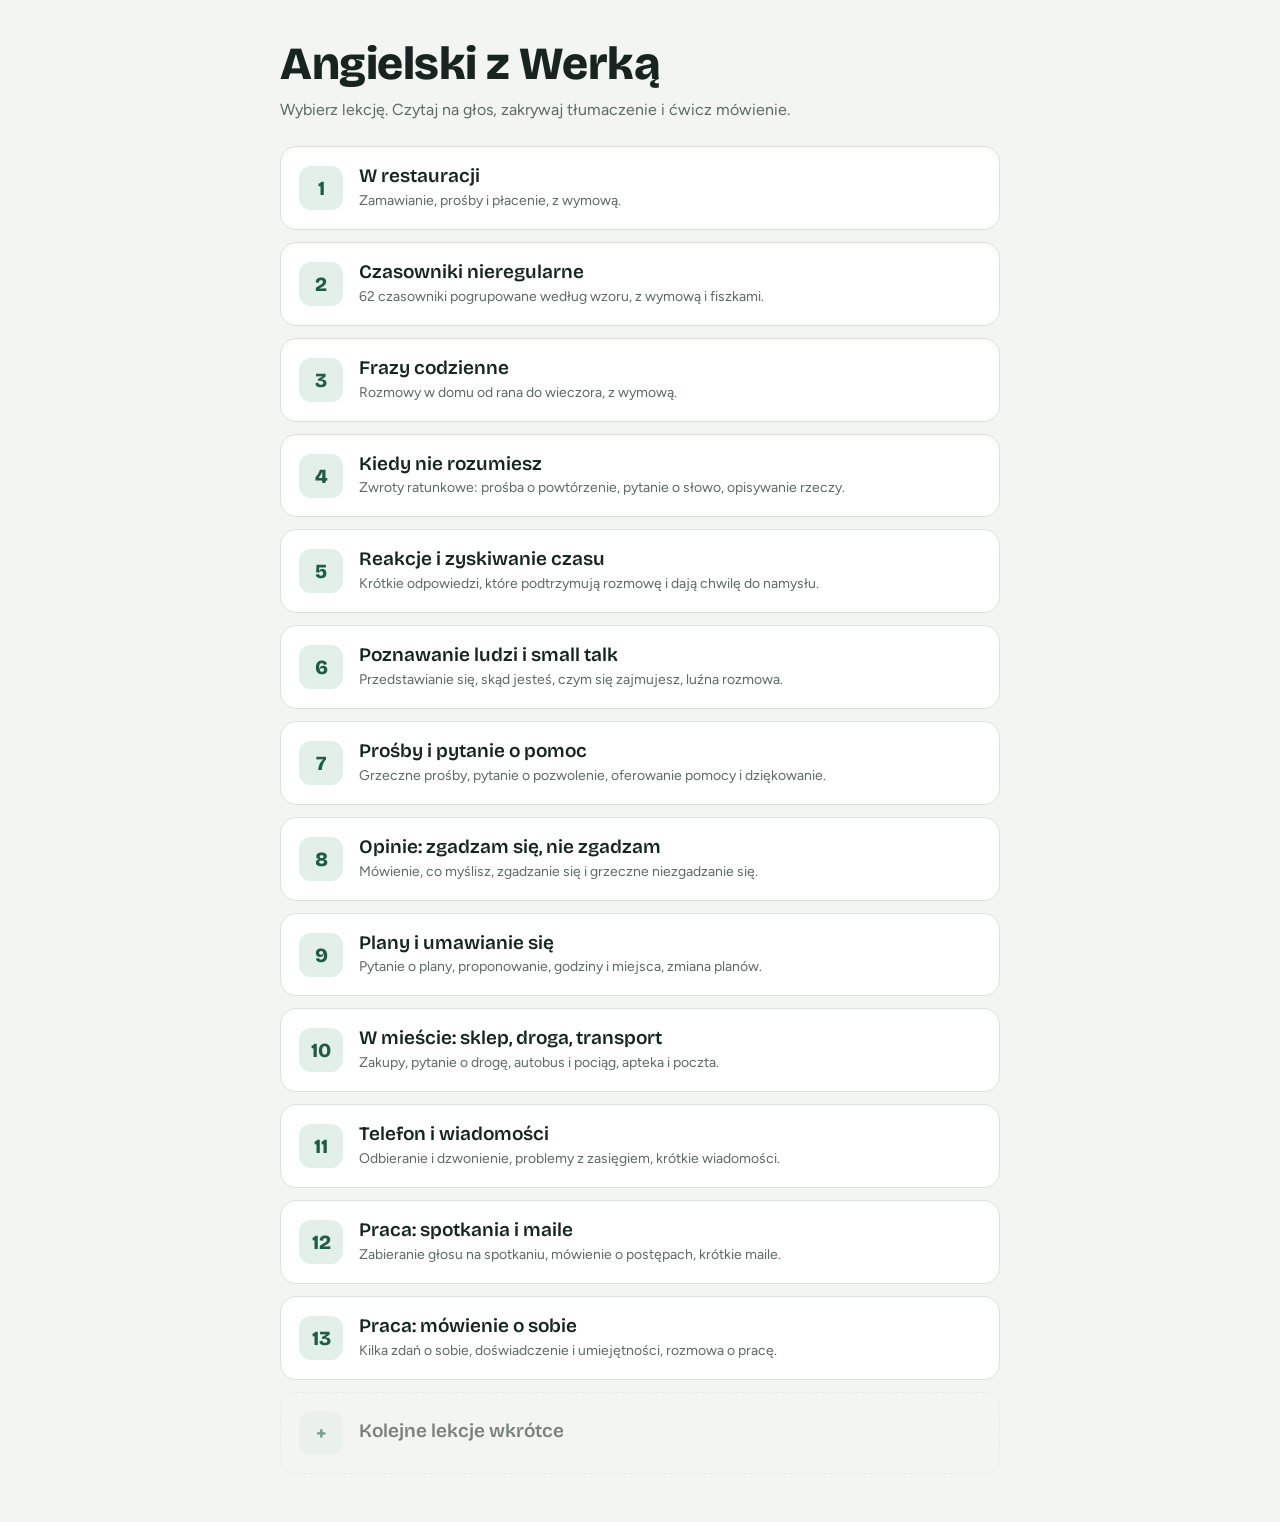
<file: index.html>
<!doctype html>
<html lang="pl">
<meta charset="utf-8">
<meta name="viewport" content="width=device-width, initial-scale=1">
<title>Angielski z Werką</title>
<link rel="stylesheet" href="assets/site.css">
<script src="lessons/lessons.js"></script>
<body class="menu">
<div class="wrap">
  <header>
    <h1>Angielski z Werką</h1>
    <p>Wybierz lekcję. Czytaj na głos, zakrywaj tłumaczenie i ćwicz mówienie.</p>
  </header>
  <ul class="lessons" id="lessons"></ul>
</div>
<script>
// The menu is built from lessons/lessons.js; progress comes from what each lesson saved on this device.
const esc = s => String(s).replace(/[&<>"]/g, c => ({ "&": "&amp;", "<": "&lt;", ">": "&gt;", '"': "&quot;" }[c]));
function progress(slug) {
  try {
    const p = JSON.parse(localStorage.getItem("werka-progress:" + slug));
    if (p && p.total > 0 && p.known > 0) return `<span class="done"><span class="meter"><span style="width:${100 * p.known / p.total}%"></span></span>Umiesz ${p.known} z ${p.total}</span>`;
  } catch (_) {}
  return "";
}
document.getElementById("lessons").innerHTML = LESSONS.map((l, i) => `<li><a class="lesson-link" href="lessons/${esc(l.slug)}.html">
    <span class="num">${i + 1}</span>
    <span class="body"><h2>${esc(l.title)}</h2><p>${esc(l.desc)}</p>${progress(l.slug)}</span>
  </a></li>`).join("") + `<li><div class="lesson-link soon"><span class="num">+</span><span class="body"><h2>Kolejne lekcje wkrótce</h2></span></div></li>`;
</script>
</body>
</html>
</file>
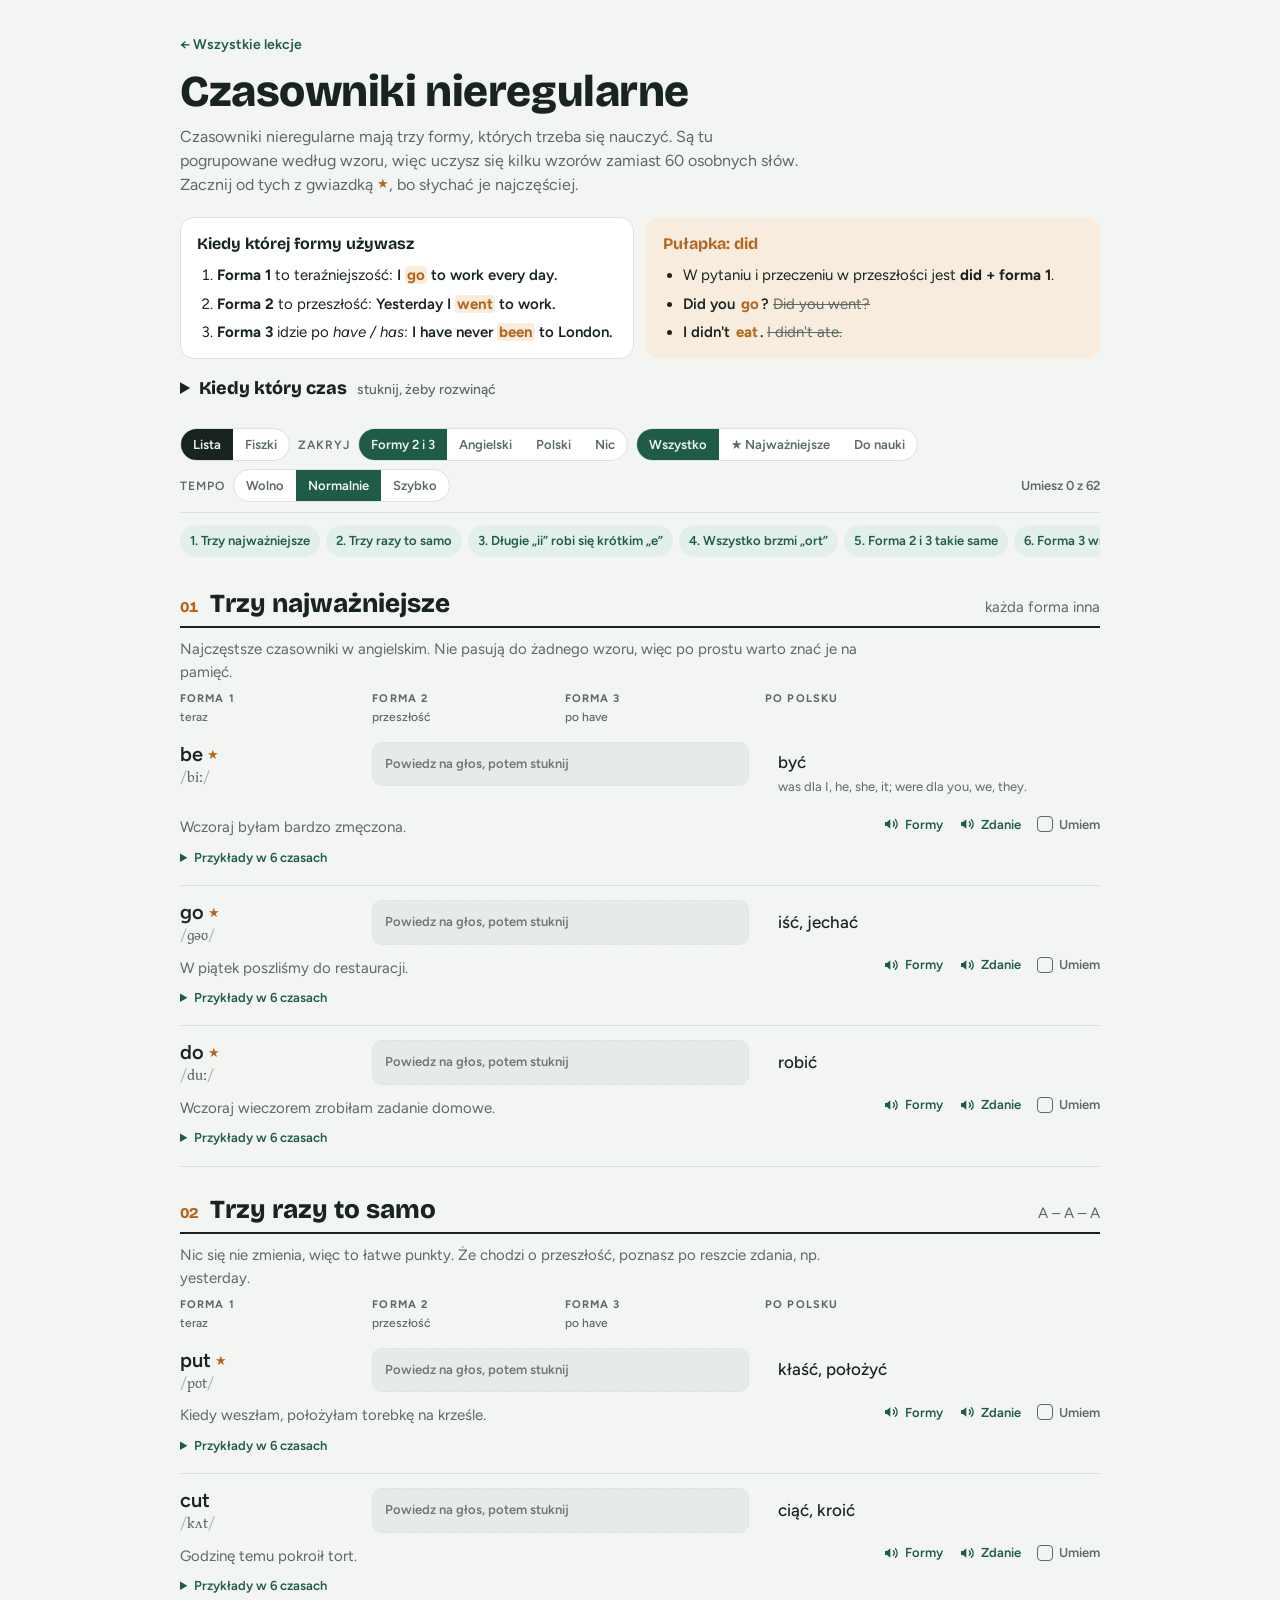
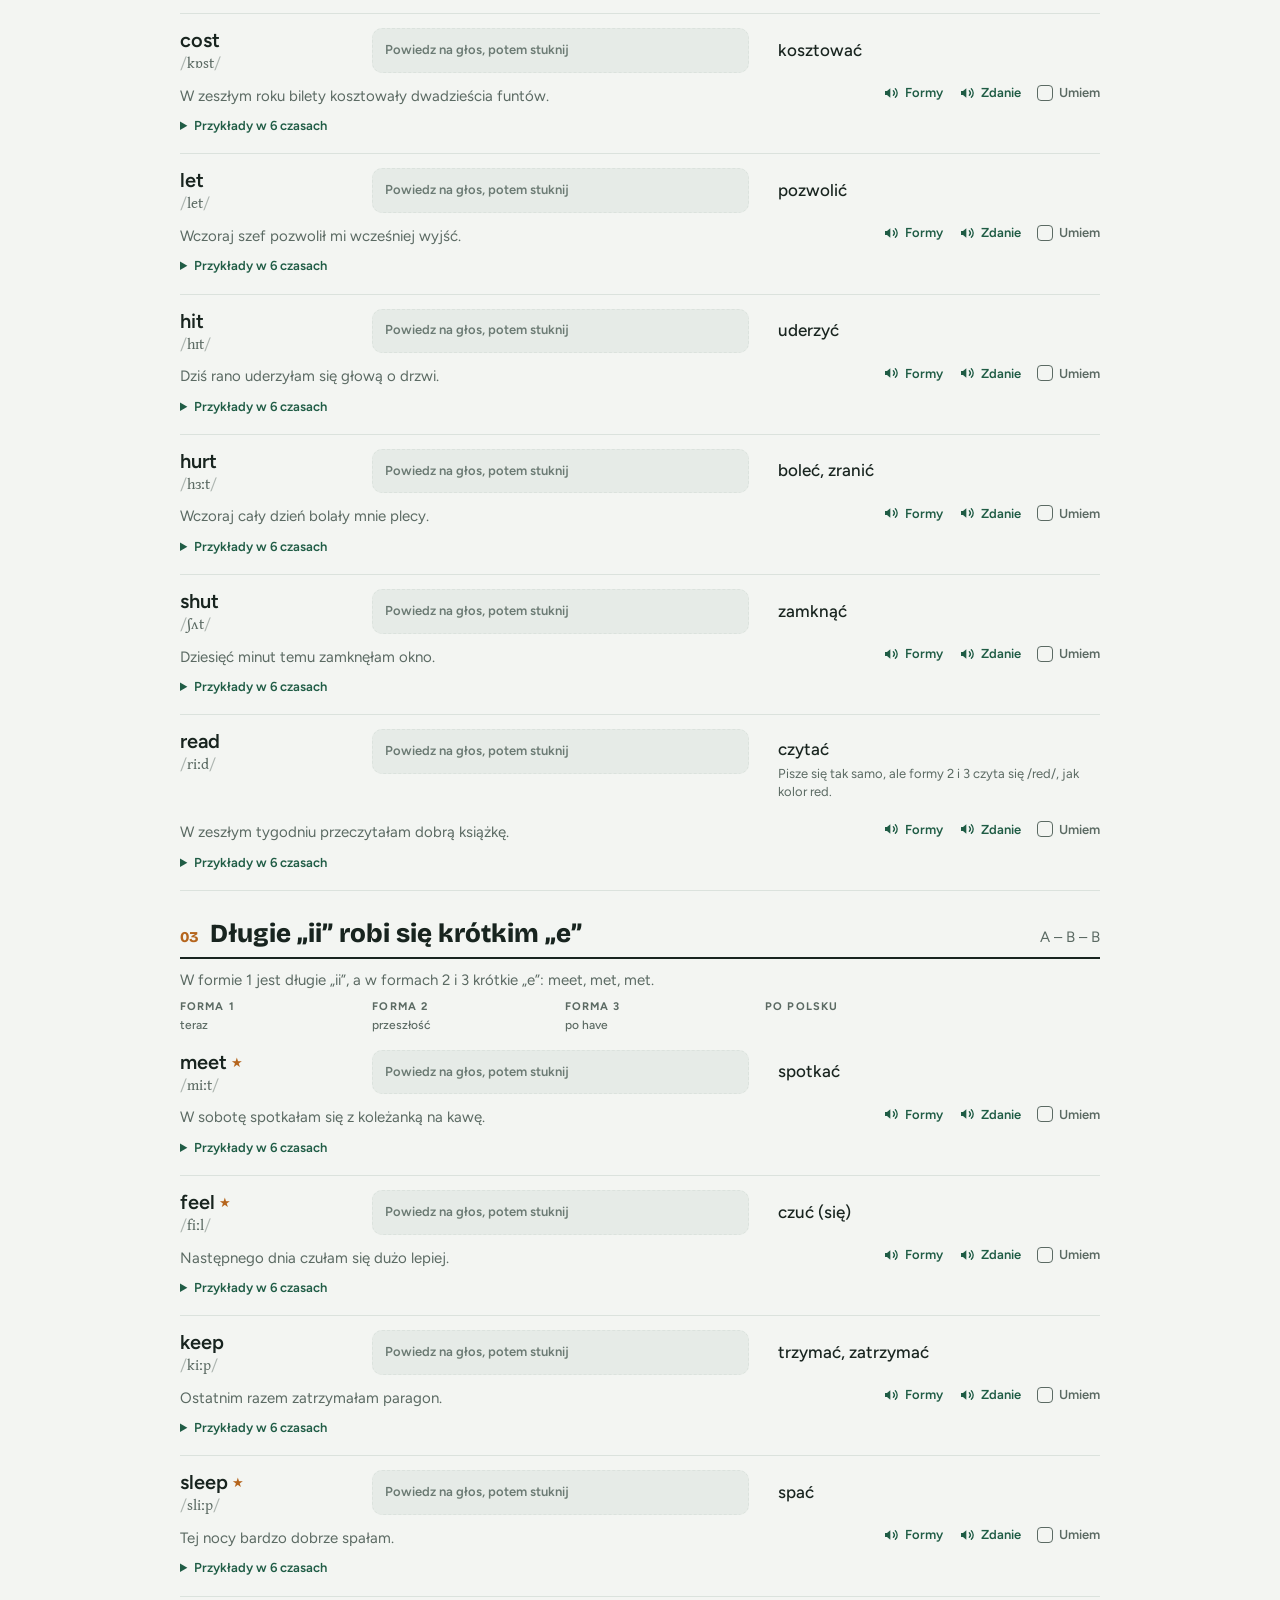
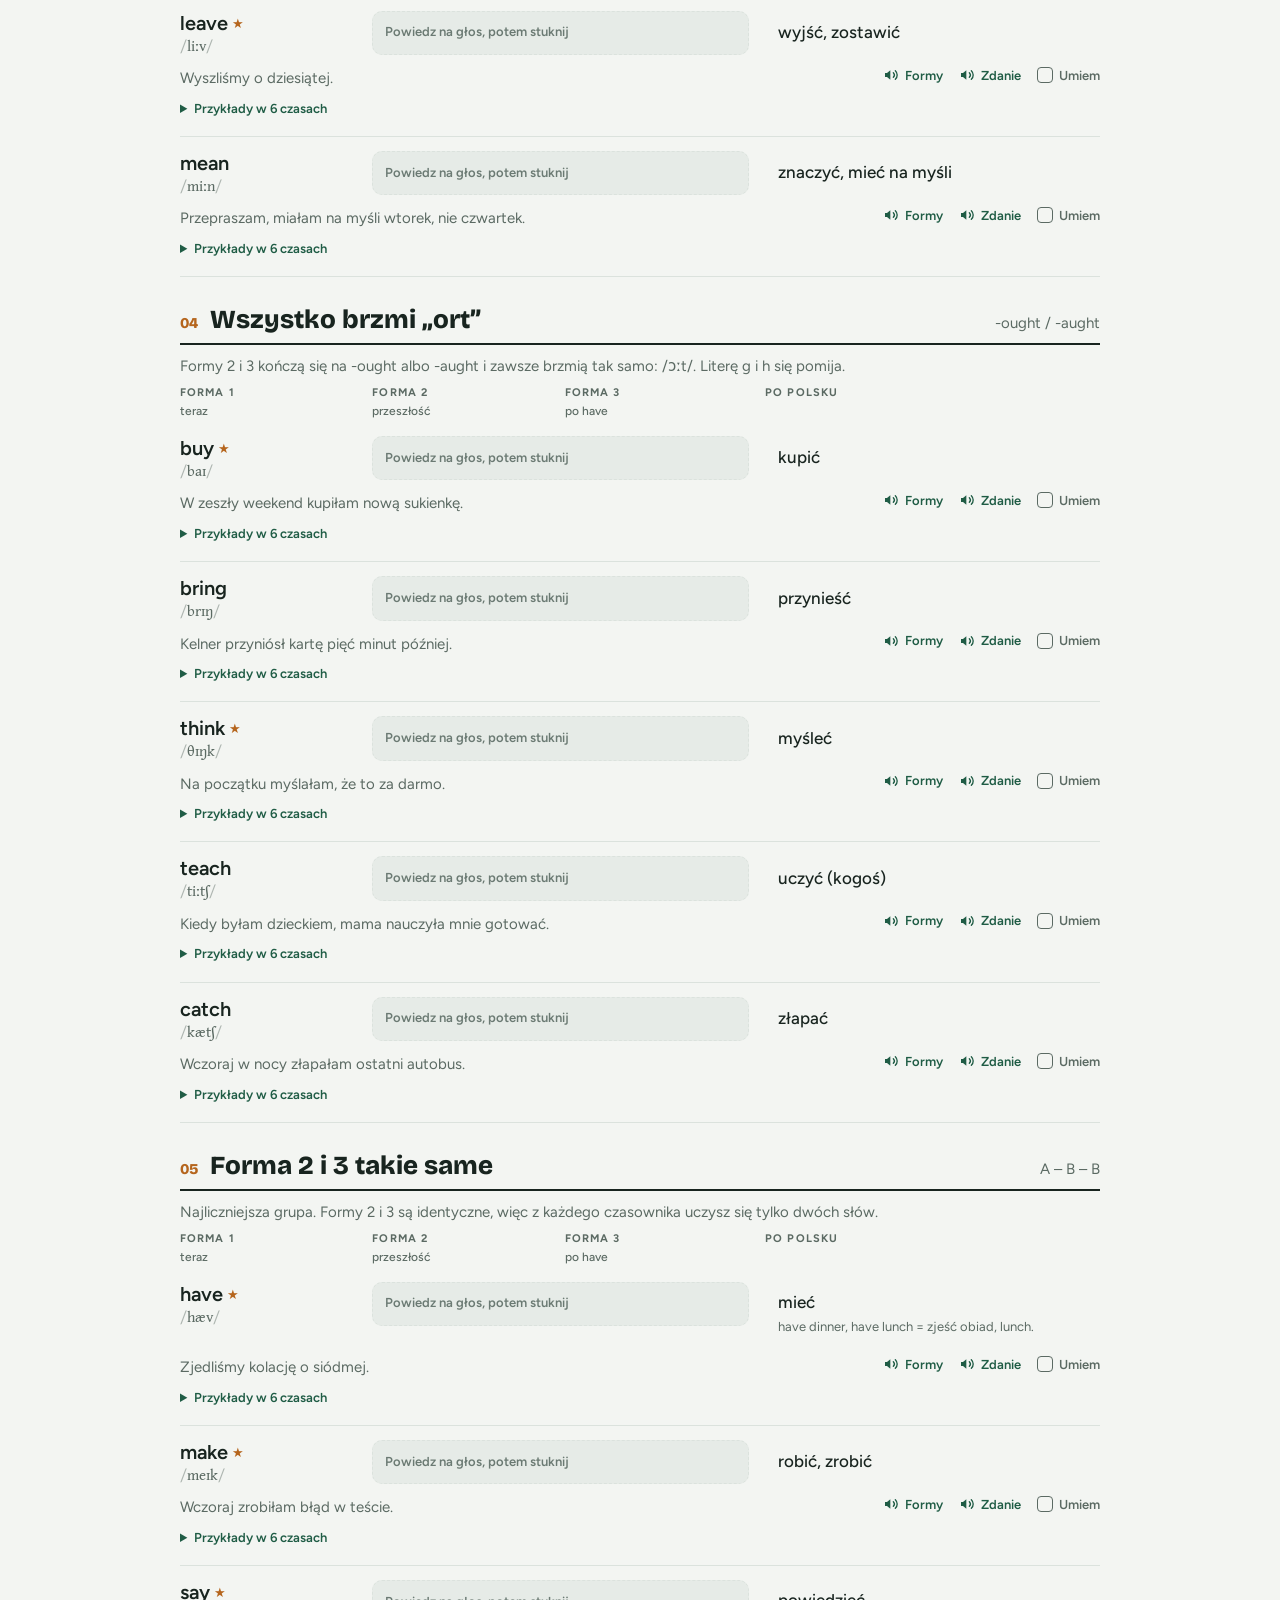
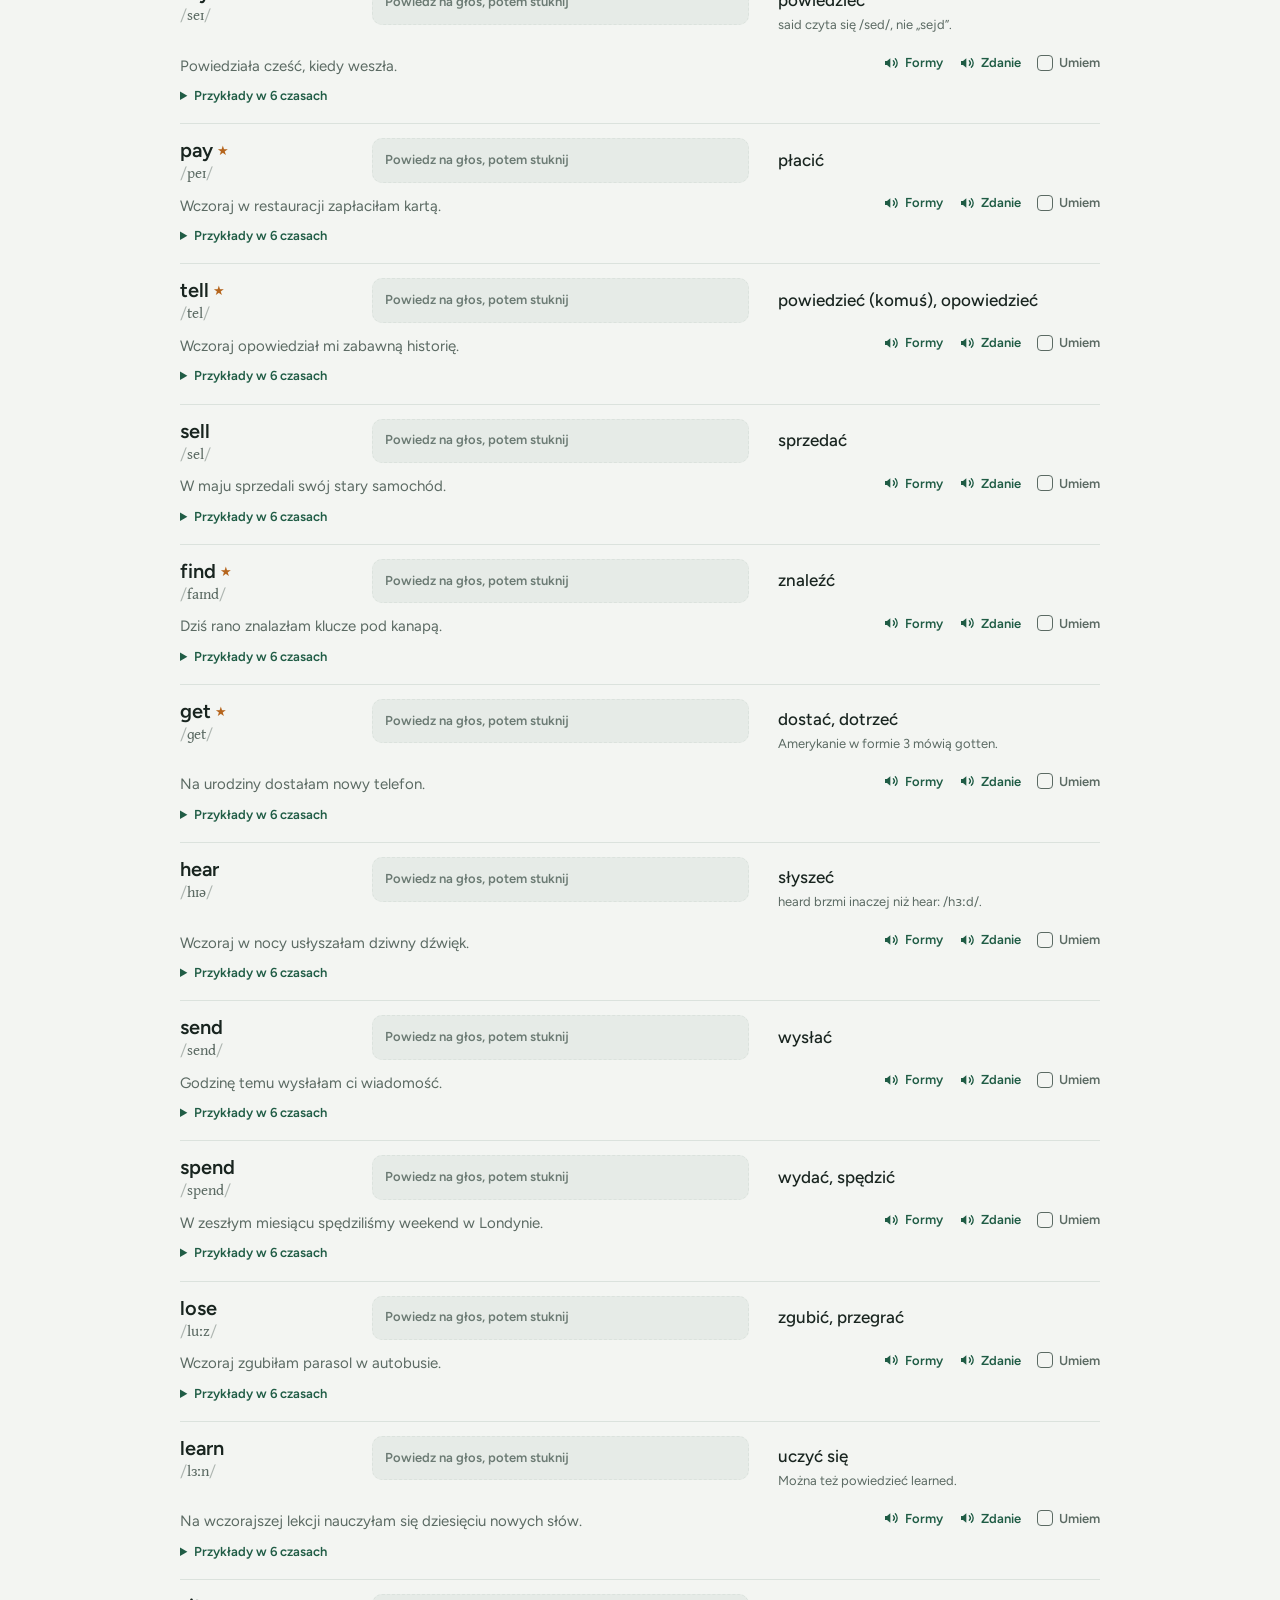
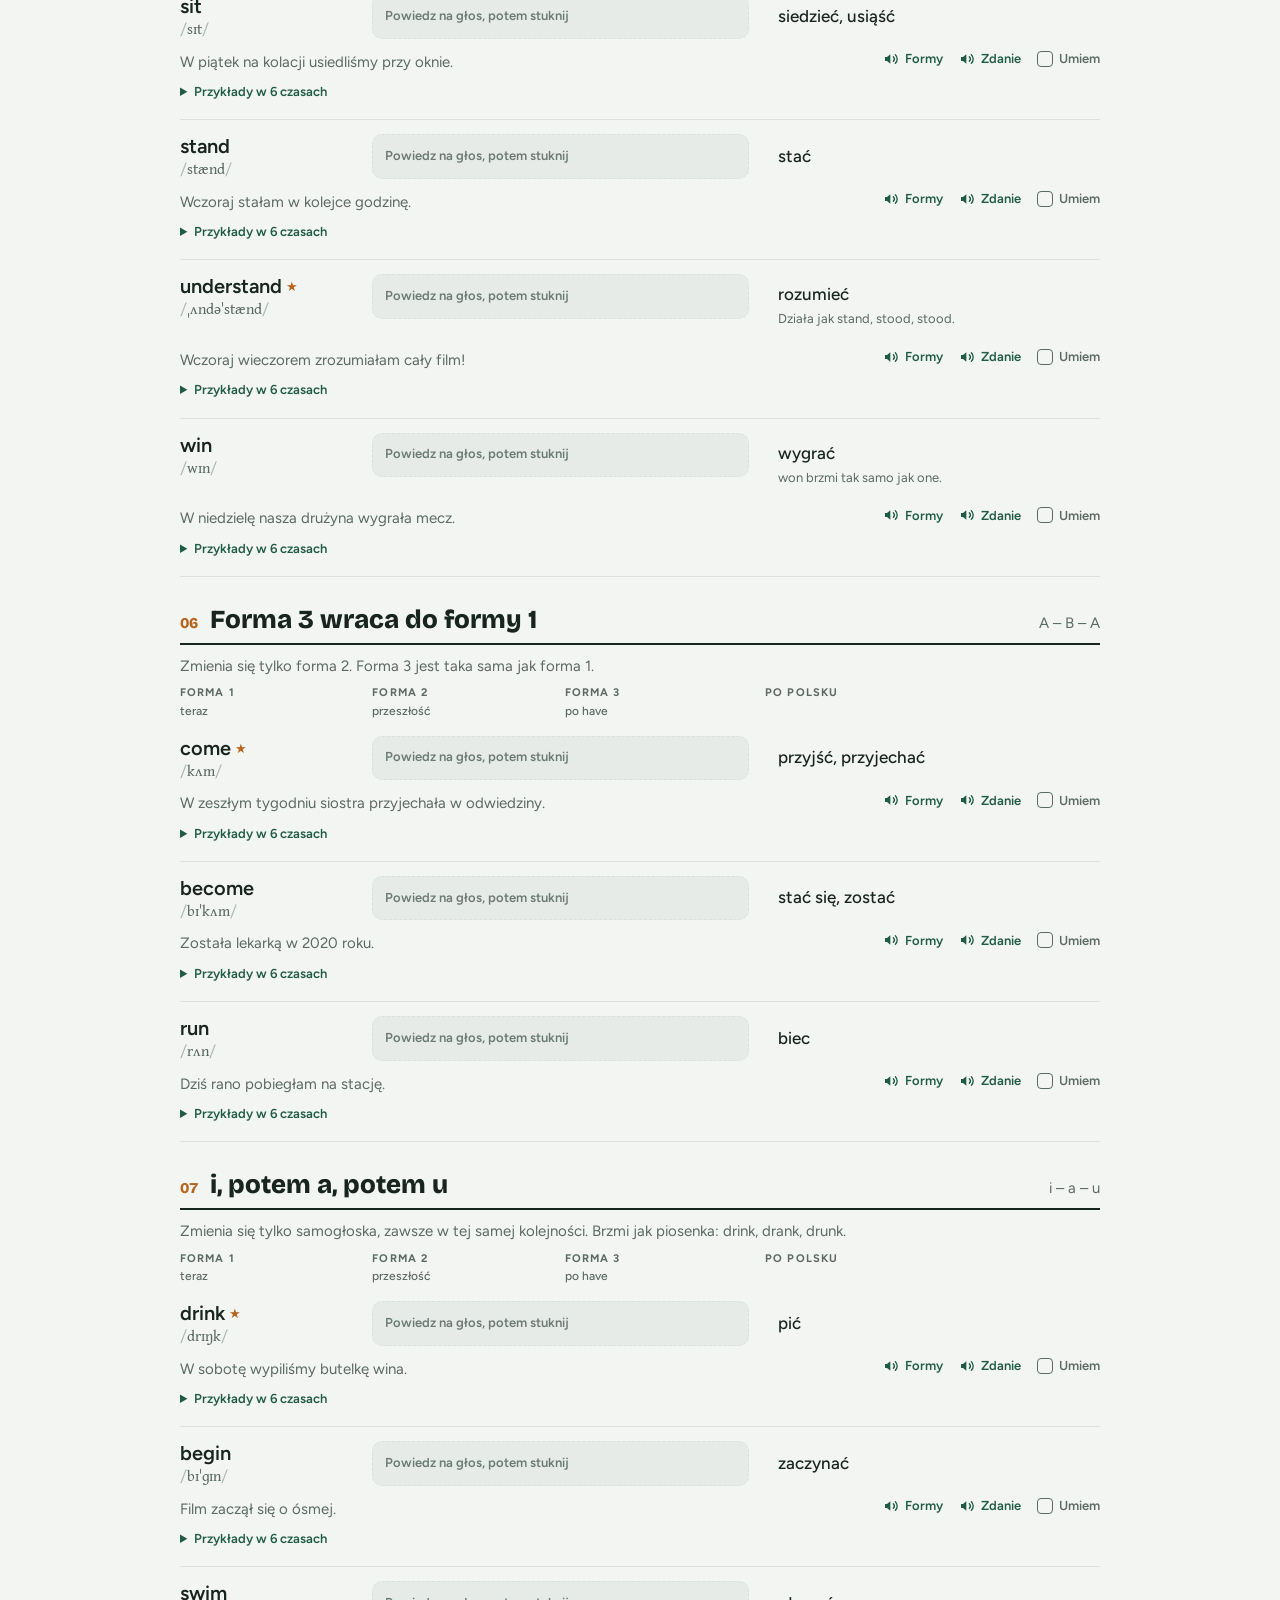
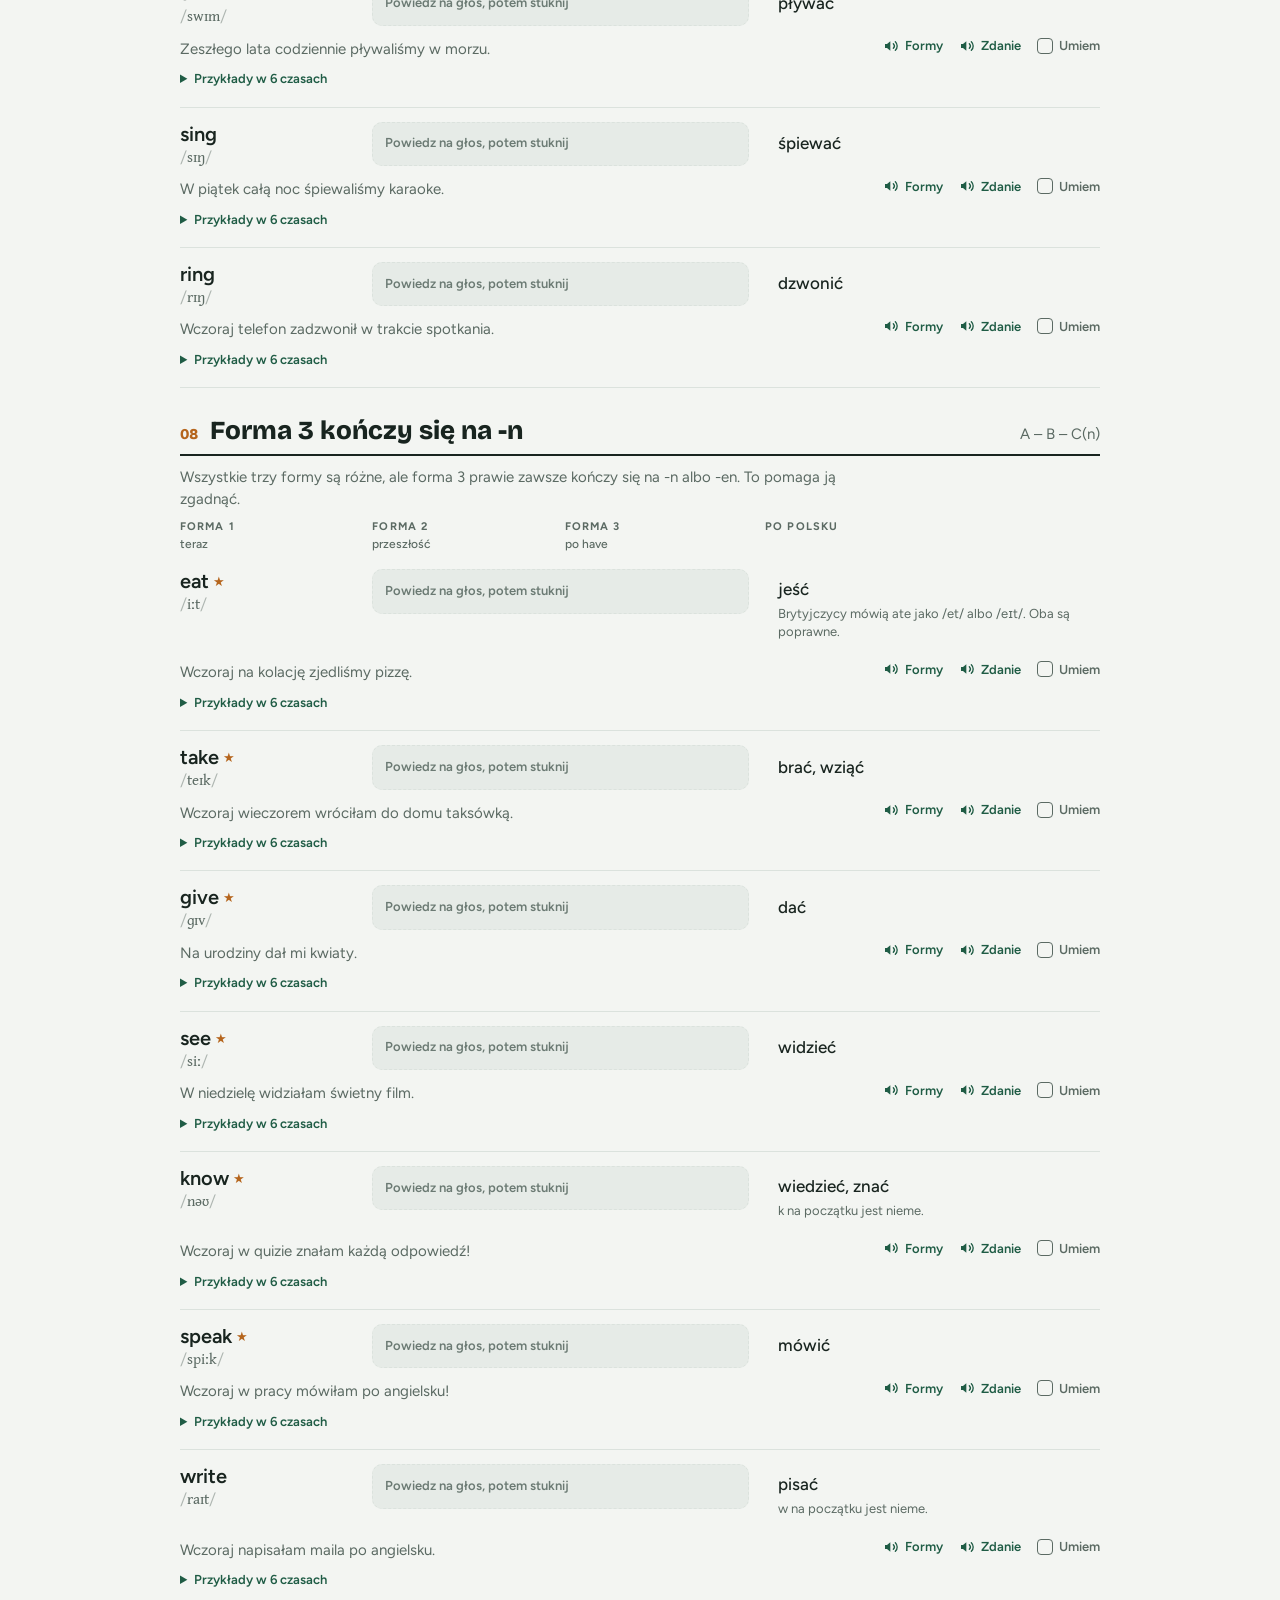
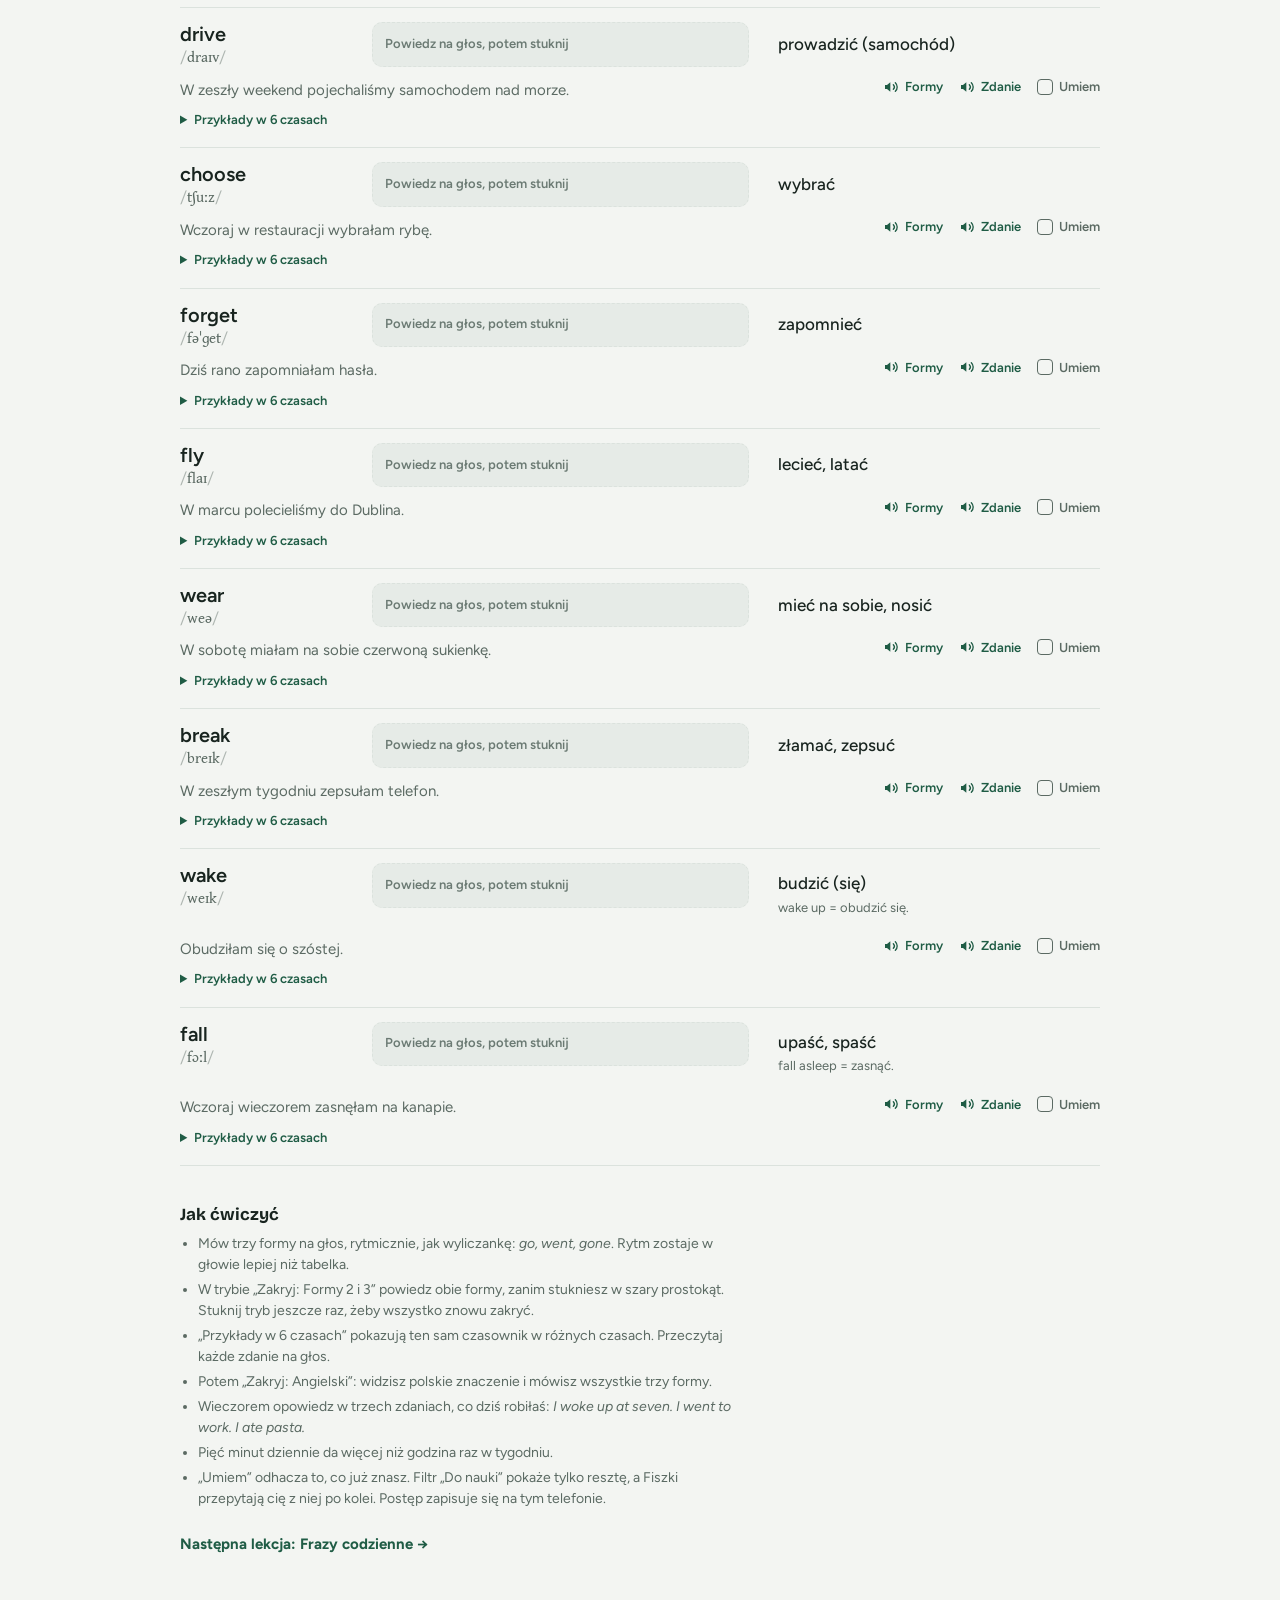
<file: lessons/czasowniki-nieregularne.html>
<!doctype html>
<html lang="pl">
<meta charset="utf-8">
<meta name="viewport" content="width=device-width, initial-scale=1">
<link rel="stylesheet" href="../assets/site.css">
<script src="lessons.js"></script>
<script src="../assets/lesson.js"></script>
<script>
lesson({
  type: "verbs",
  legacyKey: "werka-irregular-known", // progress saved before the shared engine
  intro: "Czasowniki nieregularne mają trzy formy, których trzeba się nauczyć. Są tu pogrupowane według wzoru, więc uczysz się kilku wzorów zamiast 60 osobnych słów. Zacznij od tych z gwiazdką <span class=\"star\" style=\"margin:0\">★</span>, bo słychać je najczęściej.",
  extra: `
<div class="explain">
    <div class="box">
      <h3>Kiedy której formy używasz</h3>
      <ol>
        <li><b>Forma 1</b> to teraźniejszość: <span class="en-ex" lang="en-GB">I <mark>go</mark> to work every day.</span></li>
        <li><b>Forma 2</b> to przeszłość: <span class="en-ex" lang="en-GB">Yesterday I <mark>went</mark> to work.</span></li>
        <li><b>Forma 3</b> idzie po <i>have / has</i>: <span class="en-ex" lang="en-GB">I have never <mark>been</mark> to London.</span></li>
      </ol>
    </div>
    <div class="box warn">
      <h3>Pułapka: did</h3>
      <ul>
        <li>W pytaniu i przeczeniu w przeszłości jest <b>did + forma 1</b>.</li>
        <li><span class="en-ex" lang="en-GB">Did you <mark>go</mark>?</span> <span class="bad" lang="en-GB">Did you went?</span></li>
        <li><span class="en-ex" lang="en-GB">I didn't <mark>eat</mark>.</span> <span class="bad" lang="en-GB">I didn't ate.</span></li>
      </ul>
    </div>
  </div>


  <details class="guide">
    <summary>Kiedy który czas <small>stuknij, żeby rozwinąć</small></summary>
    <div class="tense-grid">
      <div class="tc"><h3>Present Simple</h3><p class="when">Coś, co robisz regularnie, albo coś, co jest zawsze prawdą.</p>
        <dl><dt>Budowa</dt><dd>forma 1 (he, she, it + s)</dd><dt>Sygnały</dt><dd lang="en-GB">every day, usually, often, always</dd></dl>
        <p class="ex1" lang="en-GB">I <mark>eat</mark> breakfast at seven every day.<span class="pl" lang="pl">Codziennie jem śniadanie o siódmej.</span></p></div>
      <div class="tc"><h3>Present Continuous</h3><p class="when">Coś, co dzieje się teraz, albo plan na najbliższe dni.</p>
        <dl><dt>Budowa</dt><dd>am / is / are + -ing</dd><dt>Sygnały</dt><dd lang="en-GB">now, at the moment, tonight</dd></dl>
        <p class="ex1" lang="en-GB">I <mark>am eating</mark>, can I call you later?<span class="pl" lang="pl">Jem, mogę zadzwonić później?</span></p></div>
      <div class="tc"><h3>Past Simple</h3><p class="when">Coś, co się skończyło w przeszłości. Wiadomo kiedy: mówisz to wprost albo wynika to z opowieści.</p>
        <dl><dt>Budowa</dt><dd>forma 2; pytanie: did + forma 1</dd><dt>Sygnały</dt><dd lang="en-GB">yesterday, last week, two days ago, in 2020</dd></dl>
        <p class="ex1" lang="en-GB">I <mark>ate</mark> sushi yesterday.<span class="pl" lang="pl">Wczoraj jadłam sushi.</span></p></div>
      <div class="tc"><h3>Past Continuous</h3><p class="when">Coś, co trwało w jakimś momencie w przeszłości. Często przerywa to coś krótszego (w Past Simple).</p>
        <dl><dt>Budowa</dt><dd>was / were + -ing</dd><dt>Sygnały</dt><dd lang="en-GB">when, while, at 8 pm yesterday</dd></dl>
        <p class="ex1" lang="en-GB">I <mark>was eating</mark> when you called.<span class="pl" lang="pl">Jadłam, kiedy zadzwoniłeś.</span></p></div>
      <div class="tc"><h3>Present Perfect</h3><p class="when">Przeszłość połączona z teraz: doświadczenie w życiu (nie mówisz kiedy) albo skutek widoczny teraz.</p>
        <dl><dt>Budowa</dt><dd>have / has + forma 3</dd><dt>Sygnały</dt><dd lang="en-GB">ever, never, already, just, yet</dd></dl>
        <p class="ex1" lang="en-GB">I <mark>have</mark> never <mark>eaten</mark> sushi.<span class="pl" lang="pl">Nigdy nie jadłam sushi.</span></p>
        <p class="warn">Jeśli mówisz kiedy (yesterday, last week), to zawsze Past Simple.</p></div>
      <div class="tc"><h3>Future Simple</h3><p class="when">Decyzja podjęta w tej chwili, obietnica albo przewidywanie.</p>
        <dl><dt>Budowa</dt><dd>will + forma 1</dd><dt>Sygnały</dt><dd lang="en-GB">tomorrow, I think, probably</dd></dl>
        <p class="ex1" lang="en-GB">I'm not hungry now. I <mark>will eat</mark> later.<span class="pl" lang="pl">Teraz nie jestem głodna. Zjem później.</span></p></div>
      <div class="tc bonus"><h3>Past Perfect <small>dodatkowo</small></h3><p class="when">„Przeszłość przed przeszłością”: coś stało się wcześniej niż inna rzecz w przeszłości.</p>
        <dl><dt>Budowa</dt><dd>had + forma 3</dd><dt>Sygnały</dt><dd lang="en-GB">before, already, by the time</dd></dl>
        <p class="ex1" lang="en-GB">When I arrived, they <mark>had</mark> already <mark>eaten</mark>.<span class="pl" lang="pl">Kiedy przyszłam, oni już zjedli (zanim przyszłam).</span></p></div>
    </div>
  </details>`,
  tips: [
    "Mów trzy formy na głos, rytmicznie, jak wyliczankę: <i lang=\"en-GB\">go, went, gone</i>. Rytm zostaje w głowie lepiej niż tabelka.",
    "W trybie „Zakryj: Formy 2 i 3” powiedz obie formy, zanim stukniesz w szary prostokąt. Stuknij tryb jeszcze raz, żeby wszystko znowu zakryć.",
    "„Przykłady w 6 czasach” pokazują ten sam czasownik w różnych czasach. Przeczytaj każde zdanie na głos.",
    "Potem „Zakryj: Angielski”: widzisz polskie znaczenie i mówisz wszystkie trzy formy.",
    "Wieczorem opowiedz w trzech zdaniach, co dziś robiłaś: <i lang=\"en-GB\">I woke up at seven. I went to work. I ate pasta.</i>",
    "Pięć minut dziennie da więcej niż godzina raz w tygodniu.",
  ],
  // The everyday core to learn first (★).
  starred: "be go do have make say get see come take know think give find tell eat drink buy pay leave meet speak understand sleep put feel",
  // Each verb: base, past, participle, IPA of each (same order), Polish, example in Past Simple (*marks* the verb), its Polish, optional note.
  stages: [
  { pl: "Trzy najważniejsze", pattern: "każda forma inna", tip: "Najczęstsze czasowniki w angielskim. Nie pasują do żadnego wzoru, więc po prostu warto znać je na pamięć.", items: [
    ["be", "was / were", "been", "biː", "wɒz / wɜː", "biːn", "być", "I *was* very tired yesterday.", "Wczoraj byłam bardzo zmęczona.", "was dla I, he, she, it; were dla you, we, they."],
    ["go", "went", "gone", "ɡəʊ", "went", "ɡɒn", "iść, jechać", "We *went* to a restaurant on Friday.", "W piątek poszliśmy do restauracji."],
    ["do", "did", "done", "duː", "dɪd", "dʌn", "robić", "I *did* my homework last night.", "Wczoraj wieczorem zrobiłam zadanie domowe."],
  ]},
  { pl: "Trzy razy to samo", pattern: "A – A – A", tip: "Nic się nie zmienia, więc to łatwe punkty. Że chodzi o przeszłość, poznasz po reszcie zdania, np. yesterday.", items: [
    ["put", "put", "put", "pʊt", "pʊt", "pʊt", "kłaść, położyć", "When I came in, I *put* my bag on the chair.", "Kiedy weszłam, położyłam torebkę na krześle."],
    ["cut", "cut", "cut", "kʌt", "kʌt", "kʌt", "ciąć, kroić", "He *cut* the cake an hour ago.", "Godzinę temu pokroił tort."],
    ["cost", "cost", "cost", "kɒst", "kɒst", "kɒst", "kosztować", "The tickets *cost* twenty pounds last year.", "W zeszłym roku bilety kosztowały dwadzieścia funtów."],
    ["let", "let", "let", "let", "let", "let", "pozwolić", "Yesterday my boss *let* me go home early.", "Wczoraj szef pozwolił mi wcześniej wyjść."],
    ["hit", "hit", "hit", "hɪt", "hɪt", "hɪt", "uderzyć", "This morning I *hit* my head on the door.", "Dziś rano uderzyłam się głową o drzwi."],
    ["hurt", "hurt", "hurt", "hɜːt", "hɜːt", "hɜːt", "boleć, zranić", "My back *hurt* all day yesterday.", "Wczoraj cały dzień bolały mnie plecy."],
    ["shut", "shut", "shut", "ʃʌt", "ʃʌt", "ʃʌt", "zamknąć", "I *shut* the window ten minutes ago.", "Dziesięć minut temu zamknęłam okno."],
    ["read", "read", "read", "riːd", "red", "red", "czytać", "I *read* a good book last week.", "W zeszłym tygodniu przeczytałam dobrą książkę.", "Pisze się tak samo, ale formy 2 i 3 czyta się /red/, jak kolor red."],
  ]},
  { pl: "Długie „ii” robi się krótkim „e”", pattern: "A – B – B", tip: "W formie 1 jest długie „ii”, a w formach 2 i 3 krótkie „e”: meet, met, met.", items: [
    ["meet", "met", "met", "miːt", "met", "met", "spotkać", "On Saturday I *met* my friend for coffee.", "W sobotę spotkałam się z koleżanką na kawę."],
    ["feel", "felt", "felt", "fiːl", "felt", "felt", "czuć (się)", "I *felt* much better the next day.", "Następnego dnia czułam się dużo lepiej."],
    ["keep", "kept", "kept", "kiːp", "kept", "kept", "trzymać, zatrzymać", "Last time I *kept* the receipt.", "Ostatnim razem zatrzymałam paragon."],
    ["sleep", "slept", "slept", "sliːp", "slept", "slept", "spać", "I *slept* very well last night.", "Tej nocy bardzo dobrze spałam."],
    ["leave", "left", "left", "liːv", "left", "left", "wyjść, zostawić", "We *left* at ten.", "Wyszliśmy o dziesiątej."],
    ["mean", "meant", "meant", "miːn", "ment", "ment", "znaczyć, mieć na myśli", "Sorry, I *meant* Tuesday, not Thursday.", "Przepraszam, miałam na myśli wtorek, nie czwartek."],
  ]},
  { pl: "Wszystko brzmi „ort”", pattern: "-ought / -aught", tip: "Formy 2 i 3 kończą się na -ought albo -aught i zawsze brzmią tak samo: /ɔːt/. Literę g i h się pomija.", items: [
    ["buy", "bought", "bought", "baɪ", "bɔːt", "bɔːt", "kupić", "I *bought* a new dress last weekend.", "W zeszły weekend kupiłam nową sukienkę."],
    ["bring", "brought", "brought", "brɪŋ", "brɔːt", "brɔːt", "przynieść", "The waiter *brought* the menu five minutes later.", "Kelner przyniósł kartę pięć minut później."],
    ["think", "thought", "thought", "θɪŋk", "θɔːt", "θɔːt", "myśleć", "At first I *thought* it was free.", "Na początku myślałam, że to za darmo."],
    ["teach", "taught", "taught", "tiːtʃ", "tɔːt", "tɔːt", "uczyć (kogoś)", "When I was a child, my mum *taught* me to cook.", "Kiedy byłam dzieckiem, mama nauczyła mnie gotować."],
    ["catch", "caught", "caught", "kætʃ", "kɔːt", "kɔːt", "złapać", "Last night I *caught* the last bus.", "Wczoraj w nocy złapałam ostatni autobus."],
  ]},
  { pl: "Forma 2 i 3 takie same", pattern: "A – B – B", tip: "Najliczniejsza grupa. Formy 2 i 3 są identyczne, więc z każdego czasownika uczysz się tylko dwóch słów.", items: [
    ["have", "had", "had", "hæv", "hæd", "hæd", "mieć", "We *had* dinner at seven.", "Zjedliśmy kolację o siódmej.", "have dinner, have lunch = zjeść obiad, lunch."],
    ["make", "made", "made", "meɪk", "meɪd", "meɪd", "robić, zrobić", "I *made* a mistake in my test yesterday.", "Wczoraj zrobiłam błąd w teście."],
    ["say", "said", "said", "seɪ", "sed", "sed", "powiedzieć", "She *said* hello when she came in.", "Powiedziała cześć, kiedy weszła.", "said czyta się /sed/, nie „sejd”."],
    ["pay", "paid", "paid", "peɪ", "peɪd", "peɪd", "płacić", "At the restaurant last night I *paid* by card.", "Wczoraj w restauracji zapłaciłam kartą."],
    ["tell", "told", "told", "tel", "təʊld", "təʊld", "powiedzieć (komuś), opowiedzieć", "Yesterday he *told* me a funny story.", "Wczoraj opowiedział mi zabawną historię."],
    ["sell", "sold", "sold", "sel", "səʊld", "səʊld", "sprzedać", "They *sold* their old car in May.", "W maju sprzedali swój stary samochód."],
    ["find", "found", "found", "faɪnd", "faʊnd", "faʊnd", "znaleźć", "This morning I *found* my keys under the sofa.", "Dziś rano znalazłam klucze pod kanapą."],
    ["get", "got", "got", "ɡet", "ɡɒt", "ɡɒt", "dostać, dotrzeć", "I *got* a new phone for my birthday.", "Na urodziny dostałam nowy telefon.", "Amerykanie w formie 3 mówią gotten."],
    ["hear", "heard", "heard", "hɪə", "hɜːd", "hɜːd", "słyszeć", "I *heard* a strange noise last night.", "Wczoraj w nocy usłyszałam dziwny dźwięk.", "heard brzmi inaczej niż hear: /hɜːd/."],
    ["send", "sent", "sent", "send", "sent", "sent", "wysłać", "I *sent* you a message an hour ago.", "Godzinę temu wysłałam ci wiadomość."],
    ["spend", "spent", "spent", "spend", "spent", "spent", "wydać, spędzić", "Last month we *spent* a weekend in London.", "W zeszłym miesiącu spędziliśmy weekend w Londynie."],
    ["lose", "lost", "lost", "luːz", "lɒst", "lɒst", "zgubić, przegrać", "Yesterday I *lost* my umbrella on the bus.", "Wczoraj zgubiłam parasol w autobusie."],
    ["learn", "learnt", "learnt", "lɜːn", "lɜːnt", "lɜːnt", "uczyć się", "In yesterday's lesson I *learnt* ten new words.", "Na wczorajszej lekcji nauczyłam się dziesięciu nowych słów.", "Można też powiedzieć learned."],
    ["sit", "sat", "sat", "sɪt", "sæt", "sæt", "siedzieć, usiąść", "At dinner on Friday we *sat* by the window.", "W piątek na kolacji usiedliśmy przy oknie."],
    ["stand", "stood", "stood", "stænd", "stʊd", "stʊd", "stać", "Yesterday I *stood* in the queue for an hour.", "Wczoraj stałam w kolejce godzinę."],
    ["understand", "understood", "understood", "ˌʌndəˈstænd", "ˌʌndəˈstʊd", "ˌʌndəˈstʊd", "rozumieć", "I *understood* the whole film last night!", "Wczoraj wieczorem zrozumiałam cały film!", "Działa jak stand, stood, stood."],
    ["win", "won", "won", "wɪn", "wʌn", "wʌn", "wygrać", "Our team *won* the match on Sunday.", "W niedzielę nasza drużyna wygrała mecz.", "won brzmi tak samo jak one."],
  ]},
  { pl: "Forma 3 wraca do formy 1", pattern: "A – B – A", tip: "Zmienia się tylko forma 2. Forma 3 jest taka sama jak forma 1.", items: [
    ["come", "came", "come", "kʌm", "keɪm", "kʌm", "przyjść, przyjechać", "My sister *came* to visit last week.", "W zeszłym tygodniu siostra przyjechała w odwiedziny."],
    ["become", "became", "become", "bɪˈkʌm", "bɪˈkeɪm", "bɪˈkʌm", "stać się, zostać", "She *became* a doctor in 2020.", "Została lekarką w 2020 roku."],
    ["run", "ran", "run", "rʌn", "ræn", "rʌn", "biec", "This morning I *ran* to the station.", "Dziś rano pobiegłam na stację."],
  ]},
  { pl: "i, potem a, potem u", pattern: "i – a – u", tip: "Zmienia się tylko samogłoska, zawsze w tej samej kolejności. Brzmi jak piosenka: drink, drank, drunk.", items: [
    ["drink", "drank", "drunk", "drɪŋk", "dræŋk", "drʌŋk", "pić", "On Saturday we *drank* a bottle of wine.", "W sobotę wypiliśmy butelkę wina."],
    ["begin", "began", "begun", "bɪˈɡɪn", "bɪˈɡæn", "bɪˈɡʌn", "zaczynać", "The film *began* at eight.", "Film zaczął się o ósmej."],
    ["swim", "swam", "swum", "swɪm", "swæm", "swʌm", "pływać", "Last summer we *swam* in the sea every day.", "Zeszłego lata codziennie pływaliśmy w morzu."],
    ["sing", "sang", "sung", "sɪŋ", "sæŋ", "sʌŋ", "śpiewać", "On Friday we *sang* karaoke all night.", "W piątek całą noc śpiewaliśmy karaoke."],
    ["ring", "rang", "rung", "rɪŋ", "ræŋ", "rʌŋ", "dzwonić", "My phone *rang* during the meeting yesterday.", "Wczoraj telefon zadzwonił w trakcie spotkania."],
  ]},
  { pl: "Forma 3 kończy się na -n", pattern: "A – B – C(n)", tip: "Wszystkie trzy formy są różne, ale forma 3 prawie zawsze kończy się na -n albo -en. To pomaga ją zgadnąć.", items: [
    ["eat", "ate", "eaten", "iːt", "et", "ˈiːtn", "jeść", "Yesterday we *ate* pizza for dinner.", "Wczoraj na kolację zjedliśmy pizzę.", "Brytyjczycy mówią ate jako /et/ albo /eɪt/. Oba są poprawne."],
    ["take", "took", "taken", "teɪk", "tʊk", "ˈteɪkən", "brać, wziąć", "I *took* a taxi home last night.", "Wczoraj wieczorem wróciłam do domu taksówką."],
    ["give", "gave", "given", "ɡɪv", "ɡeɪv", "ˈɡɪvn", "dać", "He *gave* me flowers on my birthday.", "Na urodziny dał mi kwiaty."],
    ["see", "saw", "seen", "siː", "sɔː", "siːn", "widzieć", "I *saw* a great film on Sunday.", "W niedzielę widziałam świetny film."],
    ["know", "knew", "known", "nəʊ", "njuː", "nəʊn", "wiedzieć, znać", "In the quiz last night I *knew* every answer!", "Wczoraj w quizie znałam każdą odpowiedź!", "k na początku jest nieme."],
    ["speak", "spoke", "spoken", "spiːk", "spəʊk", "ˈspəʊkən", "mówić", "Yesterday I *spoke* English at work!", "Wczoraj w pracy mówiłam po angielsku!"],
    ["write", "wrote", "written", "raɪt", "rəʊt", "ˈrɪtn", "pisać", "Yesterday I *wrote* an email in English.", "Wczoraj napisałam maila po angielsku.", "w na początku jest nieme."],
    ["drive", "drove", "driven", "draɪv", "drəʊv", "ˈdrɪvn", "prowadzić (samochód)", "Last weekend we *drove* to the seaside.", "W zeszły weekend pojechaliśmy samochodem nad morze."],
    ["choose", "chose", "chosen", "tʃuːz", "tʃəʊz", "ˈtʃəʊzn", "wybrać", "At the restaurant last night I *chose* the fish.", "Wczoraj w restauracji wybrałam rybę."],
    ["forget", "forgot", "forgotten", "fəˈɡet", "fəˈɡɒt", "fəˈɡɒtn", "zapomnieć", "This morning I *forgot* my password.", "Dziś rano zapomniałam hasła."],
    ["fly", "flew", "flown", "flaɪ", "fluː", "fləʊn", "lecieć, latać", "In March we *flew* to Dublin.", "W marcu polecieliśmy do Dublina."],
    ["wear", "wore", "worn", "weə", "wɔː", "wɔːn", "mieć na sobie, nosić", "On Saturday I *wore* my red dress.", "W sobotę miałam na sobie czerwoną sukienkę."],
    ["break", "broke", "broken", "breɪk", "brəʊk", "ˈbrəʊkən", "złamać, zepsuć", "I *broke* my phone last week.", "W zeszłym tygodniu zepsułam telefon."],
    ["wake", "woke", "woken", "weɪk", "wəʊk", "ˈwəʊkən", "budzić (się)", "I *woke* up at six.", "Obudziłam się o szóstej.", "wake up = obudzić się."],
    ["fall", "fell", "fallen", "fɔːl", "fel", "ˈfɔːlən", "upaść, spaść", "Last night I *fell* asleep on the sofa.", "Wczoraj wieczorem zasnęłam na kanapie.", "fall asleep = zasnąć."],
  ]},
],
  // Rows of "Przykłady w 6 czasach"; Past Simple comes from the main example.
  tenseInfo: [
  ["Present Simple", "zwykle, regularnie"],
  ["Present Continuous", "teraz, w tej chwili"],
  ["Past Simple", "skończone, wiadomo kiedy"],
  ["Past Continuous", "trwało w przeszłości"],
  ["Present Perfect", "doświadczenie, skutek teraz"],
  ["Future Simple", "decyzja, obietnica, przyszłość"],
],
  // More examples per verb: Present Simple, Present Continuous, Past Continuous, Present Perfect, Future Simple.
  // null = the verb is normally not used in continuous tenses.
  tenses: {
  be: [["I *am* from Poland.", "Jestem z Polski."], null, null, ["I *have been* to London twice.", "Byłam w Londynie dwa razy."], ["I *will be* home at six.", "Będę w domu o szóstej."]],
  go: [["I *go* to work by bus.", "Jeżdżę do pracy autobusem."], ["I *am going* to the shop.", "Idę do sklepu."], ["I *was going* home when it started to rain.", "Szłam do domu, kiedy zaczęło padać."], ["She *has gone* out.", "Wyszła i jeszcze jej nie ma."], ["We *will go* to the cinema tomorrow.", "Jutro pójdziemy do kina."]],
  do: [["I *do* yoga on Mondays.", "W poniedziałki ćwiczę jogę."], ["What *are you doing*?", "Co robisz?"], ["I *was doing* the dishes when you called.", "Zmywałam naczynia, kiedy zadzwoniłeś."], ["I *have done* the shopping.", "Zrobiłam już zakupy."], ["I *will do* it later.", "Zrobię to później."]],

  put: [["I always *put* my keys here.", "Zawsze kładę tu klucze."], ["I *am putting* the food in the fridge.", "Wkładam jedzenie do lodówki."], ["She *was putting* on her coat.", "Zakładała płaszcz."], ["Where *have you put* my phone?", "Gdzie położyłeś mój telefon?"], ["I *will put* it on the table.", "Położę to na stole."]],
  cut: [["I *cut* the bread with this knife.", "Kroję chleb tym nożem."], ["He *is cutting* the vegetables.", "Kroi warzywa."], ["I *was cutting* onions, so I was crying.", "Kroiłam cebulę, więc płakałam."], ["I *have cut* my finger!", "Skaleczyłam się w palec!"], ["I *will cut* the cake.", "Pokroję tort."]],
  cost: [["Coffee *costs* three pounds here.", "Kawa kosztuje tu trzy funty."], null, null, ["This trip *has cost* us a lot of money.", "Ta wycieczka kosztowała nas dużo pieniędzy."], ["It *will cost* about fifty pounds.", "To będzie kosztować około pięćdziesięciu funtów."]],
  let: [["My parents *let* me use their car.", "Rodzice pozwalają mi jeździć ich samochodem."], ["They *are letting* us leave early today.", "Dziś pozwalają nam wyjść wcześniej."], ["The guard *wasn't letting* anyone in.", "Ochroniarz nikogo nie wpuszczał."], ["She *has* never *let* me drive.", "Nigdy nie pozwoliła mi prowadzić."], ["I *will let* you know.", "Dam ci znać."]],
  hit: [["He *hits* the ball very hard.", "Bardzo mocno uderza piłkę."], ["The storm *is hitting* the coast now.", "Burza uderza teraz w wybrzeże."], ["The rain *was hitting* the windows all night.", "Deszcz całą noc uderzał w okna."], ["A car *has hit* a tree.", "Samochód uderzył w drzewo."], ["Careful, you *will hit* your head!", "Uważaj, uderzysz się w głowę!"]],
  hurt: [["My feet *hurt* after work.", "Po pracy bolą mnie stopy."], ["My back *is hurting*.", "Bolą mnie plecy."], ["My tooth *was hurting* all night.", "Ząb bolał mnie całą noc."], ["I *have hurt* my knee.", "Zraniłam się w kolano."], ["It *won't hurt*, I promise.", "Nie będzie bolało, obiecuję."]],
  shut: [["The shop *shuts* at eight.", "Sklep zamyka się o ósmej."], ["They *are shutting* the restaurant for the winter.", "Zamykają restaurację na zimę."], ["I *was shutting* the door when the phone rang.", "Zamykałam drzwi, kiedy zadzwonił telefon."], ["*Have you shut* the window?", "Zamknąłeś okno?"], ["I *will shut* the door.", "Zamknę drzwi."]],
  read: [["I *read* before bed.", "Czytam przed snem."], ["I *am reading* a great book.", "Czytam świetną książkę."], ["I *was reading* when you called.", "Czytałam, kiedy zadzwoniłeś."], ["*Have you read* this book?", "Czytałeś tę książkę?"], ["I *will read* it tonight.", "Przeczytam to dziś wieczorem."]],

  meet: [["We *meet* every Friday.", "Spotykamy się w każdy piątek."], ["I *am meeting* Anna tonight.", "Dziś wieczorem spotykam się z Anną."], ["I *was meeting* a client at the time.", "W tym czasie spotykałam się z klientem."], ["*Have we met* before?", "Czy my się już znamy?"], ["I *will meet* you at the station.", "Spotkamy się na stacji."]],
  feel: [["I *feel* happy today.", "Czuję się dziś szczęśliwa."], ["*Are you feeling* better?", "Czujesz się lepiej?"], ["I *wasn't feeling* well yesterday.", "Wczoraj nie czułam się dobrze."], ["I *have* never *felt* so tired.", "Nigdy nie czułam się tak zmęczona."], ["You *will feel* better tomorrow.", "Jutro poczujesz się lepiej."]],
  keep: [["I *keep* my passport in a drawer.", "Trzymam paszport w szufladzie."], ["This job *is keeping* me very busy.", "Ta praca bardzo mnie zajmuje."], ["He *was keeping* a secret from me.", "Ukrywał przede mną sekret."], ["I *have kept* all your letters.", "Zachowałam wszystkie twoje listy."], ["I *will keep* it safe.", "Przechowam to w bezpiecznym miejscu."]],
  sleep: [["I usually *sleep* eight hours.", "Zwykle śpię osiem godzin."], ["Shh, the baby *is sleeping*.", "Ćśś, dziecko śpi."], ["I *was sleeping* when you called.", "Spałam, kiedy zadzwoniłeś."], ["I *haven't slept* well this week.", "W tym tygodniu się nie wysypiam."], ["I *will sleep* on the sofa.", "Będę spać na kanapie."]],
  leave: [["The train *leaves* at nine.", "Pociąg odjeżdża o dziewiątej."], ["Hurry up, we *are leaving*!", "Pospiesz się, wychodzimy!"], ["I *was leaving* the office when he called.", "Wychodziłam z biura, kiedy zadzwonił."], ["Oh no, I *have left* my phone at home!", "O nie, zostawiłam telefon w domu!"], ["I *will leave* at five.", "Wyjdę o piątej."]],
  mean: [["What *does* this word *mean*?", "Co znaczy to słowo?"], null, null, ["I *have meant* to call you all week.", "Cały tydzień chciałam do ciebie zadzwonić."], ["That *will mean* more work for us.", "To będzie oznaczać więcej pracy dla nas."]],

  buy: [["I *buy* bread every morning.", "Co rano kupuję chleb."], ["We *are buying* a new flat.", "Kupujemy nowe mieszkanie."], ["I *was buying* a coffee when I saw him.", "Kupowałam kawę, kiedy go zobaczyłam."], ["I *have* just *bought* the tickets!", "Właśnie kupiłam bilety!"], ["I *will buy* some milk on the way home.", "Kupię mleko w drodze do domu."]],
  bring: [["He always *brings* me flowers.", "Zawsze przynosi mi kwiaty."], ["I *am bringing* a cake to the party.", "Przynoszę ciasto na imprezę."], ["The waiter *was bringing* our food.", "Kelner właśnie niósł nasze jedzenie."], ["*Have you brought* your umbrella?", "Wzięłaś ze sobą parasol?"], ["I *will bring* the wine.", "Przyniosę wino."]],
  think: [["I *think* it's a good idea.", "Myślę, że to dobry pomysł."], ["I *am thinking* about a new job.", "Myślę o nowej pracy."], ["I *was thinking* about you.", "Myślałam o tobie."], ["I *have* never *thought* about it.", "Nigdy o tym nie myślałam."], ["I *will think* about it.", "Zastanowię się nad tym."]],
  teach: [["She *teaches* English at a school.", "Uczy angielskiego w szkole."], ["Maciej *is teaching* me English.", "Maciej uczy mnie angielskiego."], ["She *was teaching* a class when I arrived.", "Prowadziła lekcję, kiedy przyszłam."], ["He *has taught* me a lot.", "Wiele mnie nauczył."], ["I *will teach* you how to make pierogi.", "Nauczę cię robić pierogi."]],
  catch: [["I *catch* the bus at half past seven.", "Łapię autobus o wpół do ósmej."], ["I think I *am catching* a cold.", "Chyba łapie mnie przeziębienie."], ["He *was catching* fish all day.", "Cały dzień łowił ryby."], ["I *have caught* a cold.", "Przeziębiłam się."], ["We *will catch* the next train.", "Złapiemy następny pociąg."]],

  have: [["I *have* breakfast at seven.", "Jem śniadanie o siódmej."], ["We *are having* lunch.", "Jemy lunch."], ["We *were having* dinner when the lights went out.", "Jedliśmy kolację, kiedy zgasło światło."], ["I *have had* a long day.", "Miałam długi dzień."], ["We *will have* a party on Saturday.", "W sobotę zrobimy imprezę."]],
  make: [["I *make* coffee every morning.", "Co rano robię kawę."], ["I *am making* dinner.", "Robię kolację."], ["She *was making* a cake.", "Piekła ciasto."], ["I *have made* a reservation.", "Zrobiłam rezerwację."], ["I *will make* you a sandwich.", "Zrobię ci kanapkę."]],
  say: [["He always *says* thank you.", "Zawsze mówi dziękuję."], ["What *are you saying*?", "Co ty mówisz?"], ["Sorry, what *were you saying*?", "Przepraszam, co mówiłeś?"], ["I *have* already *said* sorry.", "Już przeprosiłam."], ["I *won't say* anything.", "Nic nie powiem."]],
  pay: [["I usually *pay* by card.", "Zwykle płacę kartą."], ["I *am paying* for dinner tonight.", "Dziś ja płacę za kolację."], ["I *was paying* when my phone died.", "Płaciłam, kiedy padł mi telefon."], ["*Have you paid* the bill?", "Zapłaciłeś rachunek?"], ["I *will pay* you back tomorrow.", "Oddam ci jutro."]],
  tell: [["He *tells* great stories.", "Opowiada świetne historie."], ["I *am telling* you the truth!", "Mówię ci prawdę!"], ["She *was telling* me about her holiday.", "Opowiadała mi o swoich wakacjach."], ["*Have you told* her?", "Powiedziałeś jej?"], ["I *will tell* you later.", "Powiem ci później."]],
  sell: [["This shop *sells* fresh bread.", "Ten sklep sprzedaje świeży chleb."], ["We *are selling* our car.", "Sprzedajemy samochód."], ["He *was selling* ice cream on the beach.", "Sprzedawał lody na plaży."], ["Sorry, we *have sold* all the tickets.", "Przykro nam, sprzedaliśmy wszystkie bilety."], ["I *will sell* my old bike.", "Sprzedam stary rower."]],
  find: [["I *find* English films hard to understand.", "Angielskie filmy są dla mnie trudne do zrozumienia."], ["I *am finding* this job really interesting.", "Ta praca naprawdę mnie ciekawi."], ["I *was finding* it hard to sleep.", "Trudno mi było zasnąć."], ["I *have found* a great restaurant!", "Znalazłam świetną restaurację!"], ["Don't worry, we *will find* it.", "Nie martw się, znajdziemy to."]],
  get: [["I *get* up at seven.", "Wstaję o siódmej."], ["It *is getting* cold.", "Robi się zimno."], ["I *was getting* ready when you arrived.", "Szykowałam się, kiedy przyszedłeś."], ["I *have got* a new job!", "Dostałam nową pracę!"], ["We *will get* there at eight.", "Dotrzemy tam o ósmej."]],
  hear: [["I *hear* the neighbours every night.", "Co noc słyszę sąsiadów."], null, null, ["*Have you heard* the news?", "Słyszałeś najnowsze wieści?"], ["You *will hear* from us soon.", "Wkrótce się odezwiemy."]],
  send: [["I *send* my mum photos every day.", "Codziennie wysyłam mamie zdjęcia."], ["I *am sending* you the address now.", "Wysyłam ci teraz adres."], ["I *was sending* emails all morning.", "Cały ranek wysyłałam maile."], ["I *have sent* you the photos.", "Wysłałam ci zdjęcia."], ["I *will send* you a text.", "Napiszę ci SMS-a."]],
  spend: [["I *spend* a lot of money on clothes.", "Wydaję dużo pieniędzy na ubrania."], ["We *are spending* Christmas with my family.", "Spędzamy święta z moją rodziną."], ["We *were spending* the summer in Spain.", "Spędzaliśmy lato w Hiszpanii."], ["I *have spent* all my money!", "Wydałam wszystkie pieniądze!"], ["We *will spend* a week by the sea.", "Spędzimy tydzień nad morzem."]],
  lose: [["I always *lose* my keys.", "Zawsze gubię klucze."], ["We *are losing* the match.", "Przegrywamy mecz."], ["They *were losing* two–nil at half-time.", "Do przerwy przegrywali dwa do zera."], ["I *have lost* my wallet!", "Zgubiłam portfel!"], ["You *won't lose* it, don't worry.", "Nie zgubisz tego, nie martw się."]],
  learn: [["I *learn* five new words every day.", "Codziennie uczę się pięciu nowych słów."], ["I *am learning* English.", "Uczę się angielskiego."], ["I *was learning* to drive at the time.", "Wtedy uczyłam się jeździć samochodem."], ["I *have learnt* a lot this year.", "W tym roku dużo się nauczyłam."], ["You *will learn* fast.", "Szybko się nauczysz."]],
  sit: [["I always *sit* by the window.", "Zawsze siadam przy oknie."], ["We *are sitting* in a café.", "Siedzimy w kawiarni."], ["I *was sitting* on the bus when he called.", "Siedziałam w autobusie, kiedy zadzwonił."], ["I *have* never *sat* in first class.", "Nigdy nie siedziałam w pierwszej klasie."], ["I *will sit* next to you.", "Usiądę obok ciebie."]],
  stand: [["I *stand* all day at work.", "W pracy cały dzień stoję."], ["Why *are you standing*? Sit down!", "Czemu stoisz? Usiądź!"], ["We *were standing* at the bus stop.", "Staliśmy na przystanku."], ["She *has* never *stood* on a stage.", "Nigdy nie stała na scenie."], ["I *will stand* here and wait.", "Postoję tu i poczekam."]],
  understand: [["I *understand* a lot now.", "Teraz dużo rozumiem."], null, null, ["*Have you understood* everything?", "Wszystko zrozumiałaś?"], ["You *will understand* when you see it.", "Zrozumiesz, kiedy to zobaczysz."]],
  win: [["Our team always *wins*.", "Nasza drużyna zawsze wygrywa."], ["Who *is winning*?", "Kto wygrywa?"], ["We *were winning* until the last minute.", "Wygrywaliśmy do ostatniej minuty."], ["I *have* never *won* anything.", "Nigdy niczego nie wygrałam."], ["You *will win*, I'm sure.", "Na pewno wygrasz."]],

  come: [["She *comes* to work by bike.", "Przyjeżdża do pracy rowerem."], ["I *am coming*!", "Już idę!"], ["I *was coming* home when I saw her.", "Wracałam do domu, kiedy ją zobaczyłam."], ["Spring *has come*.", "Przyszła wiosna."], ["*Will you come* to my party?", "Przyjdziesz na moją imprezę?"]],
  become: [["Leaves *become* red in autumn.", "Jesienią liście robią się czerwone."], ["Your English *is becoming* really good!", "Twój angielski robi się naprawdę dobry!"], ["It *was becoming* dark.", "Robiło się ciemno."], ["She *has become* my best friend.", "Stała się moją najlepszą przyjaciółką."], ["You *will become* more confident.", "Nabierzesz pewności siebie."]],
  run: [["I *run* in the park on Sundays.", "W niedziele biegam w parku."], ["Sorry, I *am running* late!", "Przepraszam, spóźnię się!"], ["I *was running* for the bus.", "Biegłam na autobus."], ["I *have* never *run* a marathon.", "Nigdy nie przebiegłam maratonu."], ["I *will run* to the shop.", "Pobiegnę do sklepu."]],

  drink: [["I *drink* coffee every morning.", "Co rano piję kawę."], ["What *are you drinking*?", "Co pijesz?"], ["We *were drinking* tea in the garden.", "Piliśmy herbatę w ogrodzie."], ["I *have* never *drunk* whisky.", "Nigdy nie piłam whisky."], ["I *will drink* water, thanks.", "Napiję się wody, dziękuję."]],
  begin: [["Work *begins* at nine.", "Praca zaczyna się o dziewiątej."], ["The film *is beginning*!", "Film się zaczyna!"], ["It *was beginning* to rain.", "Zaczynało padać."], ["The lesson *has* already *begun*.", "Lekcja już się zaczęła."], ["The concert *will begin* at eight.", "Koncert zacznie się o ósmej."]],
  swim: [["I *swim* twice a week.", "Pływam dwa razy w tygodniu."], ["Look, the kids *are swimming*!", "Patrz, dzieci pływają!"], ["We *were swimming* when it started to rain.", "Pływaliśmy, kiedy zaczęło padać."], ["I *have* never *swum* in the ocean.", "Nigdy nie pływałam w oceanie."], ["We *will swim* in the lake tomorrow.", "Jutro popływamy w jeziorze."]],
  sing: [["She *sings* in a choir.", "Śpiewa w chórze."], ["Who *is singing*?", "Kto śpiewa?"], ["I *was singing* in the shower.", "Śpiewałam pod prysznicem."], ["I *have* never *sung* karaoke.", "Nigdy nie śpiewałam karaoke."], ["I *will sing* for you.", "Zaśpiewam dla ciebie."]],
  ring: [["The bell *rings* at eight.", "Dzwonek dzwoni o ósmej."], ["Your phone *is ringing*!", "Dzwoni ci telefon!"], ["The phone *was ringing* all morning.", "Telefon dzwonił cały ranek."], ["*Has* anyone *rung*?", "Czy ktoś dzwonił?"], ["I *will ring* you tomorrow.", "Zadzwonię do ciebie jutro."]],

  eat: [["I *eat* a lot of fruit.", "Jem dużo owoców."], ["We *are eating* lunch now.", "Teraz jemy lunch."], ["We *were eating* when he arrived.", "Jedliśmy, kiedy przyszedł."], ["*Have* you ever *eaten* sushi?", "Jadłaś kiedyś sushi?"], ["We *will eat* at home tonight.", "Dziś zjemy w domu."]],
  take: [["It *takes* twenty minutes to get there.", "Dojazd zajmuje dwadzieścia minut."], ["I *am taking* a photo.", "Robię zdjęcie."], ["I *was taking* a shower when you called.", "Brałam prysznic, kiedy zadzwoniłeś."], ["Someone *has taken* my seat.", "Ktoś zajął moje miejsce."], ["I *will take* the blue one.", "Wezmę ten niebieski."]],
  give: [["My mum *gives* me good advice.", "Mama daje mi dobre rady."], ["I *am giving* a presentation tomorrow.", "Jutro mam prezentację."], ["He *was giving* me directions.", "Tłumaczył mi drogę."], ["She *has given* me her number.", "Dała mi swój numer."], ["I *will give* you a call.", "Zadzwonię do ciebie."]],
  see: [["I *see* my parents every weekend.", "Widuję rodziców w każdy weekend."], ["I *am seeing* the doctor tomorrow.", "Jutro idę do lekarza."], null, ["I *have* never *seen* the sea in winter.", "Nigdy nie widziałam morza zimą."], ["I *will see* you tomorrow!", "Do zobaczenia jutro!"]],
  know: [["I *know* this place.", "Znam to miejsce."], null, null, ["I *have known* her for ten years.", "Znam ją od dziesięciu lat."], ["I *will know* tomorrow.", "Będę wiedzieć jutro."]],
  speak: [["I *speak* a little English.", "Mówię trochę po angielsku."], ["Sorry, I *am speaking* on the phone.", "Przepraszam, rozmawiam przez telefon."], ["I *was speaking* to my boss.", "Rozmawiałam z szefem."], ["I *have spoken* English all day!", "Cały dzień mówiłam po angielsku!"], ["I *will speak* slowly.", "Będę mówić powoli."]],
  write: [["I *write* in my diary every evening.", "Co wieczór piszę pamiętnik."], ["I *am writing* an email.", "Piszę maila."], ["She *was writing* a letter.", "Pisała list."], ["I *have written* to him twice.", "Pisałam do niego dwa razy."], ["I *will write* it down.", "Zapiszę to."]],
  drive: [["He *drives* to work.", "Jeździ do pracy samochodem."], ["Don't call me, I *am driving*.", "Nie dzwoń, prowadzę."], ["I *was driving* when it started to snow.", "Prowadziłam, kiedy zaczął padać śnieg."], ["I *have* never *driven* on the left.", "Nigdy nie jeździłam lewą stroną."], ["I *will drive* you home.", "Odwiozę cię do domu."]],
  choose: [["I always *choose* the same dish.", "Zawsze wybieram to samo danie."], ["We *are choosing* a hotel.", "Wybieramy hotel."], ["I *was choosing* a dress for the wedding.", "Wybierałam sukienkę na wesele."], ["*Have you chosen*?", "Czy już państwo wybrali?"], ["I *will choose* the dessert.", "Ja wybiorę deser."]],
  forget: [["I often *forget* names.", "Często zapominam imiona."], ["I *am forgetting* my French.", "Zapominam francuski."], ["I *was* always *forgetting* my keys.", "Ciągle zapominałam kluczy."], ["I *have forgotten* his name.", "Zapomniałam, jak on ma na imię."], ["I *won't forget* it.", "Nie zapomnę tego."]],
  fly: [["I *fly* home every Christmas.", "Na każde święta lecę do domu."], ["We *are flying* to Rome tomorrow.", "Jutro lecimy do Rzymu."], ["We *were flying* over the Alps.", "Lecieliśmy nad Alpami."], ["I *have* never *flown* business class.", "Nigdy nie leciałam klasą biznes."], ["We *will fly* back on Sunday.", "Wrócimy samolotem w niedzielę."]],
  wear: [["I *wear* glasses for reading.", "Do czytania noszę okulary."], ["I *am wearing* my new shoes.", "Mam na sobie nowe buty."], ["She *was wearing* a red coat.", "Miała na sobie czerwony płaszcz."], ["I *have* never *worn* this dress.", "Nigdy nie miałam na sobie tej sukienki."], ["I *will wear* my black dress.", "Założę czarną sukienkę."]],
  break: [["Glass *breaks* easily.", "Szkło łatwo się tłucze."], ["You *are breaking* my heart!", "Łamiesz mi serce!"], ["The waves *were breaking* on the rocks.", "Fale rozbijały się o skały."], ["I *have broken* my glasses.", "Zepsułam okulary."], ["Be careful, you *will break* it!", "Uważaj, zepsujesz to!"]],
  wake: [["I *wake* up at six every day.", "Codziennie budzę się o szóstej."], ["Shh, the baby *is waking* up.", "Ćśś, dziecko się budzi."], ["I *was* just *waking* up when you called.", "Właśnie się budziłam, kiedy zadzwoniłeś."], ["*Has* he *woken* up yet?", "Czy on już się obudził?"], ["I *will wake* you at seven.", "Obudzę cię o siódmej."]],
  fall: [["Leaves *fall* in autumn.", "Jesienią liście spadają."], ["Snow *is falling*.", "Pada śnieg."], ["I *was falling* asleep when the phone rang.", "Zasypiałam, kiedy zadzwonił telefon."], ["Prices *have fallen*.", "Ceny spadły."], ["Be careful, you *will fall*!", "Uważaj, spadniesz!"]],
},
});
</script>
</file>
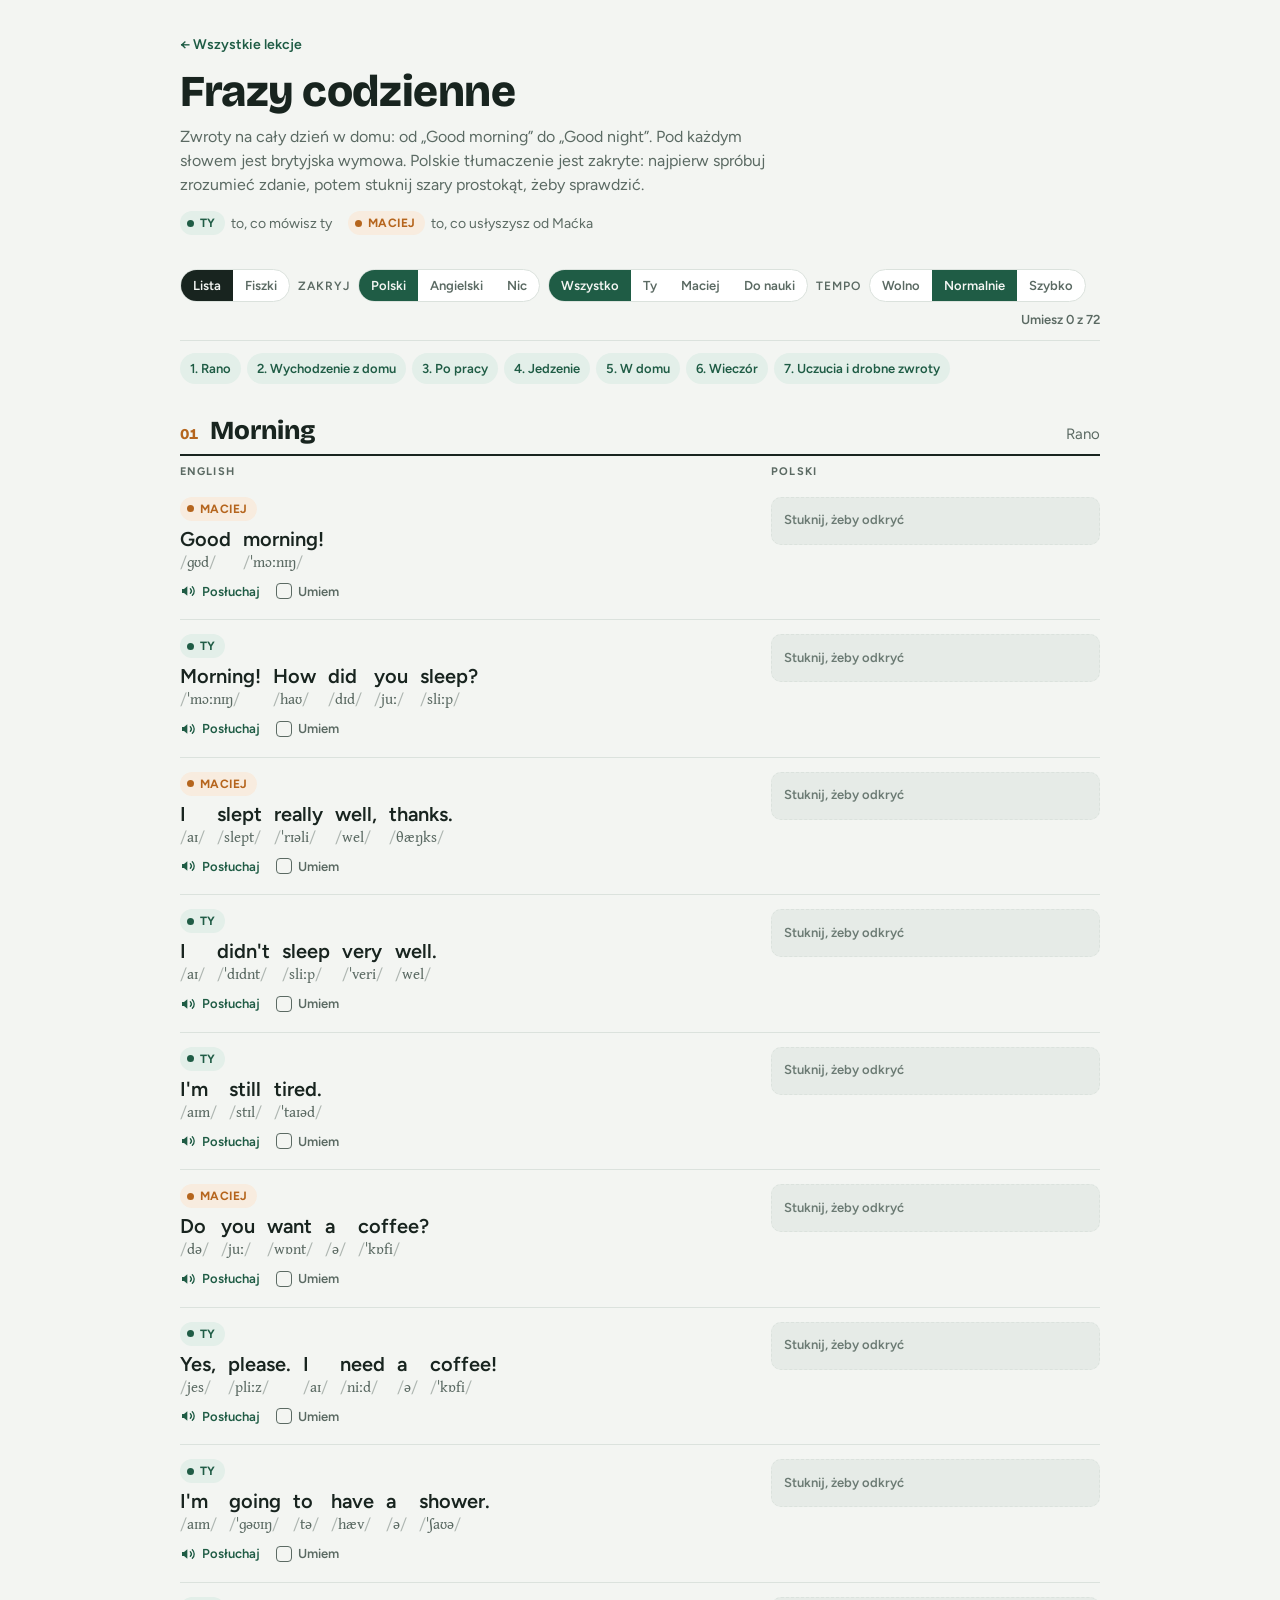
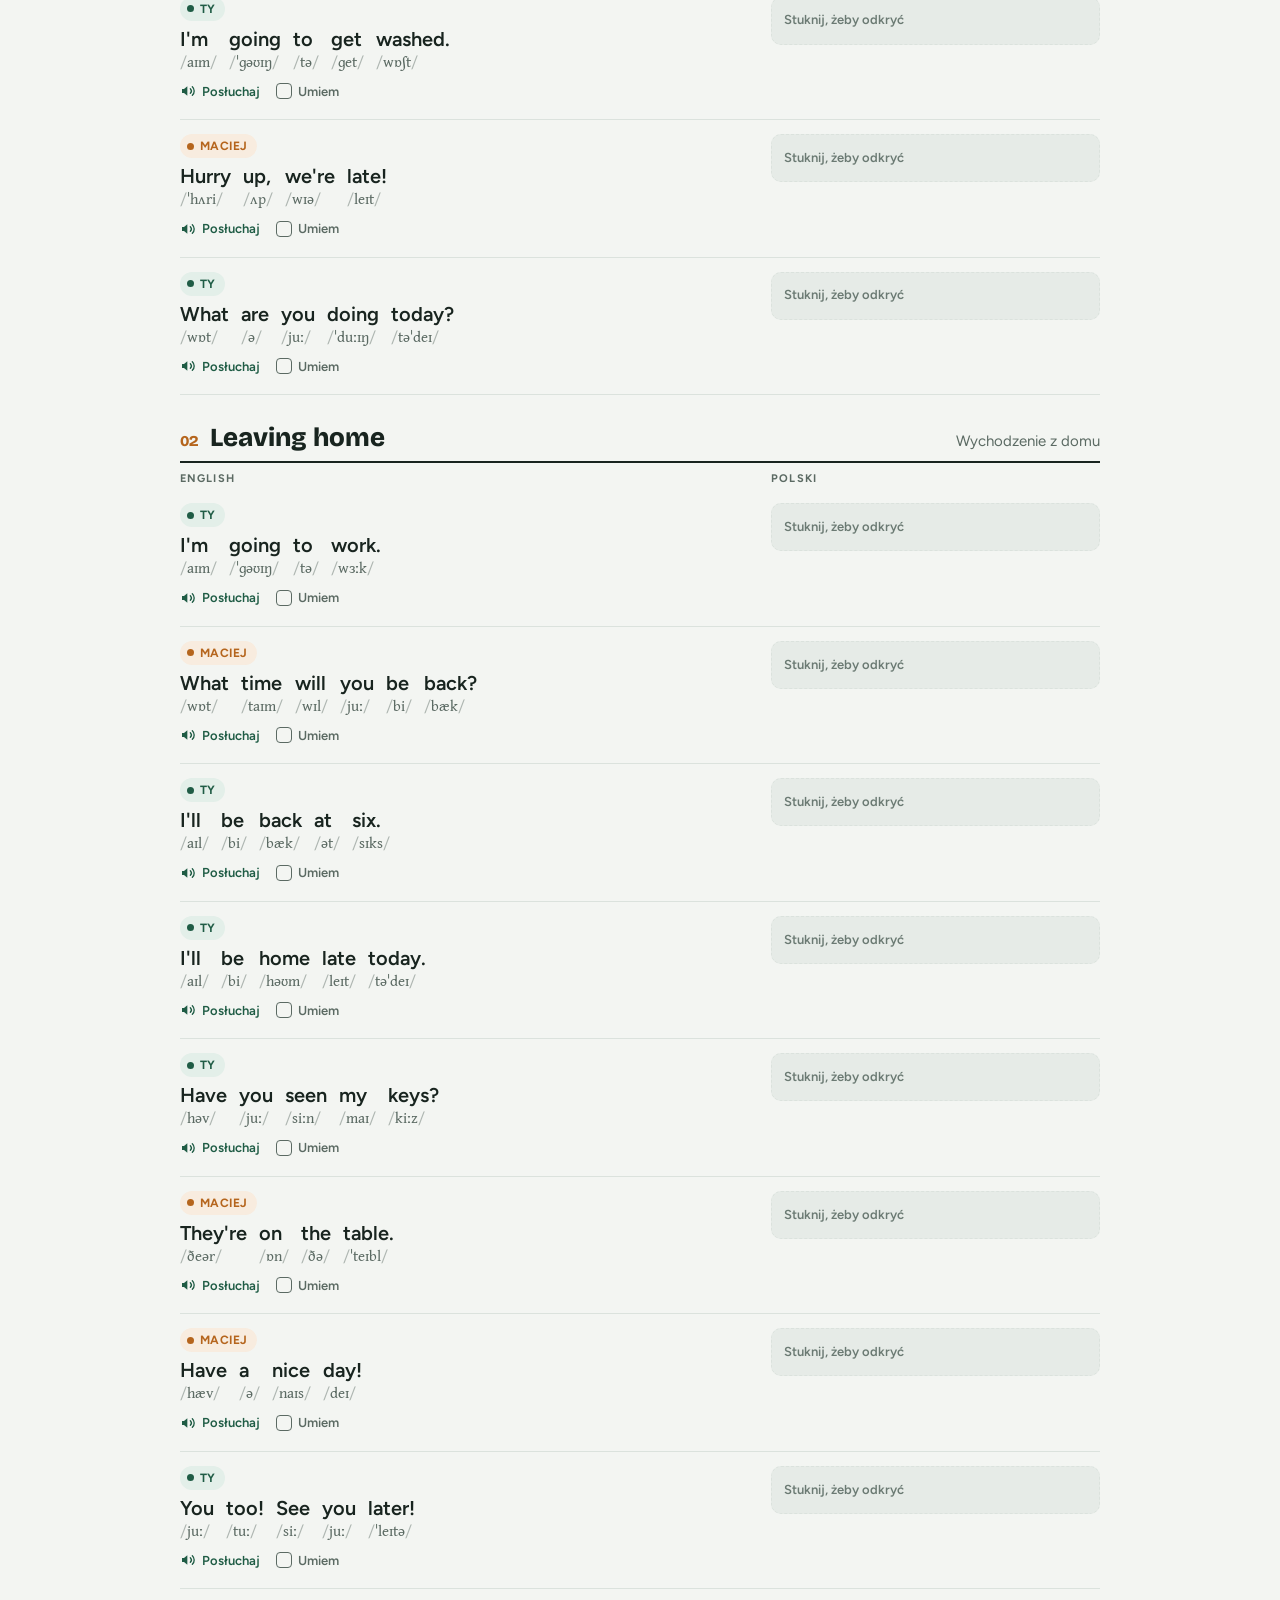
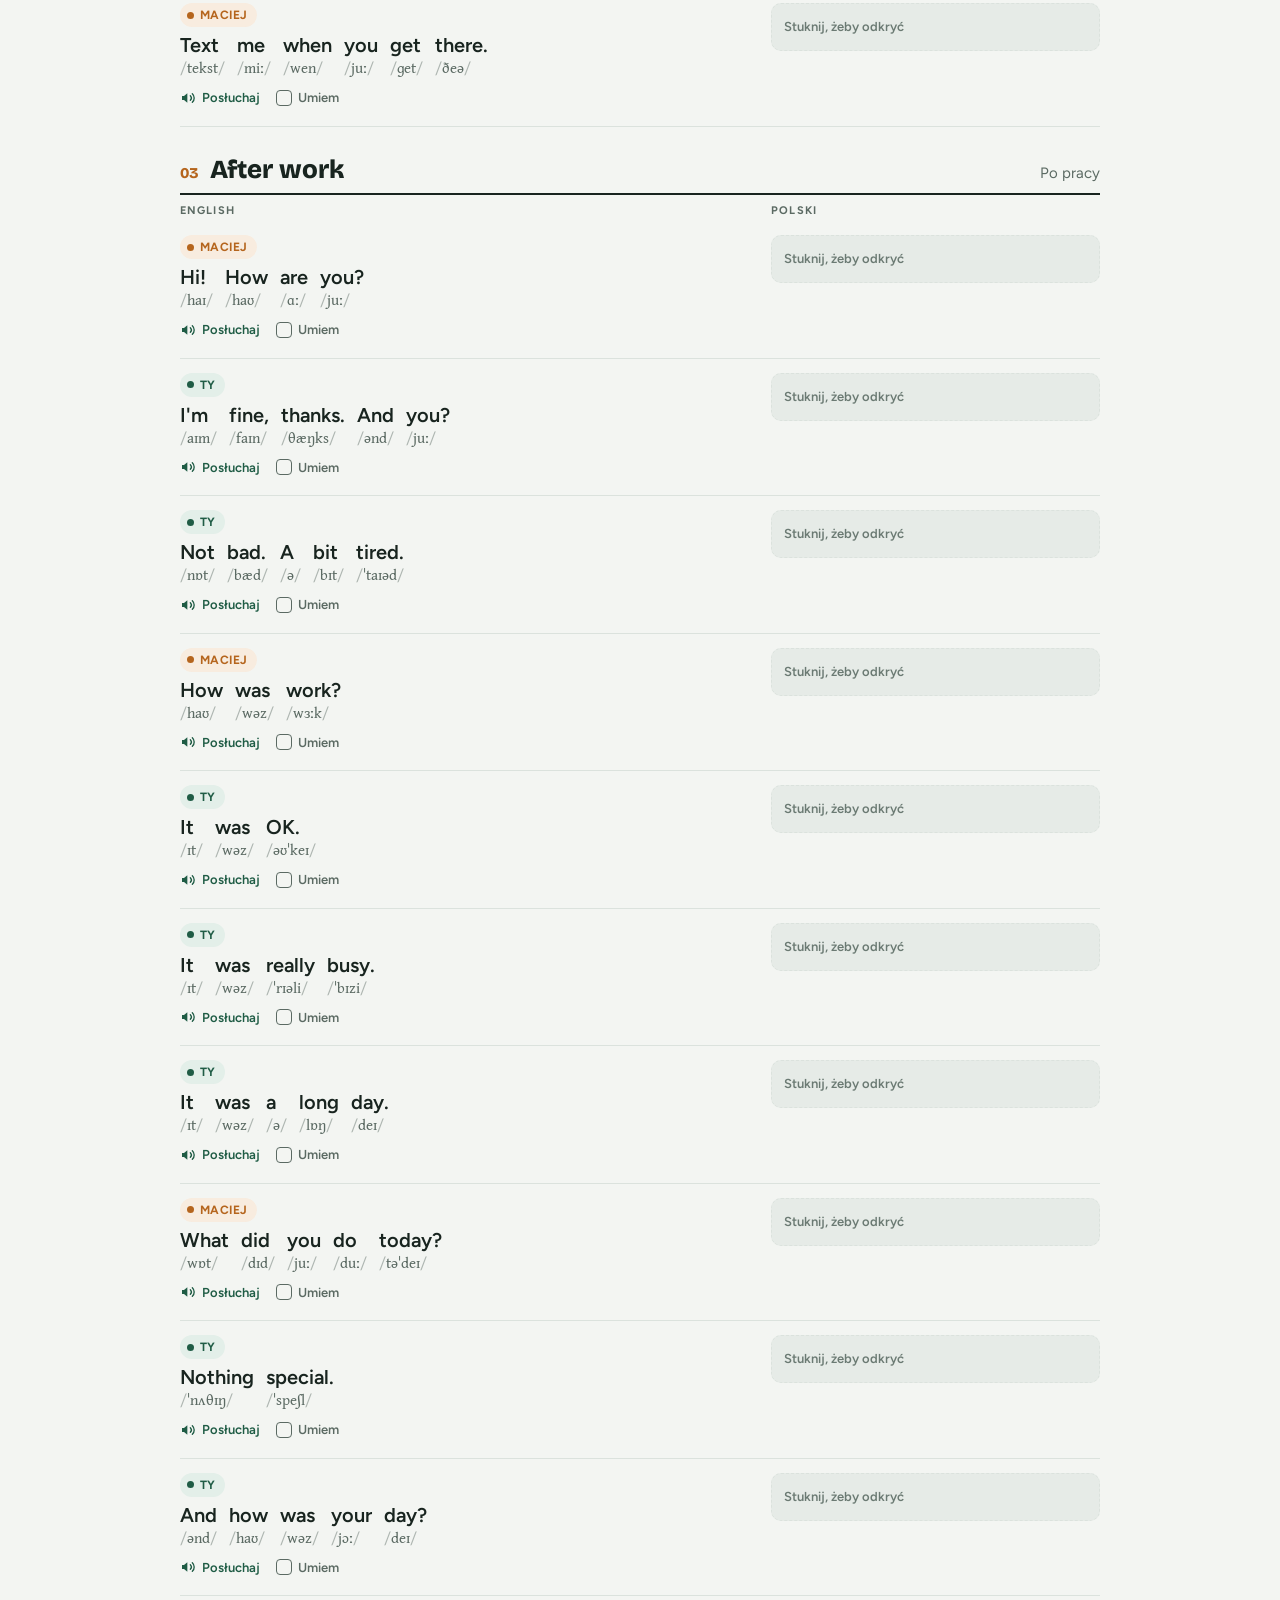
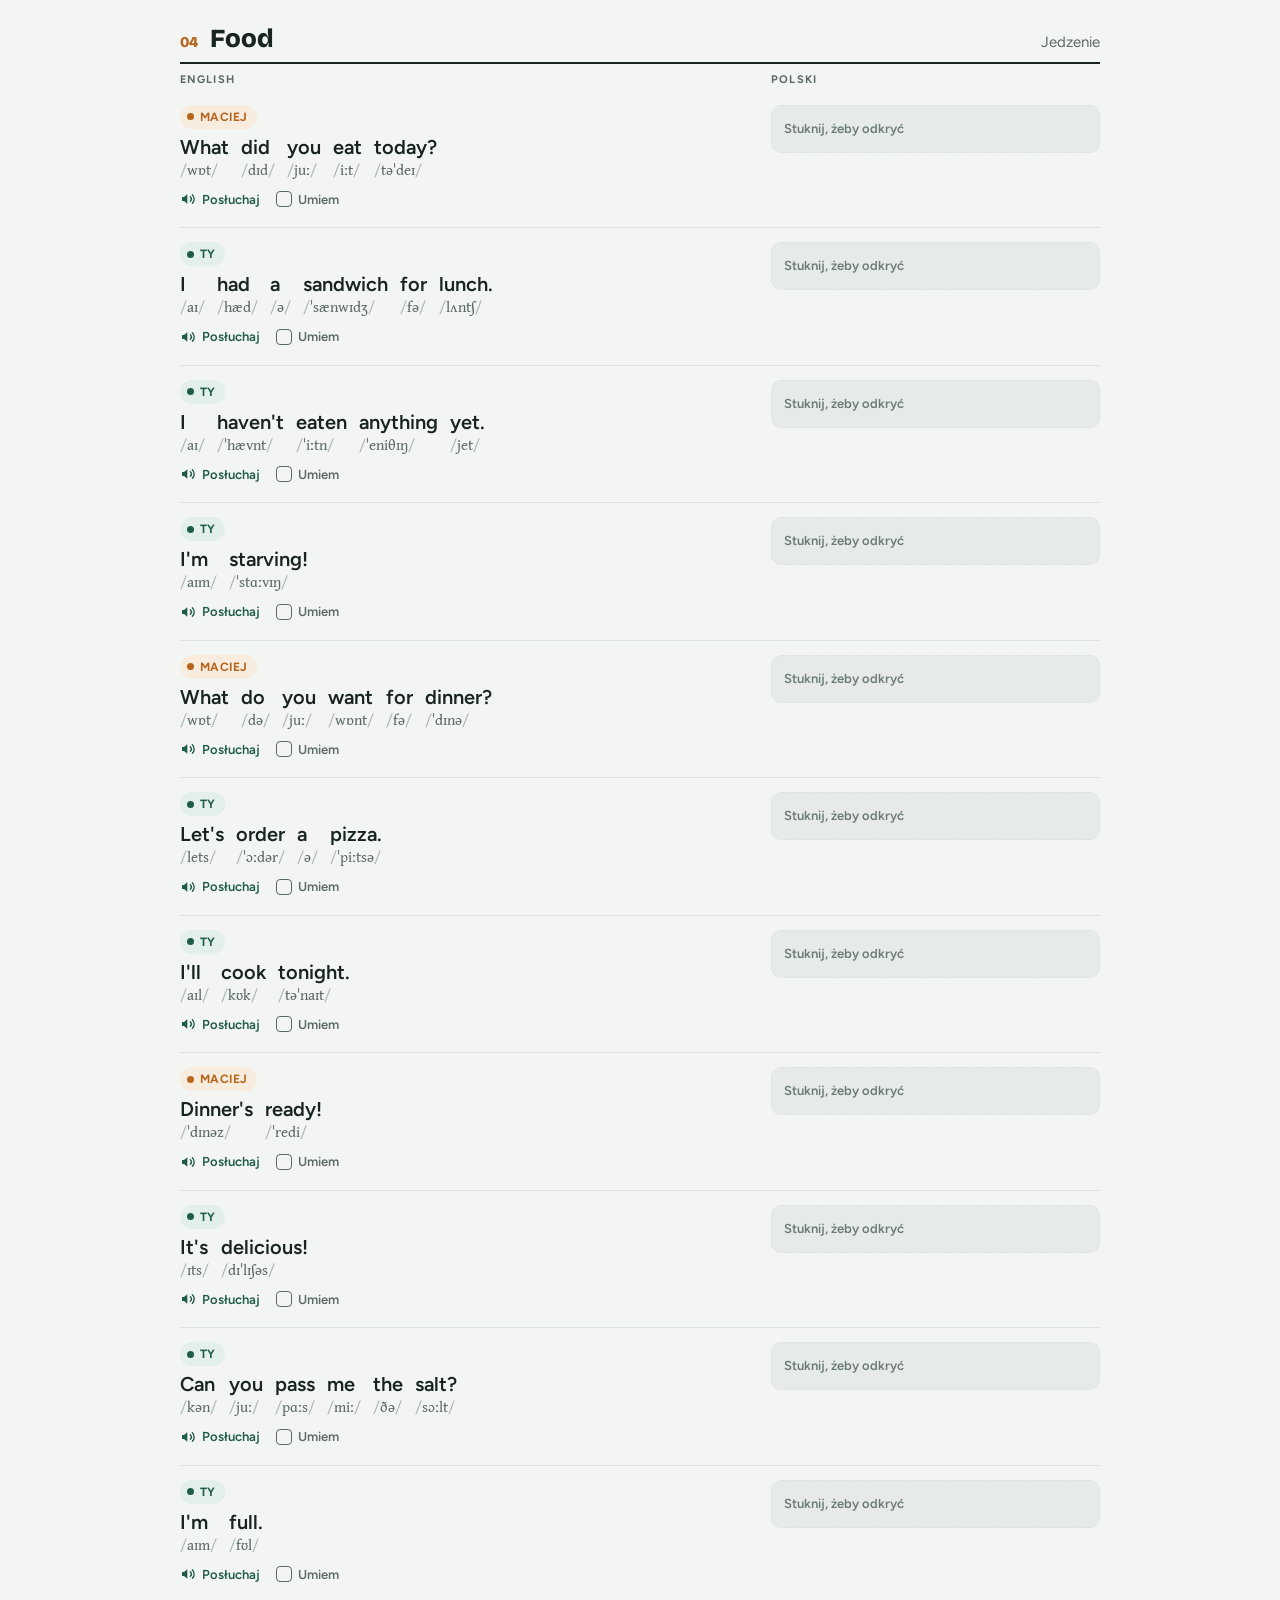
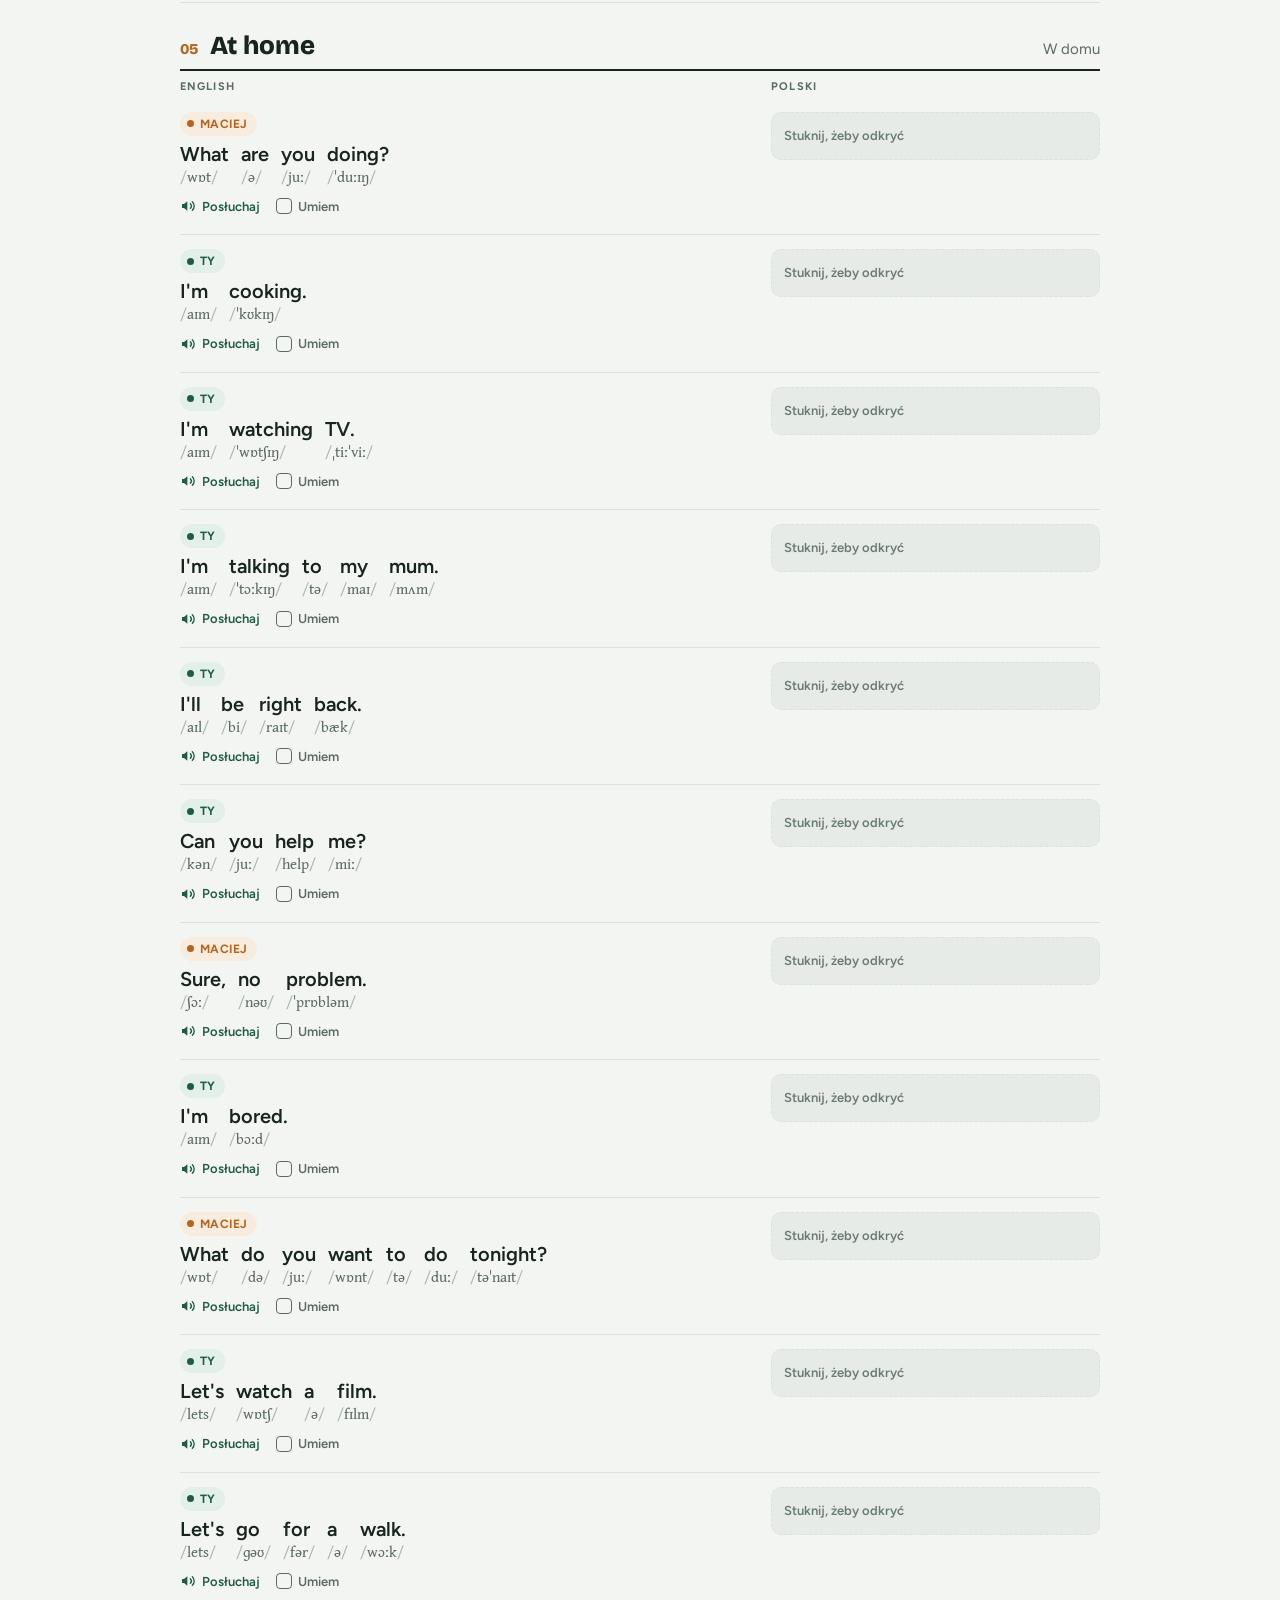
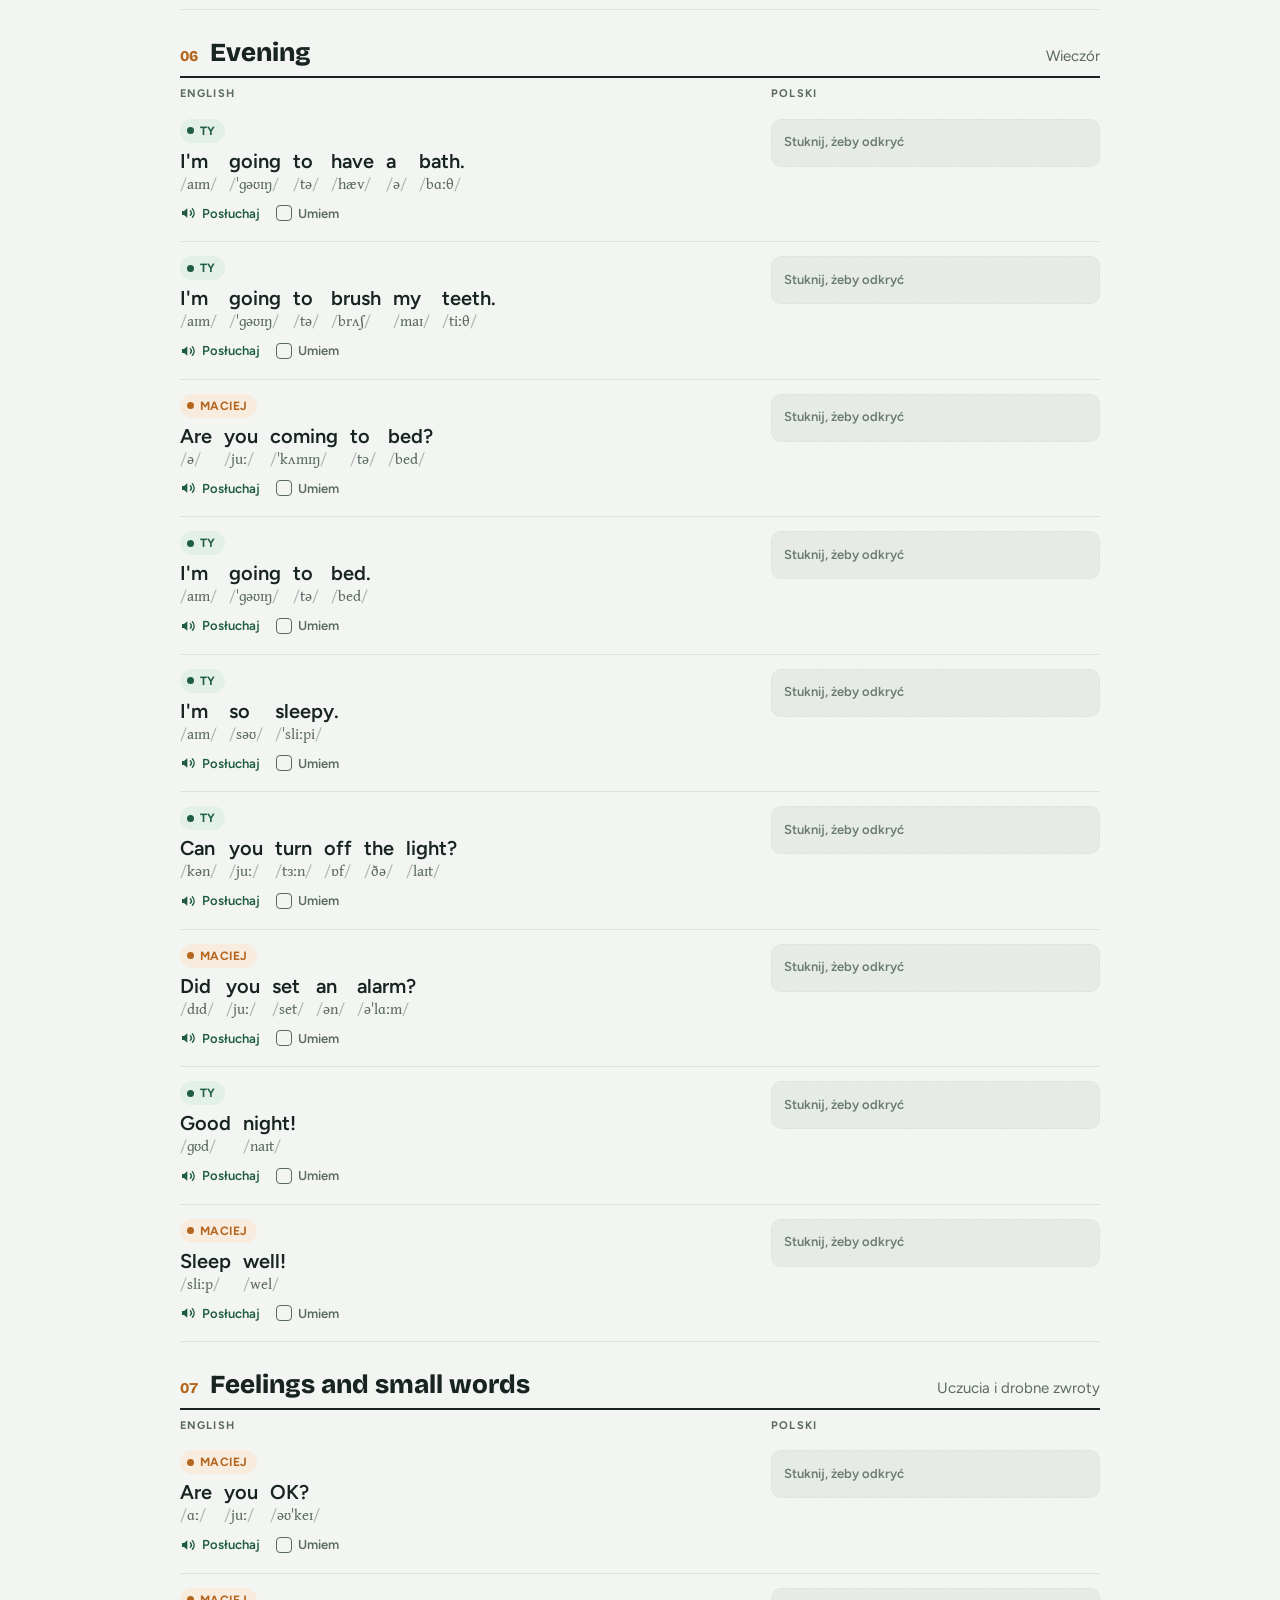
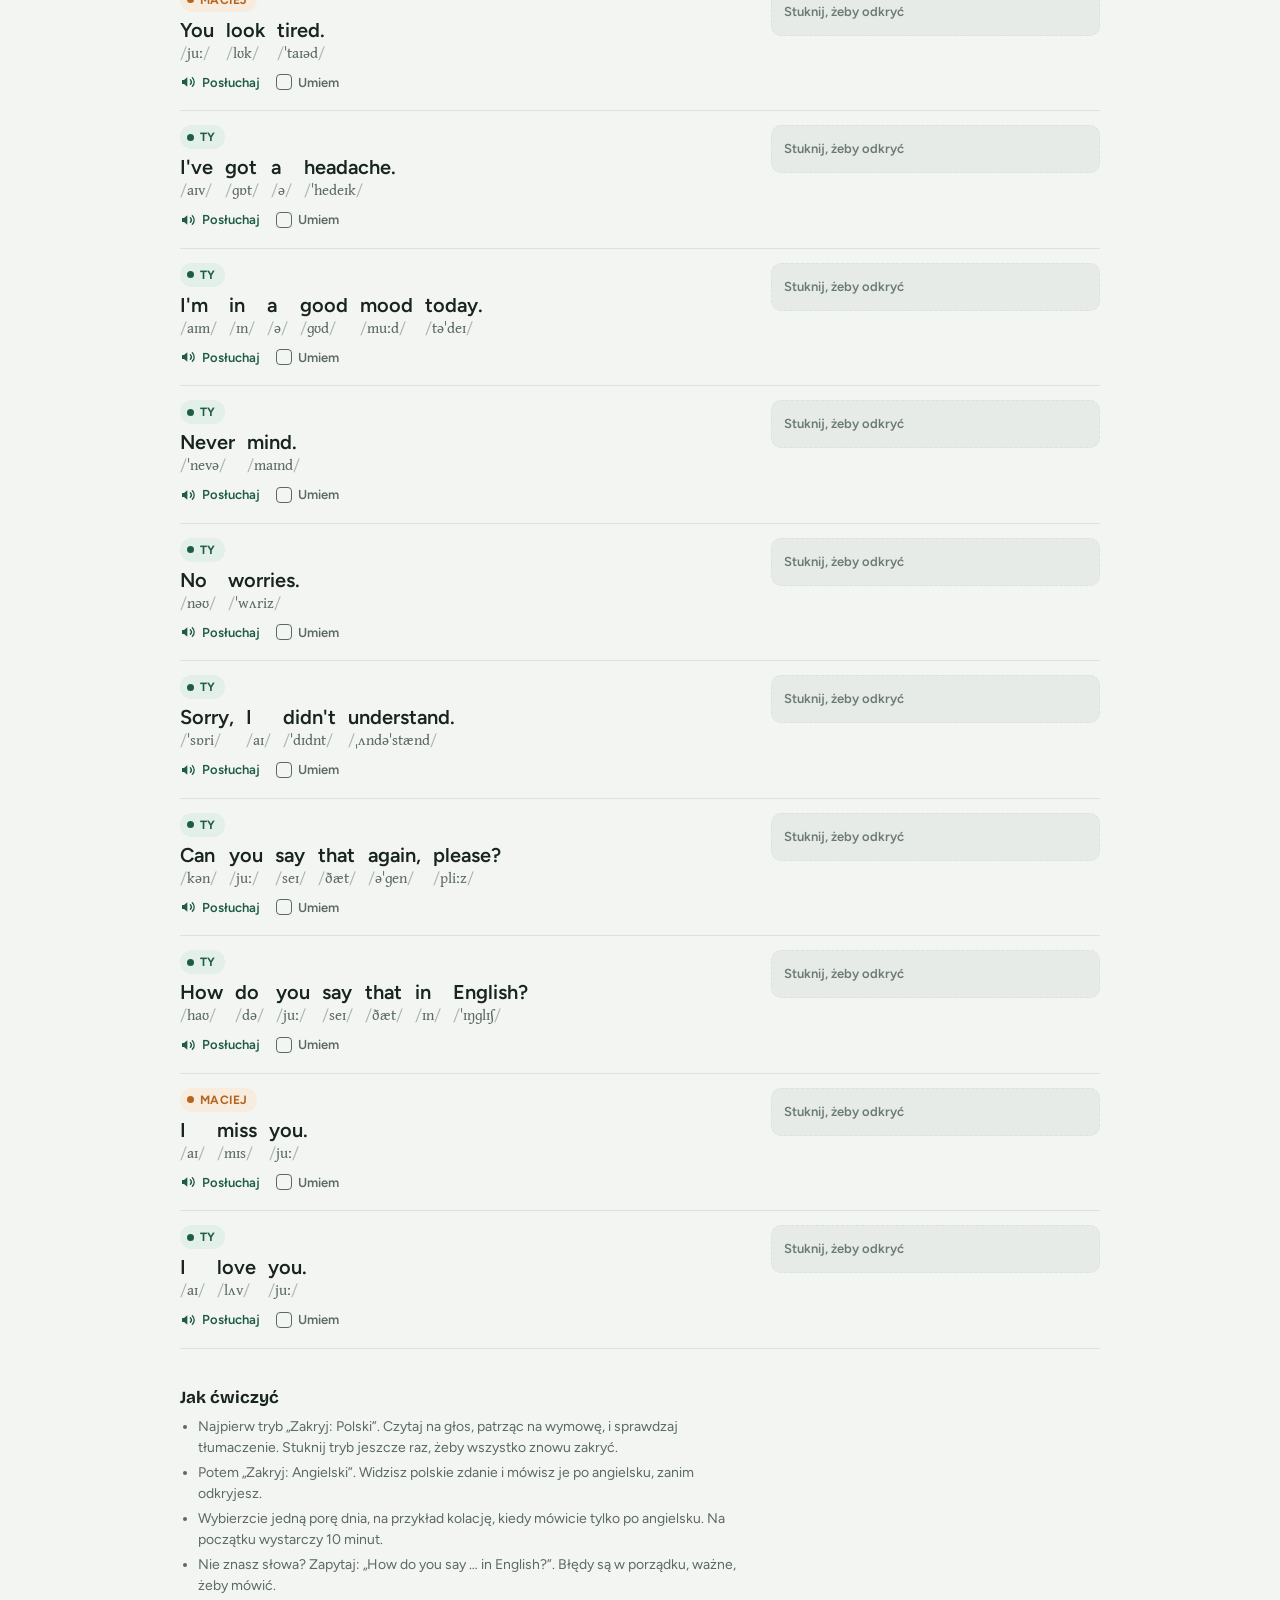
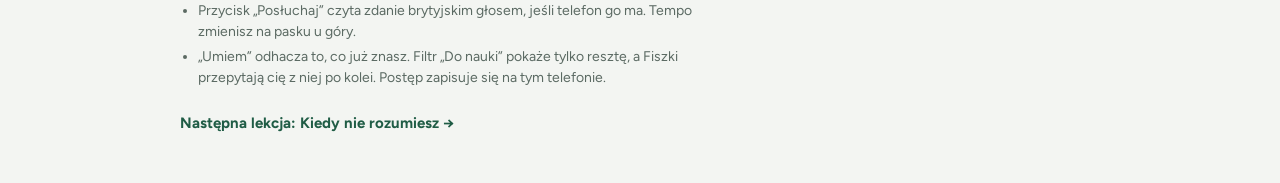
<file: lessons/frazy-codzienne.html>
<!doctype html>
<html lang="pl">
<meta charset="utf-8">
<meta name="viewport" content="width=device-width, initial-scale=1">
<link rel="stylesheet" href="../assets/site.css">
<script src="lessons.js"></script>
<script src="../assets/lesson.js"></script>
<script>
// Phrases: [speaker ("you" or other), English, IPA (one token per English word), Polish, optional note]
lesson({
  type: "phrases",
  intro: "Zwroty na cały dzień w domu: od „Good morning” do „Good night”. Pod każdym słowem jest brytyjska wymowa. Polskie tłumaczenie jest zakryte: najpierw spróbuj zrozumieć zdanie, potem stuknij szary prostokąt, żeby sprawdzić.",
  other: "Maciej",
  legend: ["to, co mówisz ty","to, co usłyszysz od Maćka"],
  tips: [
    "Najpierw tryb „Zakryj: Polski”. Czytaj na głos, patrząc na wymowę, i sprawdzaj tłumaczenie. Stuknij tryb jeszcze raz, żeby wszystko znowu zakryć.",
    "Potem „Zakryj: Angielski”. Widzisz polskie zdanie i mówisz je po angielsku, zanim odkryjesz.",
    "Wybierzcie jedną porę dnia, na przykład kolację, kiedy mówicie tylko po angielsku. Na początku wystarczy 10 minut.",
    "Nie znasz słowa? Zapytaj: „How do you say … in English?”. Błędy są w porządku, ważne, żeby mówić.",
    "Przycisk „Posłuchaj” czyta zdanie brytyjskim głosem, jeśli telefon go ma. Tempo zmienisz na pasku u góry.",
  ],
  stages: [
  { en: "Morning", pl: "Rano", items: [
    ["other", "Good morning!", "ɡʊd ˈmɔːnɪŋ", "Dzień dobry!"],
    ["you", "Morning! How did you sleep?", "ˈmɔːnɪŋ haʊ dɪd juː sliːp", "Dzień dobry! Jak spałeś?", "Rano często mówi się samo Morning!"],
    ["other", "I slept really well, thanks.", "aɪ slept ˈrɪəli wel θæŋks", "Spałem bardzo dobrze, dzięki."],
    ["you", "I didn't sleep very well.", "aɪ ˈdɪdnt sliːp ˈveri wel", "Nie spałam zbyt dobrze."],
    ["you", "I'm still tired.", "aɪm stɪl ˈtaɪəd", "Wciąż jestem zmęczona."],
    ["other", "Do you want a coffee?", "də juː wɒnt ə ˈkɒfi", "Chcesz kawę?"],
    ["you", "Yes, please. I need a coffee!", "jes pliːz aɪ niːd ə ˈkɒfi", "Tak, poproszę. Potrzebuję kawy!"],
    ["you", "I'm going to have a shower.", "aɪm ˈɡəʊɪŋ tə hæv ə ˈʃaʊə", "Idę wziąć prysznic.", "have a shower = wziąć prysznic. Amerykanie mówią take a shower."],
    ["you", "I'm going to get washed.", "aɪm ˈɡəʊɪŋ tə ɡet wɒʃt", "Idę się umyć."],
    ["other", "Hurry up, we're late!", "ˈhʌri ʌp wɪə leɪt", "Pospiesz się, jesteśmy spóźnieni!"],
    ["you", "What are you doing today?", "wɒt ə juː ˈduːɪŋ təˈdeɪ", "Co dziś robisz?"],
  ]},
  { en: "Leaving home", pl: "Wychodzenie z domu", items: [
    ["you", "I'm going to work.", "aɪm ˈɡəʊɪŋ tə wɜːk", "Idę do pracy."],
    ["other", "What time will you be back?", "wɒt taɪm wɪl juː bi bæk", "O której wrócisz?"],
    ["you", "I'll be back at six.", "aɪl bi bæk ət sɪks", "Wrócę o szóstej."],
    ["you", "I'll be home late today.", "aɪl bi həʊm leɪt təˈdeɪ", "Dziś wrócę późno."],
    ["you", "Have you seen my keys?", "həv juː siːn maɪ kiːz", "Widziałeś moje klucze?"],
    ["other", "They're on the table.", "ðeər ɒn ðə ˈteɪbl", "Są na stole."],
    ["other", "Have a nice day!", "hæv ə naɪs deɪ", "Miłego dnia!"],
    ["you", "You too! See you later!", "juː tuː siː juː ˈleɪtə", "Nawzajem! Do zobaczenia!"],
    ["other", "Text me when you get there.", "tekst miː wen juː ɡet ðeə", "Napisz mi, jak dojedziesz."],
  ]},
  { en: "After work", pl: "Po pracy", items: [
    ["other", "Hi! How are you?", "haɪ haʊ ɑː juː", "Cześć! Jak się masz?"],
    ["you", "I'm fine, thanks. And you?", "aɪm faɪn θæŋks ənd juː", "Dobrze, dzięki. A ty?"],
    ["you", "Not bad. A bit tired.", "nɒt bæd ə bɪt ˈtaɪəd", "Nieźle. Trochę zmęczona."],
    ["other", "How was work?", "haʊ wəz wɜːk", "Jak było w pracy?"],
    ["you", "It was OK.", "ɪt wəz əʊˈkeɪ", "Było w porządku."],
    ["you", "It was really busy.", "ɪt wəz ˈrɪəli ˈbɪzi", "Było bardzo dużo pracy.", "busy = zajęty. O dniu w pracy znaczy, że dużo się działo."],
    ["you", "It was a long day.", "ɪt wəz ə lɒŋ deɪ", "To był długi dzień."],
    ["other", "What did you do today?", "wɒt dɪd juː duː təˈdeɪ", "Co dziś robiłaś?"],
    ["you", "Nothing special.", "ˈnʌθɪŋ ˈspeʃl", "Nic specjalnego."],
    ["you", "And how was your day?", "ənd haʊ wəz jɔː deɪ", "A jak tobie minął dzień?"],
  ]},
  { en: "Food", pl: "Jedzenie", items: [
    ["other", "What did you eat today?", "wɒt dɪd juː iːt təˈdeɪ", "Co dziś jadłaś?"],
    ["you", "I had a sandwich for lunch.", "aɪ hæd ə ˈsænwɪdʒ fə lʌntʃ", "Na lunch zjadłam kanapkę."],
    ["you", "I haven't eaten anything yet.", "aɪ ˈhævnt ˈiːtn ˈeniθɪŋ jet", "Jeszcze nic nie jadłam."],
    ["you", "I'm starving!", "aɪm ˈstɑːvɪŋ", "Umieram z głodu!"],
    ["other", "What do you want for dinner?", "wɒt də juː wɒnt fə ˈdɪnə", "Co chcesz na kolację?"],
    ["you", "Let's order a pizza.", "lets ˈɔːdər ə ˈpiːtsə", "Zamówmy pizzę."],
    ["you", "I'll cook tonight.", "aɪl kʊk təˈnaɪt", "Dziś ja gotuję."],
    ["other", "Dinner's ready!", "ˈdɪnəz ˈredi", "Kolacja gotowa!"],
    ["you", "It's delicious!", "ɪts dɪˈlɪʃəs", "Pyszne!"],
    ["you", "Can you pass me the salt?", "kən juː pɑːs miː ðə sɔːlt", "Podasz mi sól?"],
    ["you", "I'm full.", "aɪm fʊl", "Jestem najedzona."],
  ]},
  { en: "At home", pl: "W domu", items: [
    ["other", "What are you doing?", "wɒt ə juː ˈduːɪŋ", "Co robisz?"],
    ["you", "I'm cooking.", "aɪm ˈkʊkɪŋ", "Gotuję."],
    ["you", "I'm watching TV.", "aɪm ˈwɒtʃɪŋ ˌtiːˈviː", "Oglądam telewizję."],
    ["you", "I'm talking to my mum.", "aɪm ˈtɔːkɪŋ tə maɪ mʌm", "Rozmawiam z mamą."],
    ["you", "I'll be right back.", "aɪl bi raɪt bæk", "Zaraz wracam."],
    ["you", "Can you help me?", "kən juː help miː", "Pomożesz mi?"],
    ["other", "Sure, no problem.", "ʃɔː nəʊ ˈprɒbləm", "Jasne, nie ma problemu."],
    ["you", "I'm bored.", "aɪm bɔːd", "Nudzi mi się."],
    ["other", "What do you want to do tonight?", "wɒt də juː wɒnt tə duː təˈnaɪt", "Co chcesz robić dziś wieczorem?"],
    ["you", "Let's watch a film.", "lets wɒtʃ ə fɪlm", "Obejrzyjmy film."],
    ["you", "Let's go for a walk.", "lets ɡəʊ fər ə wɔːk", "Chodźmy na spacer."],
  ]},
  { en: "Evening", pl: "Wieczór", items: [
    ["you", "I'm going to have a bath.", "aɪm ˈɡəʊɪŋ tə hæv ə bɑːθ", "Idę się wykąpać.", "bath = kąpiel w wannie, shower = prysznic."],
    ["you", "I'm going to brush my teeth.", "aɪm ˈɡəʊɪŋ tə brʌʃ maɪ tiːθ", "Idę umyć zęby."],
    ["other", "Are you coming to bed?", "ə juː ˈkʌmɪŋ tə bed", "Idziesz spać?"],
    ["you", "I'm going to bed.", "aɪm ˈɡəʊɪŋ tə bed", "Idę spać."],
    ["you", "I'm so sleepy.", "aɪm səʊ ˈsliːpi", "Strasznie chce mi się spać."],
    ["you", "Can you turn off the light?", "kən juː tɜːn ɒf ðə laɪt", "Możesz zgasić światło?"],
    ["other", "Did you set an alarm?", "dɪd juː set ən əˈlɑːm", "Nastawiłaś budzik?"],
    ["you", "Good night!", "ɡʊd naɪt", "Dobranoc!"],
    ["other", "Sleep well!", "sliːp wel", "Śpij dobrze!"],
  ]},
  { en: "Feelings and small words", pl: "Uczucia i drobne zwroty", items: [
    ["other", "Are you OK?", "ɑː juː əʊˈkeɪ", "Wszystko w porządku?"],
    ["other", "You look tired.", "juː lʊk ˈtaɪəd", "Wyglądasz na zmęczoną."],
    ["you", "I've got a headache.", "aɪv ɡɒt ə ˈhedeɪk", "Boli mnie głowa."],
    ["you", "I'm in a good mood today.", "aɪm ɪn ə ɡʊd muːd təˈdeɪ", "Mam dziś dobry humor."],
    ["you", "Never mind.", "ˈnevə maɪnd", "Nieważne."],
    ["you", "No worries.", "nəʊ ˈwʌriz", "Nie ma sprawy."],
    ["you", "Sorry, I didn't understand.", "ˈsɒri aɪ ˈdɪdnt ˌʌndəˈstænd", "Przepraszam, nie zrozumiałam."],
    ["you", "Can you say that again, please?", "kən juː seɪ ðæt əˈɡen pliːz", "Możesz powtórzyć?"],
    ["you", "How do you say that in English?", "haʊ də juː seɪ ðæt ɪn ˈɪŋɡlɪʃ", "Jak to się mówi po angielsku?", "Najprzydatniejsze zdanie, kiedy uczysz się z kimś na co dzień."],
    ["other", "I miss you.", "aɪ mɪs juː", "Tęsknię za tobą."],
    ["you", "I love you.", "aɪ lʌv juː", "Kocham cię."],
  ]},
],
});
</script>
</file>
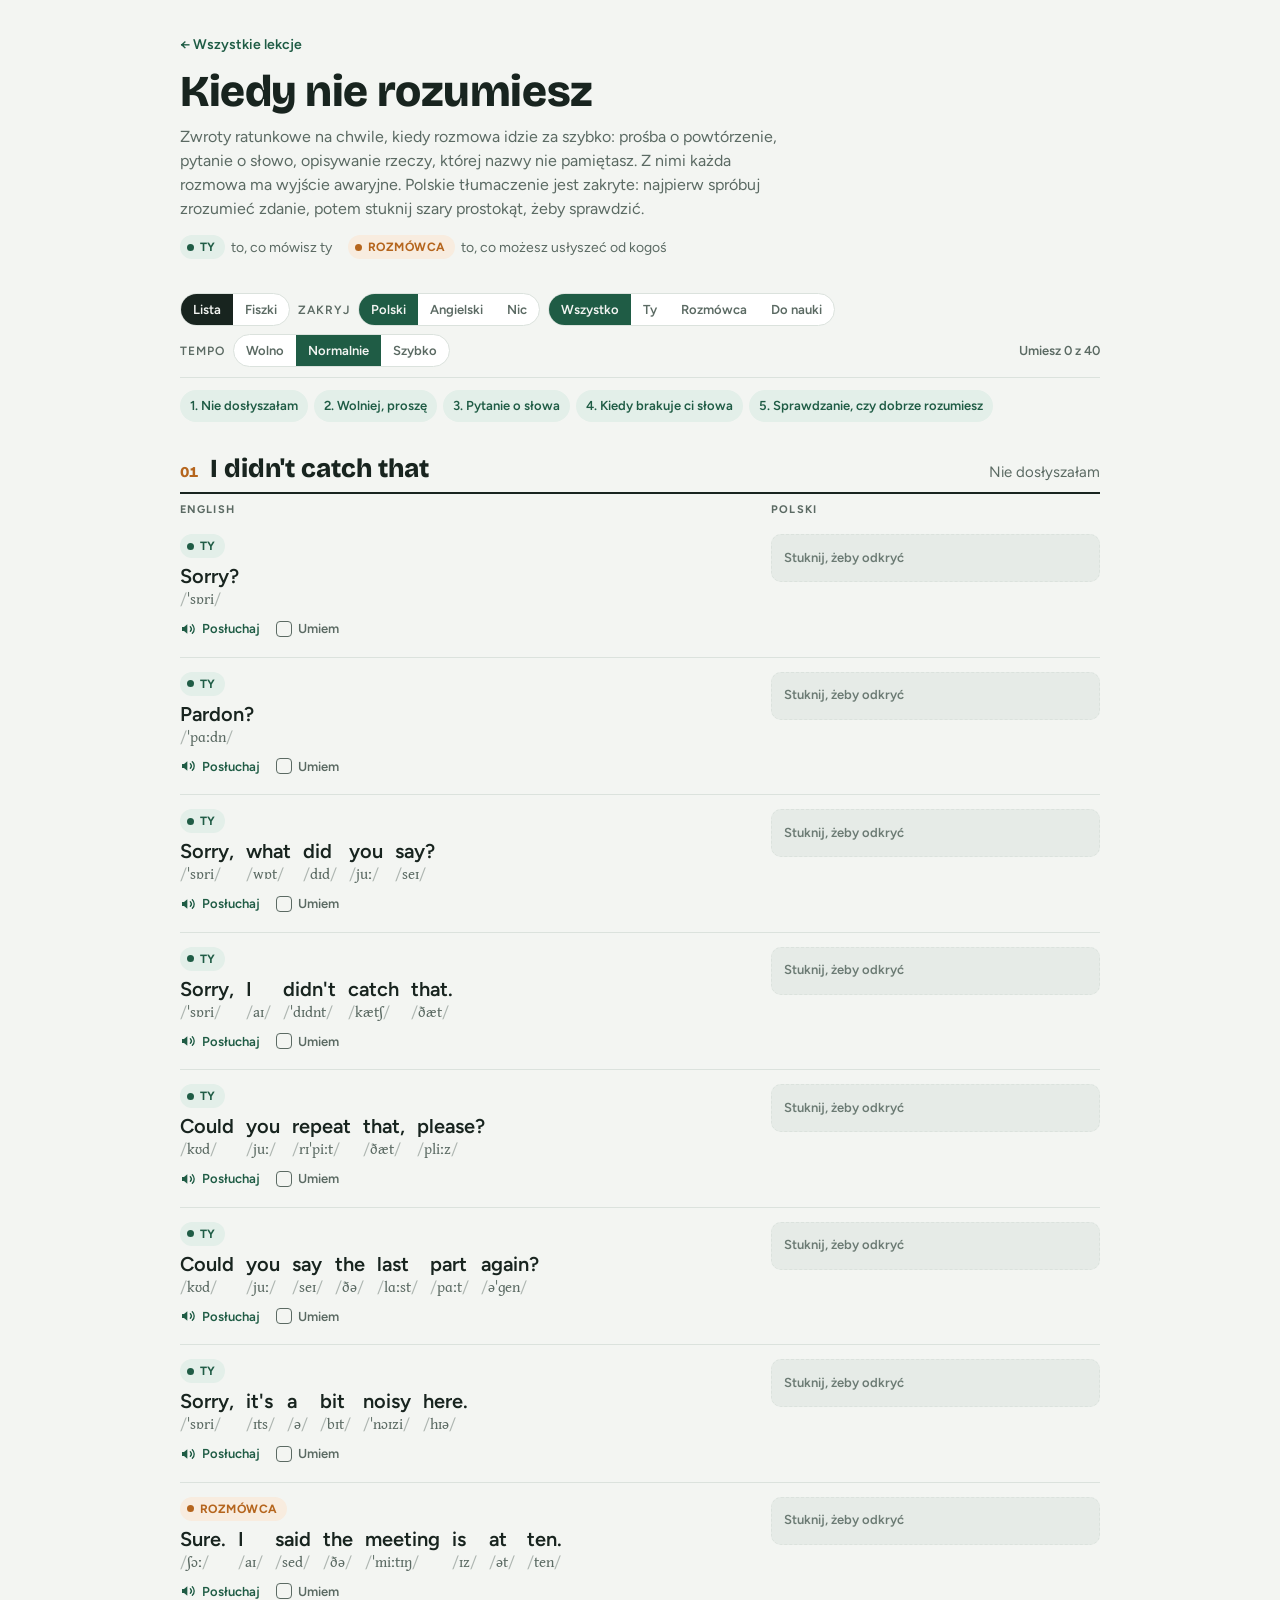
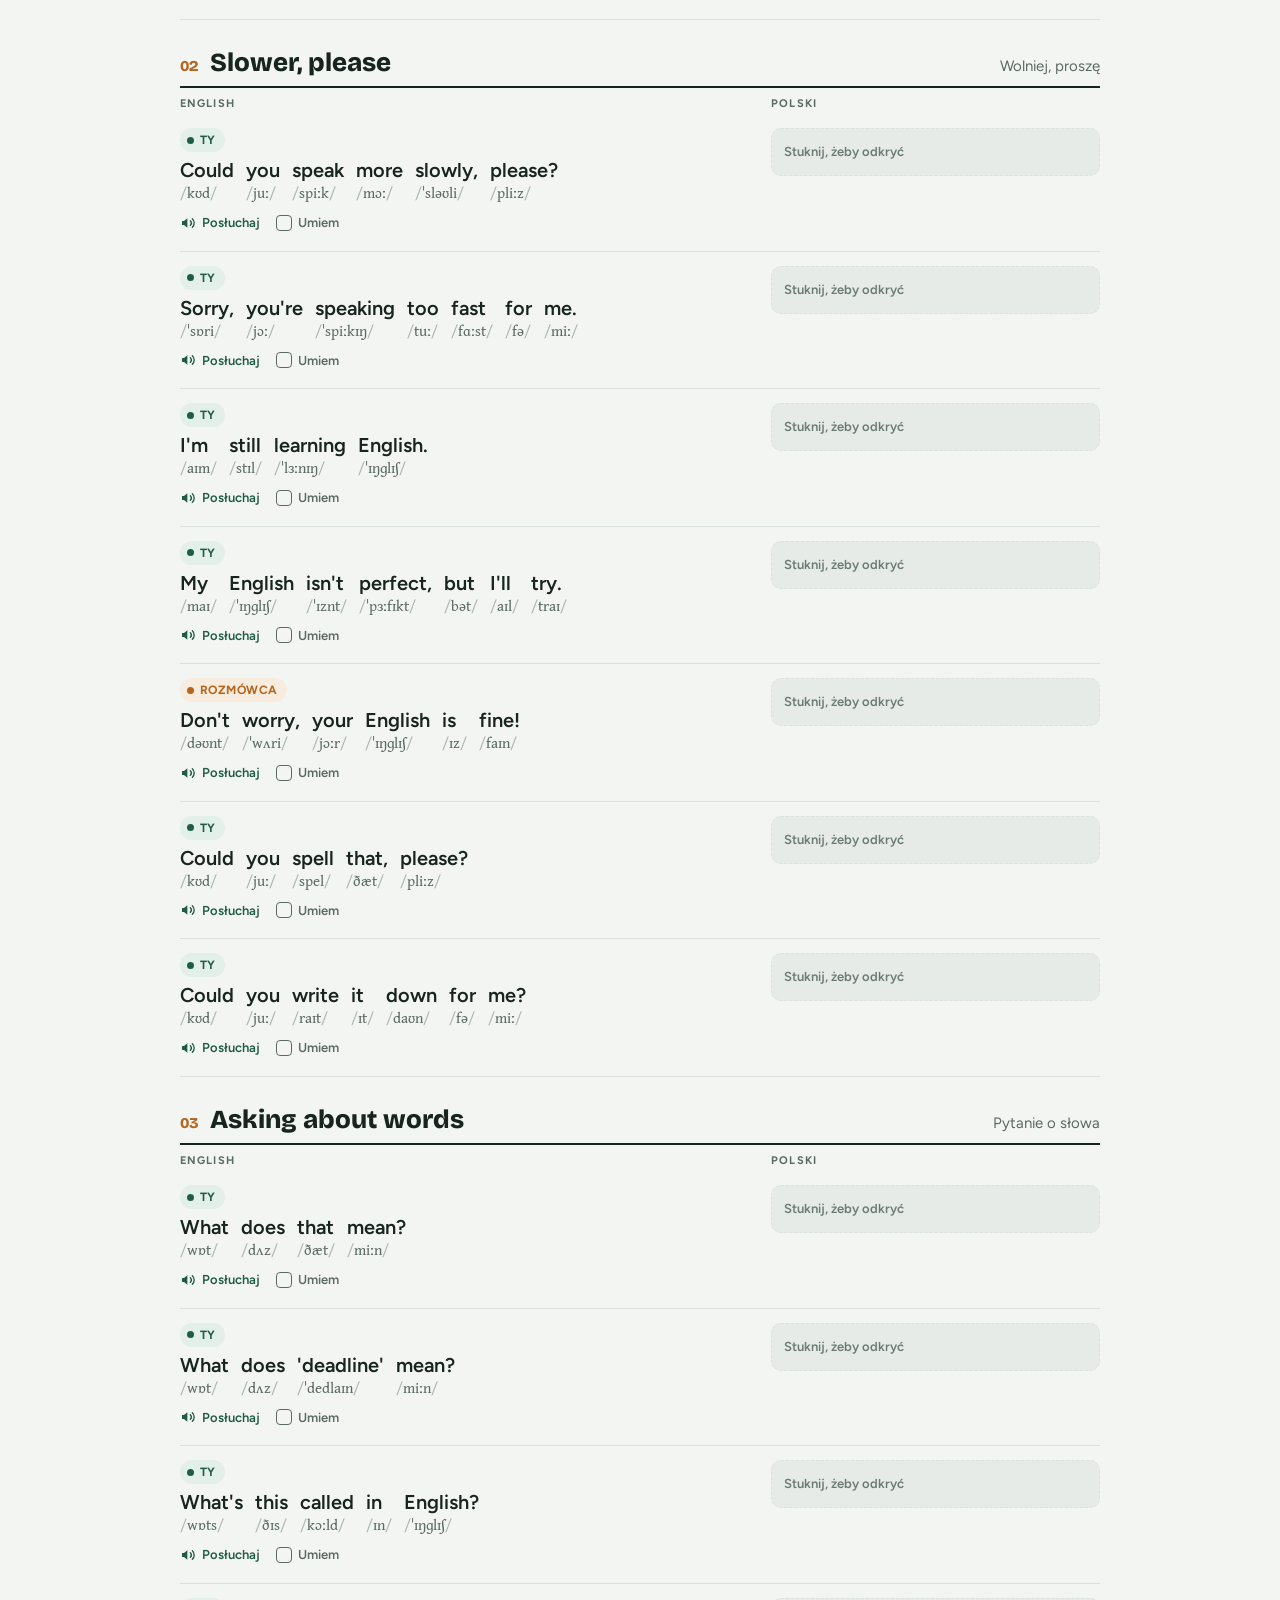
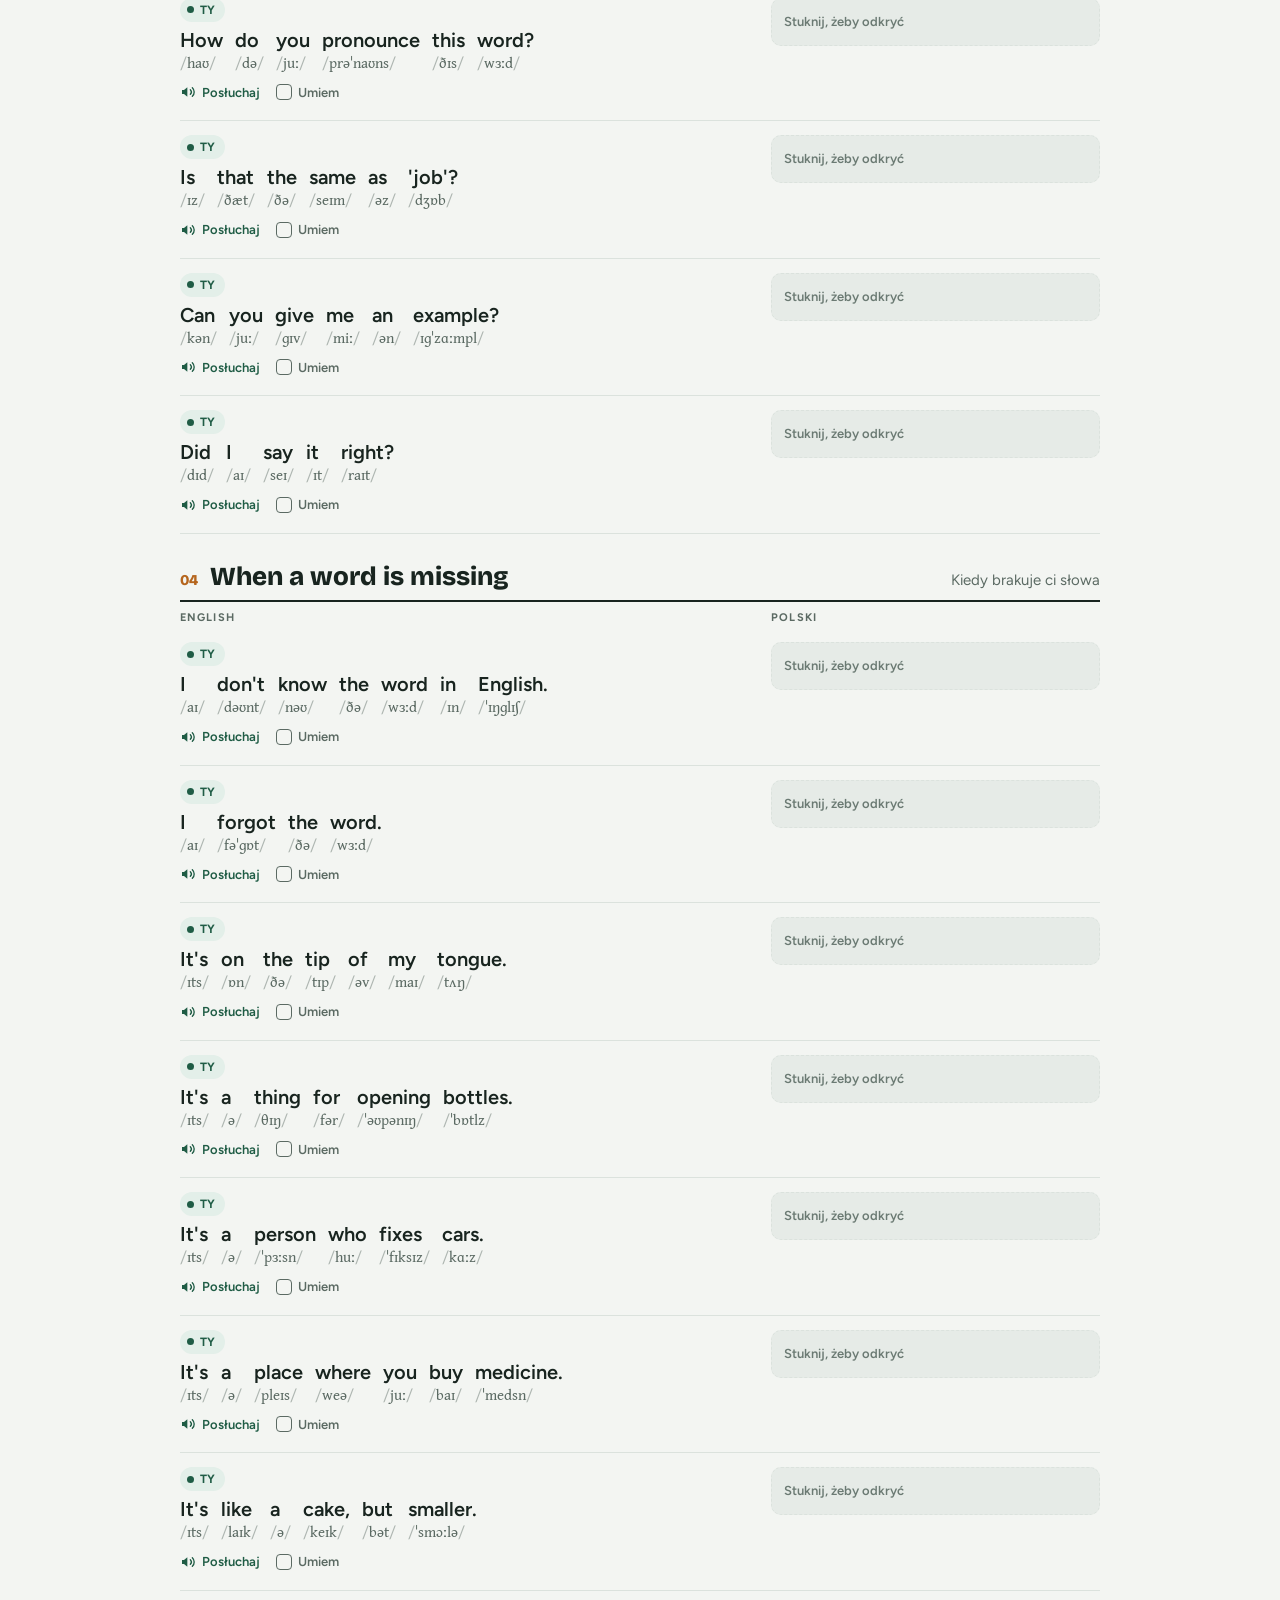
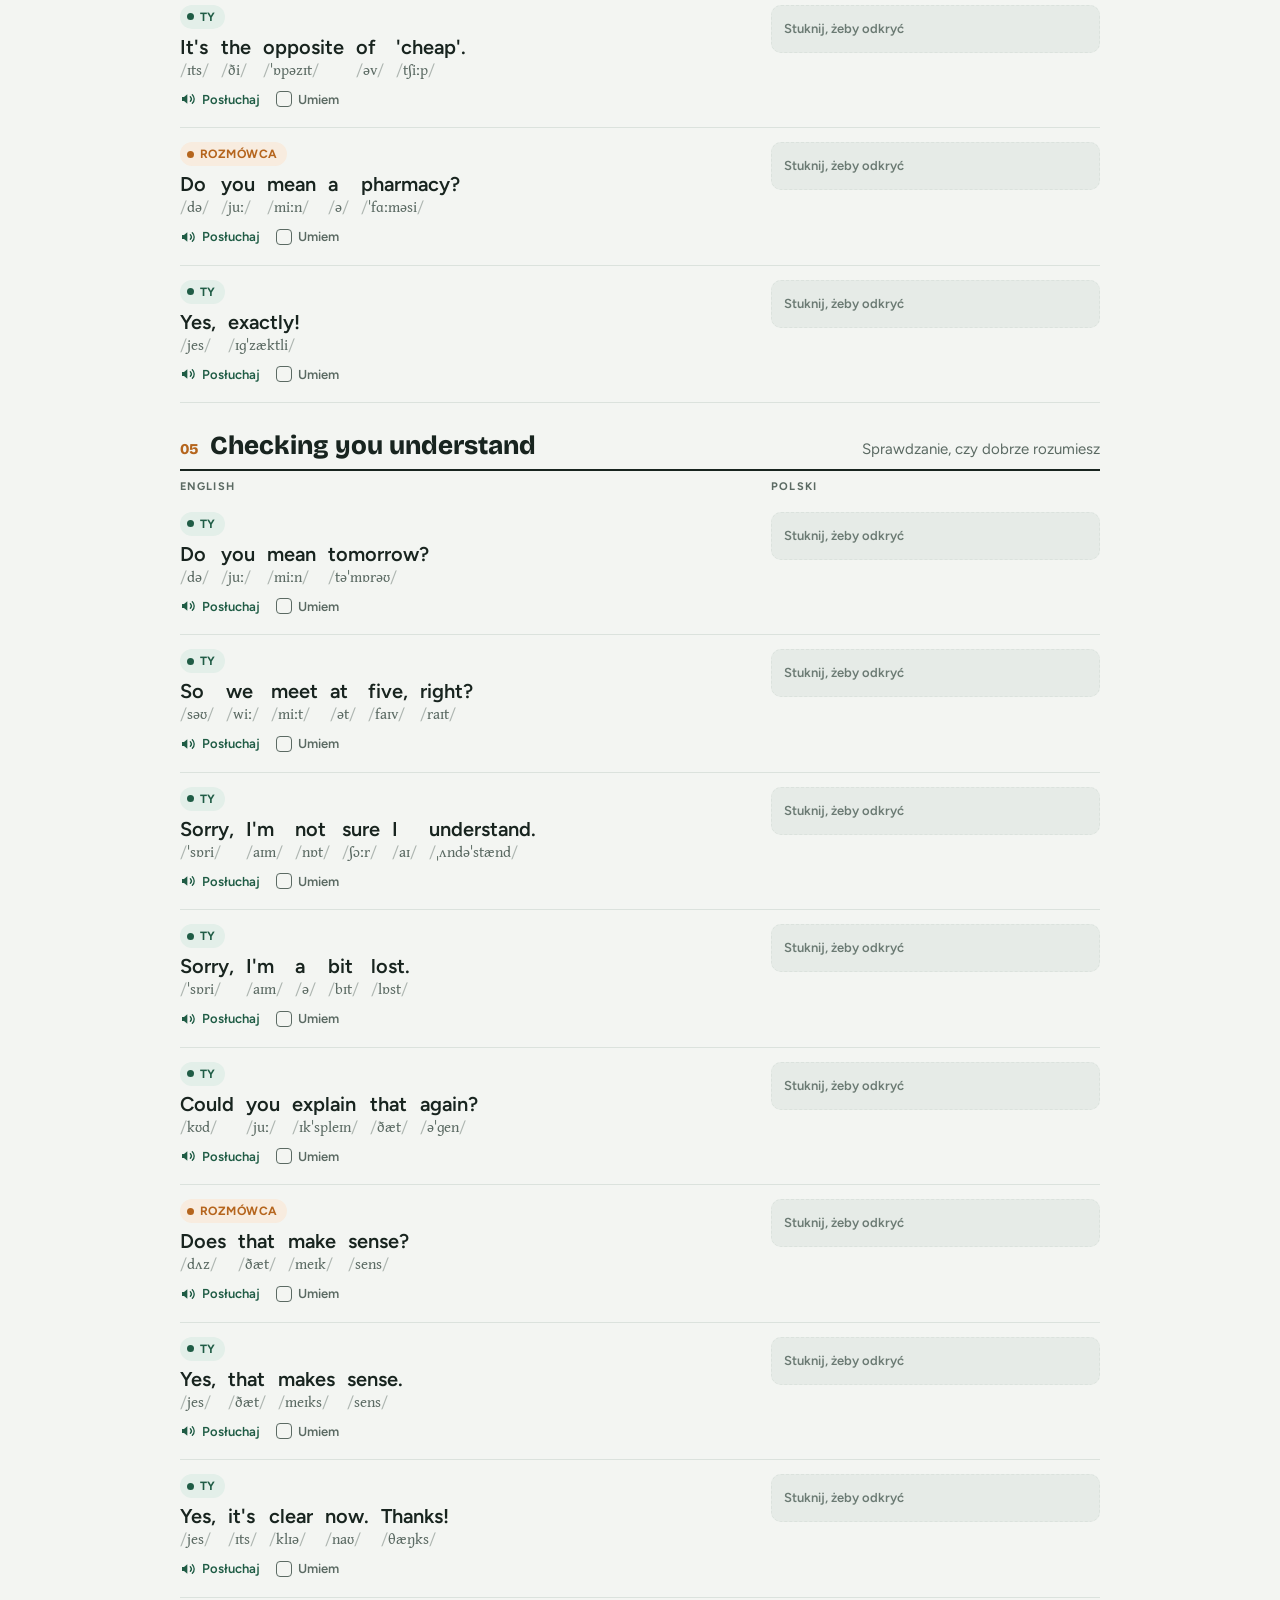
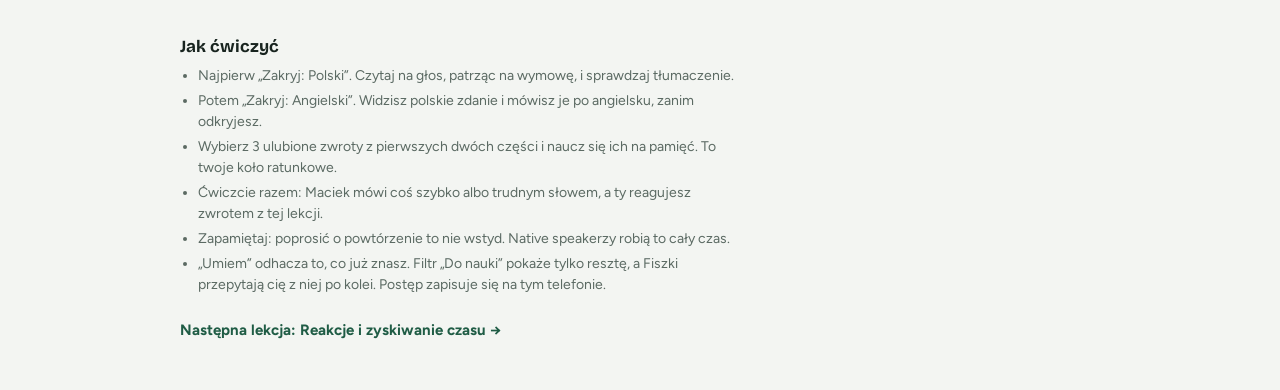
<file: lessons/kiedy-nie-rozumiesz.html>
<!doctype html>
<html lang="pl">
<meta charset="utf-8">
<meta name="viewport" content="width=device-width, initial-scale=1">
<link rel="stylesheet" href="../assets/site.css">
<script src="lessons.js"></script>
<script src="../assets/lesson.js"></script>
<script>
// Phrases: [speaker ("you" or other), English, IPA (one token per English word), Polish, optional note]
lesson({
  type: "phrases",
  intro: "Zwroty ratunkowe na chwile, kiedy rozmowa idzie za szybko: prośba o powtórzenie, pytanie o słowo, opisywanie rzeczy, której nazwy nie pamiętasz. Z nimi każda rozmowa ma wyjście awaryjne. Polskie tłumaczenie jest zakryte: najpierw spróbuj zrozumieć zdanie, potem stuknij szary prostokąt, żeby sprawdzić.",
  other: "Rozmówca",
  legend: ["to, co mówisz ty","to, co możesz usłyszeć od kogoś"],
  tips: [
    "Najpierw „Zakryj: Polski”. Czytaj na głos, patrząc na wymowę, i sprawdzaj tłumaczenie.",
    "Potem „Zakryj: Angielski”. Widzisz polskie zdanie i mówisz je po angielsku, zanim odkryjesz.",
    "Wybierz 3 ulubione zwroty z pierwszych dwóch części i naucz się ich na pamięć. To twoje koło ratunkowe.",
    "Ćwiczcie razem: Maciek mówi coś szybko albo trudnym słowem, a ty reagujesz zwrotem z tej lekcji.",
    "Zapamiętaj: poprosić o powtórzenie to nie wstyd. Native speakerzy robią to cały czas.",
  ],
  stages: [
  { en: "I didn't catch that", pl: "Nie dosłyszałam", items: [
    ["you", "Sorry?", "ˈsɒri", "Słucham?", "Krótko i z pytającą intonacją. Najprostszy sposób, żeby ktoś powtórzył."],
    ["you", "Pardon?", "ˈpɑːdn", "Słucham?", "Trochę grzeczniejsze niż Sorry?."],
    ["you", "Sorry, what did you say?", "ˈsɒri wɒt dɪd juː seɪ", "Przepraszam, co powiedziałeś?"],
    ["you", "Sorry, I didn't catch that.", "ˈsɒri aɪ ˈdɪdnt kætʃ ðæt", "Przepraszam, nie dosłyszałam.", "catch = złapać. Tu: nie wyłapałam, co powiedziałeś."],
    ["you", "Could you repeat that, please?", "kʊd juː rɪˈpiːt ðæt pliːz", "Możesz to powtórzyć?"],
    ["you", "Could you say the last part again?", "kʊd juː seɪ ðə lɑːst pɑːt əˈɡen", "Możesz powtórzyć ostatnią część?"],
    ["you", "Sorry, it's a bit noisy here.", "ˈsɒri ɪts ə bɪt ˈnɔɪzi hɪə", "Przepraszam, tu jest trochę głośno."],
    ["other", "Sure. I said the meeting is at ten.", "ʃɔː aɪ sed ðə ˈmiːtɪŋ ɪz ət ten", "Jasne. Powiedziałem, że spotkanie jest o dziesiątej."],
  ]},
  { en: "Slower, please", pl: "Wolniej, proszę", items: [
    ["you", "Could you speak more slowly, please?", "kʊd juː spiːk mɔː ˈsləʊli pliːz", "Możesz mówić wolniej?"],
    ["you", "Sorry, you're speaking too fast for me.", "ˈsɒri jɔː ˈspiːkɪŋ tuː fɑːst fə miː", "Przepraszam, mówisz dla mnie za szybko."],
    ["you", "I'm still learning English.", "aɪm stɪl ˈlɜːnɪŋ ˈɪŋɡlɪʃ", "Wciąż uczę się angielskiego.", "Powiedz to na początku rozmowy. Ludzie zwykle zaczynają wtedy mówić wolniej i prościej."],
    ["you", "My English isn't perfect, but I'll try.", "maɪ ˈɪŋɡlɪʃ ˈɪznt ˈpɜːfɪkt bət aɪl traɪ", "Mój angielski nie jest idealny, ale spróbuję."],
    ["other", "Don't worry, your English is fine!", "dəʊnt ˈwʌri jɔːr ˈɪŋɡlɪʃ ɪz faɪn", "Nie martw się, twój angielski jest w porządku!"],
    ["you", "Could you spell that, please?", "kʊd juː spel ðæt pliːz", "Możesz to przeliterować?"],
    ["you", "Could you write it down for me?", "kʊd juː raɪt ɪt daʊn fə miː", "Możesz mi to zapisać?"],
  ]},
  { en: "Asking about words", pl: "Pytanie o słowa", items: [
    ["you", "What does that mean?", "wɒt dʌz ðæt miːn", "Co to znaczy?"],
    ["you", "What does 'deadline' mean?", "wɒt dʌz ˈdedlaɪn miːn", "Co znaczy „deadline”?"],
    ["you", "What's this called in English?", "wɒts ðɪs kɔːld ɪn ˈɪŋɡlɪʃ", "Jak to się nazywa po angielsku?", "Pokazujesz rzecz palcem i pytasz."],
    ["you", "How do you pronounce this word?", "haʊ də juː prəˈnaʊns ðɪs wɜːd", "Jak się wymawia to słowo?"],
    ["you", "Is that the same as 'job'?", "ɪz ðæt ðə seɪm əz dʒɒb", "Czy to to samo co „job”?"],
    ["you", "Can you give me an example?", "kən juː ɡɪv miː ən ɪɡˈzɑːmpl", "Możesz dać mi przykład?"],
    ["you", "Did I say it right?", "dɪd aɪ seɪ ɪt raɪt", "Dobrze to powiedziałam?"],
  ]},
  { en: "When a word is missing", pl: "Kiedy brakuje ci słowa", items: [
    ["you", "I don't know the word in English.", "aɪ dəʊnt nəʊ ðə wɜːd ɪn ˈɪŋɡlɪʃ", "Nie znam tego słowa po angielsku."],
    ["you", "I forgot the word.", "aɪ fəˈɡɒt ðə wɜːd", "Zapomniałam słowa."],
    ["you", "It's on the tip of my tongue.", "ɪts ɒn ðə tɪp əv maɪ tʌŋ", "Mam to na końcu języka.", "Dokładnie jak po polsku."],
    ["you", "It's a thing for opening bottles.", "ɪts ə θɪŋ fər ˈəʊpənɪŋ ˈbɒtlz", "To taka rzecz do otwierania butelek.", "Wzór: It's a thing for + -ing. Opisujesz słowo, zamiast milknąć."],
    ["you", "It's a person who fixes cars.", "ɪts ə ˈpɜːsn huː ˈfɪksɪz kɑːz", "To osoba, która naprawia samochody."],
    ["you", "It's a place where you buy medicine.", "ɪts ə pleɪs weə juː baɪ ˈmedsn", "To miejsce, gdzie kupuje się leki."],
    ["you", "It's like a cake, but smaller.", "ɪts laɪk ə keɪk bət ˈsmɔːlə", "To jak ciasto, tylko mniejsze."],
    ["you", "It's the opposite of 'cheap'.", "ɪts ði ˈɒpəzɪt əv tʃiːp", "To przeciwieństwo „cheap”."],
    ["other", "Do you mean a pharmacy?", "də juː miːn ə ˈfɑːməsi", "Masz na myśli aptekę?"],
    ["you", "Yes, exactly!", "jes ɪɡˈzæktli", "Tak, dokładnie!"],
  ]},
  { en: "Checking you understand", pl: "Sprawdzanie, czy dobrze rozumiesz", items: [
    ["you", "Do you mean tomorrow?", "də juː miːn təˈmɒrəʊ", "Masz na myśli jutro?"],
    ["you", "So we meet at five, right?", "səʊ wiː miːt ət faɪv raɪt", "Czyli spotykamy się o piątej, tak?", "right? na końcu zamienia zdanie w pytanie, jak polskie „tak?”."],
    ["you", "Sorry, I'm not sure I understand.", "ˈsɒri aɪm nɒt ʃɔːr aɪ ˌʌndəˈstænd", "Przepraszam, nie jestem pewna, czy rozumiem."],
    ["you", "Sorry, I'm a bit lost.", "ˈsɒri aɪm ə bɪt lɒst", "Przepraszam, trochę się pogubiłam."],
    ["you", "Could you explain that again?", "kʊd juː ɪkˈspleɪn ðæt əˈɡen", "Możesz to jeszcze raz wyjaśnić?"],
    ["other", "Does that make sense?", "dʌz ðæt meɪk sens", "Czy to zrozumiałe?", "Bardzo częste pytanie w pracy. Dosłownie: czy to ma sens?"],
    ["you", "Yes, that makes sense.", "jes ðæt meɪks sens", "Tak, rozumiem."],
    ["you", "Yes, it's clear now. Thanks!", "jes ɪts klɪə naʊ θæŋks", "Tak, teraz jasne. Dzięki!"],
  ]},
],
});
</script>
</file>
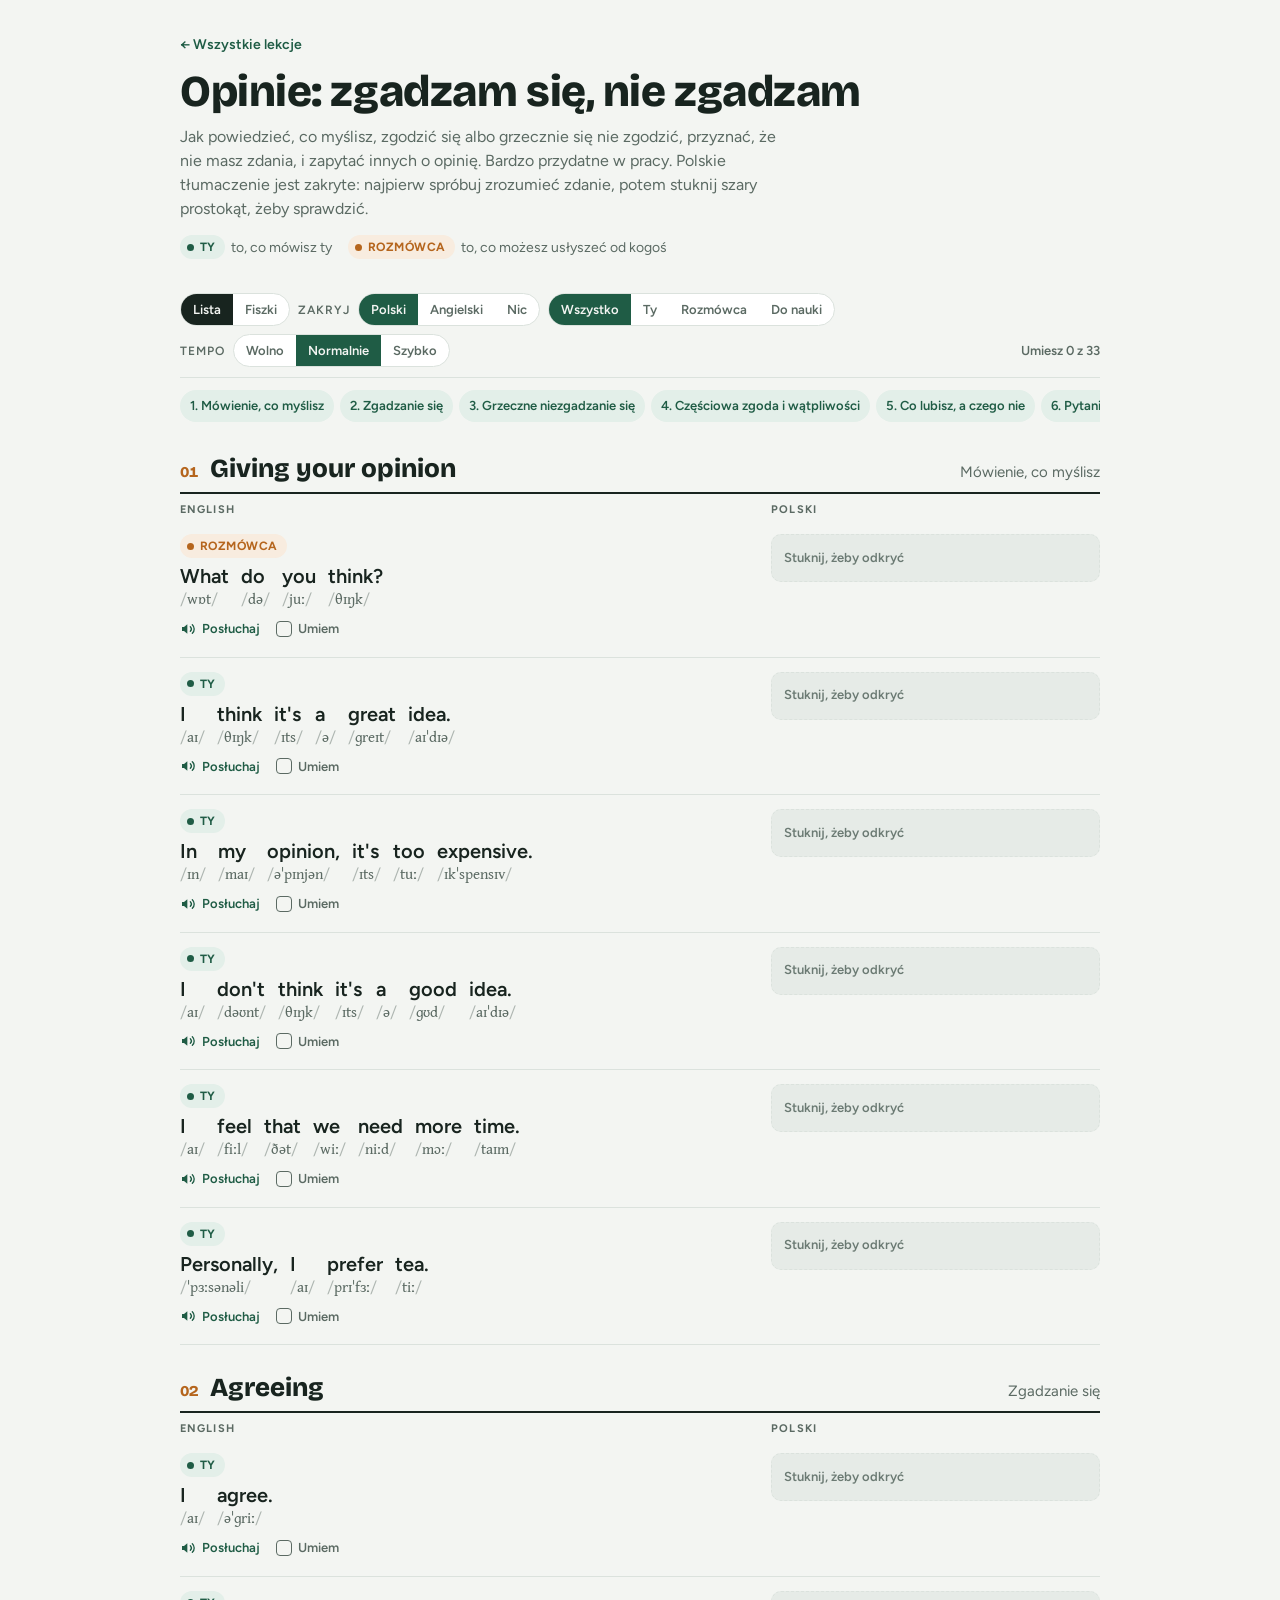
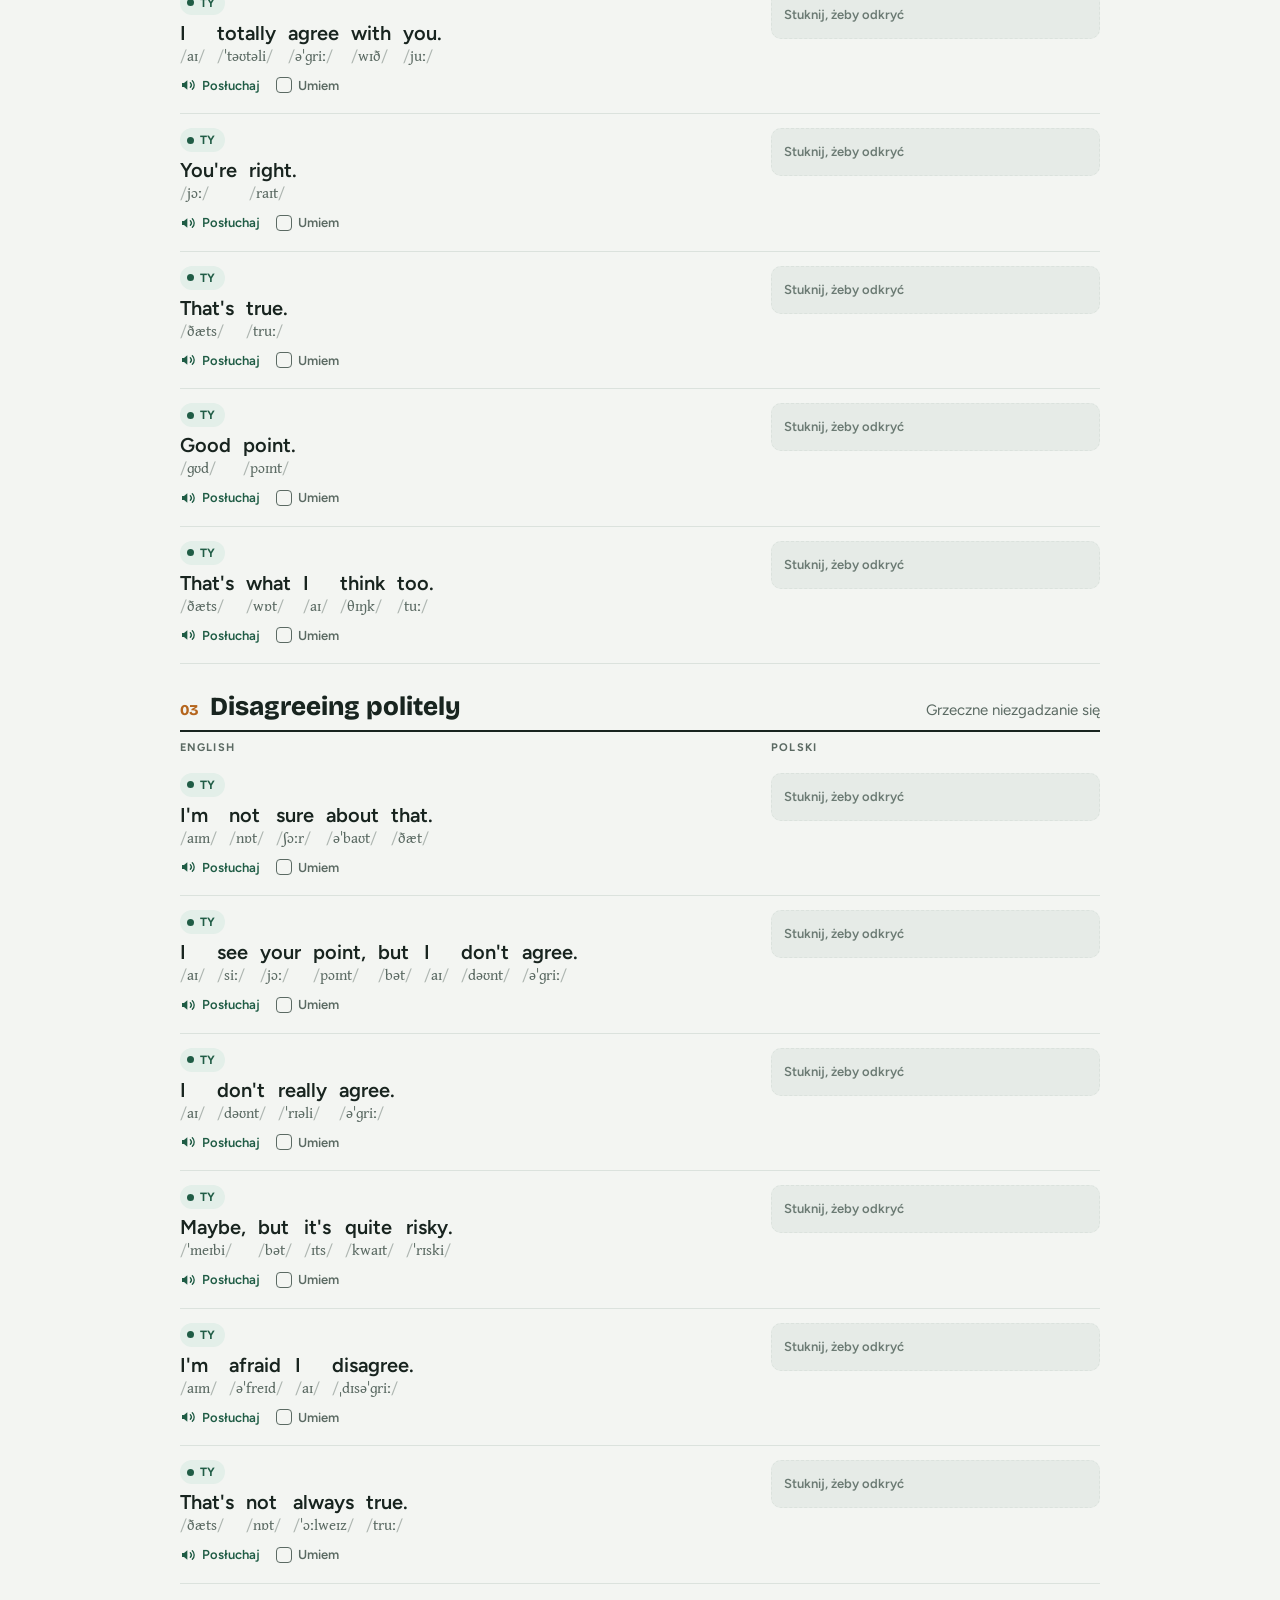
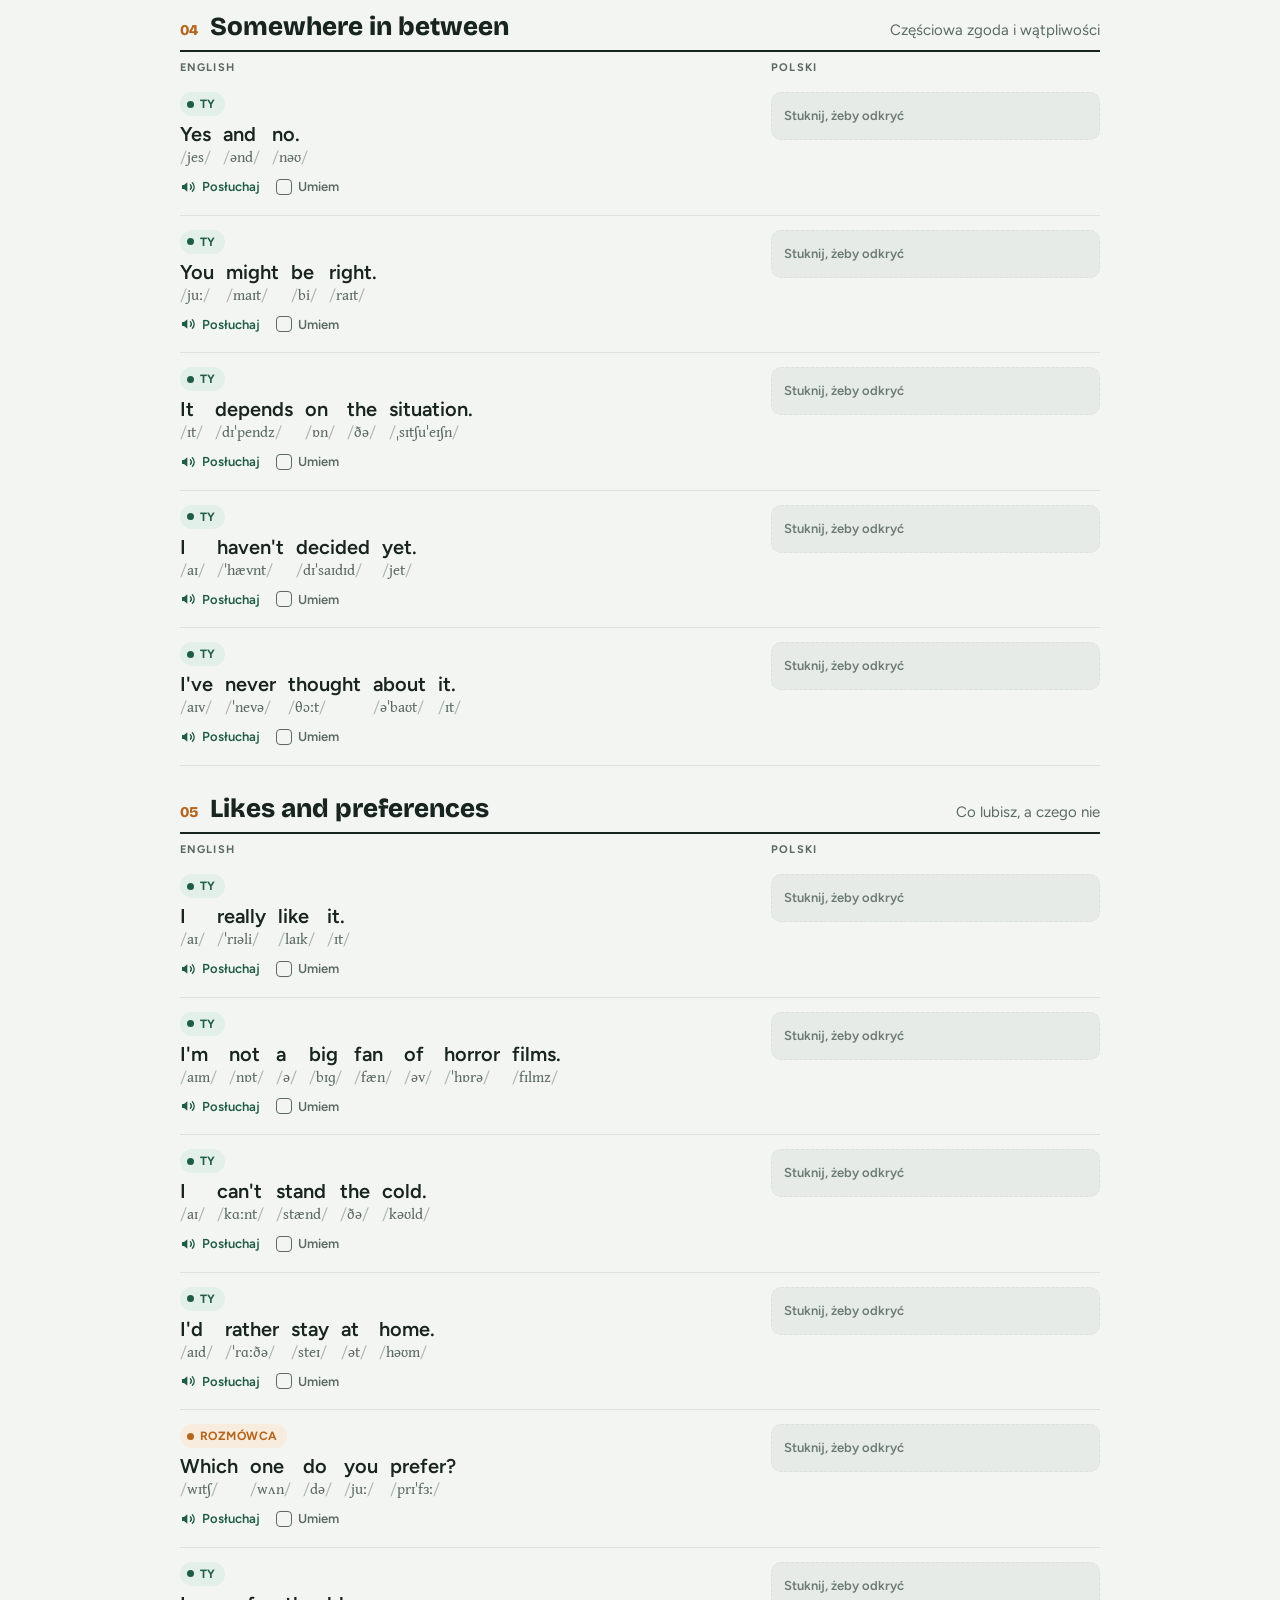
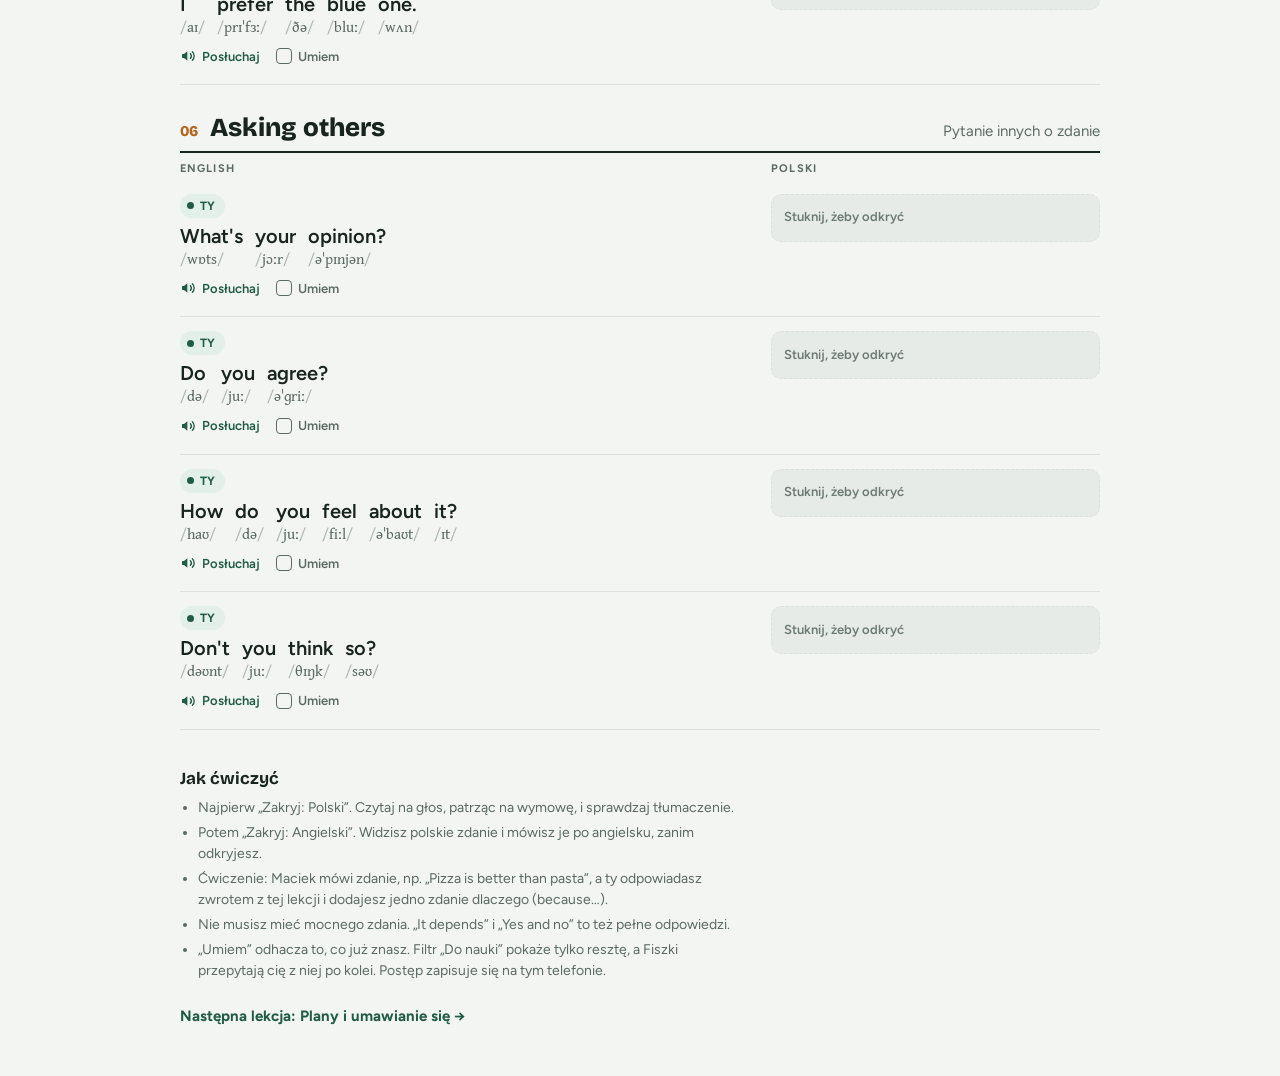
<file: lessons/opinie.html>
<!doctype html>
<html lang="pl">
<meta charset="utf-8">
<meta name="viewport" content="width=device-width, initial-scale=1">
<link rel="stylesheet" href="../assets/site.css">
<script src="lessons.js"></script>
<script src="../assets/lesson.js"></script>
<script>
// Phrases: [speaker ("you" or other), English, IPA (one token per English word), Polish, optional note]
lesson({
  type: "phrases",
  intro: "Jak powiedzieć, co myślisz, zgodzić się albo grzecznie się nie zgodzić, przyznać, że nie masz zdania, i zapytać innych o opinię. Bardzo przydatne w pracy. Polskie tłumaczenie jest zakryte: najpierw spróbuj zrozumieć zdanie, potem stuknij szary prostokąt, żeby sprawdzić.",
  other: "Rozmówca",
  legend: ["to, co mówisz ty", "to, co możesz usłyszeć od kogoś"],
  tips: [
    "Najpierw „Zakryj: Polski”. Czytaj na głos, patrząc na wymowę, i sprawdzaj tłumaczenie.",
    "Potem „Zakryj: Angielski”. Widzisz polskie zdanie i mówisz je po angielsku, zanim odkryjesz.",
    "Ćwiczenie: Maciek mówi zdanie, np. „Pizza is better than pasta”, a ty odpowiadasz zwrotem z tej lekcji i dodajesz jedno zdanie dlaczego (because…).",
    "Nie musisz mieć mocnego zdania. „It depends” i „Yes and no” to też pełne odpowiedzi.",
  ],
  stages: [
  { en: "Giving your opinion", pl: "Mówienie, co myślisz", items: [
    ["other", "What do you think?", "wɒt də juː θɪŋk", "Co myślisz?"],
    ["you", "I think it's a great idea.", "aɪ θɪŋk ɪts ə ɡreɪt aɪˈdɪə", "Myślę, że to świetny pomysł."],
    ["you", "In my opinion, it's too expensive.", "ɪn maɪ əˈpɪnjən ɪts tuː ɪkˈspensɪv", "Moim zdaniem to za drogie."],
    ["you", "I don't think it's a good idea.", "aɪ dəʊnt θɪŋk ɪts ə ɡʊd aɪˈdɪə", "Nie sądzę, żeby to był dobry pomysł.", "Przeczenie idzie do think: I don't think it's good, a nie I think it isn't good."],
    ["you", "I feel that we need more time.", "aɪ fiːl ðət wiː niːd mɔː taɪm", "Mam wrażenie, że potrzebujemy więcej czasu."],
    ["you", "Personally, I prefer tea.", "ˈpɜːsənəli aɪ prɪˈfɜː tiː", "Osobiście wolę herbatę."],
  ]},
  { en: "Agreeing", pl: "Zgadzanie się", items: [
    ["you", "I agree.", "aɪ əˈɡriː", "Zgadzam się.", "Mówi się I agree, a nie I am agree."],
    ["you", "I totally agree with you.", "aɪ ˈtəʊtəli əˈɡriː wɪð juː", "Całkowicie się z tobą zgadzam."],
    ["you", "You're right.", "jɔː raɪt", "Masz rację."],
    ["you", "That's true.", "ðæts truː", "To prawda."],
    ["you", "Good point.", "ɡʊd pɔɪnt", "Słuszna uwaga."],
    ["you", "That's what I think too.", "ðæts wɒt aɪ θɪŋk tuː", "Też tak uważam."],
  ]},
  { en: "Disagreeing politely", pl: "Grzeczne niezgadzanie się", items: [
    ["you", "I'm not sure about that.", "aɪm nɒt ʃɔːr əˈbaʊt ðæt", "Nie jestem tego pewna."],
    ["you", "I see your point, but I don't agree.", "aɪ siː jɔː pɔɪnt bət aɪ dəʊnt əˈɡriː", "Rozumiem, o co ci chodzi, ale się nie zgadzam."],
    ["you", "I don't really agree.", "aɪ dəʊnt ˈrɪəli əˈɡriː", "Raczej się nie zgadzam.", "really łagodzi niezgodę."],
    ["you", "Maybe, but it's quite risky.", "ˈmeɪbi bət ɪts kwaɪt ˈrɪski", "Może, ale to dość ryzykowne."],
    ["you", "I'm afraid I disagree.", "aɪm əˈfreɪd aɪ ˌdɪsəˈɡriː", "Obawiam się, że się nie zgadzam.", "I'm afraid nie znaczy tu „boję się”, tylko grzecznie zapowiada coś niemiłego."],
    ["you", "That's not always true.", "ðæts nɒt ˈɔːlweɪz truː", "To nie zawsze prawda."],
  ]},
  { en: "Somewhere in between", pl: "Częściowa zgoda i wątpliwości", items: [
    ["you", "Yes and no.", "jes ənd nəʊ", "I tak, i nie."],
    ["you", "You might be right.", "juː maɪt bi raɪt", "Może masz rację."],
    ["you", "It depends on the situation.", "ɪt dɪˈpendz ɒn ðə ˌsɪtʃuˈeɪʃn", "To zależy od sytuacji."],
    ["you", "I haven't decided yet.", "aɪ ˈhævnt dɪˈsaɪdɪd jet", "Jeszcze nie zdecydowałam."],
    ["you", "I've never thought about it.", "aɪv ˈnevə θɔːt əˈbaʊt ɪt", "Nigdy się nad tym nie zastanawiałam."],
  ]},
  { en: "Likes and preferences", pl: "Co lubisz, a czego nie", items: [
    ["you", "I really like it.", "aɪ ˈrɪəli laɪk ɪt", "Bardzo mi się podoba."],
    ["you", "I'm not a big fan of horror films.", "aɪm nɒt ə bɪɡ fæn əv ˈhɒrə fɪlmz", "Nie przepadam za horrorami."],
    ["you", "I can't stand the cold.", "aɪ kɑːnt stænd ðə kəʊld", "Nie znoszę zimna."],
    ["you", "I'd rather stay at home.", "aɪd ˈrɑːðə steɪ ət həʊm", "Wolałabym zostać w domu."],
    ["other", "Which one do you prefer?", "wɪtʃ wʌn də juː prɪˈfɜː", "Który wolisz?"],
    ["you", "I prefer the blue one.", "aɪ prɪˈfɜː ðə bluː wʌn", "Wolę ten niebieski."],
  ]},
  { en: "Asking others", pl: "Pytanie innych o zdanie", items: [
    ["you", "What's your opinion?", "wɒts jɔːr əˈpɪnjən", "Jakie jest twoje zdanie?"],
    ["you", "Do you agree?", "də juː əˈɡriː", "Zgadzasz się?"],
    ["you", "How do you feel about it?", "haʊ də juː fiːl əˈbaʊt ɪt", "Co o tym sądzisz?"],
    ["you", "Don't you think so?", "dəʊnt juː θɪŋk səʊ", "Nie sądzisz?"],
  ]},
],
});
</script>
</file>
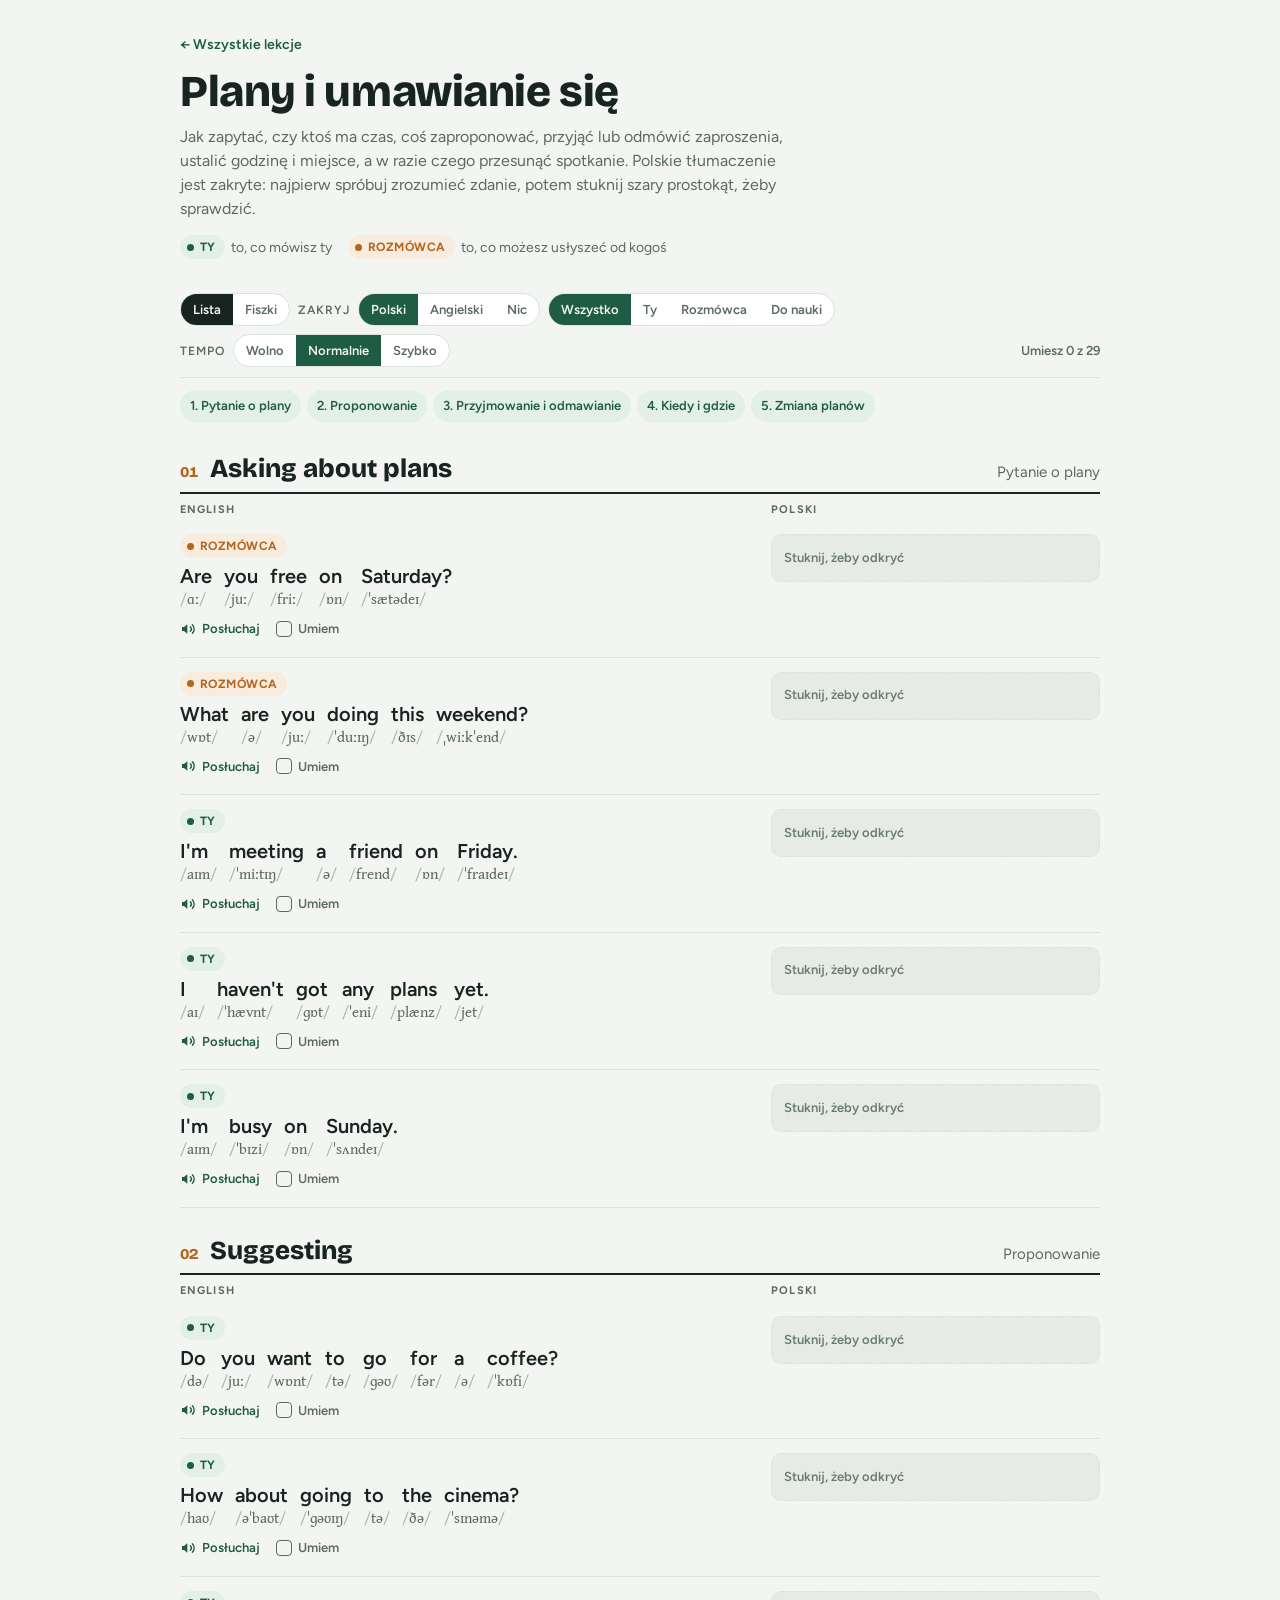
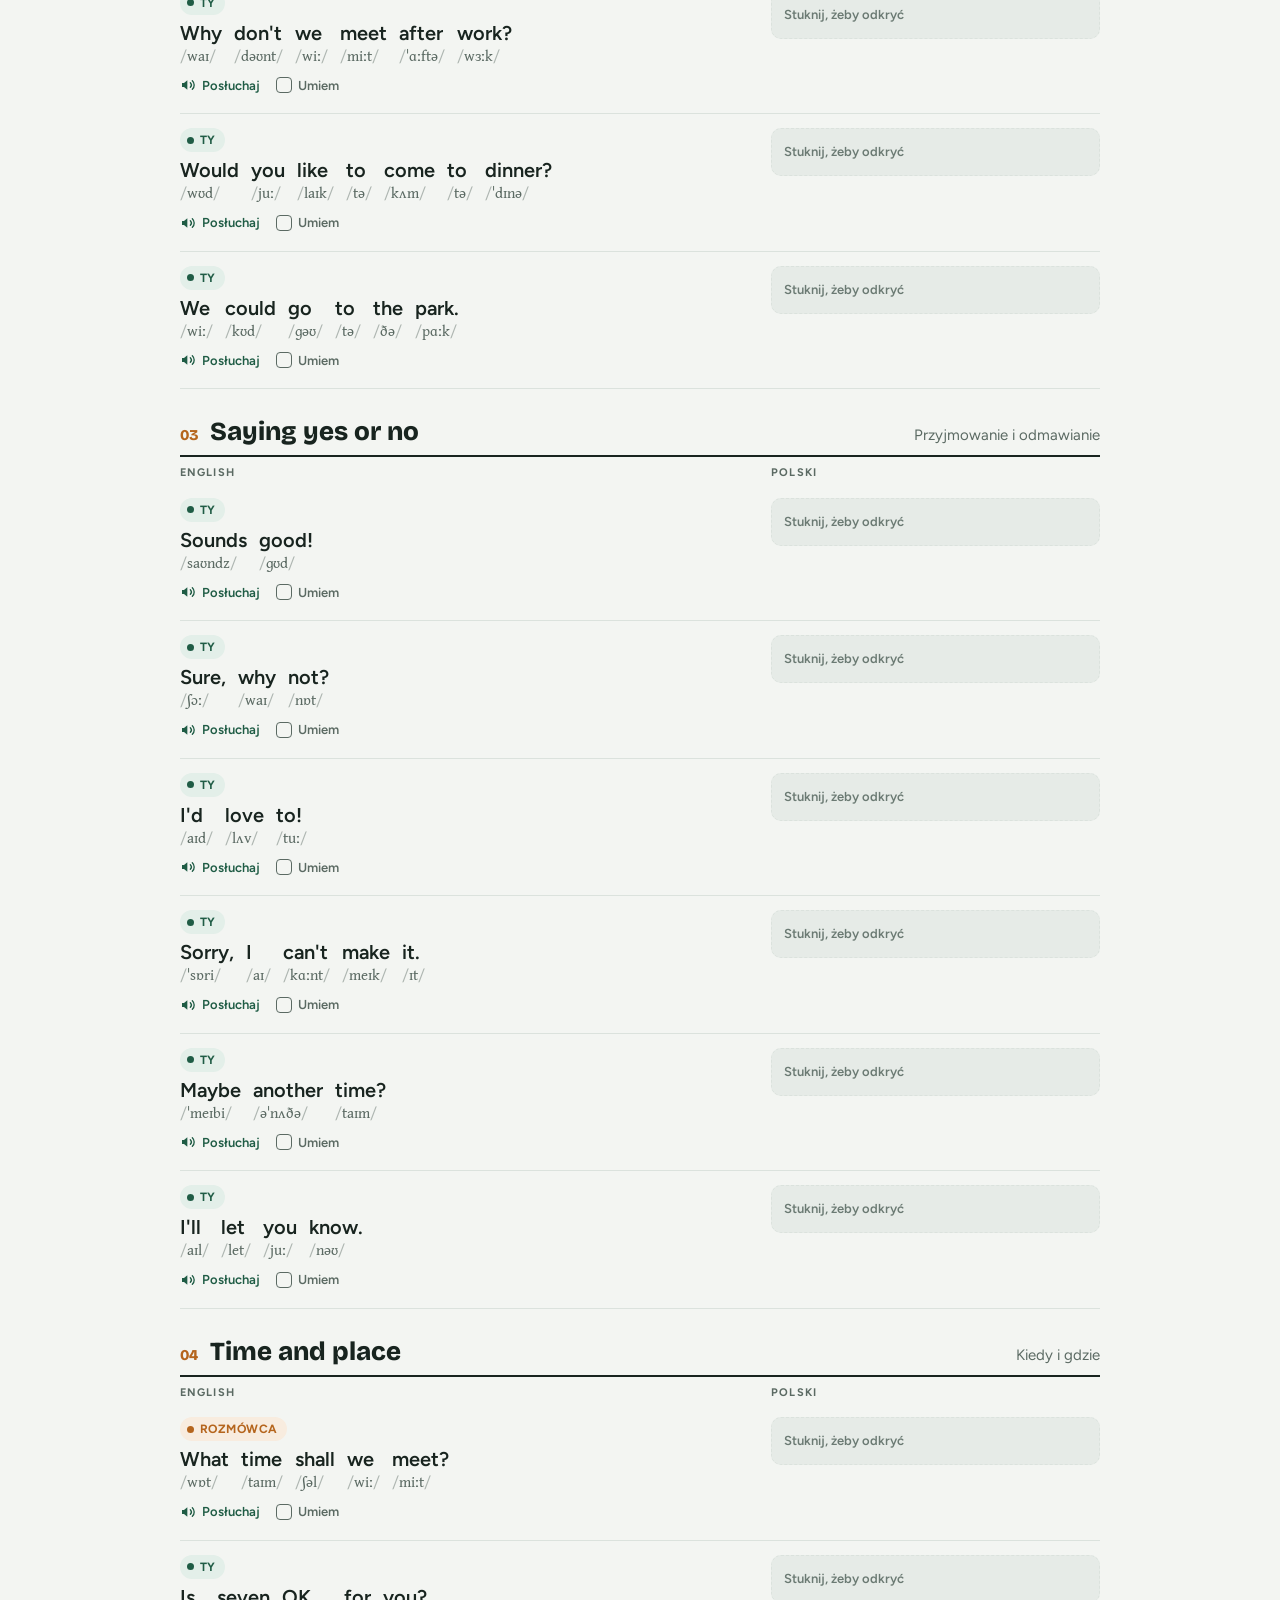
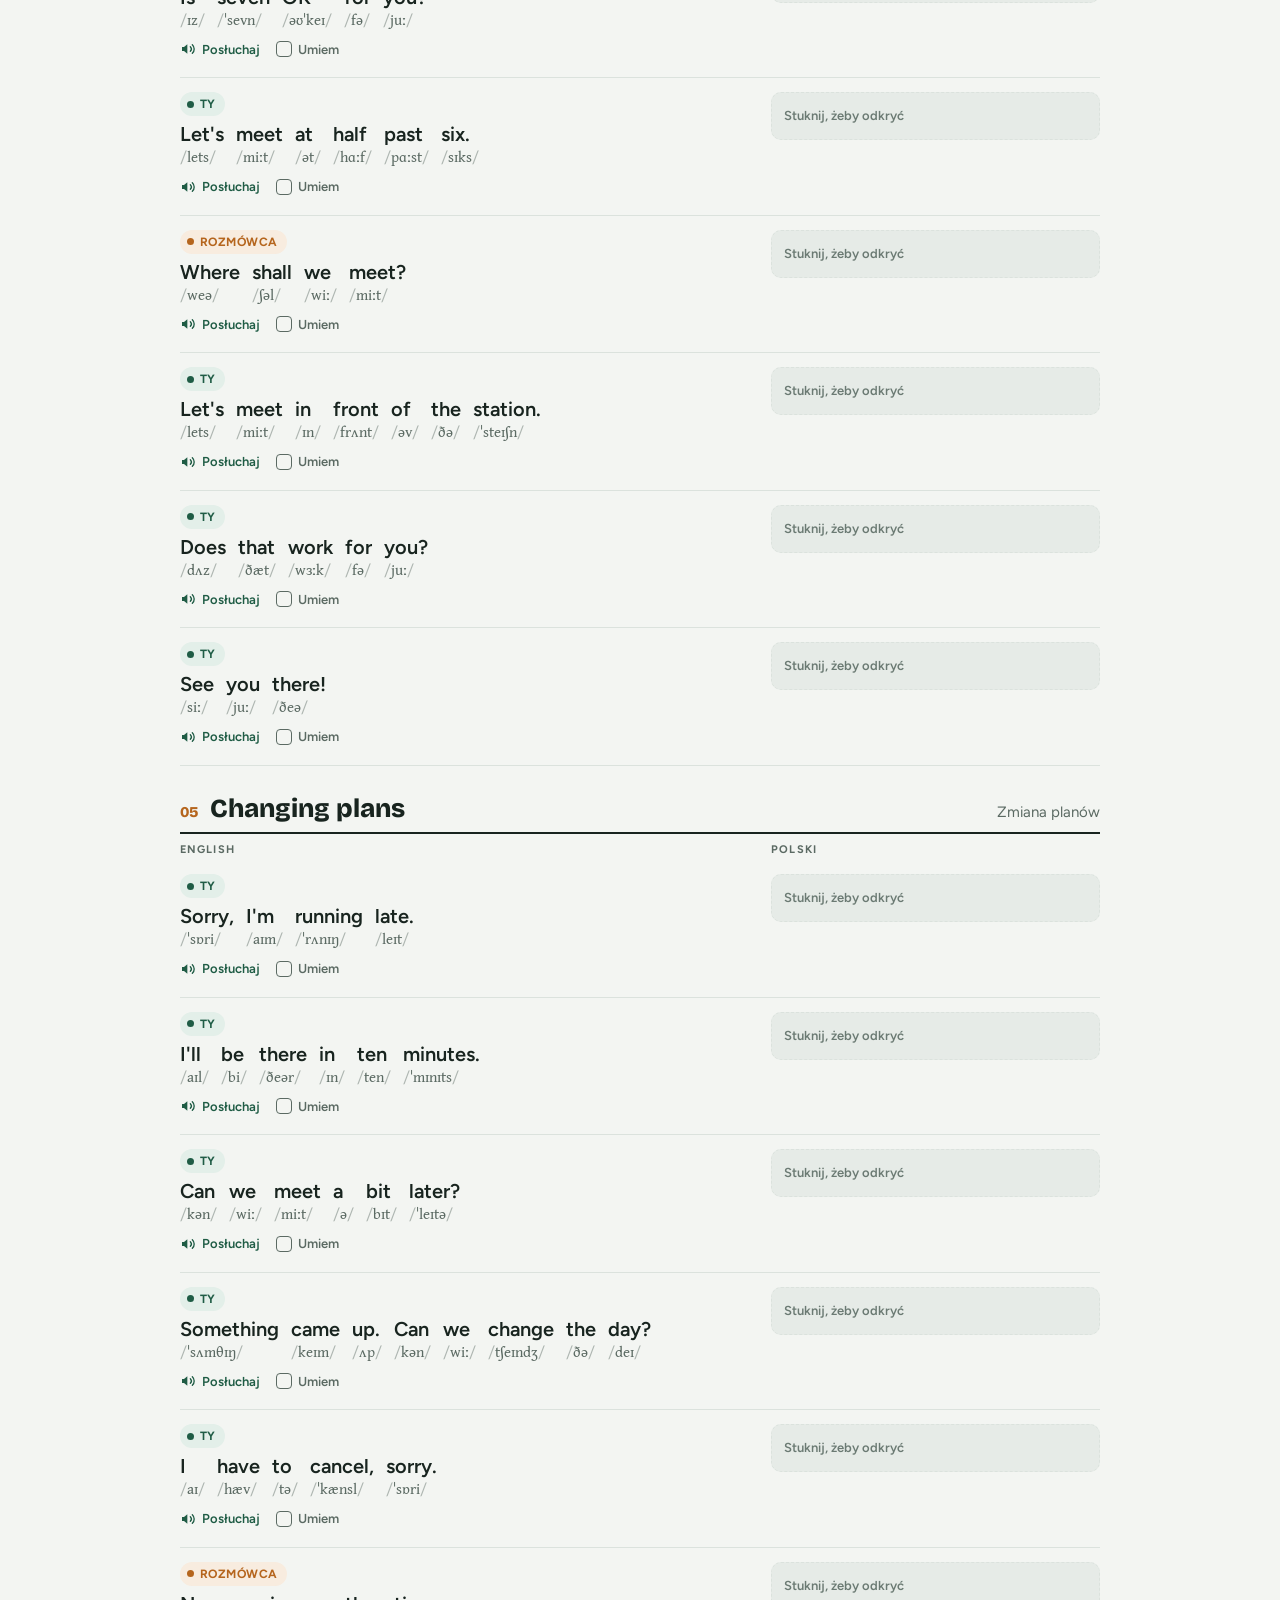
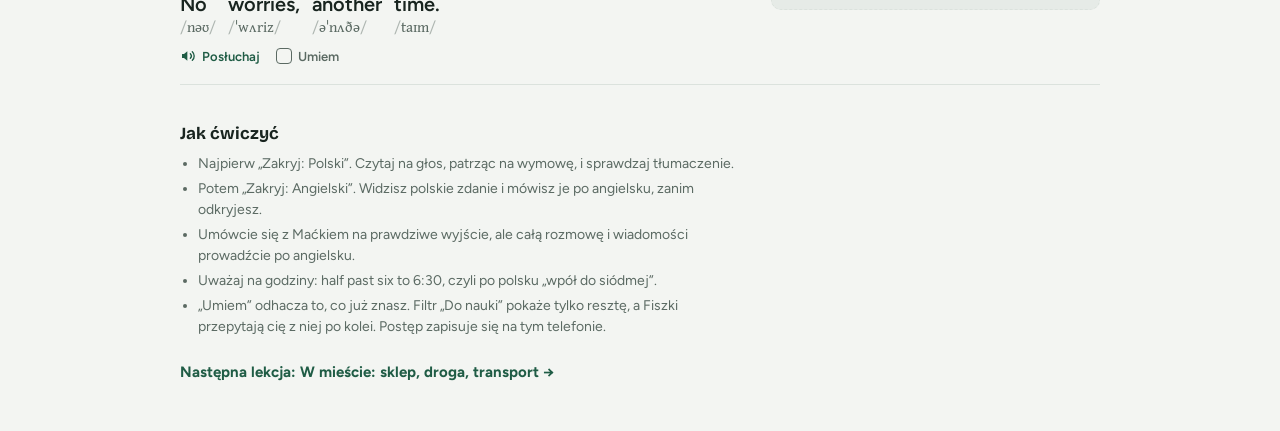
<file: lessons/plany.html>
<!doctype html>
<html lang="pl">
<meta charset="utf-8">
<meta name="viewport" content="width=device-width, initial-scale=1">
<link rel="stylesheet" href="../assets/site.css">
<script src="lessons.js"></script>
<script src="../assets/lesson.js"></script>
<script>
// Phrases: [speaker ("you" or other), English, IPA (one token per English word), Polish, optional note]
lesson({
  type: "phrases",
  intro: "Jak zapytać, czy ktoś ma czas, coś zaproponować, przyjąć lub odmówić zaproszenia, ustalić godzinę i miejsce, a w razie czego przesunąć spotkanie. Polskie tłumaczenie jest zakryte: najpierw spróbuj zrozumieć zdanie, potem stuknij szary prostokąt, żeby sprawdzić.",
  other: "Rozmówca",
  legend: ["to, co mówisz ty", "to, co możesz usłyszeć od kogoś"],
  tips: [
    "Najpierw „Zakryj: Polski”. Czytaj na głos, patrząc na wymowę, i sprawdzaj tłumaczenie.",
    "Potem „Zakryj: Angielski”. Widzisz polskie zdanie i mówisz je po angielsku, zanim odkryjesz.",
    "Umówcie się z Maćkiem na prawdziwe wyjście, ale całą rozmowę i wiadomości prowadźcie po angielsku.",
    "Uważaj na godziny: half past six to 6:30, czyli po polsku „wpół do siódmej”.",
  ],
  stages: [
  { en: "Asking about plans", pl: "Pytanie o plany", items: [
    ["other", "Are you free on Saturday?", "ɑː juː friː ɒn ˈsætədeɪ", "Masz czas w sobotę?"],
    ["other", "What are you doing this weekend?", "wɒt ə juː ˈduːɪŋ ðɪs ˌwiːkˈend", "Co robisz w ten weekend?"],
    ["you", "I'm meeting a friend on Friday.", "aɪm ˈmiːtɪŋ ə frend ɒn ˈfraɪdeɪ", "W piątek spotykam się z koleżanką.", "Rzeczy już ustalone w kalendarzu mówi się w czasie Present Continuous: I'm meeting…"],
    ["you", "I haven't got any plans yet.", "aɪ ˈhævnt ɡɒt ˈeni plænz jet", "Nie mam jeszcze planów."],
    ["you", "I'm busy on Sunday.", "aɪm ˈbɪzi ɒn ˈsʌndeɪ", "W niedzielę jestem zajęta."],
  ]},
  { en: "Suggesting", pl: "Proponowanie", items: [
    ["you", "Do you want to go for a coffee?", "də juː wɒnt tə ɡəʊ fər ə ˈkɒfi", "Chcesz iść na kawę?"],
    ["you", "How about going to the cinema?", "haʊ əˈbaʊt ˈɡəʊɪŋ tə ðə ˈsɪnəmə", "Może pójdziemy do kina?", "Po How about czasownik ma końcówkę -ing."],
    ["you", "Why don't we meet after work?", "waɪ dəʊnt wiː miːt ˈɑːftə wɜːk", "Może spotkamy się po pracy?"],
    ["you", "Would you like to come to dinner?", "wʊd juː laɪk tə kʌm tə ˈdɪnə", "Masz ochotę przyjść na kolację?"],
    ["you", "We could go to the park.", "wiː kʊd ɡəʊ tə ðə pɑːk", "Moglibyśmy pójść do parku."],
  ]},
  { en: "Saying yes or no", pl: "Przyjmowanie i odmawianie", items: [
    ["you", "Sounds good!", "saʊndz ɡʊd", "Brzmi dobrze!"],
    ["you", "Sure, why not?", "ʃɔː waɪ nɒt", "Jasne, czemu nie?"],
    ["you", "I'd love to!", "aɪd lʌv tuː", "Bardzo chętnie!"],
    ["you", "Sorry, I can't make it.", "ˈsɒri aɪ kɑːnt meɪk ɪt", "Przepraszam, nie dam rady.", "make it = dać radę przyjść, zdążyć."],
    ["you", "Maybe another time?", "ˈmeɪbi əˈnʌðə taɪm", "Może innym razem?"],
    ["you", "I'll let you know.", "aɪl let juː nəʊ", "Dam ci znać."],
  ]},
  { en: "Time and place", pl: "Kiedy i gdzie", items: [
    ["other", "What time shall we meet?", "wɒt taɪm ʃəl wiː miːt", "O której się spotkamy?"],
    ["you", "Is seven OK for you?", "ɪz ˈsevn əʊˈkeɪ fə juː", "Pasuje ci siódma?"],
    ["you", "Let's meet at half past six.", "lets miːt ət hɑːf pɑːst sɪks", "Spotkajmy się o wpół do siódmej.", "half past six = 6:30. Łatwo pomylić z polskim „wpół do szóstej”!"],
    ["other", "Where shall we meet?", "weə ʃəl wiː miːt", "Gdzie się spotkamy?"],
    ["you", "Let's meet in front of the station.", "lets miːt ɪn frʌnt əv ðə ˈsteɪʃn", "Spotkajmy się przed dworcem."],
    ["you", "Does that work for you?", "dʌz ðæt wɜːk fə juː", "Pasuje ci to?"],
    ["you", "See you there!", "siː juː ðeə", "Do zobaczenia na miejscu!"],
  ]},
  { en: "Changing plans", pl: "Zmiana planów", items: [
    ["you", "Sorry, I'm running late.", "ˈsɒri aɪm ˈrʌnɪŋ leɪt", "Przepraszam, spóźnię się."],
    ["you", "I'll be there in ten minutes.", "aɪl bi ðeər ɪn ten ˈmɪnɪts", "Będę za dziesięć minut."],
    ["you", "Can we meet a bit later?", "kən wiː miːt ə bɪt ˈleɪtə", "Możemy spotkać się trochę później?"],
    ["you", "Something came up. Can we change the day?", "ˈsʌmθɪŋ keɪm ʌp kən wiː tʃeɪndʒ ðə deɪ", "Coś mi wypadło. Możemy zmienić dzień?", "Something came up = coś mi wypadło."],
    ["you", "I have to cancel, sorry.", "aɪ hæv tə ˈkænsl ˈsɒri", "Muszę odwołać, przepraszam."],
    ["other", "No worries, another time.", "nəʊ ˈwʌriz əˈnʌðə taɪm", "Nie szkodzi, innym razem."],
  ]},
],
});
</script>
</file>
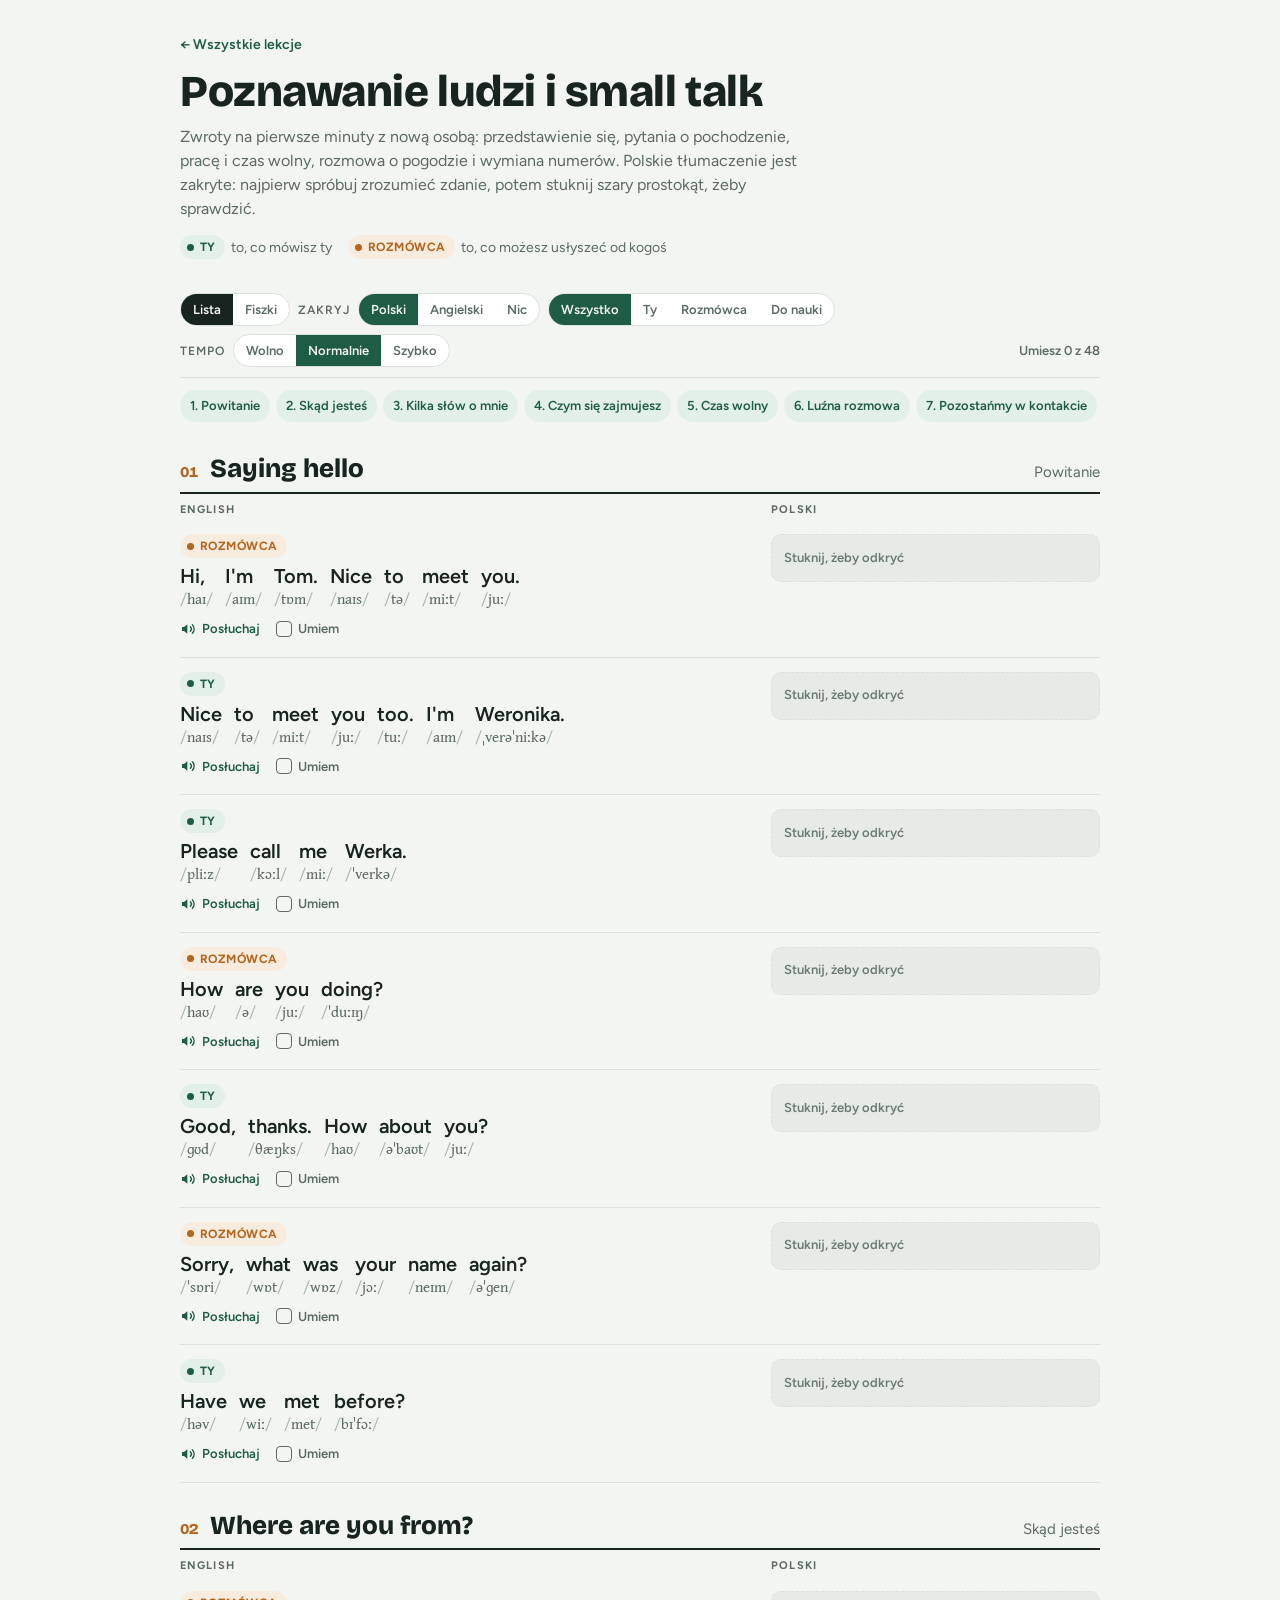
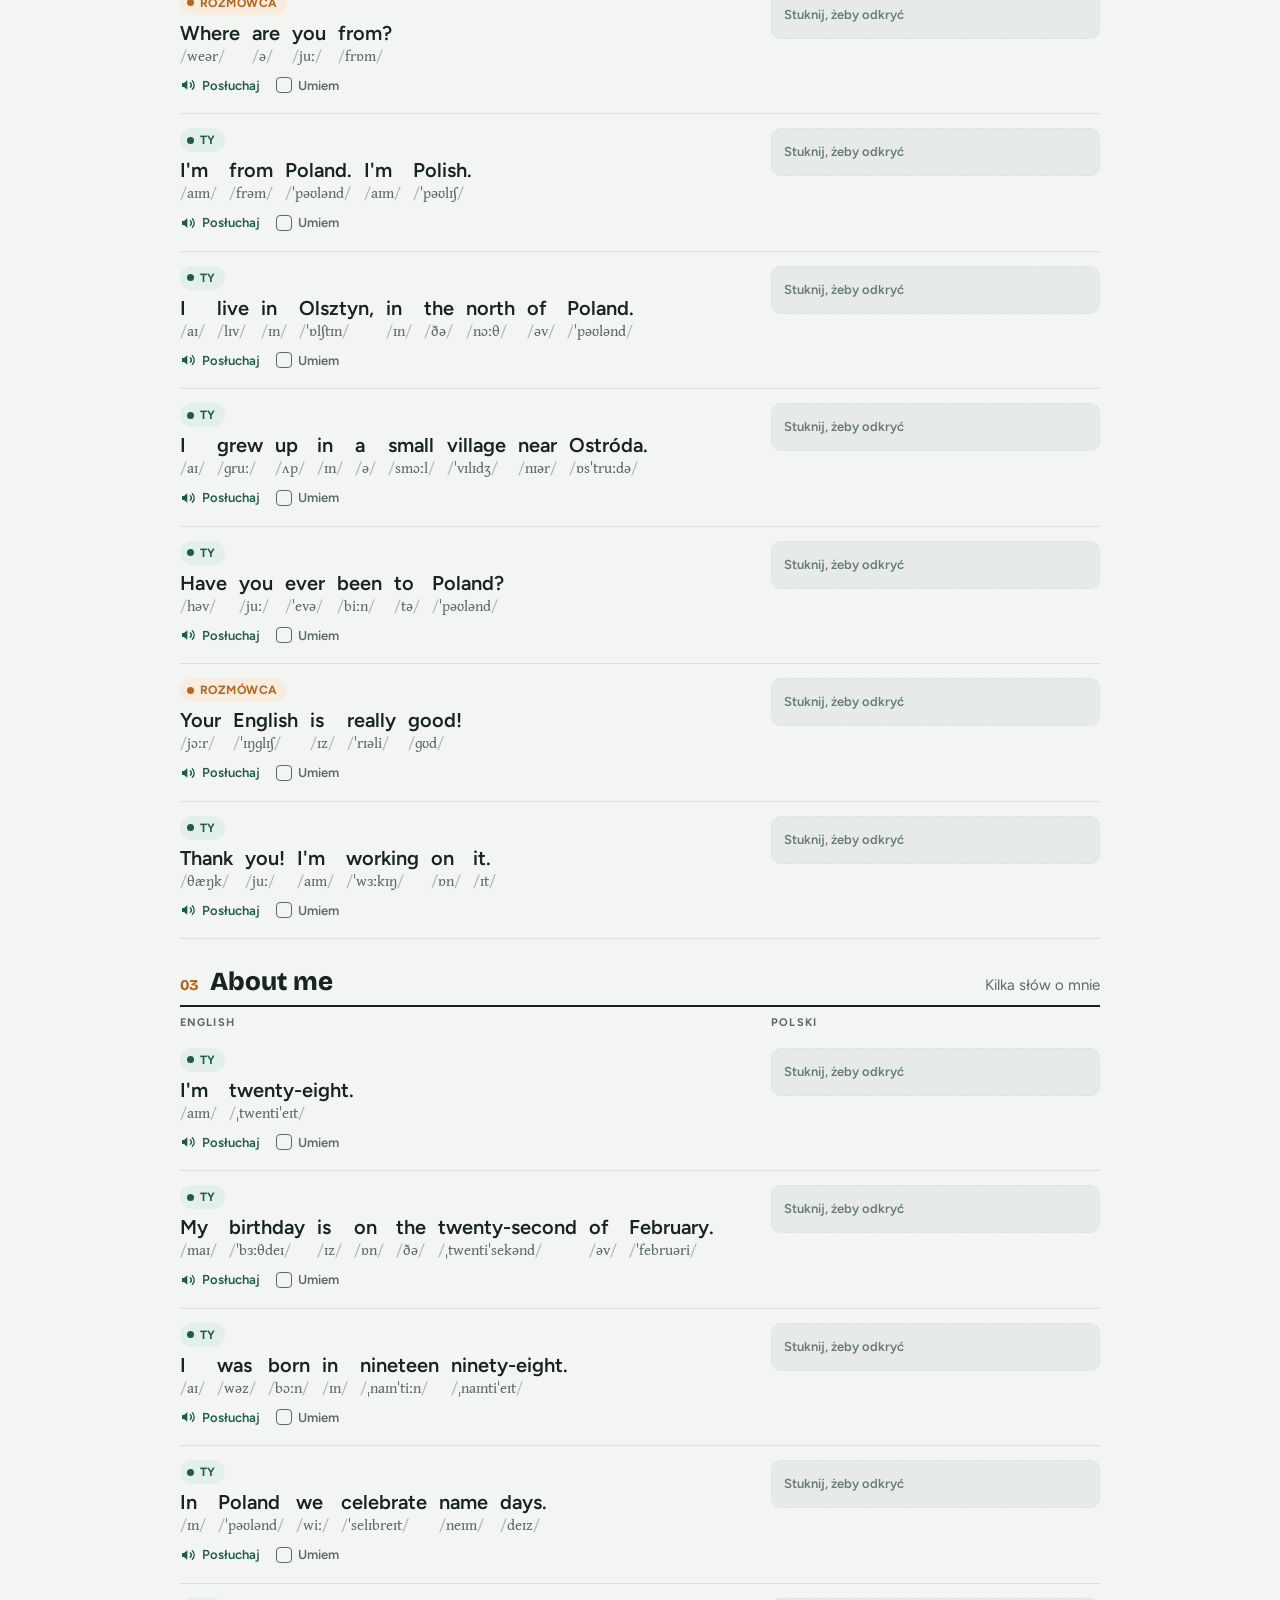
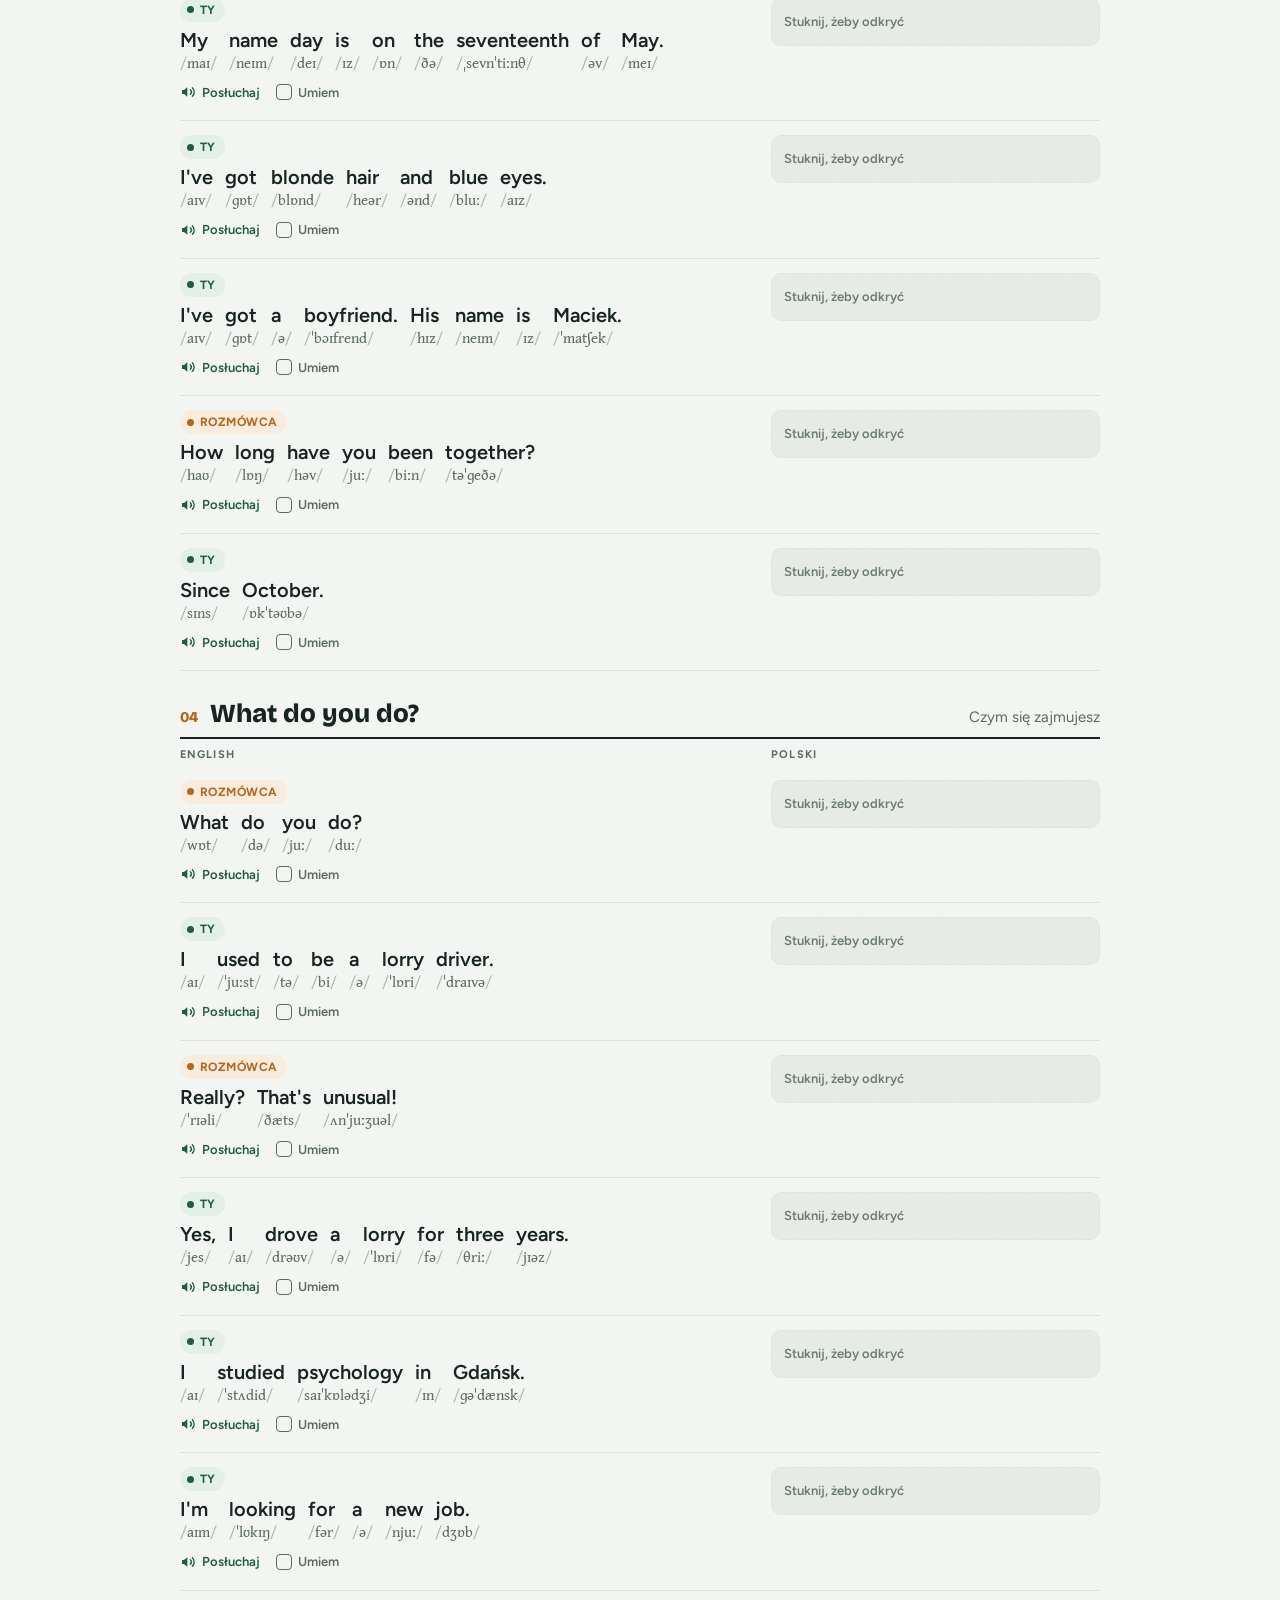
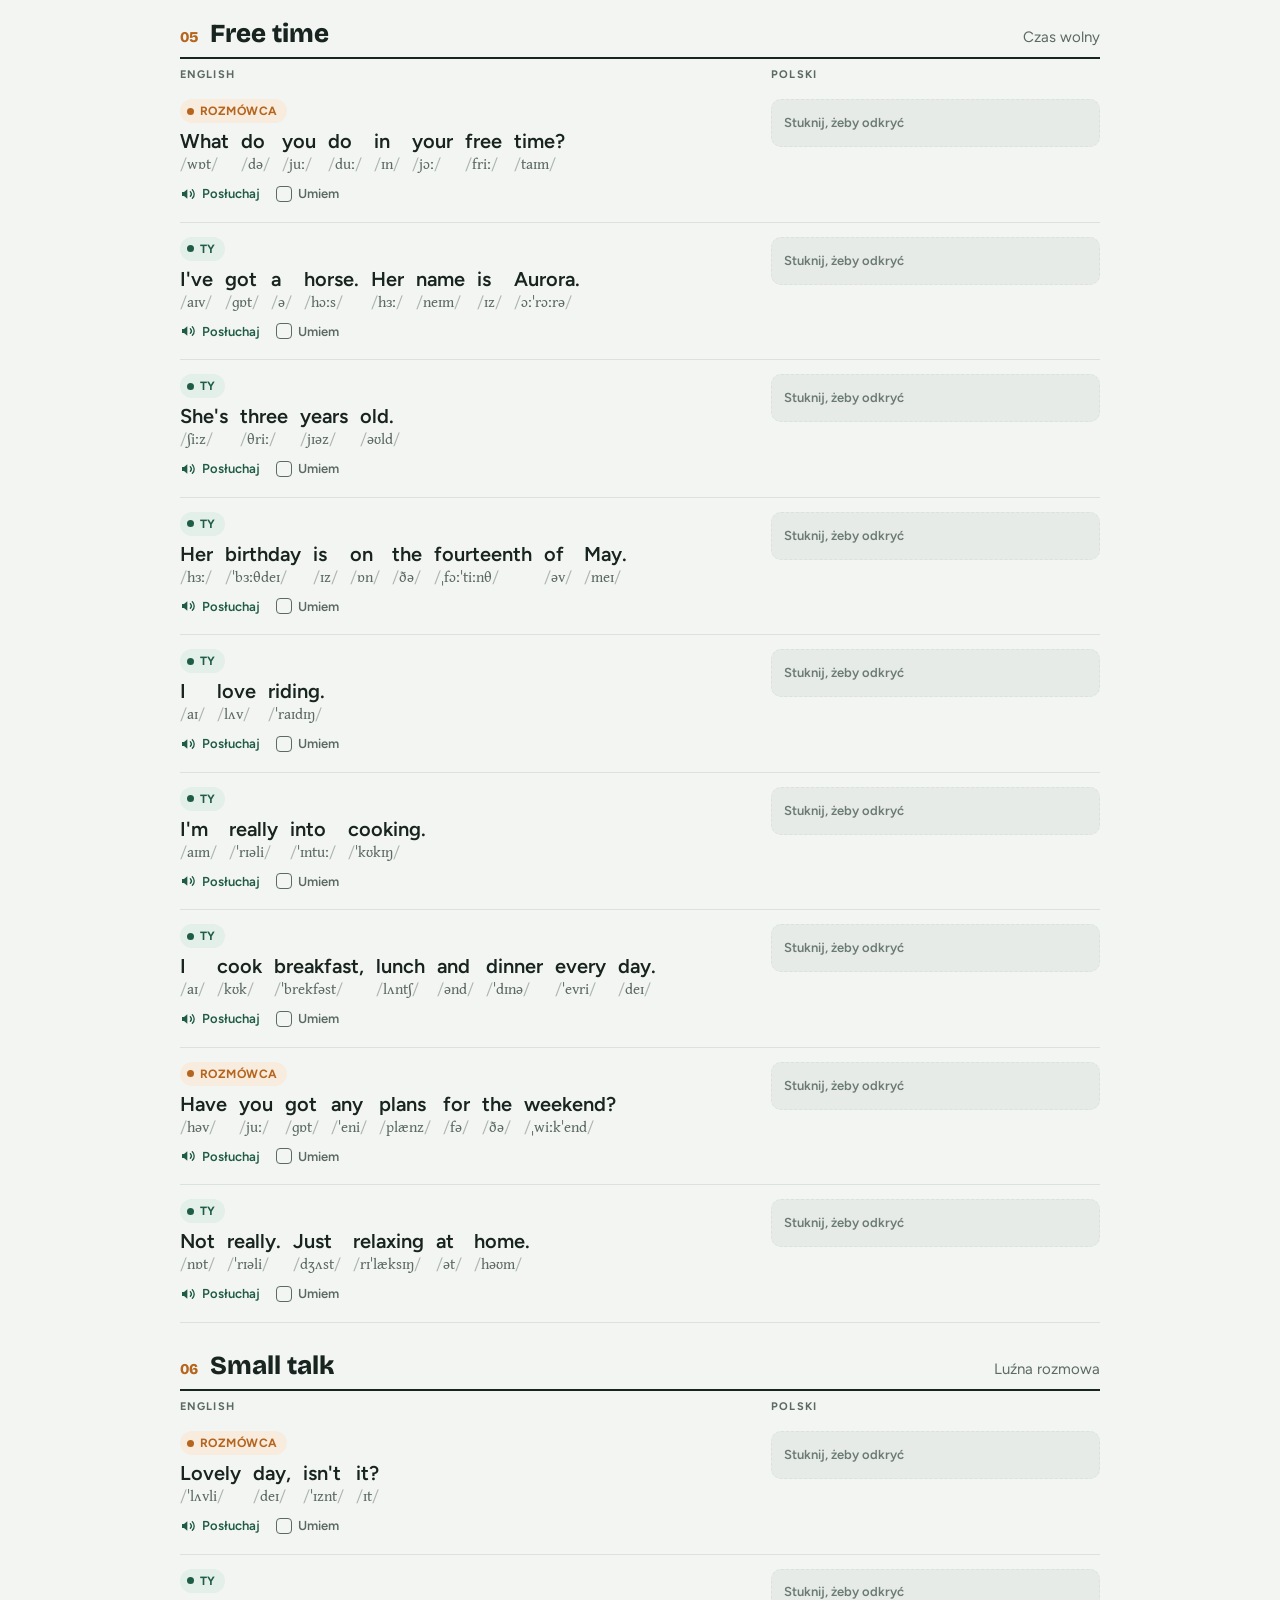
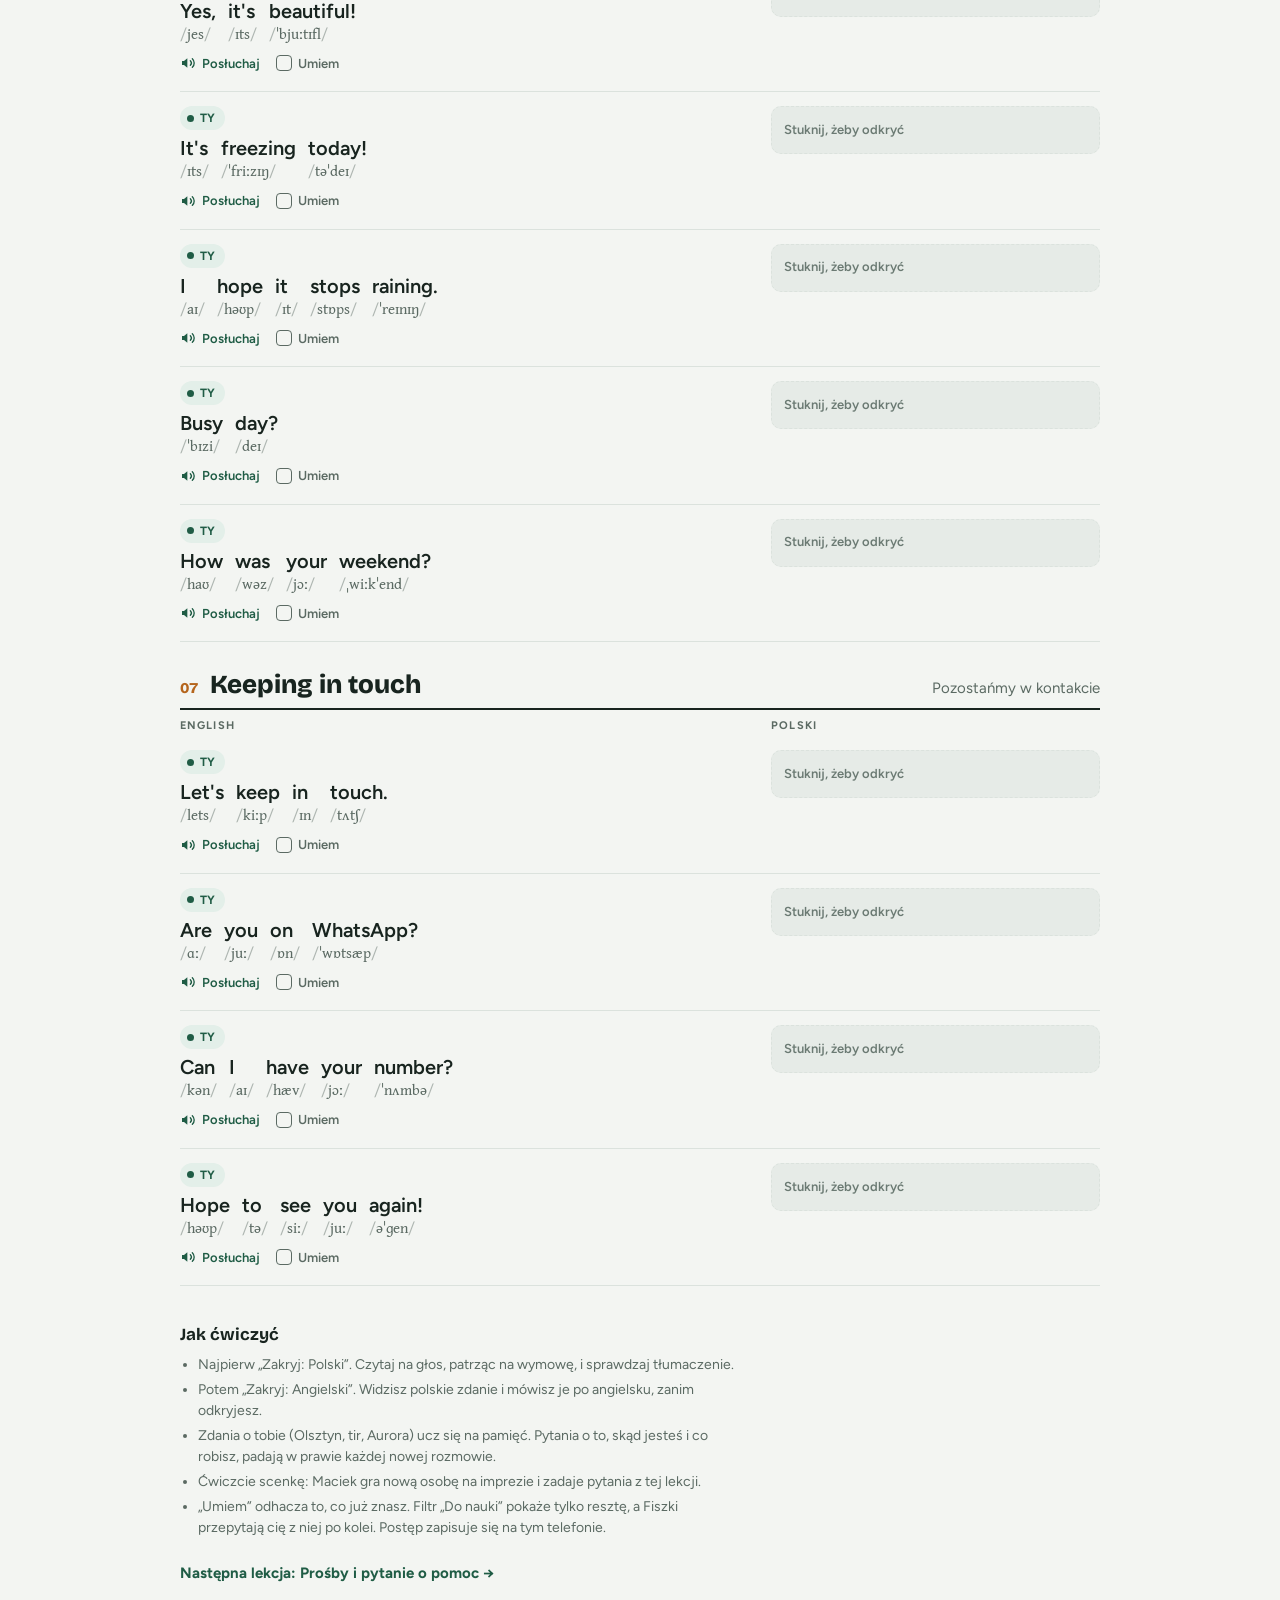
<file: lessons/poznawanie-ludzi.html>
<!doctype html>
<html lang="pl">
<meta charset="utf-8">
<meta name="viewport" content="width=device-width, initial-scale=1">
<link rel="stylesheet" href="../assets/site.css">
<script src="lessons.js"></script>
<script src="../assets/lesson.js"></script>
<script>
// Phrases: [speaker ("you" or other), English, IPA (one token per English word), Polish, optional note]
lesson({
  type: "phrases",
  intro: "Zwroty na pierwsze minuty z nową osobą: przedstawienie się, pytania o pochodzenie, pracę i czas wolny, rozmowa o pogodzie i wymiana numerów. Polskie tłumaczenie jest zakryte: najpierw spróbuj zrozumieć zdanie, potem stuknij szary prostokąt, żeby sprawdzić.",
  other: "Rozmówca",
  legend: ["to, co mówisz ty", "to, co możesz usłyszeć od kogoś"],
  tips: [
    "Najpierw „Zakryj: Polski”. Czytaj na głos, patrząc na wymowę, i sprawdzaj tłumaczenie.",
    "Potem „Zakryj: Angielski”. Widzisz polskie zdanie i mówisz je po angielsku, zanim odkryjesz.",
    "Zdania o tobie (Olsztyn, tir, Aurora) ucz się na pamięć. Pytania o to, skąd jesteś i co robisz, padają w prawie każdej nowej rozmowie.",
    "Ćwiczcie scenkę: Maciek gra nową osobę na imprezie i zadaje pytania z tej lekcji.",
  ],
  stages: [
  { en: "Saying hello", pl: "Powitanie", items: [
    ["other", "Hi, I'm Tom. Nice to meet you.", "haɪ aɪm tɒm naɪs tə miːt juː", "Cześć, jestem Tom. Miło cię poznać."],
    ["you", "Nice to meet you too. I'm Weronika.", "naɪs tə miːt juː tuː aɪm ˌverəˈniːkə", "Mnie też miło. Jestem Weronika."],
    ["you", "Please call me Werka.", "pliːz kɔːl miː ˈverkə", "Mów mi Werka."],
    ["other", "How are you doing?", "haʊ ə juː ˈduːɪŋ", "Jak leci?"],
    ["you", "Good, thanks. How about you?", "ɡʊd θæŋks haʊ əˈbaʊt juː", "Dobrze, dzięki. A u ciebie?"],
    ["other", "Sorry, what was your name again?", "ˈsɒri wɒt wɒz jɔː neɪm əˈɡen", "Przepraszam, jak miałaś na imię?", "Zupełnie normalne pytanie. Ty też możesz tak zapytać."],
    ["you", "Have we met before?", "həv wiː met bɪˈfɔː", "Czy my się już znamy?"],
  ]},
  { en: "Where are you from?", pl: "Skąd jesteś", items: [
    ["other", "Where are you from?", "weər ə juː frɒm", "Skąd jesteś?"],
    ["you", "I'm from Poland. I'm Polish.", "aɪm frəm ˈpəʊlənd aɪm ˈpəʊlɪʃ", "Jestem z Polski. Jestem Polką.", "Poland = Polska, Polish = polski albo Polka/Polak."],
    ["you", "I live in Olsztyn, in the north of Poland.", "aɪ lɪv ɪn ˈɒlʃtɪn ɪn ðə nɔːθ əv ˈpəʊlənd", "Mieszkam w Olsztynie, na północy Polski."],
    ["you", "I grew up in a small village near Ostróda.", "aɪ ɡruː ʌp ɪn ə smɔːl ˈvɪlɪdʒ nɪər ɒsˈtruːdə", "Dorastałam w małej wsi koło Ostródy."],
    ["you", "Have you ever been to Poland?", "həv juː ˈevə biːn tə ˈpəʊlənd", "Byłeś kiedyś w Polsce?"],
    ["other", "Your English is really good!", "jɔːr ˈɪŋɡlɪʃ ɪz ˈrɪəli ɡʊd", "Świetnie mówisz po angielsku!"],
    ["you", "Thank you! I'm working on it.", "θæŋk juː aɪm ˈwɜːkɪŋ ɒn ɪt", "Dziękuję! Pracuję nad tym.", "Na komplement po prostu podziękuj, nie zaprzeczaj."],
  ]},
  { en: "About me", pl: "Kilka słów o mnie", items: [
    ["you", "I'm twenty-eight.", "aɪm ˌtwentiˈeɪt", "Mam dwadzieścia osiem lat.", "Wiek podaje się z be: I'm 28, a nie I have 28."],
    ["you", "My birthday is on the twenty-second of February.", "maɪ ˈbɜːθdeɪ ɪz ɒn ðə ˌtwentiˈsekənd əv ˈfebruəri", "Moje urodziny są dwudziestego drugiego lutego.", "Daty mówi się z the i of: the twenty-second of February."],
    ["you", "I was born in nineteen ninety-eight.", "aɪ wəz bɔːn ɪn ˌnaɪnˈtiːn ˌnaɪntiˈeɪt", "Urodziłam się w tysiąc dziewięćset dziewięćdziesiątym ósmym.", "Lata czyta się parami: 1998 = nineteen ninety-eight."],
    ["you", "In Poland we celebrate name days.", "ɪn ˈpəʊlənd wiː ˈselɪbreɪt neɪm deɪz", "W Polsce obchodzimy imieniny."],
    ["you", "My name day is on the seventeenth of May.", "maɪ neɪm deɪ ɪz ɒn ðə ˌsevnˈtiːnθ əv meɪ", "Moje imieniny są siedemnastego maja."],
    ["you", "I've got blonde hair and blue eyes.", "aɪv ɡɒt blɒnd heər ənd bluː aɪz", "Mam blond włosy i niebieskie oczy.", "hair bez -s: blonde hair, a nie blonde hairs."],
    ["you", "I've got a boyfriend. His name is Maciek.", "aɪv ɡɒt ə ˈbɔɪfrend hɪz neɪm ɪz ˈmatʃek", "Mam chłopaka. Ma na imię Maciek."],
    ["other", "How long have you been together?", "haʊ lɒŋ həv juː biːn təˈɡeðə", "Jak długo jesteście razem?"],
    ["you", "Since October.", "sɪns ɒkˈtəʊbə", "Od października.", "since + moment (since October), for + okres czasu (for a month)."],
  ]},
  { en: "What do you do?", pl: "Czym się zajmujesz", items: [
    ["other", "What do you do?", "wɒt də juː duː", "Czym się zajmujesz?", "Pytanie o pracę, a nie o to, co robisz w tej chwili."],
    ["you", "I used to be a lorry driver.", "aɪ ˈjuːst tə bi ə ˈlɒri ˈdraɪvə", "Kiedyś byłam kierowcą tira.", "used to = kiedyś (a teraz już nie). Lorry to słowo brytyjskie, Amerykanie mówią truck."],
    ["other", "Really? That's unusual!", "ˈrɪəli ðæts ʌnˈjuːʒuəl", "Naprawdę? To nietypowe!"],
    ["you", "Yes, I drove a lorry for three years.", "jes aɪ drəʊv ə ˈlɒri fə θriː jɪəz", "Tak, przez trzy lata jeździłam tirem."],
    ["you", "I studied psychology in Gdańsk.", "aɪ ˈstʌdid saɪˈkɒlədʒi ɪn ɡəˈdænsk", "Studiowałam psychologię w Gdańsku."],
    ["you", "I'm looking for a new job.", "aɪm ˈlʊkɪŋ fər ə njuː dʒɒb", "Szukam nowej pracy."],
  ]},
  { en: "Free time", pl: "Czas wolny", items: [
    ["other", "What do you do in your free time?", "wɒt də juː duː ɪn jɔː friː taɪm", "Co robisz w wolnym czasie?"],
    ["you", "I've got a horse. Her name is Aurora.", "aɪv ɡɒt ə hɔːs hɜː neɪm ɪz ɔːˈrɔːrə", "Mam konia. Nazywa się Aurora.", "O własnym zwierzęciu mówi się she albo he, a nie it."],
    ["you", "She's three years old.", "ʃiːz θriː jɪəz əʊld", "Ma trzy lata."],
    ["you", "Her birthday is on the fourteenth of May.", "hɜː ˈbɜːθdeɪ ɪz ɒn ðə ˌfɔːˈtiːnθ əv meɪ", "Jej urodziny są czternastego maja."],
    ["you", "I love riding.", "aɪ lʌv ˈraɪdɪŋ", "Uwielbiam jeździć konno.", "riding = jazda konna. Pełniej: horse riding."],
    ["you", "I'm really into cooking.", "aɪm ˈrɪəli ˈɪntuː ˈkʊkɪŋ", "Bardzo lubię gotować.", "be into something = bardzo coś lubić, interesować się czymś."],
    ["you", "I cook breakfast, lunch and dinner every day.", "aɪ kʊk ˈbrekfəst lʌntʃ ənd ˈdɪnə ˈevri deɪ", "Codziennie gotuję śniadanie, obiad i kolację."],
    ["other", "Have you got any plans for the weekend?", "həv juː ɡɒt ˈeni plænz fə ðə ˌwiːkˈend", "Masz jakieś plany na weekend?"],
    ["you", "Not really. Just relaxing at home.", "nɒt ˈrɪəli dʒʌst rɪˈlæksɪŋ ət həʊm", "Nie bardzo. Po prostu odpoczywam w domu."],
  ]},
  { en: "Small talk", pl: "Luźna rozmowa", items: [
    ["other", "Lovely day, isn't it?", "ˈlʌvli deɪ ˈɪznt ɪt", "Piękny dzień, prawda?", "Pogoda to najbezpieczniejszy temat na początek rozmowy z obcą osobą."],
    ["you", "Yes, it's beautiful!", "jes ɪts ˈbjuːtɪfl", "Tak, piękny!"],
    ["you", "It's freezing today!", "ɪts ˈfriːzɪŋ təˈdeɪ", "Ale dziś zimno!"],
    ["you", "I hope it stops raining.", "aɪ həʊp ɪt stɒps ˈreɪnɪŋ", "Mam nadzieję, że przestanie padać."],
    ["you", "Busy day?", "ˈbɪzi deɪ", "Pracowity dzień?"],
    ["you", "How was your weekend?", "haʊ wəz jɔː ˌwiːkˈend", "Jak minął weekend?"],
  ]},
  { en: "Keeping in touch", pl: "Pozostańmy w kontakcie", items: [
    ["you", "Let's keep in touch.", "lets kiːp ɪn tʌtʃ", "Bądźmy w kontakcie."],
    ["you", "Are you on WhatsApp?", "ɑː juː ɒn ˈwɒtsæp", "Masz WhatsAppa?"],
    ["you", "Can I have your number?", "kən aɪ hæv jɔː ˈnʌmbə", "Mogę prosić o twój numer?"],
    ["you", "Hope to see you again!", "həʊp tə siː juː əˈɡen", "Mam nadzieję, że się jeszcze zobaczymy!"],
  ]},
],
});
</script>
</file>
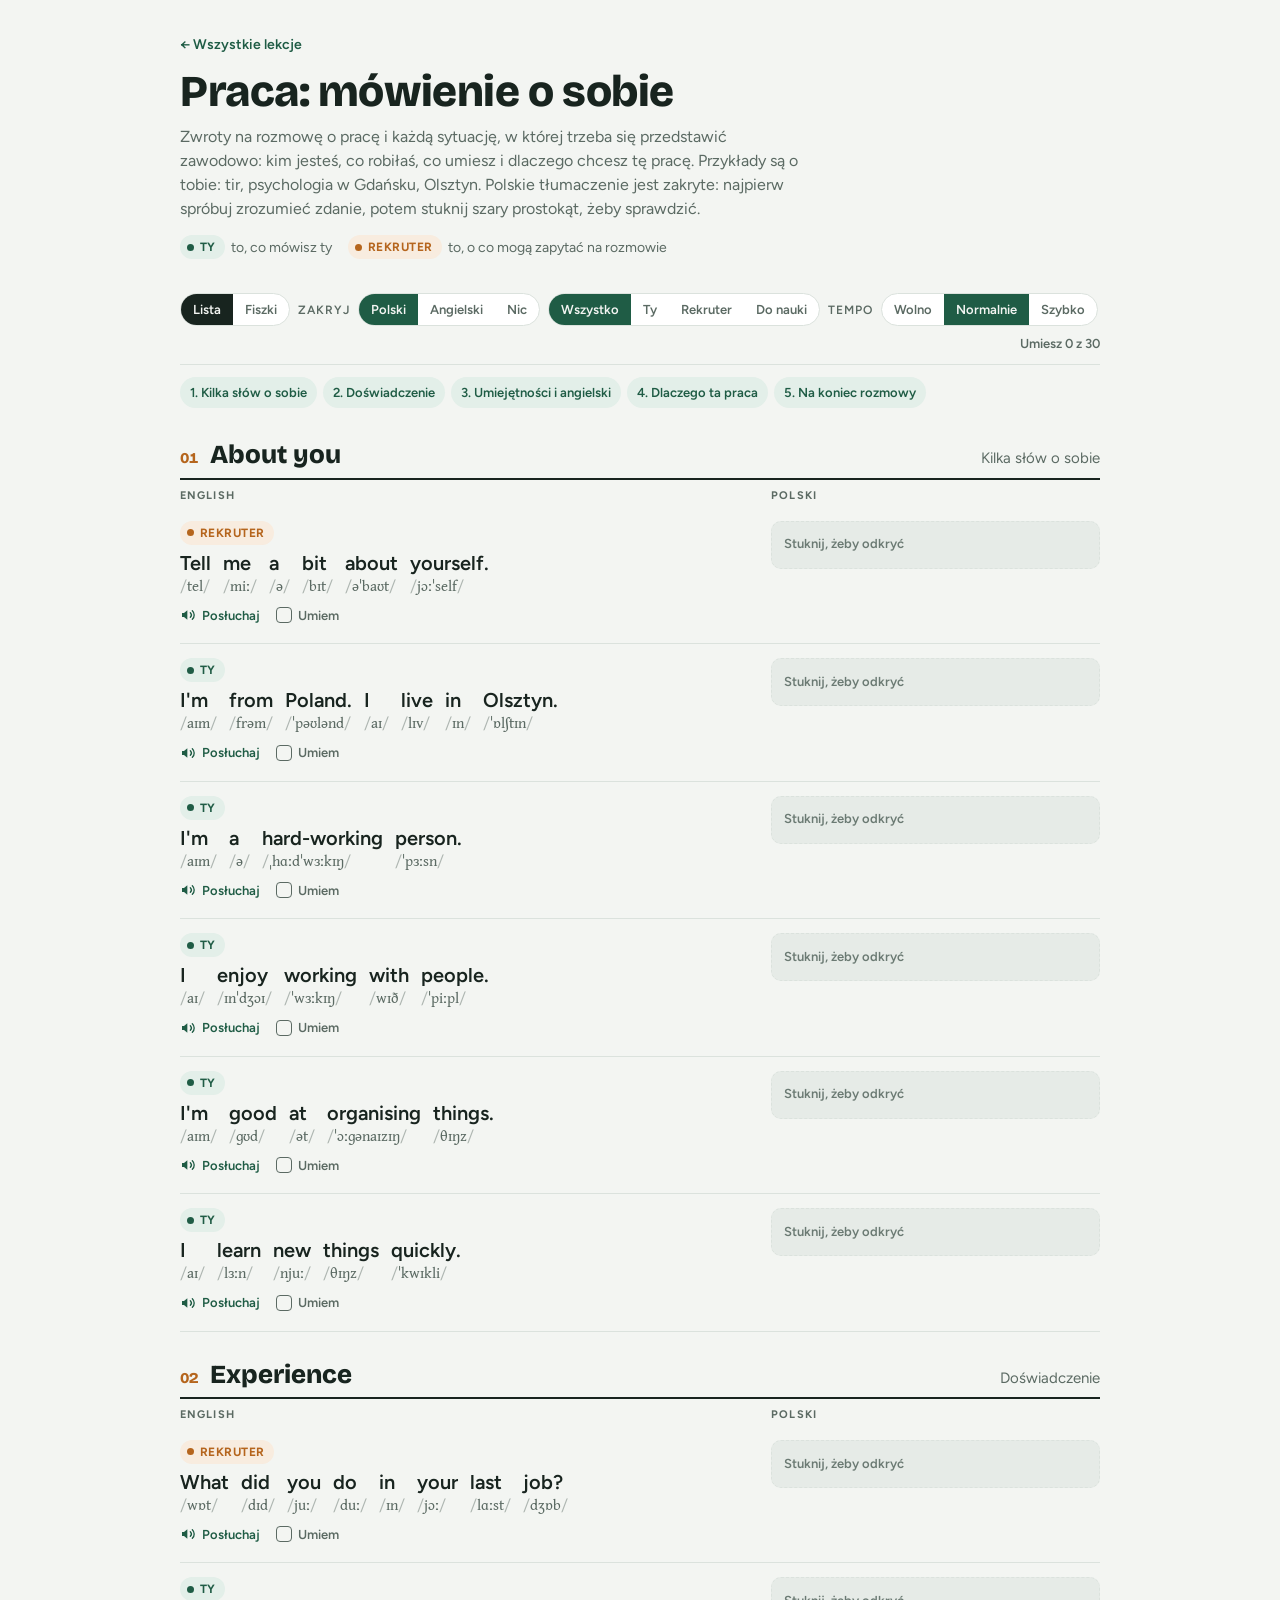
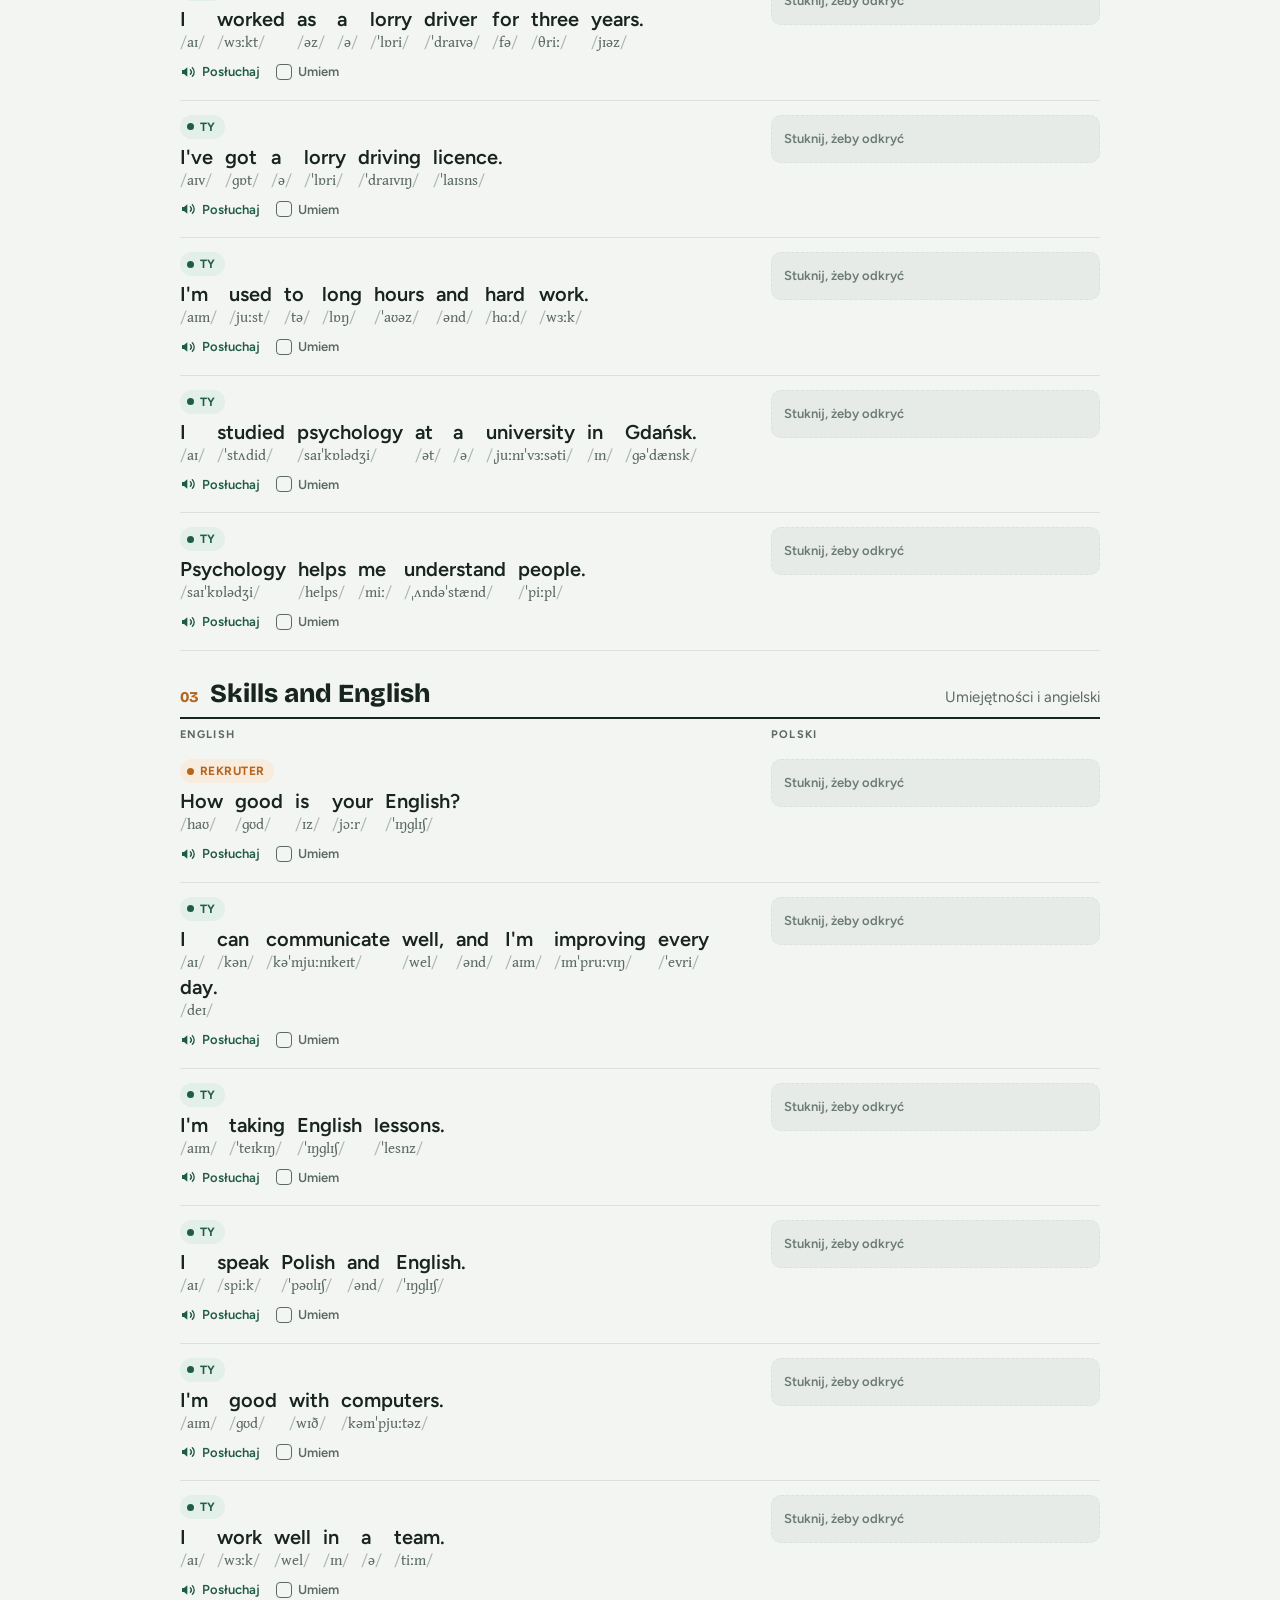
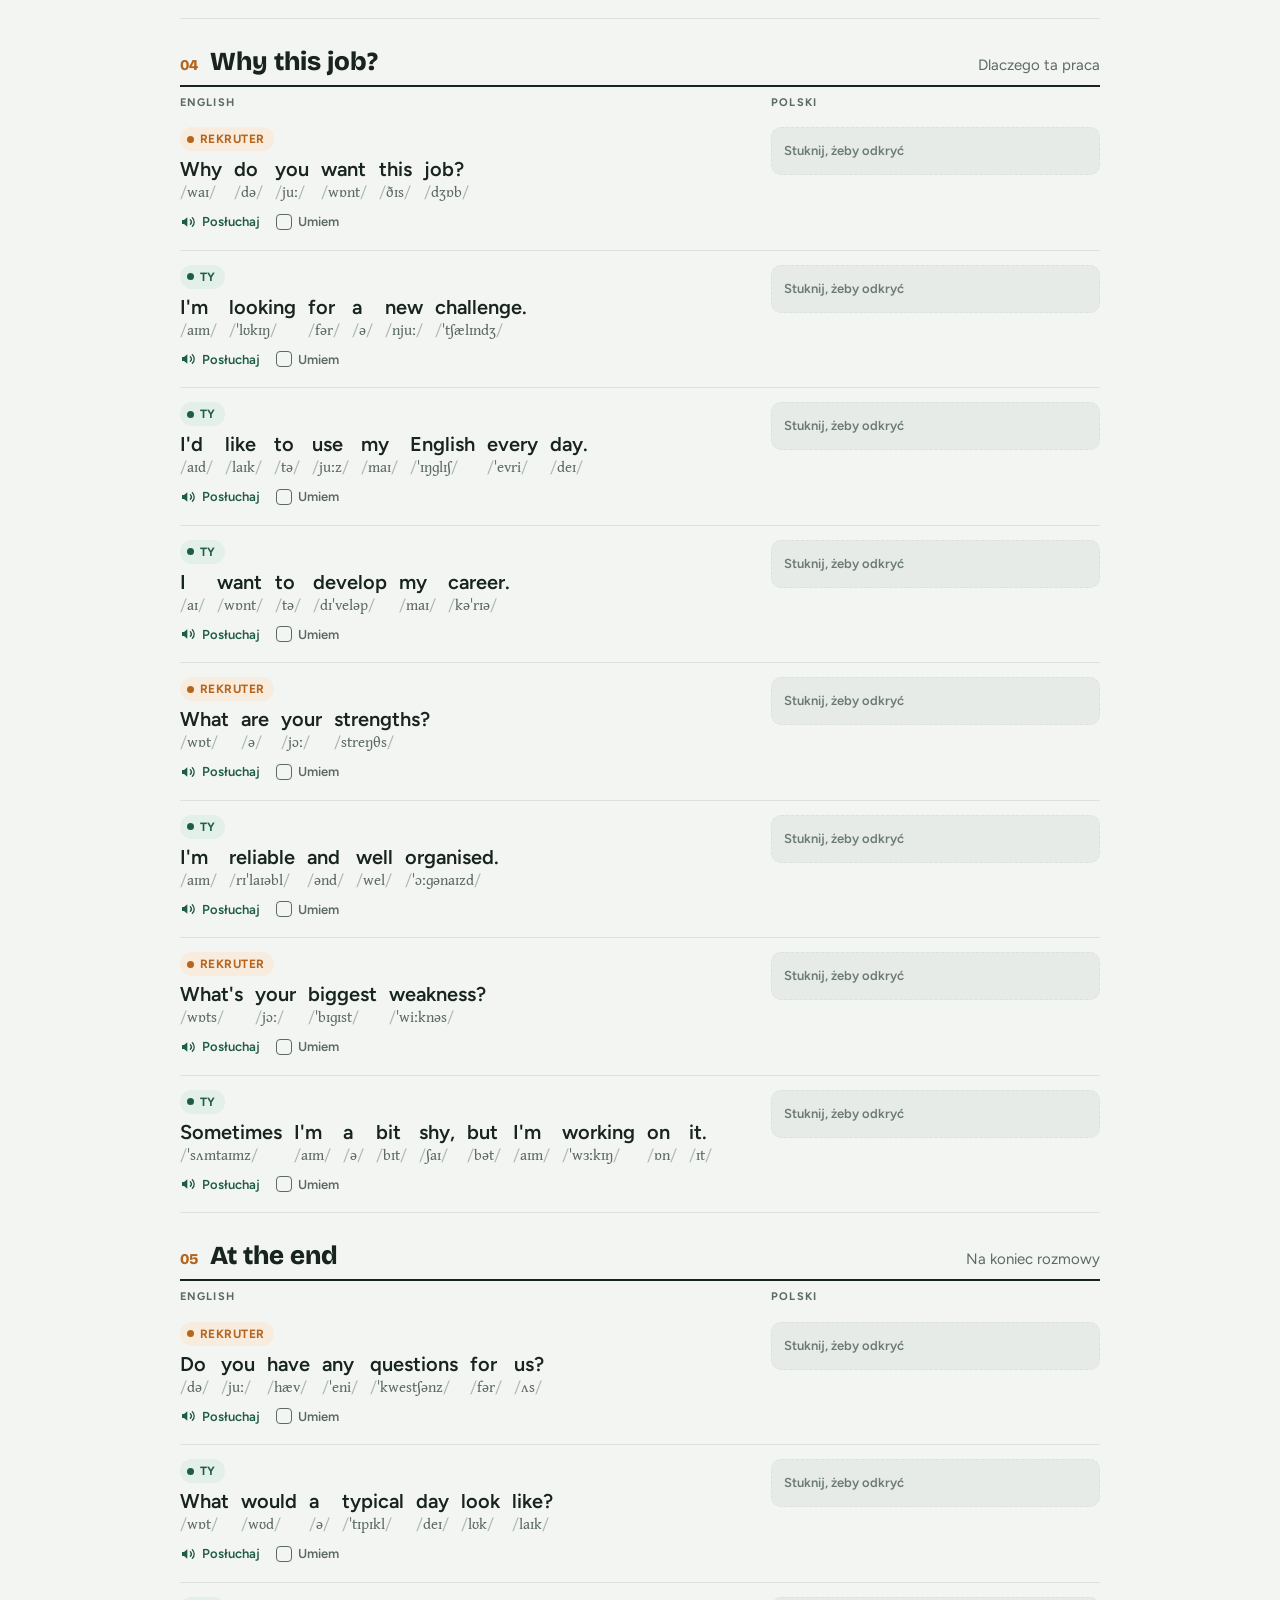
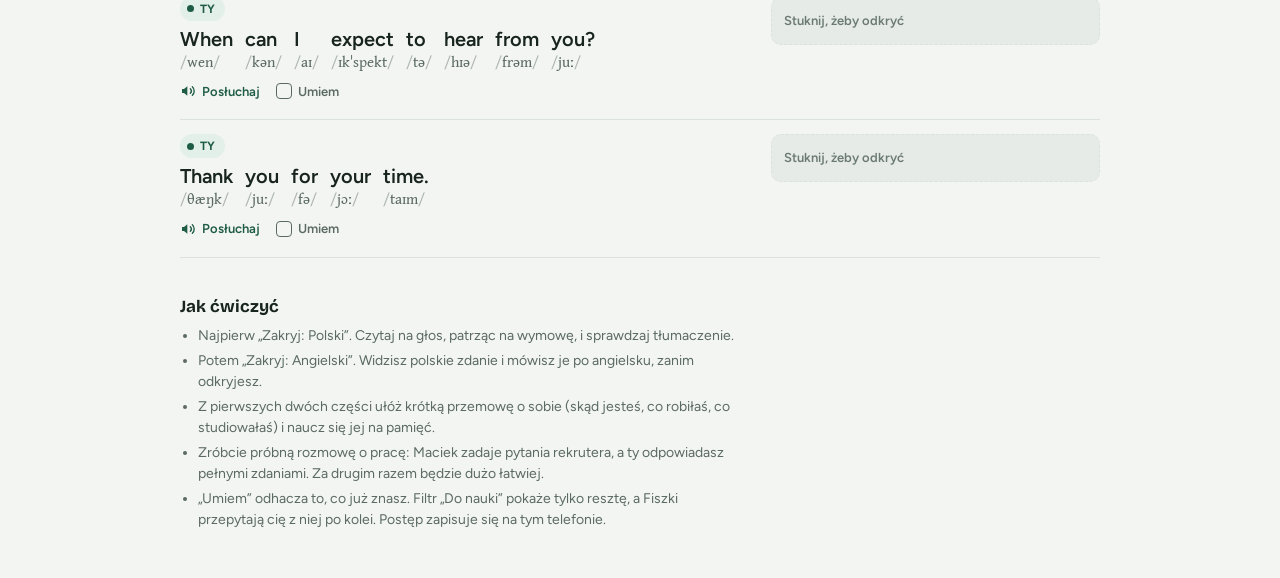
<file: lessons/praca-o-sobie.html>
<!doctype html>
<html lang="pl">
<meta charset="utf-8">
<meta name="viewport" content="width=device-width, initial-scale=1">
<link rel="stylesheet" href="../assets/site.css">
<script src="lessons.js"></script>
<script src="../assets/lesson.js"></script>
<script>
// Phrases: [speaker ("you" or other), English, IPA (one token per English word), Polish, optional note]
lesson({
  type: "phrases",
  intro: "Zwroty na rozmowę o pracę i każdą sytuację, w której trzeba się przedstawić zawodowo: kim jesteś, co robiłaś, co umiesz i dlaczego chcesz tę pracę. Przykłady są o tobie: tir, psychologia w Gdańsku, Olsztyn. Polskie tłumaczenie jest zakryte: najpierw spróbuj zrozumieć zdanie, potem stuknij szary prostokąt, żeby sprawdzić.",
  other: "Rekruter",
  legend: ["to, co mówisz ty", "to, o co mogą zapytać na rozmowie"],
  tips: [
    "Najpierw „Zakryj: Polski”. Czytaj na głos, patrząc na wymowę, i sprawdzaj tłumaczenie.",
    "Potem „Zakryj: Angielski”. Widzisz polskie zdanie i mówisz je po angielsku, zanim odkryjesz.",
    "Z pierwszych dwóch części ułóż krótką przemowę o sobie (skąd jesteś, co robiłaś, co studiowałaś) i naucz się jej na pamięć.",
    "Zróbcie próbną rozmowę o pracę: Maciek zadaje pytania rekrutera, a ty odpowiadasz pełnymi zdaniami. Za drugim razem będzie dużo łatwiej.",
  ],
  stages: [
  { en: "About you", pl: "Kilka słów o sobie", items: [
    ["other", "Tell me a bit about yourself.", "tel miː ə bɪt əˈbaʊt jɔːˈself", "Proszę powiedzieć coś o sobie."],
    ["you", "I'm from Poland. I live in Olsztyn.", "aɪm frəm ˈpəʊlənd aɪ lɪv ɪn ˈɒlʃtɪn", "Jestem z Polski. Mieszkam w Olsztynie."],
    ["you", "I'm a hard-working person.", "aɪm ə ˌhɑːdˈwɜːkɪŋ ˈpɜːsn", "Jestem pracowitą osobą."],
    ["you", "I enjoy working with people.", "aɪ ɪnˈdʒɔɪ ˈwɜːkɪŋ wɪð ˈpiːpl", "Lubię pracować z ludźmi."],
    ["you", "I'm good at organising things.", "aɪm ɡʊd ət ˈɔːɡənaɪzɪŋ θɪŋz", "Dobrze organizuję różne sprawy."],
    ["you", "I learn new things quickly.", "aɪ lɜːn njuː θɪŋz ˈkwɪkli", "Szybko się uczę."],
  ]},
  { en: "Experience", pl: "Doświadczenie", items: [
    ["other", "What did you do in your last job?", "wɒt dɪd juː duː ɪn jɔː lɑːst dʒɒb", "Czym się pani zajmowała w poprzedniej pracy?"],
    ["you", "I worked as a lorry driver for three years.", "aɪ wɜːkt əz ə ˈlɒri ˈdraɪvə fə θriː jɪəz", "Przez trzy lata pracowałam jako kierowca tira.", "Pamiętaj o a/an przed zawodem: a driver, an engineer."],
    ["you", "I've got a lorry driving licence.", "aɪv ɡɒt ə ˈlɒri ˈdraɪvɪŋ ˈlaɪsns", "Mam prawo jazdy na ciężarówki."],
    ["you", "I'm used to long hours and hard work.", "aɪm juːst tə lɒŋ ˈaʊəz ənd hɑːd wɜːk", "Jestem przyzwyczajona do długich godzin i ciężkiej pracy."],
    ["you", "I studied psychology at a university in Gdańsk.", "aɪ ˈstʌdid saɪˈkɒlədʒi ət ə ˌjuːnɪˈvɜːsəti ɪn ɡəˈdænsk", "Studiowałam psychologię na uczelni w Gdańsku."],
    ["you", "Psychology helps me understand people.", "saɪˈkɒlədʒi helps miː ˌʌndəˈstænd ˈpiːpl", "Psychologia pomaga mi rozumieć ludzi."],
  ]},
  { en: "Skills and English", pl: "Umiejętności i angielski", items: [
    ["other", "How good is your English?", "haʊ ɡʊd ɪz jɔːr ˈɪŋɡlɪʃ", "Jak dobrze zna pani angielski?"],
    ["you", "I can communicate well, and I'm improving every day.", "aɪ kən kəˈmjuːnɪkeɪt wel ənd aɪm ɪmˈpruːvɪŋ ˈevri deɪ", "Dobrze się komunikuję i codziennie się poprawiam."],
    ["you", "I'm taking English lessons.", "aɪm ˈteɪkɪŋ ˈɪŋɡlɪʃ ˈlesnz", "Chodzę na lekcje angielskiego."],
    ["you", "I speak Polish and English.", "aɪ spiːk ˈpəʊlɪʃ ənd ˈɪŋɡlɪʃ", "Mówię po polsku i po angielsku."],
    ["you", "I'm good with computers.", "aɪm ɡʊd wɪð kəmˈpjuːtəz", "Dobrze radzę sobie z komputerem."],
    ["you", "I work well in a team.", "aɪ wɜːk wel ɪn ə tiːm", "Dobrze pracuję w zespole."],
  ]},
  { en: "Why this job?", pl: "Dlaczego ta praca", items: [
    ["other", "Why do you want this job?", "waɪ də juː wɒnt ðɪs dʒɒb", "Dlaczego chce pani tę pracę?"],
    ["you", "I'm looking for a new challenge.", "aɪm ˈlʊkɪŋ fər ə njuː ˈtʃælɪndʒ", "Szukam nowego wyzwania."],
    ["you", "I'd like to use my English every day.", "aɪd laɪk tə juːz maɪ ˈɪŋɡlɪʃ ˈevri deɪ", "Chciałabym używać angielskiego na co dzień."],
    ["you", "I want to develop my career.", "aɪ wɒnt tə dɪˈveləp maɪ kəˈrɪə", "Chcę rozwijać swoją karierę."],
    ["other", "What are your strengths?", "wɒt ə jɔː streŋθs", "Jakie są pani mocne strony?"],
    ["you", "I'm reliable and well organised.", "aɪm rɪˈlaɪəbl ənd wel ˈɔːɡənaɪzd", "Jestem solidna i dobrze zorganizowana."],
    ["other", "What's your biggest weakness?", "wɒts jɔː ˈbɪɡɪst ˈwiːknəs", "Jaka jest pani największa słabość?"],
    ["you", "Sometimes I'm a bit shy, but I'm working on it.", "ˈsʌmtaɪmz aɪm ə bɪt ʃaɪ bət aɪm ˈwɜːkɪŋ ɒn ɪt", "Czasem jestem trochę nieśmiała, ale nad tym pracuję.", "Dobra odpowiedź: prawdziwa słabość i to, co z nią robisz."],
  ]},
  { en: "At the end", pl: "Na koniec rozmowy", items: [
    ["other", "Do you have any questions for us?", "də juː hæv ˈeni ˈkwestʃənz fər ʌs", "Czy ma pani do nas pytania?"],
    ["you", "What would a typical day look like?", "wɒt wʊd ə ˈtɪpɪkl deɪ lʊk laɪk", "Jak wyglądałby typowy dzień?"],
    ["you", "When can I expect to hear from you?", "wen kən aɪ ɪkˈspekt tə hɪə frəm juː", "Kiedy mogę spodziewać się odpowiedzi?"],
    ["you", "Thank you for your time.", "θæŋk juː fə jɔː taɪm", "Dziękuję za poświęcony czas."],
  ]},
],
});
</script>
</file>
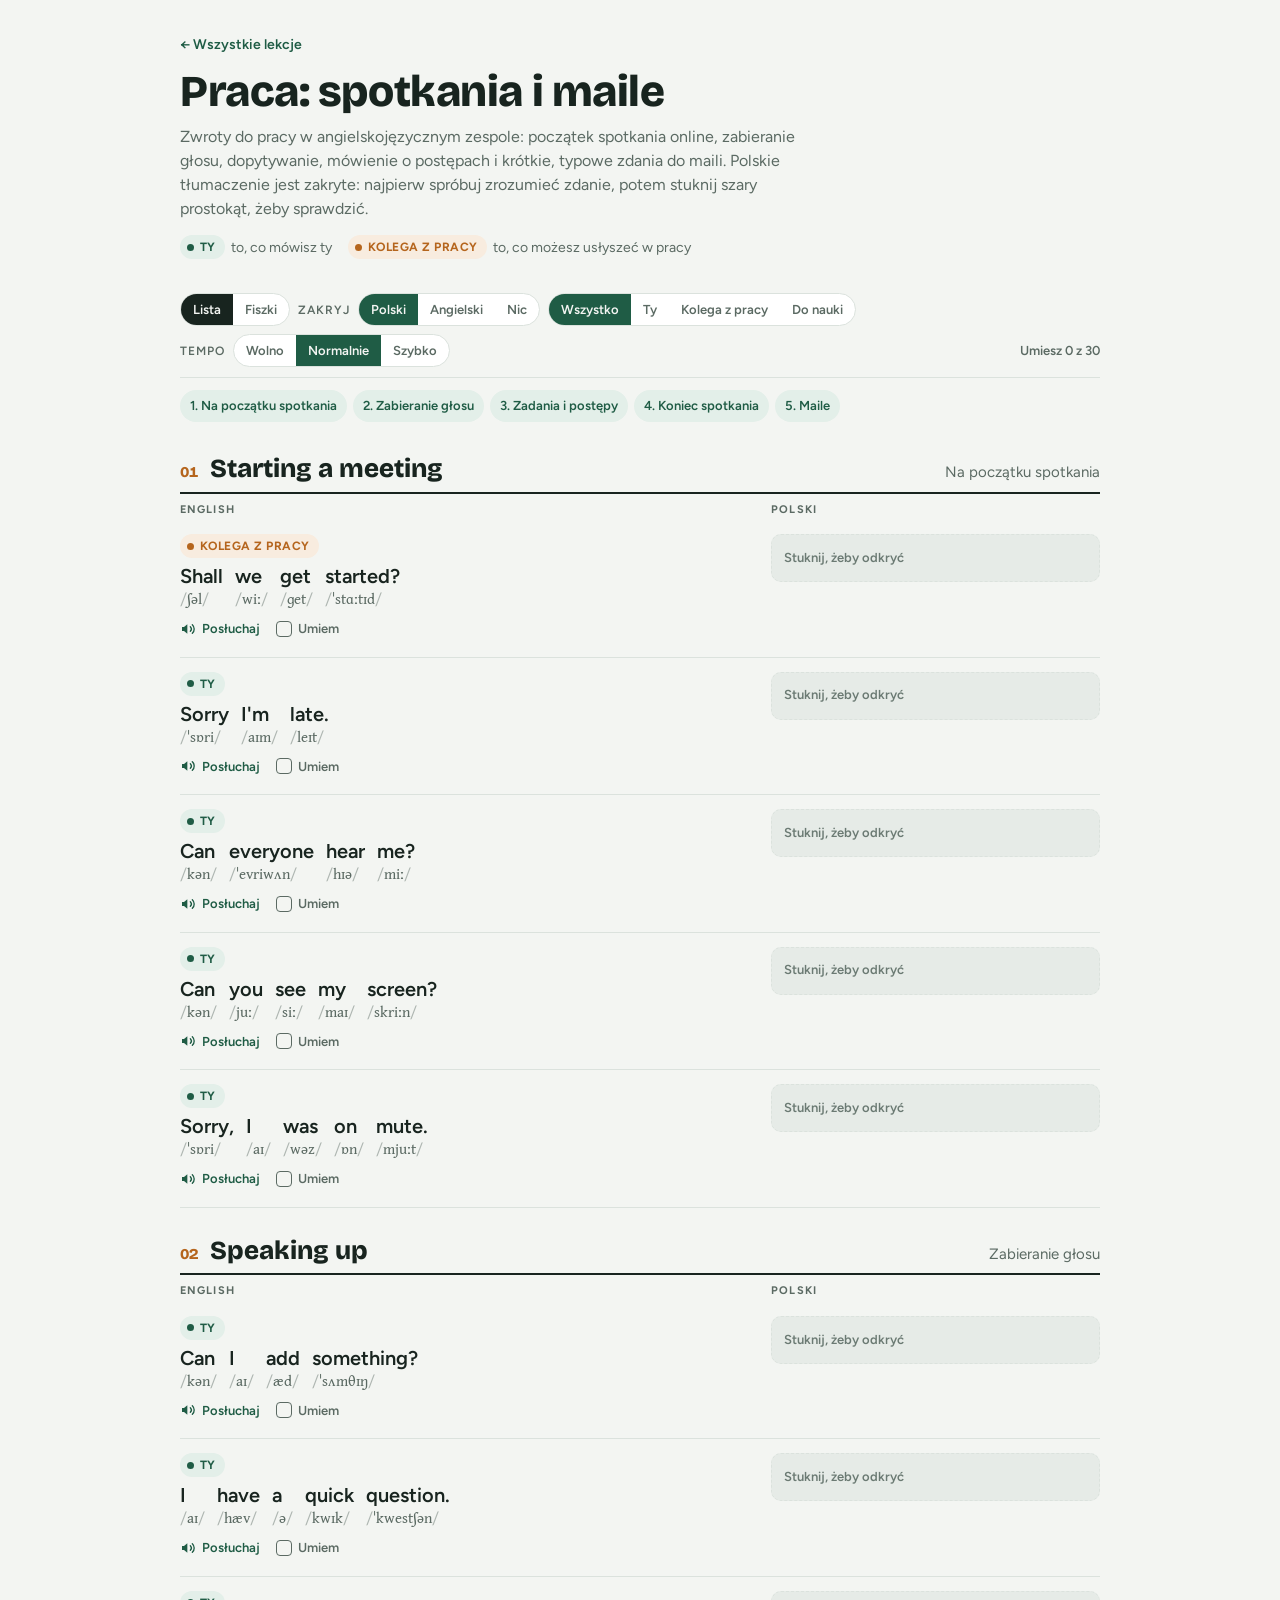
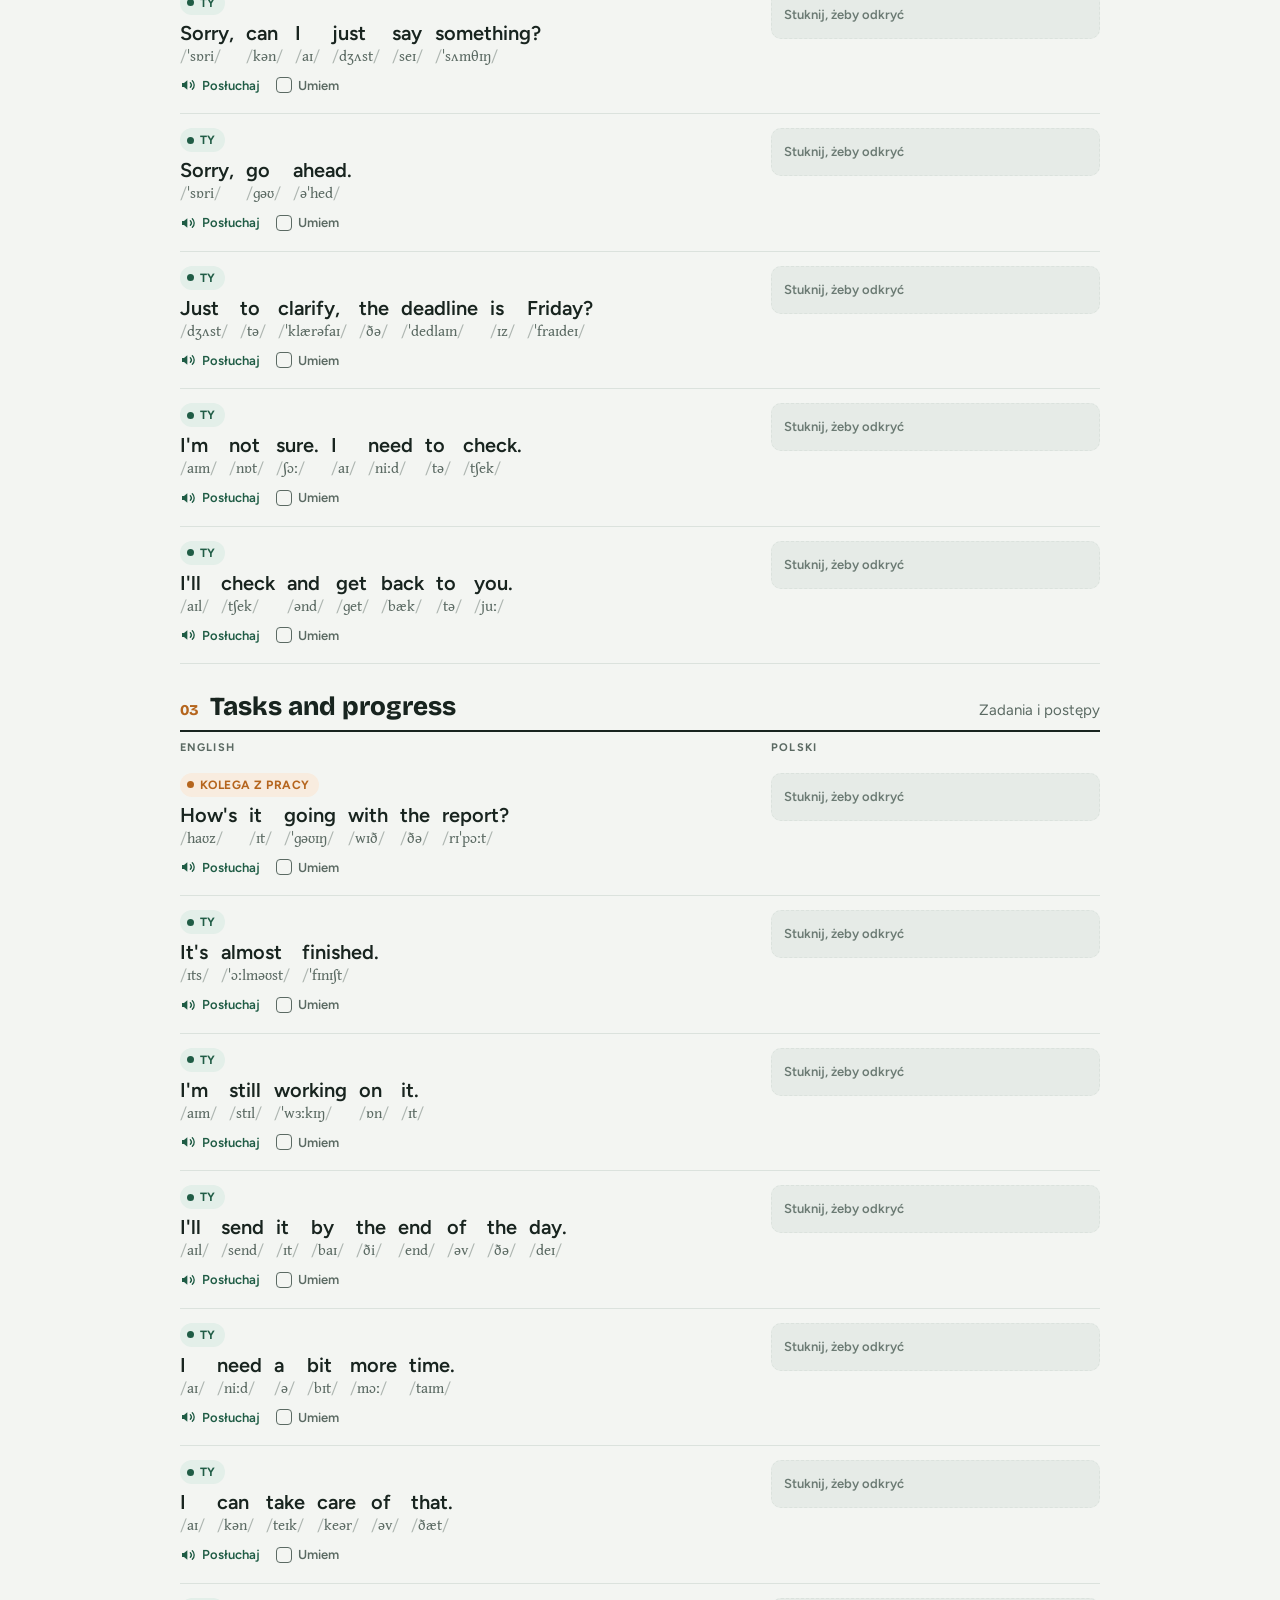
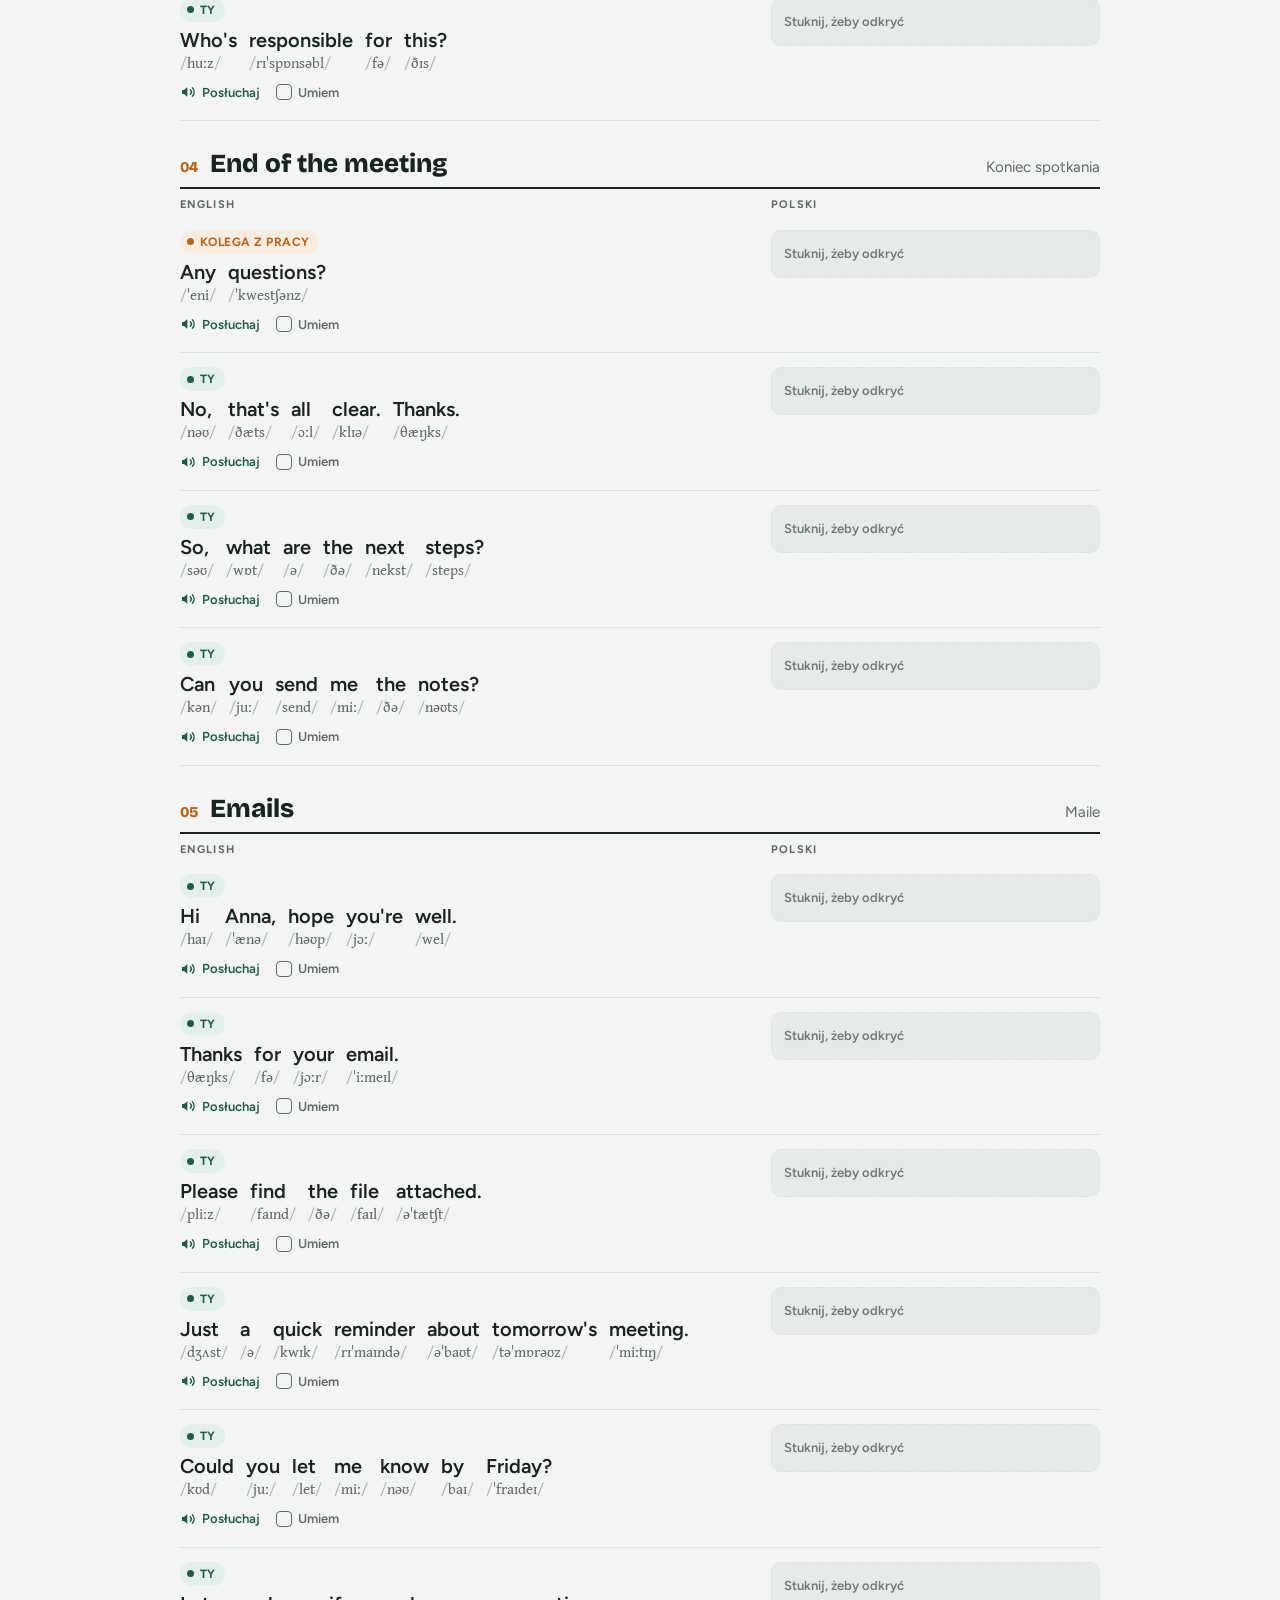
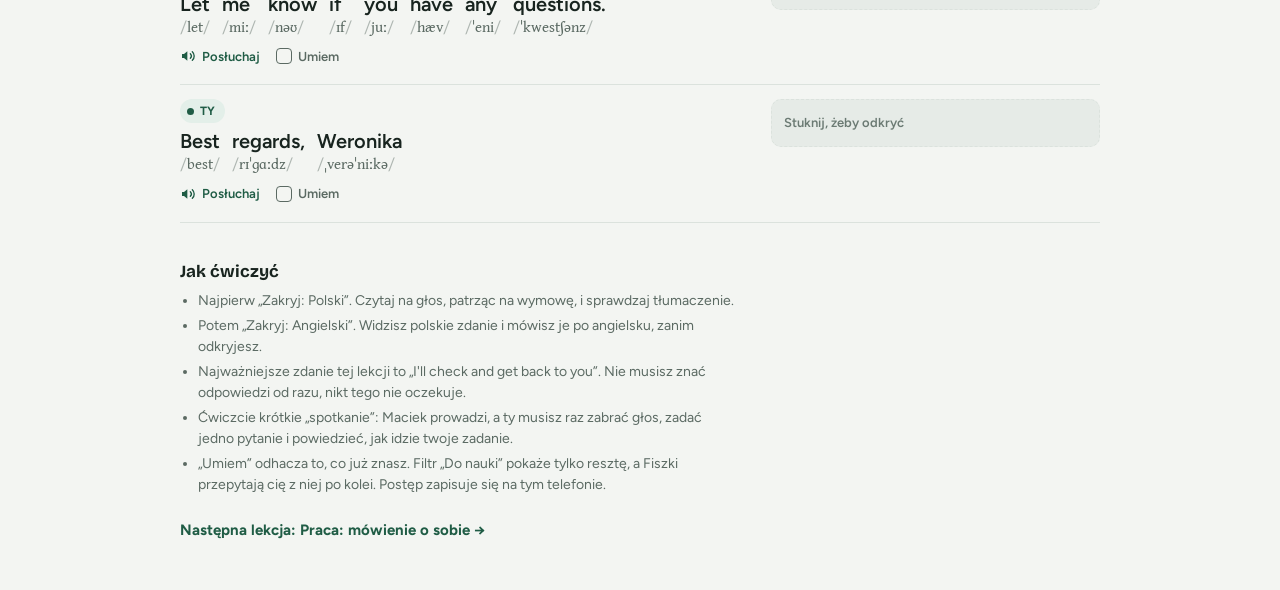
<file: lessons/praca-spotkania.html>
<!doctype html>
<html lang="pl">
<meta charset="utf-8">
<meta name="viewport" content="width=device-width, initial-scale=1">
<link rel="stylesheet" href="../assets/site.css">
<script src="lessons.js"></script>
<script src="../assets/lesson.js"></script>
<script>
// Phrases: [speaker ("you" or other), English, IPA (one token per English word), Polish, optional note]
lesson({
  type: "phrases",
  intro: "Zwroty do pracy w angielskojęzycznym zespole: początek spotkania online, zabieranie głosu, dopytywanie, mówienie o postępach i krótkie, typowe zdania do maili. Polskie tłumaczenie jest zakryte: najpierw spróbuj zrozumieć zdanie, potem stuknij szary prostokąt, żeby sprawdzić.",
  other: "Kolega z pracy",
  legend: ["to, co mówisz ty", "to, co możesz usłyszeć w pracy"],
  tips: [
    "Najpierw „Zakryj: Polski”. Czytaj na głos, patrząc na wymowę, i sprawdzaj tłumaczenie.",
    "Potem „Zakryj: Angielski”. Widzisz polskie zdanie i mówisz je po angielsku, zanim odkryjesz.",
    "Najważniejsze zdanie tej lekcji to „I'll check and get back to you”. Nie musisz znać odpowiedzi od razu, nikt tego nie oczekuje.",
    "Ćwiczcie krótkie „spotkanie”: Maciek prowadzi, a ty musisz raz zabrać głos, zadać jedno pytanie i powiedzieć, jak idzie twoje zadanie.",
  ],
  stages: [
  { en: "Starting a meeting", pl: "Na początku spotkania", items: [
    ["other", "Shall we get started?", "ʃəl wiː ɡet ˈstɑːtɪd", "Zaczynamy?"],
    ["you", "Sorry I'm late.", "ˈsɒri aɪm leɪt", "Przepraszam za spóźnienie."],
    ["you", "Can everyone hear me?", "kən ˈevriwʌn hɪə miː", "Wszyscy mnie słyszą?"],
    ["you", "Can you see my screen?", "kən juː siː maɪ skriːn", "Widzicie mój ekran?"],
    ["you", "Sorry, I was on mute.", "ˈsɒri aɪ wəz ɒn mjuːt", "Przepraszam, miałam wyciszony mikrofon."],
  ]},
  { en: "Speaking up", pl: "Zabieranie głosu", items: [
    ["you", "Can I add something?", "kən aɪ æd ˈsʌmθɪŋ", "Mogę coś dodać?"],
    ["you", "I have a quick question.", "aɪ hæv ə kwɪk ˈkwestʃən", "Mam krótkie pytanie."],
    ["you", "Sorry, can I just say something?", "ˈsɒri kən aɪ dʒʌst seɪ ˈsʌmθɪŋ", "Przepraszam, mogę coś powiedzieć?"],
    ["you", "Sorry, go ahead.", "ˈsɒri ɡəʊ əˈhed", "Przepraszam, mów dalej.", "Kiedy zaczniecie mówić w tym samym momencie."],
    ["you", "Just to clarify, the deadline is Friday?", "dʒʌst tə ˈklærəfaɪ ðə ˈdedlaɪn ɪz ˈfraɪdeɪ", "Dla jasności: termin jest w piątek?"],
    ["you", "I'm not sure. I need to check.", "aɪm nɒt ʃɔː aɪ niːd tə tʃek", "Nie jestem pewna. Muszę sprawdzić."],
    ["you", "I'll check and get back to you.", "aɪl tʃek ənd ɡet bæk tə juː", "Sprawdzę i dam znać.", "Ratunek, kiedy nie znasz odpowiedzi od razu."],
  ]},
  { en: "Tasks and progress", pl: "Zadania i postępy", items: [
    ["other", "How's it going with the report?", "haʊz ɪt ˈɡəʊɪŋ wɪð ðə rɪˈpɔːt", "Jak idzie raport?"],
    ["you", "It's almost finished.", "ɪts ˈɔːlməʊst ˈfɪnɪʃt", "Jest prawie skończony."],
    ["you", "I'm still working on it.", "aɪm stɪl ˈwɜːkɪŋ ɒn ɪt", "Wciąż nad nim pracuję."],
    ["you", "I'll send it by the end of the day.", "aɪl send ɪt baɪ ði end əv ðə deɪ", "Wyślę go do końca dnia."],
    ["you", "I need a bit more time.", "aɪ niːd ə bɪt mɔː taɪm", "Potrzebuję trochę więcej czasu."],
    ["you", "I can take care of that.", "aɪ kən teɪk keər əv ðæt", "Mogę się tym zająć."],
    ["you", "Who's responsible for this?", "huːz rɪˈspɒnsəbl fə ðɪs", "Kto za to odpowiada?"],
  ]},
  { en: "End of the meeting", pl: "Koniec spotkania", items: [
    ["other", "Any questions?", "ˈeni ˈkwestʃənz", "Jakieś pytania?"],
    ["you", "No, that's all clear. Thanks.", "nəʊ ðæts ɔːl klɪə θæŋks", "Nie, wszystko jasne. Dzięki."],
    ["you", "So, what are the next steps?", "səʊ wɒt ə ðə nekst steps", "To jakie są następne kroki?"],
    ["you", "Can you send me the notes?", "kən juː send miː ðə nəʊts", "Możesz mi wysłać notatki?"],
  ]},
  { en: "Emails", pl: "Maile", items: [
    ["you", "Hi Anna, hope you're well.", "haɪ ˈænə həʊp jɔː wel", "Cześć Anno, mam nadzieję, że wszystko u ciebie dobrze.", "Typowy, luźny początek maila w pracy."],
    ["you", "Thanks for your email.", "θæŋks fə jɔːr ˈiːmeɪl", "Dziękuję za maila."],
    ["you", "Please find the file attached.", "pliːz faɪnd ðə faɪl əˈtætʃt", "W załączniku przesyłam plik."],
    ["you", "Just a quick reminder about tomorrow's meeting.", "dʒʌst ə kwɪk rɪˈmaɪndə əˈbaʊt təˈmɒrəʊz ˈmiːtɪŋ", "Krótkie przypomnienie o jutrzejszym spotkaniu."],
    ["you", "Could you let me know by Friday?", "kʊd juː let miː nəʊ baɪ ˈfraɪdeɪ", "Czy możesz dać mi znać do piątku?"],
    ["you", "Let me know if you have any questions.", "let miː nəʊ ɪf juː hæv ˈeni ˈkwestʃənz", "Daj znać, jeśli masz pytania."],
    ["you", "Best regards, Weronika", "best rɪˈɡɑːdz ˌverəˈniːkə", "Pozdrawiam, Weronika", "Standardowe zakończenie maila. Luźniej: Thanks, albo Best,"],
  ]},
],
});
</script>
</file>
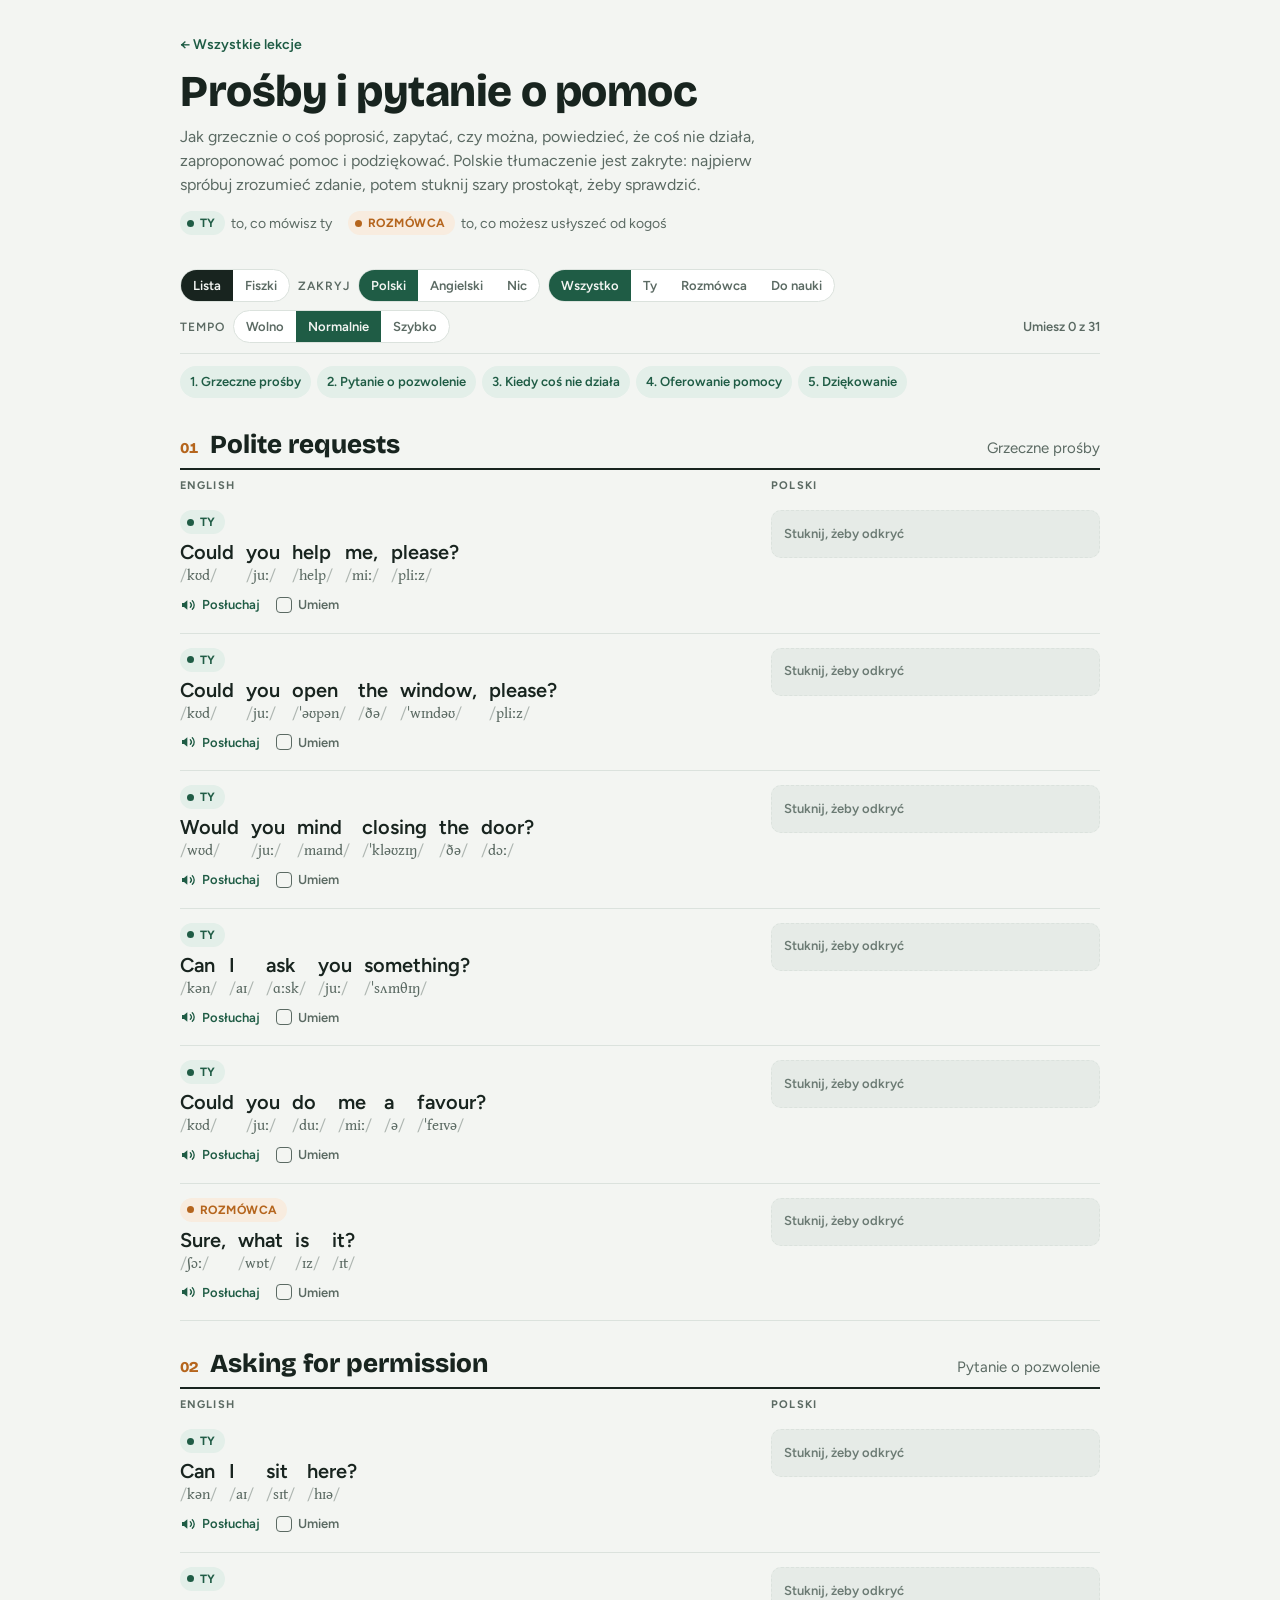
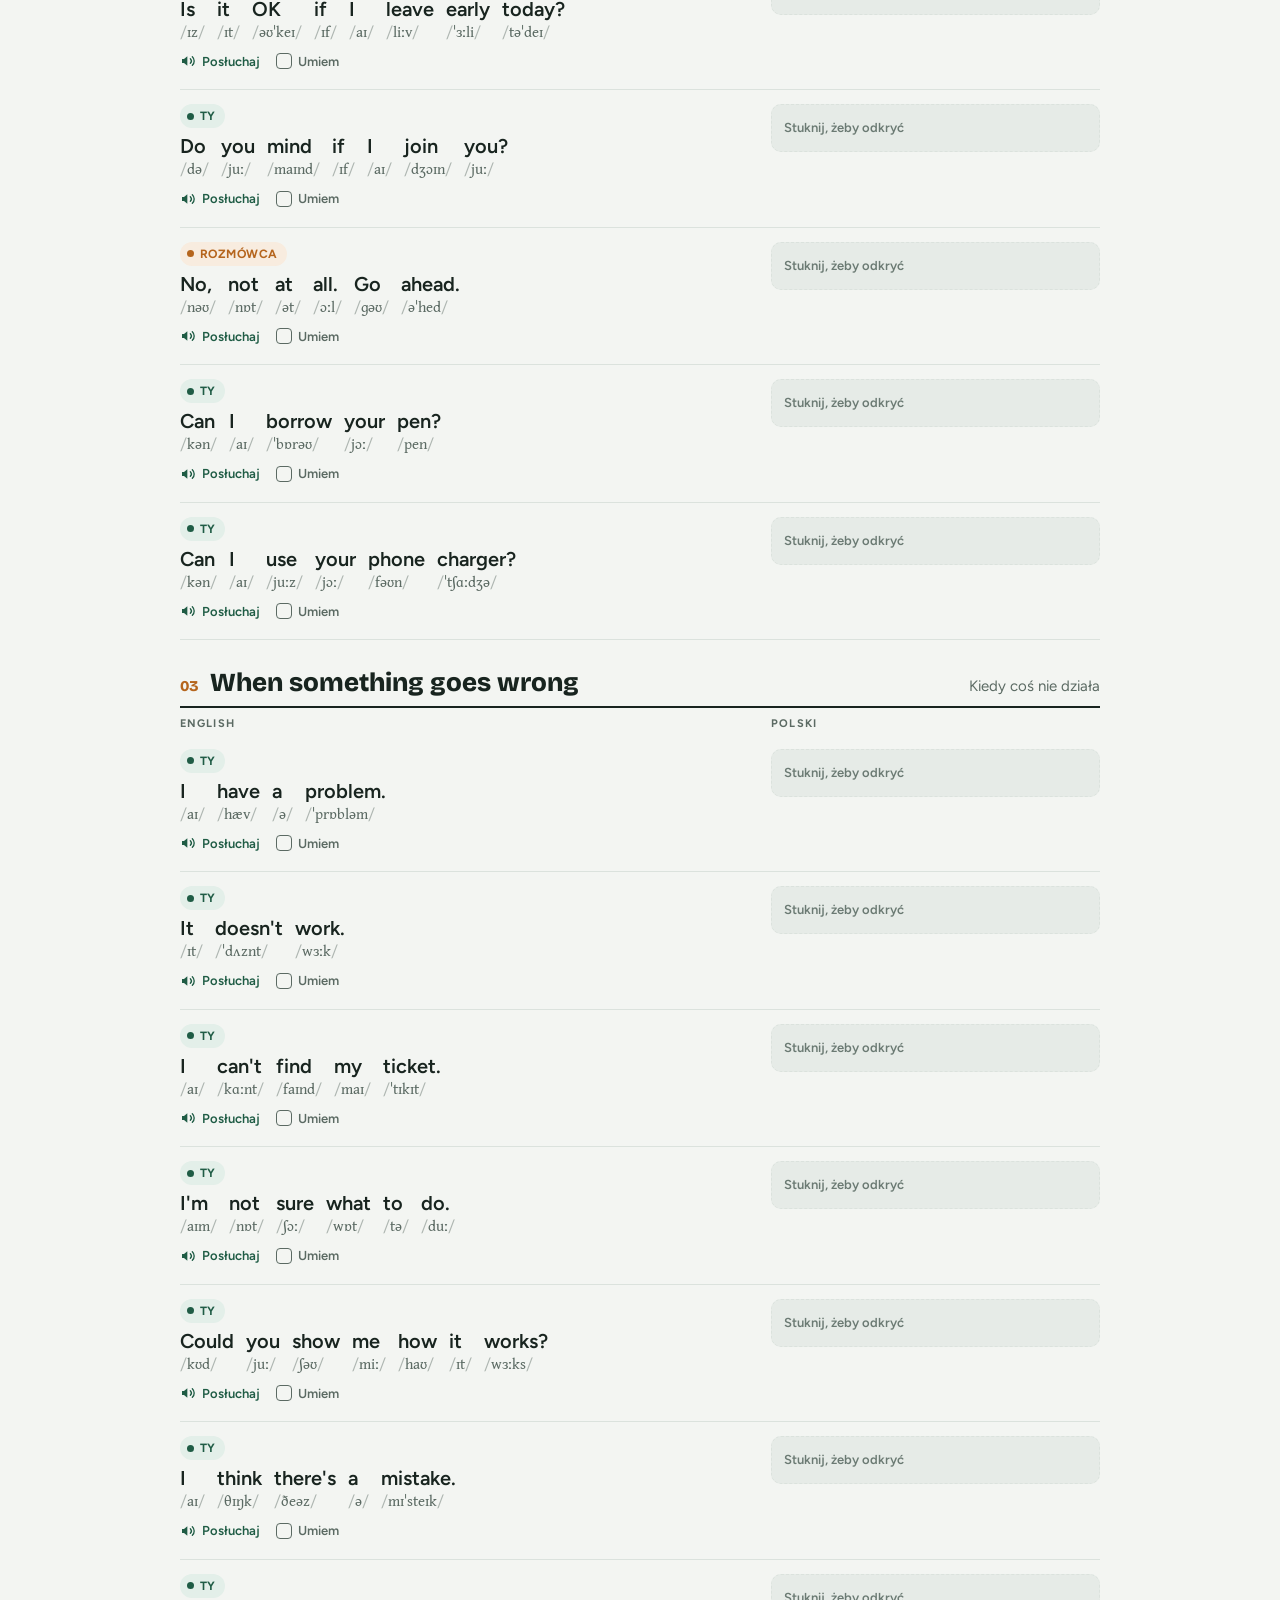
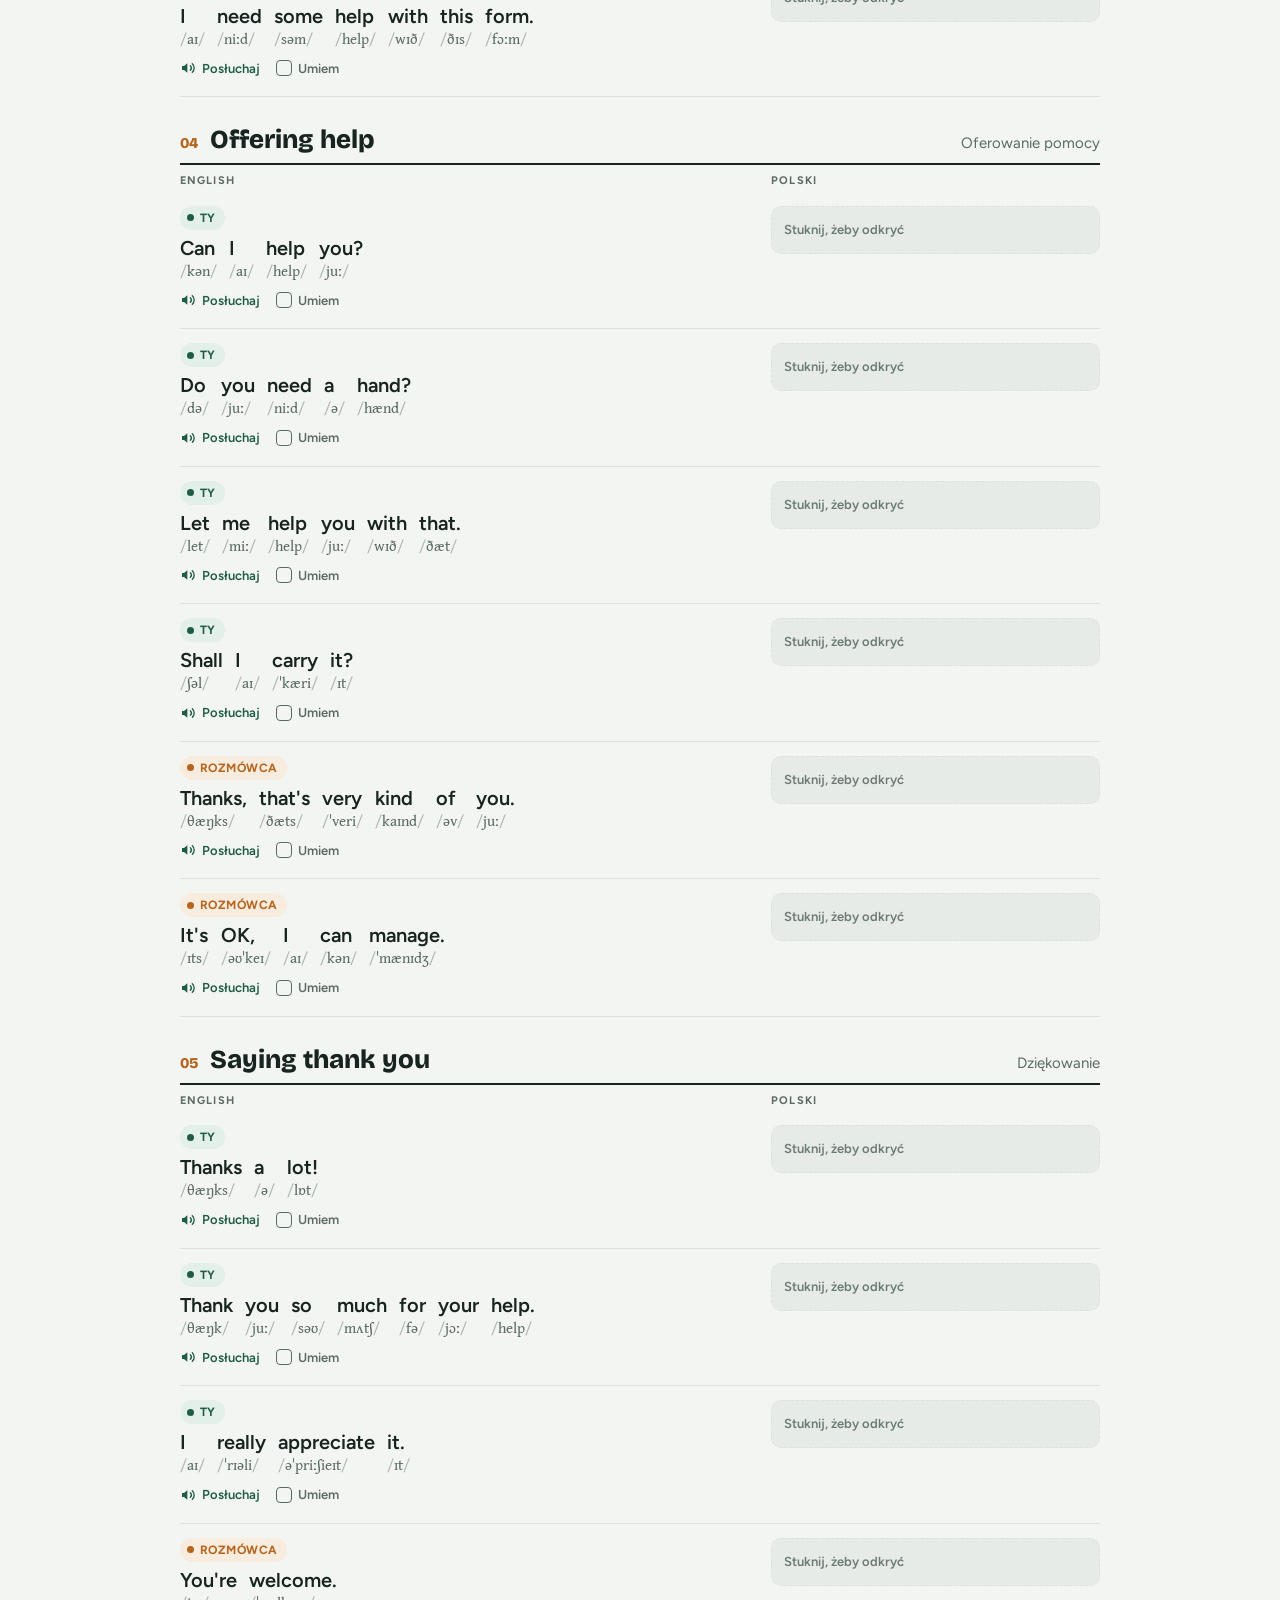
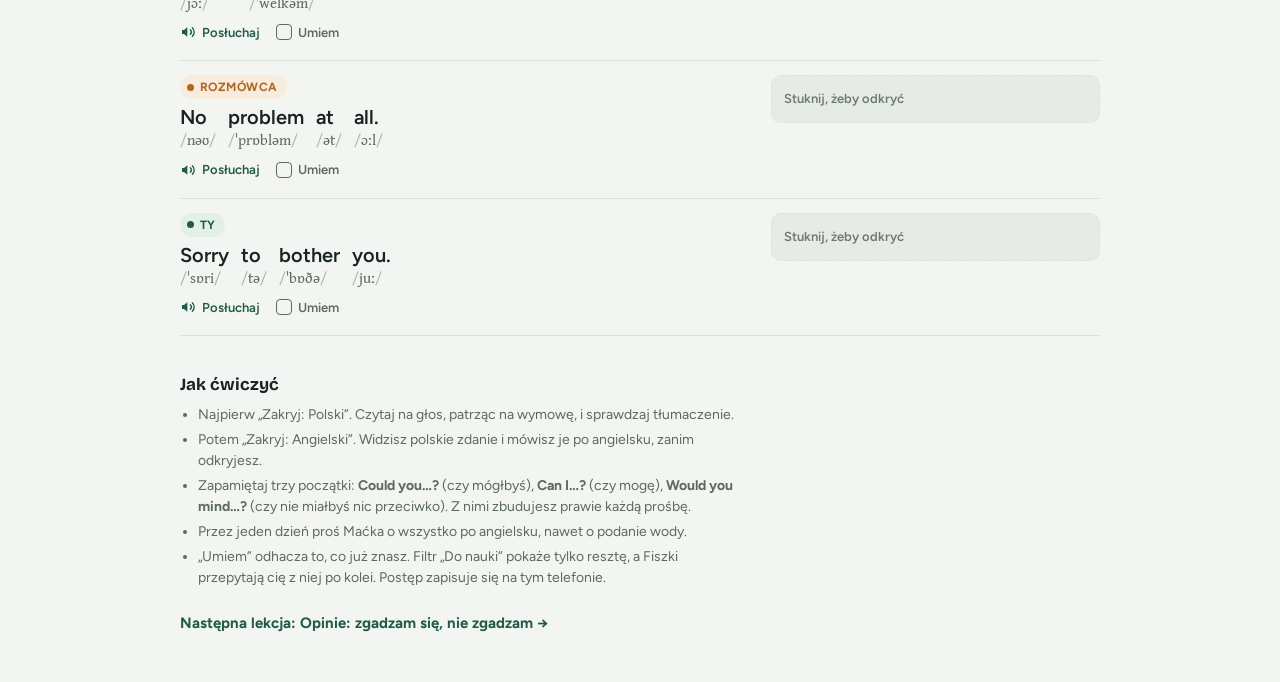
<file: lessons/prosby.html>
<!doctype html>
<html lang="pl">
<meta charset="utf-8">
<meta name="viewport" content="width=device-width, initial-scale=1">
<link rel="stylesheet" href="../assets/site.css">
<script src="lessons.js"></script>
<script src="../assets/lesson.js"></script>
<script>
// Phrases: [speaker ("you" or other), English, IPA (one token per English word), Polish, optional note]
lesson({
  type: "phrases",
  intro: "Jak grzecznie o coś poprosić, zapytać, czy można, powiedzieć, że coś nie działa, zaproponować pomoc i podziękować. Polskie tłumaczenie jest zakryte: najpierw spróbuj zrozumieć zdanie, potem stuknij szary prostokąt, żeby sprawdzić.",
  other: "Rozmówca",
  legend: ["to, co mówisz ty", "to, co możesz usłyszeć od kogoś"],
  tips: [
    "Najpierw „Zakryj: Polski”. Czytaj na głos, patrząc na wymowę, i sprawdzaj tłumaczenie.",
    "Potem „Zakryj: Angielski”. Widzisz polskie zdanie i mówisz je po angielsku, zanim odkryjesz.",
    "Zapamiętaj trzy początki: <b>Could you…?</b> (czy mógłbyś), <b>Can I…?</b> (czy mogę), <b>Would you mind…?</b> (czy nie miałbyś nic przeciwko). Z nimi zbudujesz prawie każdą prośbę.",
    "Przez jeden dzień proś Maćka o wszystko po angielsku, nawet o podanie wody.",
  ],
  stages: [
  { en: "Polite requests", pl: "Grzeczne prośby", items: [
    ["you", "Could you help me, please?", "kʊd juː help miː pliːz", "Mógłbyś mi pomóc?", "Could you…? jest grzeczniejsze niż Can you…?."],
    ["you", "Could you open the window, please?", "kʊd juː ˈəʊpən ðə ˈwɪndəʊ pliːz", "Mógłbyś otworzyć okno?"],
    ["you", "Would you mind closing the door?", "wʊd juː maɪnd ˈkləʊzɪŋ ðə dɔː", "Czy mógłbyś zamknąć drzwi?", "Po Would you mind czasownik ma końcówkę -ing."],
    ["you", "Can I ask you something?", "kən aɪ ɑːsk juː ˈsʌmθɪŋ", "Mogę cię o coś zapytać?"],
    ["you", "Could you do me a favour?", "kʊd juː duː miː ə ˈfeɪvə", "Możesz mi wyświadczyć przysługę?"],
    ["other", "Sure, what is it?", "ʃɔː wɒt ɪz ɪt", "Jasne, o co chodzi?"],
  ]},
  { en: "Asking for permission", pl: "Pytanie o pozwolenie", items: [
    ["you", "Can I sit here?", "kən aɪ sɪt hɪə", "Mogę tu usiąść?"],
    ["you", "Is it OK if I leave early today?", "ɪz ɪt əʊˈkeɪ ɪf aɪ liːv ˈɜːli təˈdeɪ", "Czy mogę dziś wyjść wcześniej?"],
    ["you", "Do you mind if I join you?", "də juː maɪnd ɪf aɪ dʒɔɪn juː", "Mogę się do was przyłączyć?"],
    ["other", "No, not at all. Go ahead.", "nəʊ nɒt ət ɔːl ɡəʊ əˈhed", "Nie, skądże. Proszę bardzo.", "Uwaga: na Do you mind…? odpowiedź „no” znaczy „nie mam nic przeciwko”, czyli zgodę."],
    ["you", "Can I borrow your pen?", "kən aɪ ˈbɒrəʊ jɔː pen", "Mogę pożyczyć twój długopis?"],
    ["you", "Can I use your phone charger?", "kən aɪ juːz jɔː fəʊn ˈtʃɑːdʒə", "Mogę skorzystać z twojej ładowarki?"],
  ]},
  { en: "When something goes wrong", pl: "Kiedy coś nie działa", items: [
    ["you", "I have a problem.", "aɪ hæv ə ˈprɒbləm", "Mam problem."],
    ["you", "It doesn't work.", "ɪt ˈdʌznt wɜːk", "To nie działa."],
    ["you", "I can't find my ticket.", "aɪ kɑːnt faɪnd maɪ ˈtɪkɪt", "Nie mogę znaleźć biletu."],
    ["you", "I'm not sure what to do.", "aɪm nɒt ʃɔː wɒt tə duː", "Nie wiem, co mam zrobić."],
    ["you", "Could you show me how it works?", "kʊd juː ʃəʊ miː haʊ ɪt wɜːks", "Możesz mi pokazać, jak to działa?"],
    ["you", "I think there's a mistake.", "aɪ θɪŋk ðeəz ə mɪˈsteɪk", "Chyba jest tu błąd."],
    ["you", "I need some help with this form.", "aɪ niːd səm help wɪð ðɪs fɔːm", "Potrzebuję pomocy z tym formularzem."],
  ]},
  { en: "Offering help", pl: "Oferowanie pomocy", items: [
    ["you", "Can I help you?", "kən aɪ help juː", "Mogę ci pomóc?"],
    ["you", "Do you need a hand?", "də juː niːd ə hænd", "Pomóc ci?", "a hand = ręka, a tutaj: pomoc."],
    ["you", "Let me help you with that.", "let miː help juː wɪð ðæt", "Pozwól, że ci z tym pomogę."],
    ["you", "Shall I carry it?", "ʃəl aɪ ˈkæri ɪt", "Mam to ponieść?"],
    ["other", "Thanks, that's very kind of you.", "θæŋks ðæts ˈveri kaɪnd əv juː", "Dzięki, to bardzo miłe z twojej strony."],
    ["other", "It's OK, I can manage.", "ɪts əʊˈkeɪ aɪ kən ˈmænɪdʒ", "W porządku, poradzę sobie."],
  ]},
  { en: "Saying thank you", pl: "Dziękowanie", items: [
    ["you", "Thanks a lot!", "θæŋks ə lɒt", "Wielkie dzięki!"],
    ["you", "Thank you so much for your help.", "θæŋk juː səʊ mʌtʃ fə jɔː help", "Bardzo dziękuję za pomoc."],
    ["you", "I really appreciate it.", "aɪ ˈrɪəli əˈpriːʃieɪt ɪt", "Naprawdę to doceniam."],
    ["other", "You're welcome.", "jɔː ˈwelkəm", "Nie ma za co."],
    ["other", "No problem at all.", "nəʊ ˈprɒbləm ət ɔːl", "Żaden problem."],
    ["you", "Sorry to bother you.", "ˈsɒri tə ˈbɒðə juː", "Przepraszam, że przeszkadzam."],
  ]},
],
});
</script>
</file>
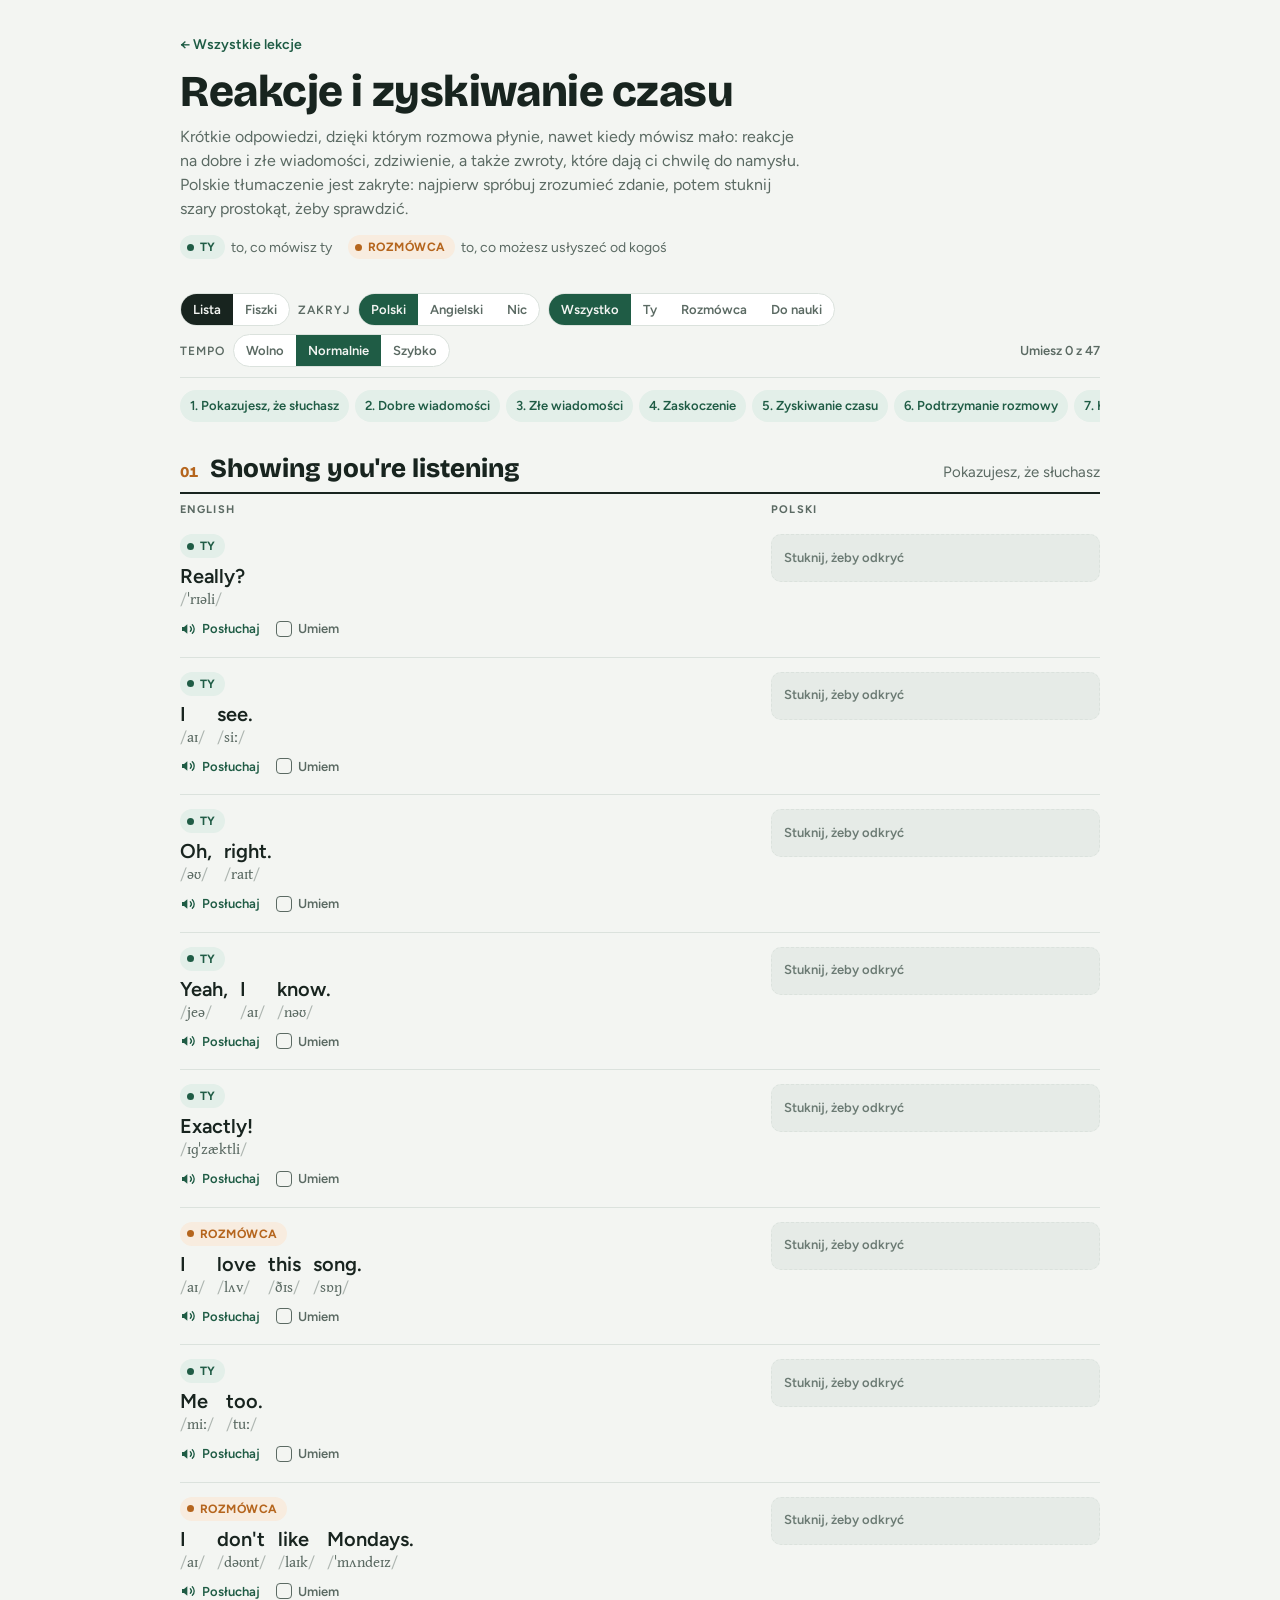
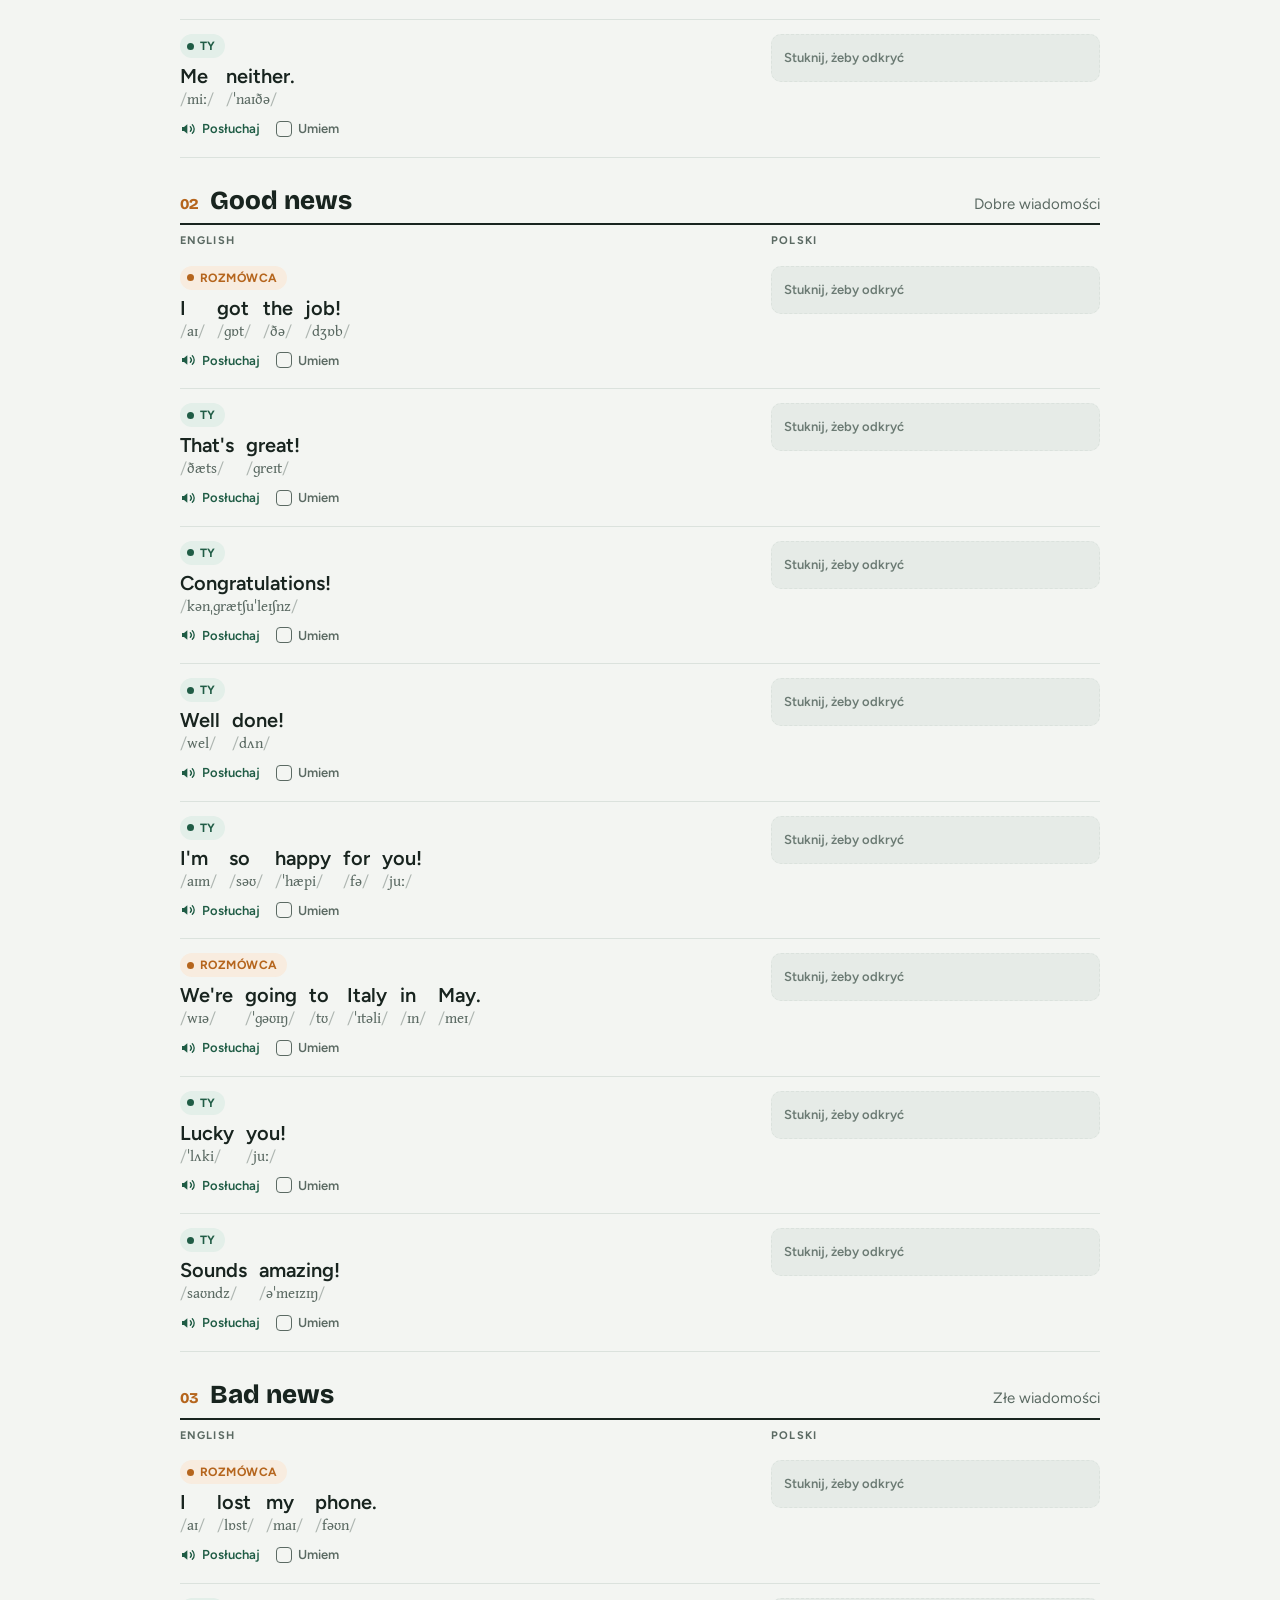
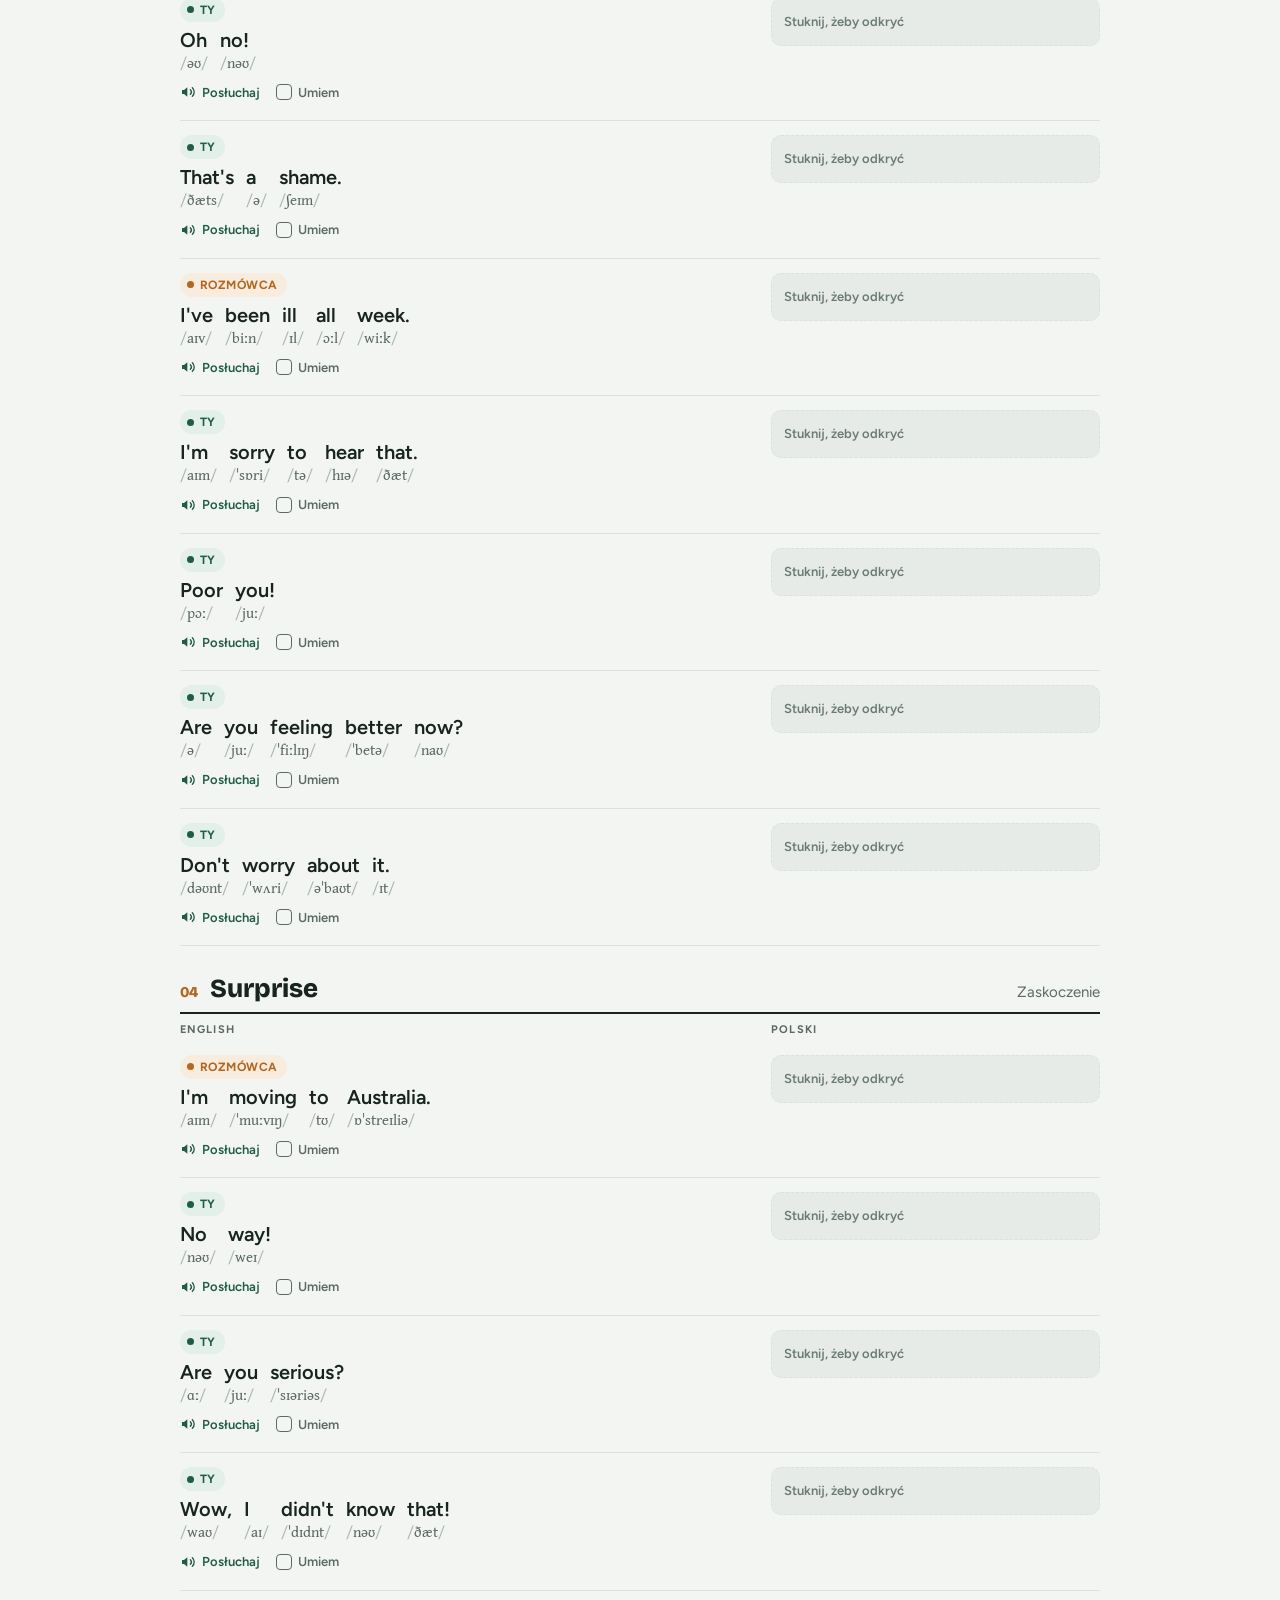
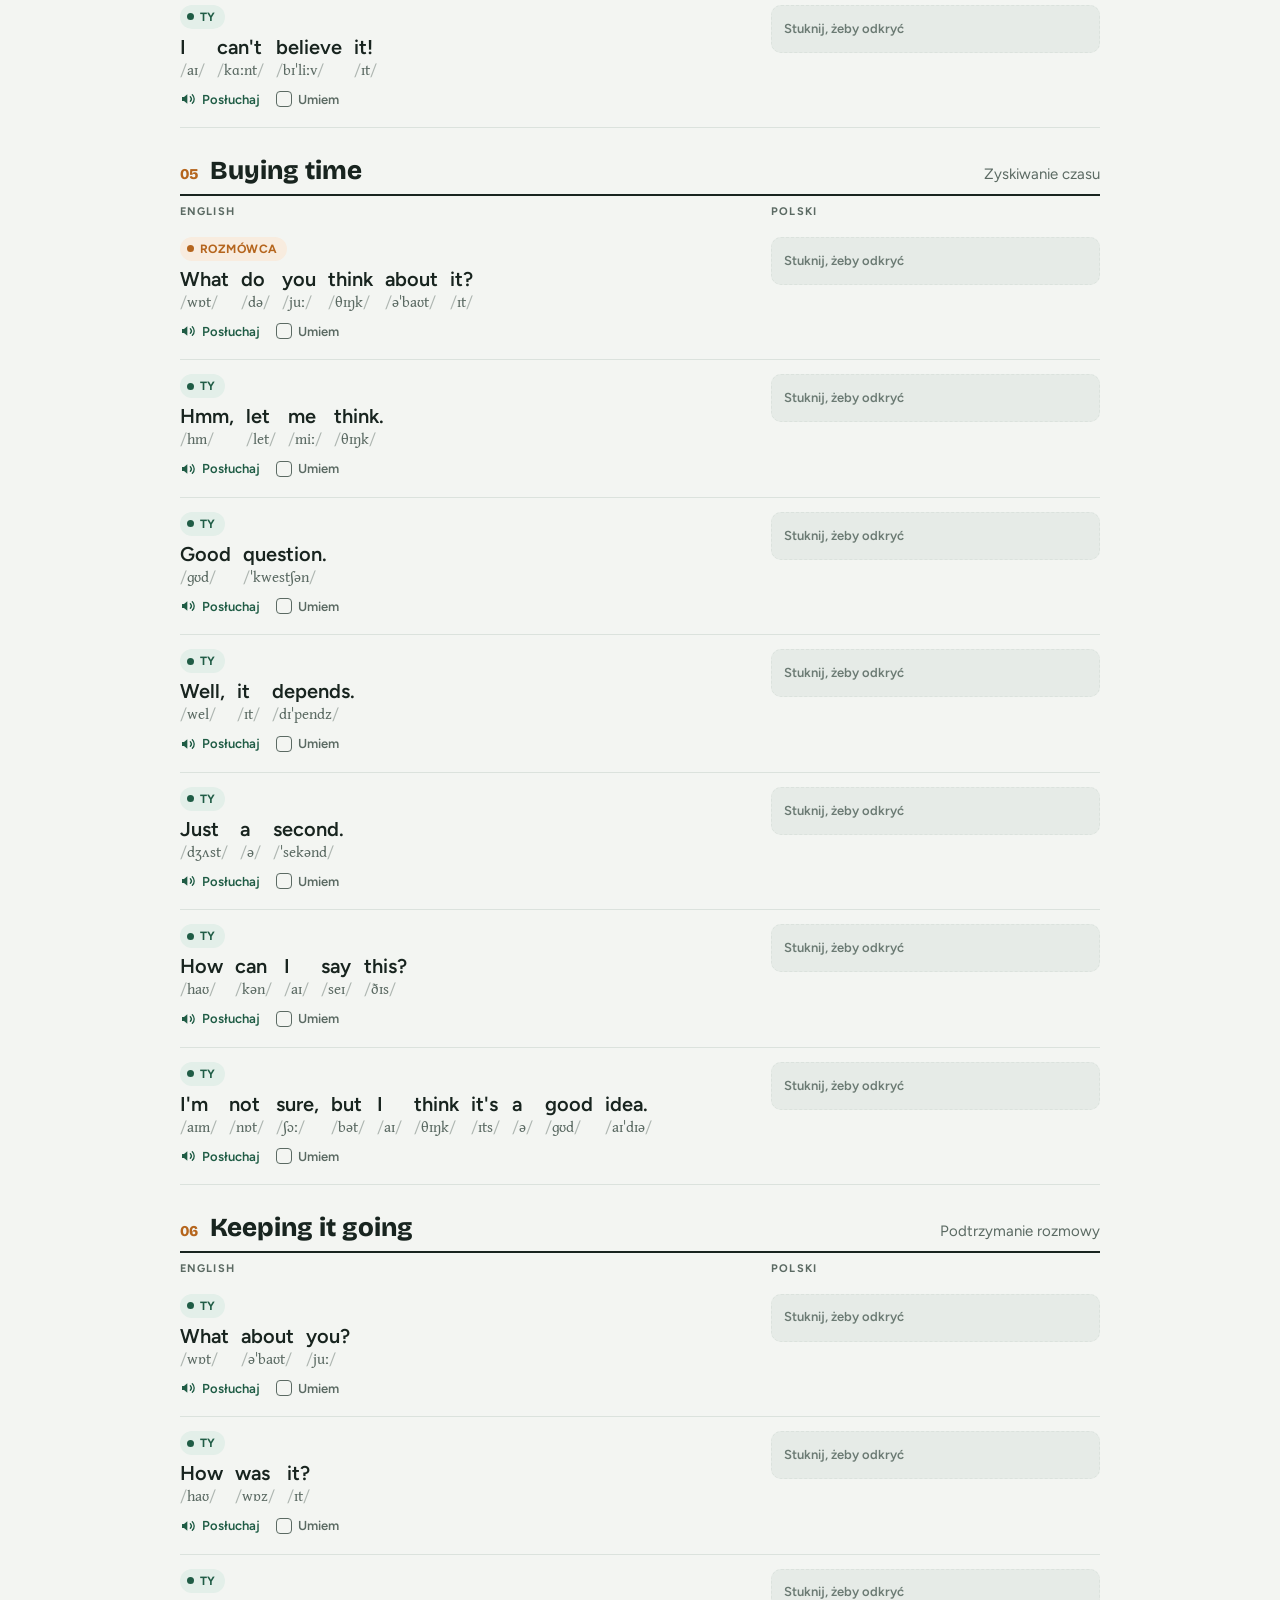
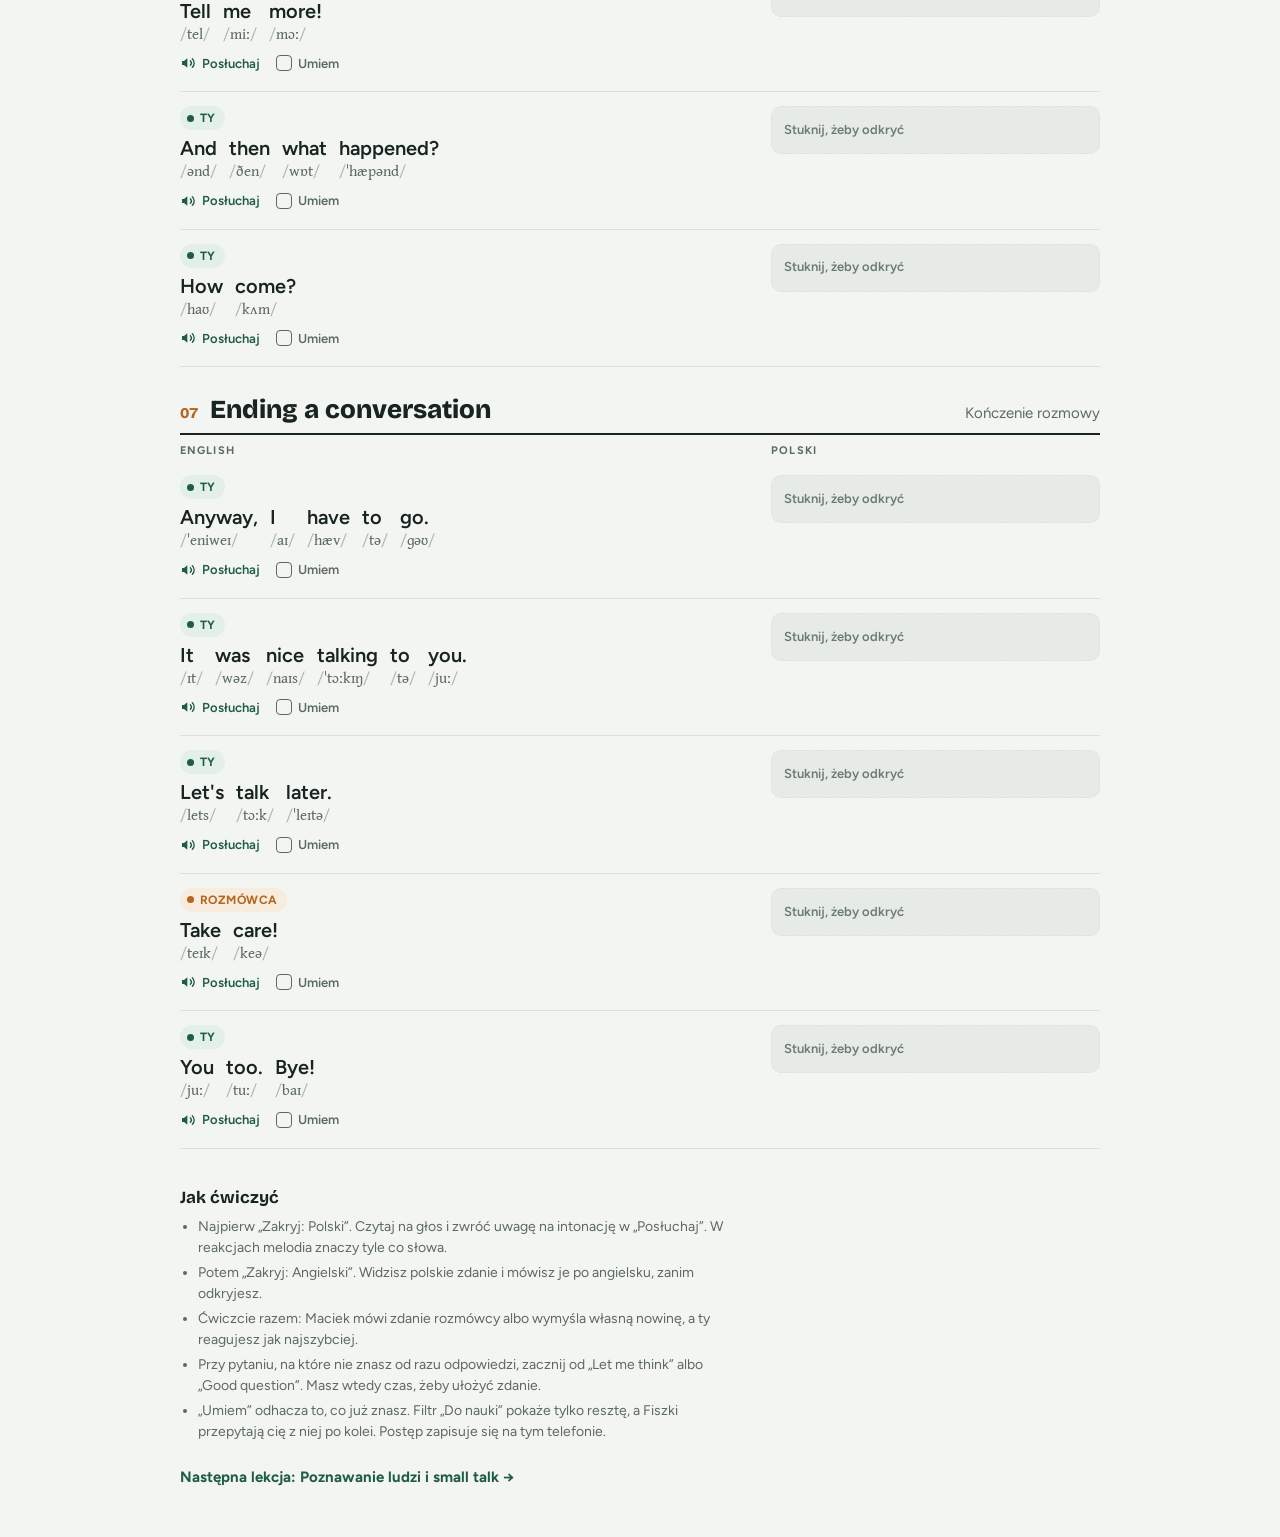
<file: lessons/reakcje.html>
<!doctype html>
<html lang="pl">
<meta charset="utf-8">
<meta name="viewport" content="width=device-width, initial-scale=1">
<link rel="stylesheet" href="../assets/site.css">
<script src="lessons.js"></script>
<script src="../assets/lesson.js"></script>
<script>
// Phrases: [speaker ("you" or other), English, IPA (one token per English word), Polish, optional note]
lesson({
  type: "phrases",
  intro: "Krótkie odpowiedzi, dzięki którym rozmowa płynie, nawet kiedy mówisz mało: reakcje na dobre i złe wiadomości, zdziwienie, a także zwroty, które dają ci chwilę do namysłu. Polskie tłumaczenie jest zakryte: najpierw spróbuj zrozumieć zdanie, potem stuknij szary prostokąt, żeby sprawdzić.",
  other: "Rozmówca",
  legend: ["to, co mówisz ty","to, co możesz usłyszeć od kogoś"],
  tips: [
    "Najpierw „Zakryj: Polski”. Czytaj na głos i zwróć uwagę na intonację w „Posłuchaj”. W reakcjach melodia znaczy tyle co słowa.",
    "Potem „Zakryj: Angielski”. Widzisz polskie zdanie i mówisz je po angielsku, zanim odkryjesz.",
    "Ćwiczcie razem: Maciek mówi zdanie rozmówcy albo wymyśla własną nowinę, a ty reagujesz jak najszybciej.",
    "Przy pytaniu, na które nie znasz od razu odpowiedzi, zacznij od „Let me think” albo „Good question”. Masz wtedy czas, żeby ułożyć zdanie.",
  ],
  stages: [
  { en: "Showing you're listening", pl: "Pokazujesz, że słuchasz", items: [
    ["you", "Really?", "ˈrɪəli", "Naprawdę?"],
    ["you", "I see.", "aɪ siː", "Rozumiem."],
    ["you", "Oh, right.", "əʊ raɪt", "Aha, jasne."],
    ["you", "Yeah, I know.", "jeə aɪ nəʊ", "No wiem."],
    ["you", "Exactly!", "ɪɡˈzæktli", "Dokładnie!"],
    ["other", "I love this song.", "aɪ lʌv ðɪs sɒŋ", "Uwielbiam tę piosenkę."],
    ["you", "Me too.", "miː tuː", "Ja też."],
    ["other", "I don't like Mondays.", "aɪ dəʊnt laɪk ˈmʌndeɪz", "Nie lubię poniedziałków."],
    ["you", "Me neither.", "miː ˈnaɪðə", "Ja też nie.", "Po zdaniu z „nie” mówisz Me neither, a nie Me too."],
  ]},
  { en: "Good news", pl: "Dobre wiadomości", items: [
    ["other", "I got the job!", "aɪ ɡɒt ðə dʒɒb", "Dostałem tę pracę!"],
    ["you", "That's great!", "ðæts ɡreɪt", "Świetnie!"],
    ["you", "Congratulations!", "kənˌɡrætʃuˈleɪʃnz", "Gratulacje!"],
    ["you", "Well done!", "wel dʌn", "Brawo!"],
    ["you", "I'm so happy for you!", "aɪm səʊ ˈhæpi fə juː", "Bardzo się cieszę!"],
    ["other", "We're going to Italy in May.", "wɪə ˈɡəʊɪŋ tʊ ˈɪtəli ɪn meɪ", "W maju jedziemy do Włoch."],
    ["you", "Lucky you!", "ˈlʌki juː", "Ale masz szczęście!"],
    ["you", "Sounds amazing!", "saʊndz əˈmeɪzɪŋ", "Brzmi super!"],
  ]},
  { en: "Bad news", pl: "Złe wiadomości", items: [
    ["other", "I lost my phone.", "aɪ lɒst maɪ fəʊn", "Zgubiłem telefon."],
    ["you", "Oh no!", "əʊ nəʊ", "O nie!"],
    ["you", "That's a shame.", "ðæts ə ʃeɪm", "Szkoda."],
    ["other", "I've been ill all week.", "aɪv biːn ɪl ɔːl wiːk", "Cały tydzień byłem chory."],
    ["you", "I'm sorry to hear that.", "aɪm ˈsɒri tə hɪə ðæt", "Przykro mi to słyszeć.", "Tu sorry nie znaczy „przepraszam”, tylko „przykro mi”."],
    ["you", "Poor you!", "pɔː juː", "Biedactwo!"],
    ["you", "Are you feeling better now?", "ə juː ˈfiːlɪŋ ˈbetə naʊ", "Czujesz się już lepiej?"],
    ["you", "Don't worry about it.", "dəʊnt ˈwʌri əˈbaʊt ɪt", "Nie przejmuj się."],
  ]},
  { en: "Surprise", pl: "Zaskoczenie", items: [
    ["other", "I'm moving to Australia.", "aɪm ˈmuːvɪŋ tʊ ɒˈstreɪliə", "Przeprowadzam się do Australii."],
    ["you", "No way!", "nəʊ weɪ", "Niemożliwe!"],
    ["you", "Are you serious?", "ɑː juː ˈsɪəriəs", "Mówisz serio?"],
    ["you", "Wow, I didn't know that!", "waʊ aɪ ˈdɪdnt nəʊ ðæt", "Wow, nie wiedziałam!"],
    ["you", "I can't believe it!", "aɪ kɑːnt bɪˈliːv ɪt", "Nie mogę w to uwierzyć!"],
  ]},
  { en: "Buying time", pl: "Zyskiwanie czasu", items: [
    ["other", "What do you think about it?", "wɒt də juː θɪŋk əˈbaʊt ɪt", "Co o tym myślisz?"],
    ["you", "Hmm, let me think.", "hm let miː θɪŋk", "Hmm, niech pomyślę.", "Cisza w rozmowie jest w porządku, a to zdanie daje ci kilka sekund."],
    ["you", "Good question.", "ɡʊd ˈkwestʃən", "Dobre pytanie.", "Native speakerzy mówią tak samo, kiedy potrzebują chwili."],
    ["you", "Well, it depends.", "wel ɪt dɪˈpendz", "No, to zależy."],
    ["you", "Just a second.", "dʒʌst ə ˈsekənd", "Sekundkę."],
    ["you", "How can I say this?", "haʊ kən aɪ seɪ ðɪs", "Jak by to powiedzieć?"],
    ["you", "I'm not sure, but I think it's a good idea.", "aɪm nɒt ʃɔː bət aɪ θɪŋk ɪts ə ɡʊd aɪˈdɪə", "Nie jestem pewna, ale myślę, że to dobry pomysł."],
  ]},
  { en: "Keeping it going", pl: "Podtrzymanie rozmowy", items: [
    ["you", "What about you?", "wɒt əˈbaʊt juː", "A ty?"],
    ["you", "How was it?", "haʊ wɒz ɪt", "I jak było?"],
    ["you", "Tell me more!", "tel miː mɔː", "Opowiedz więcej!"],
    ["you", "And then what happened?", "ənd ðen wɒt ˈhæpənd", "I co było dalej?"],
    ["you", "How come?", "haʊ kʌm", "Jak to?", "Potoczne „dlaczego?”."],
  ]},
  { en: "Ending a conversation", pl: "Kończenie rozmowy", items: [
    ["you", "Anyway, I have to go.", "ˈeniweɪ aɪ hæv tə ɡəʊ", "W każdym razie muszę lecieć.", "Anyway to sygnał, że kończysz temat."],
    ["you", "It was nice talking to you.", "ɪt wəz naɪs ˈtɔːkɪŋ tə juː", "Miło się rozmawiało."],
    ["you", "Let's talk later.", "lets tɔːk ˈleɪtə", "Pogadamy później."],
    ["other", "Take care!", "teɪk keə", "Trzymaj się!"],
    ["you", "You too. Bye!", "juː tuː baɪ", "Ty też. Pa!"],
  ]},
],
});
</script>
</file>
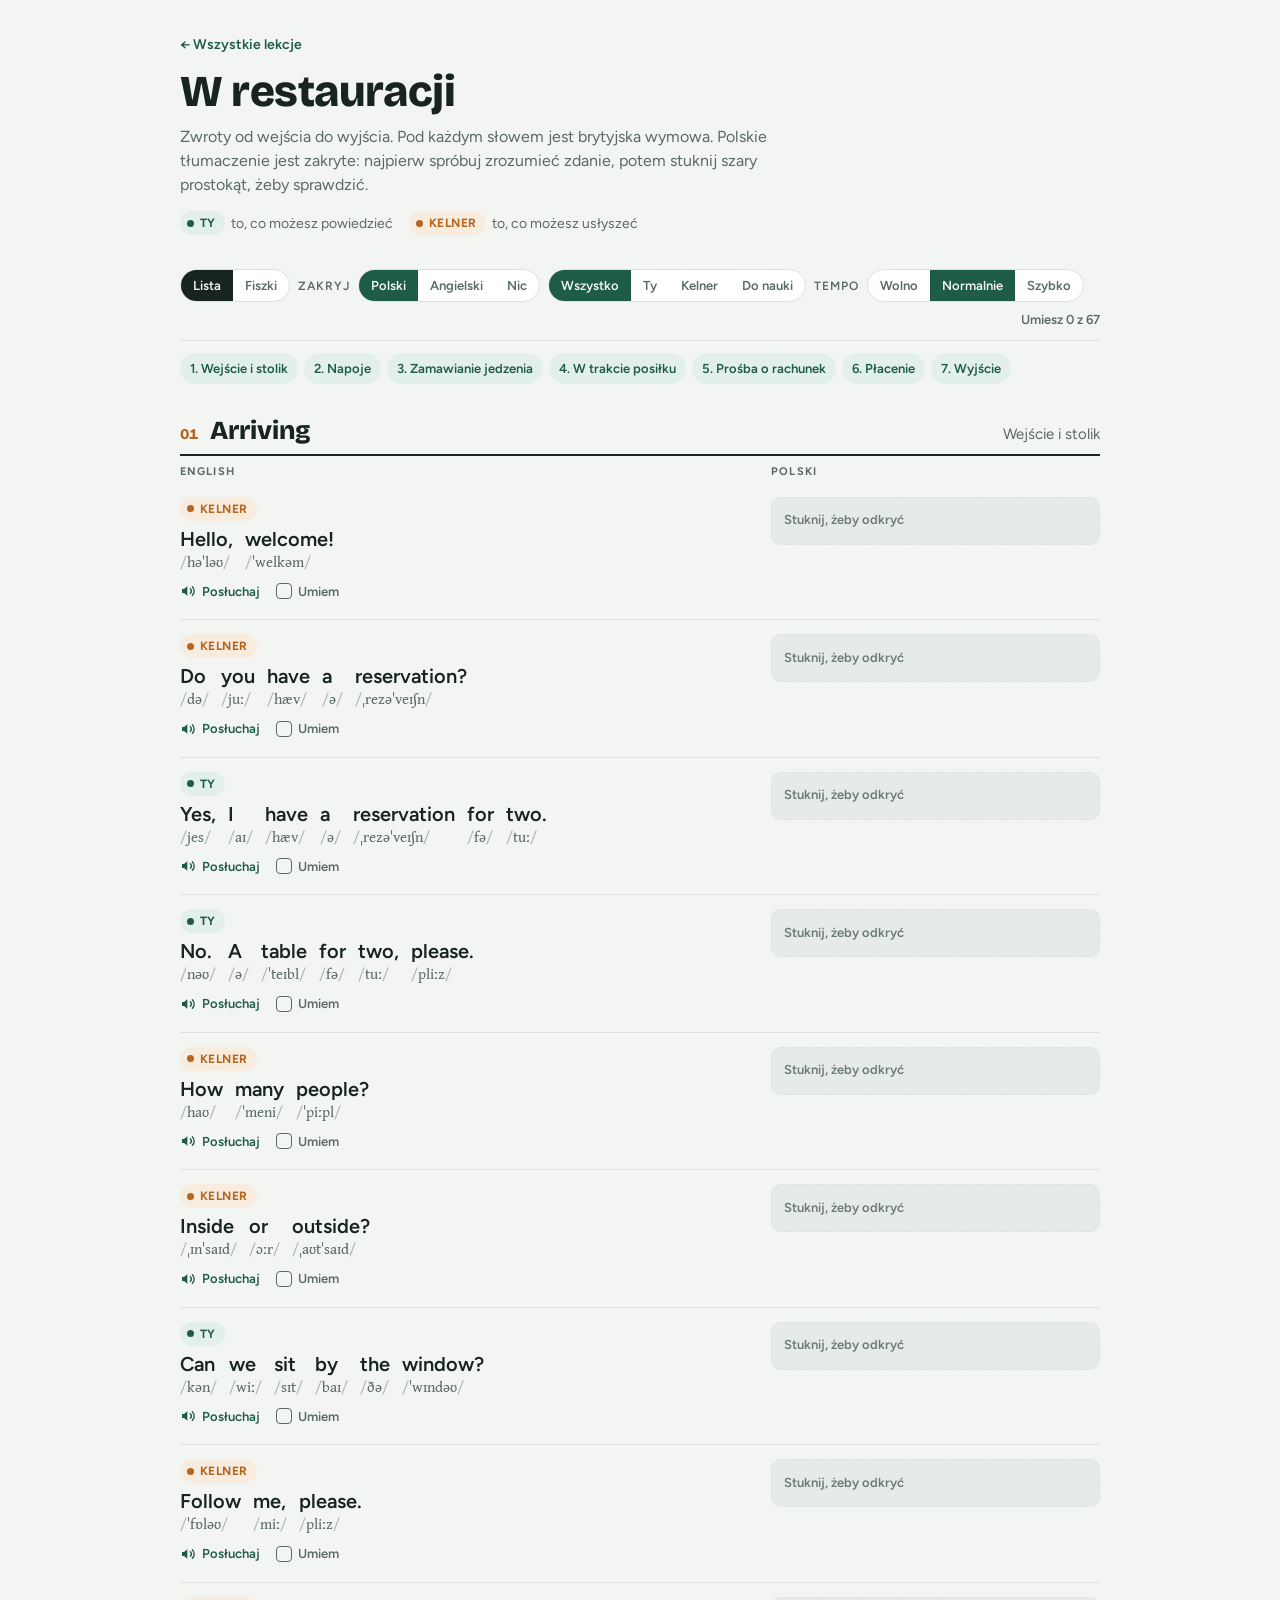
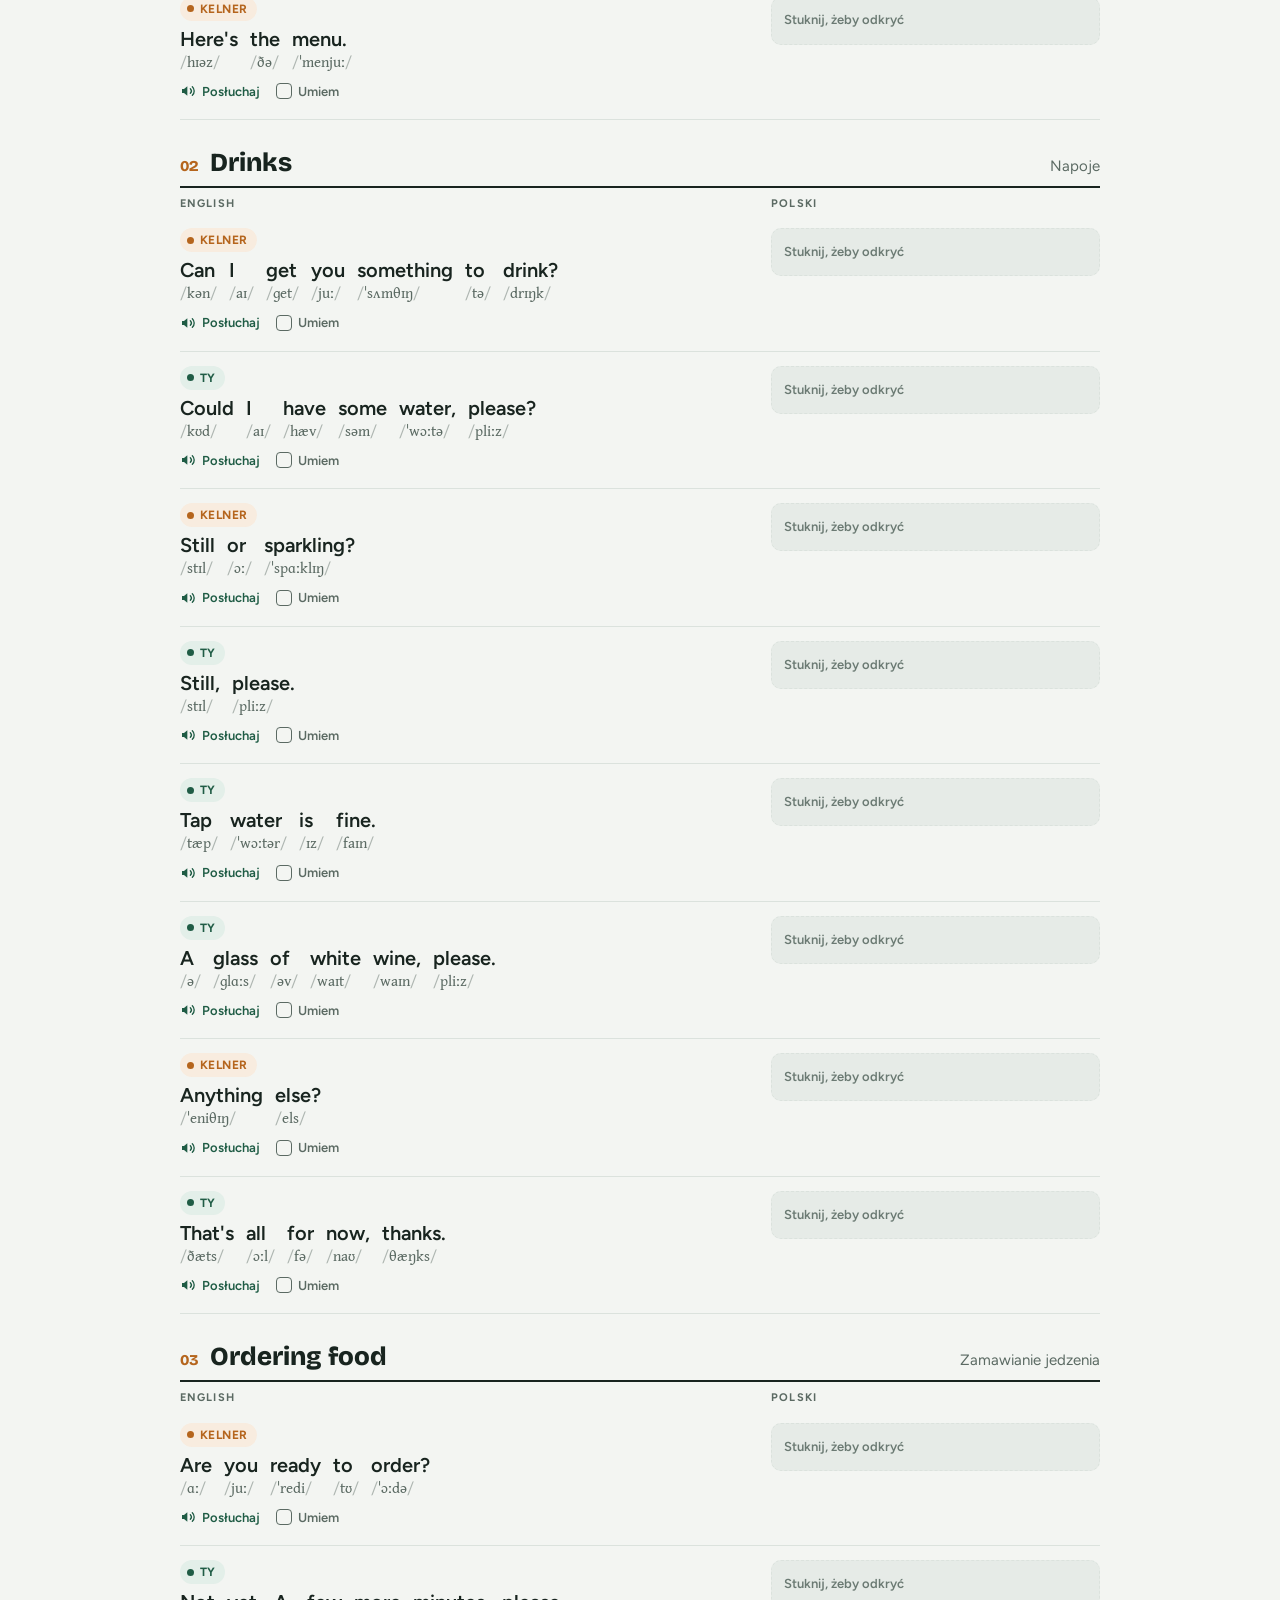
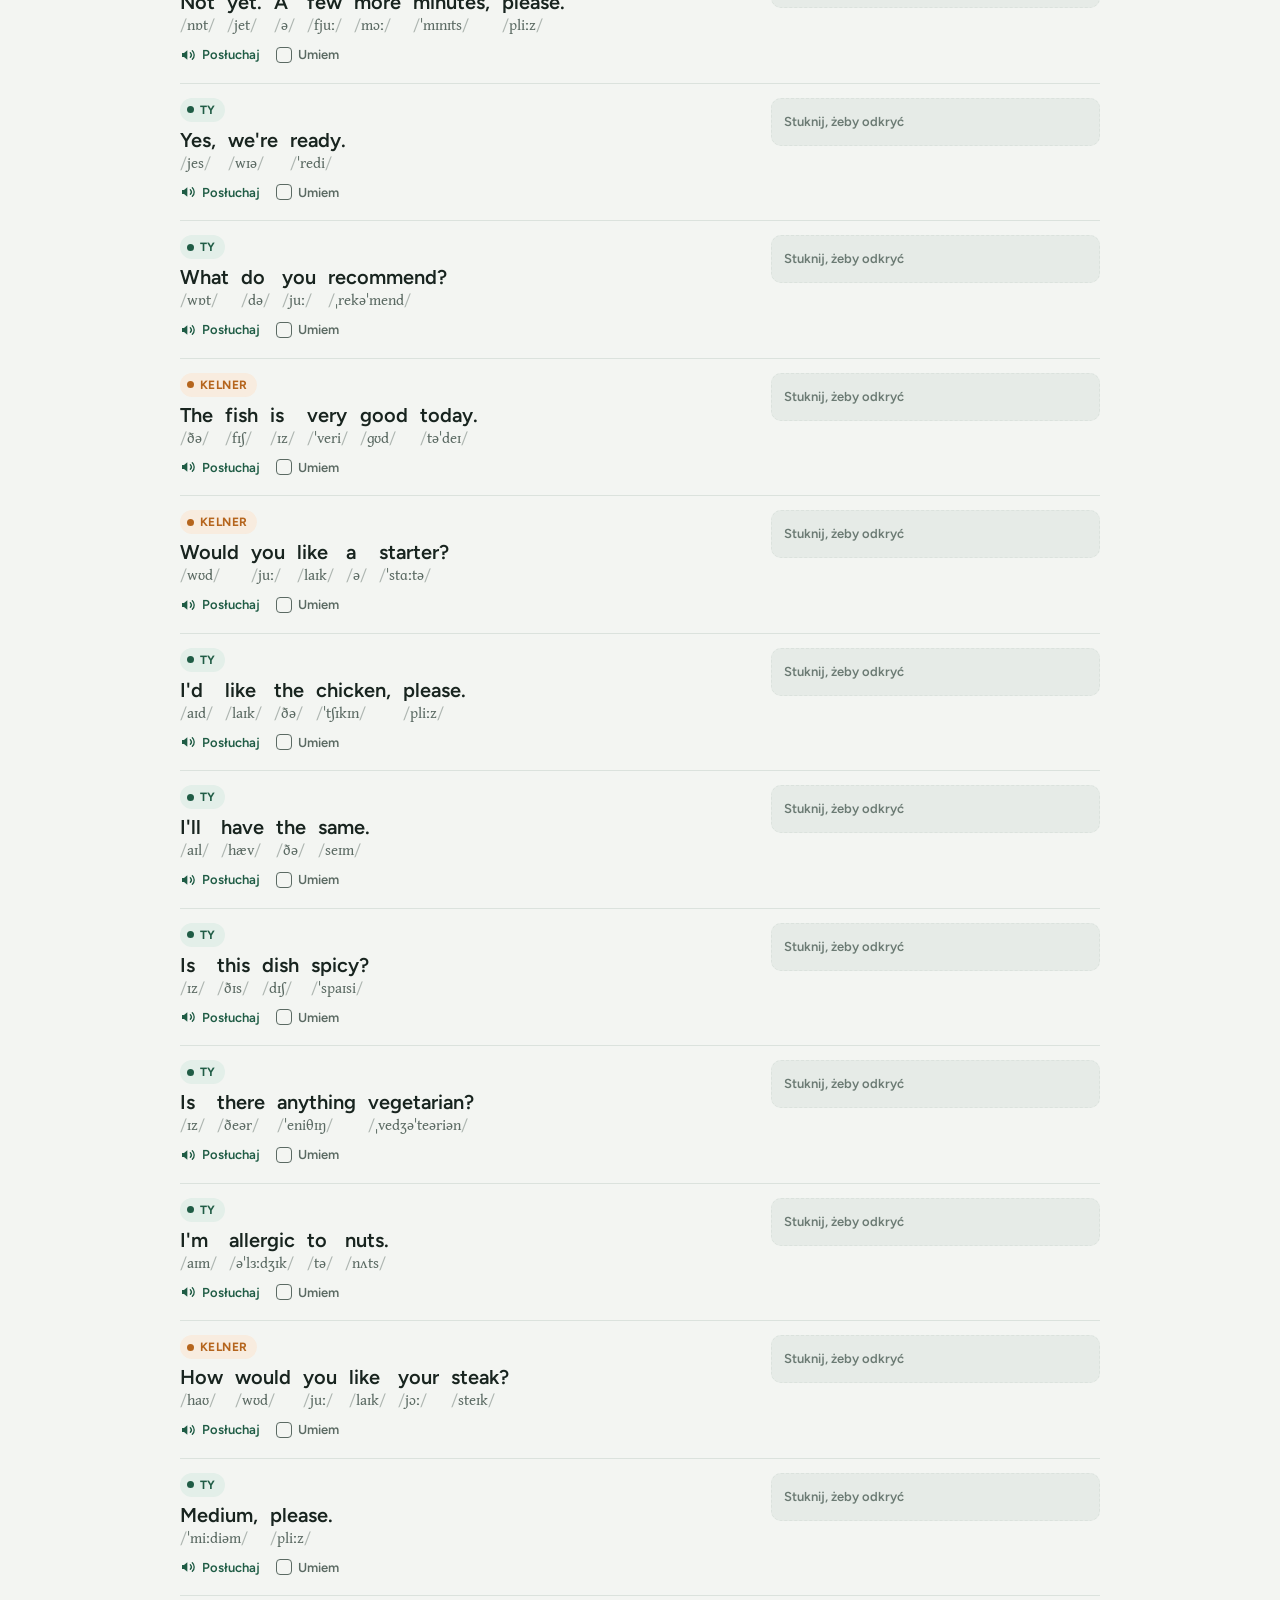
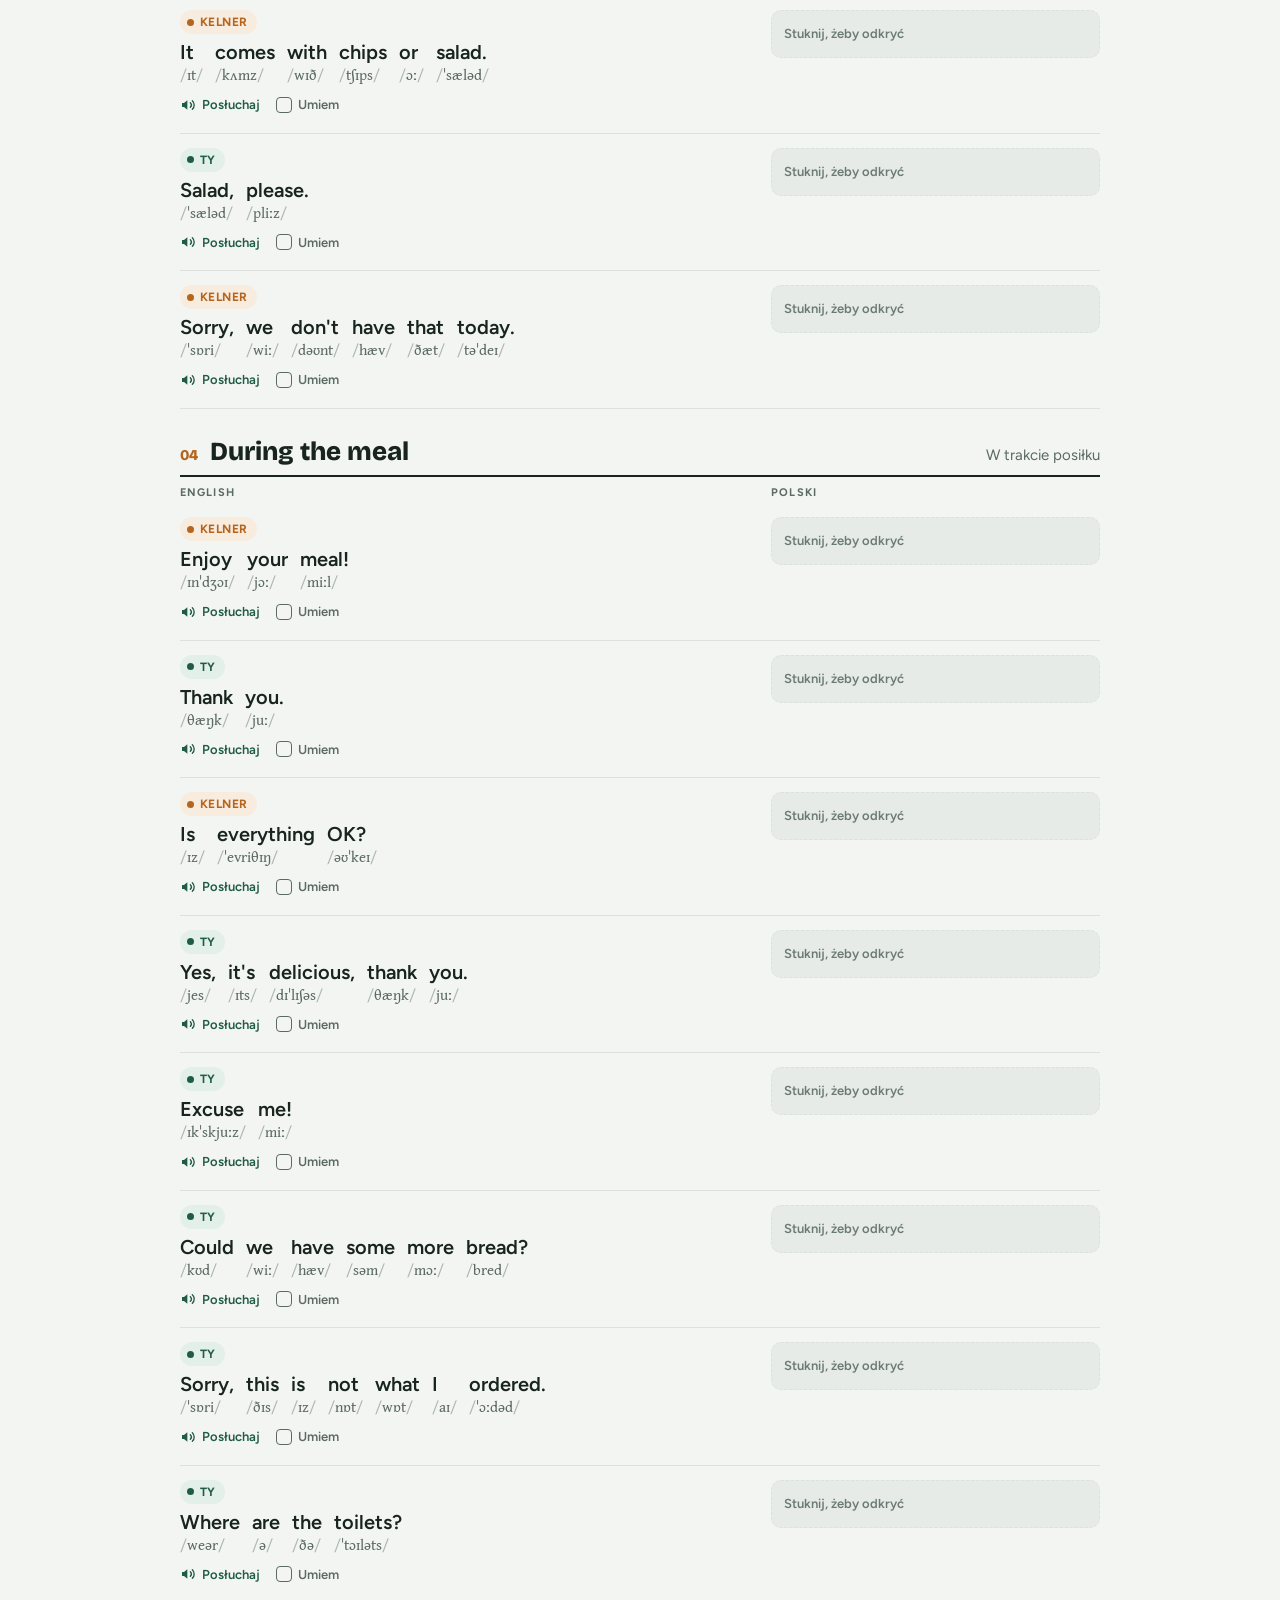
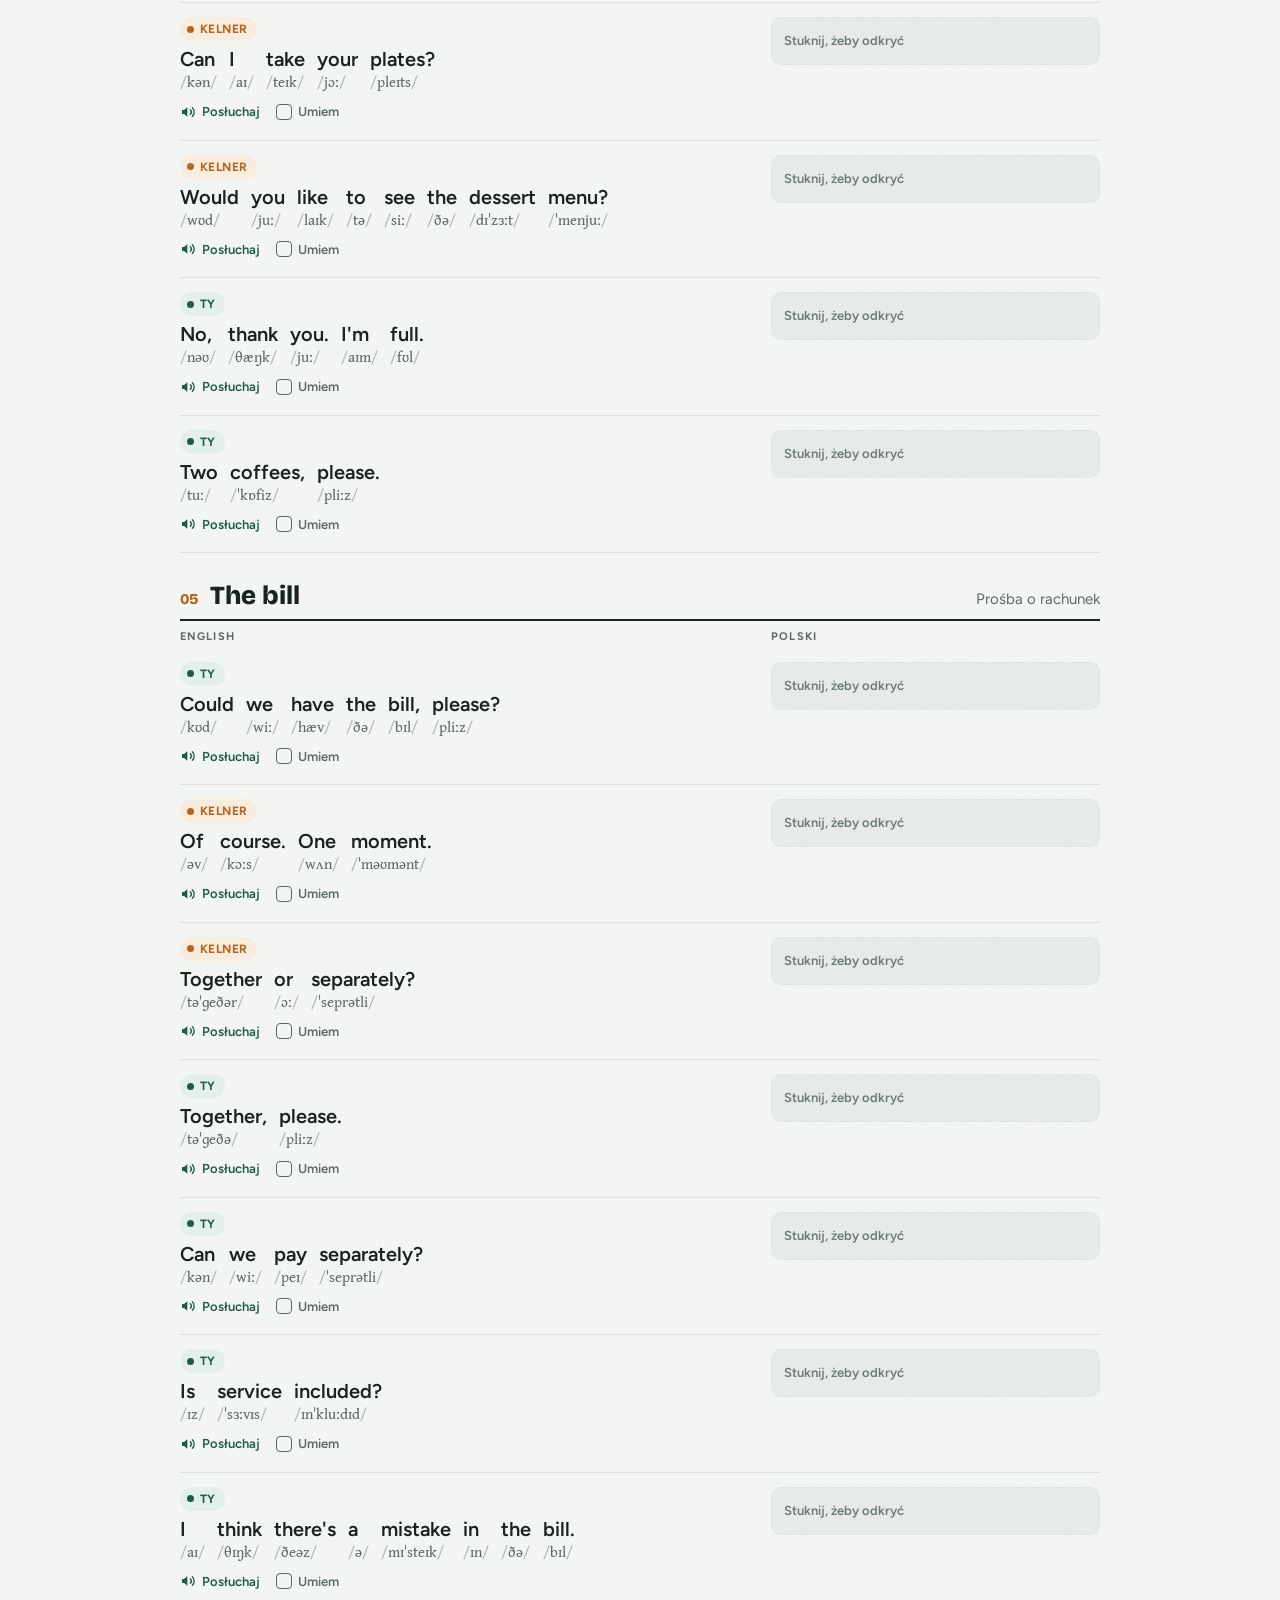
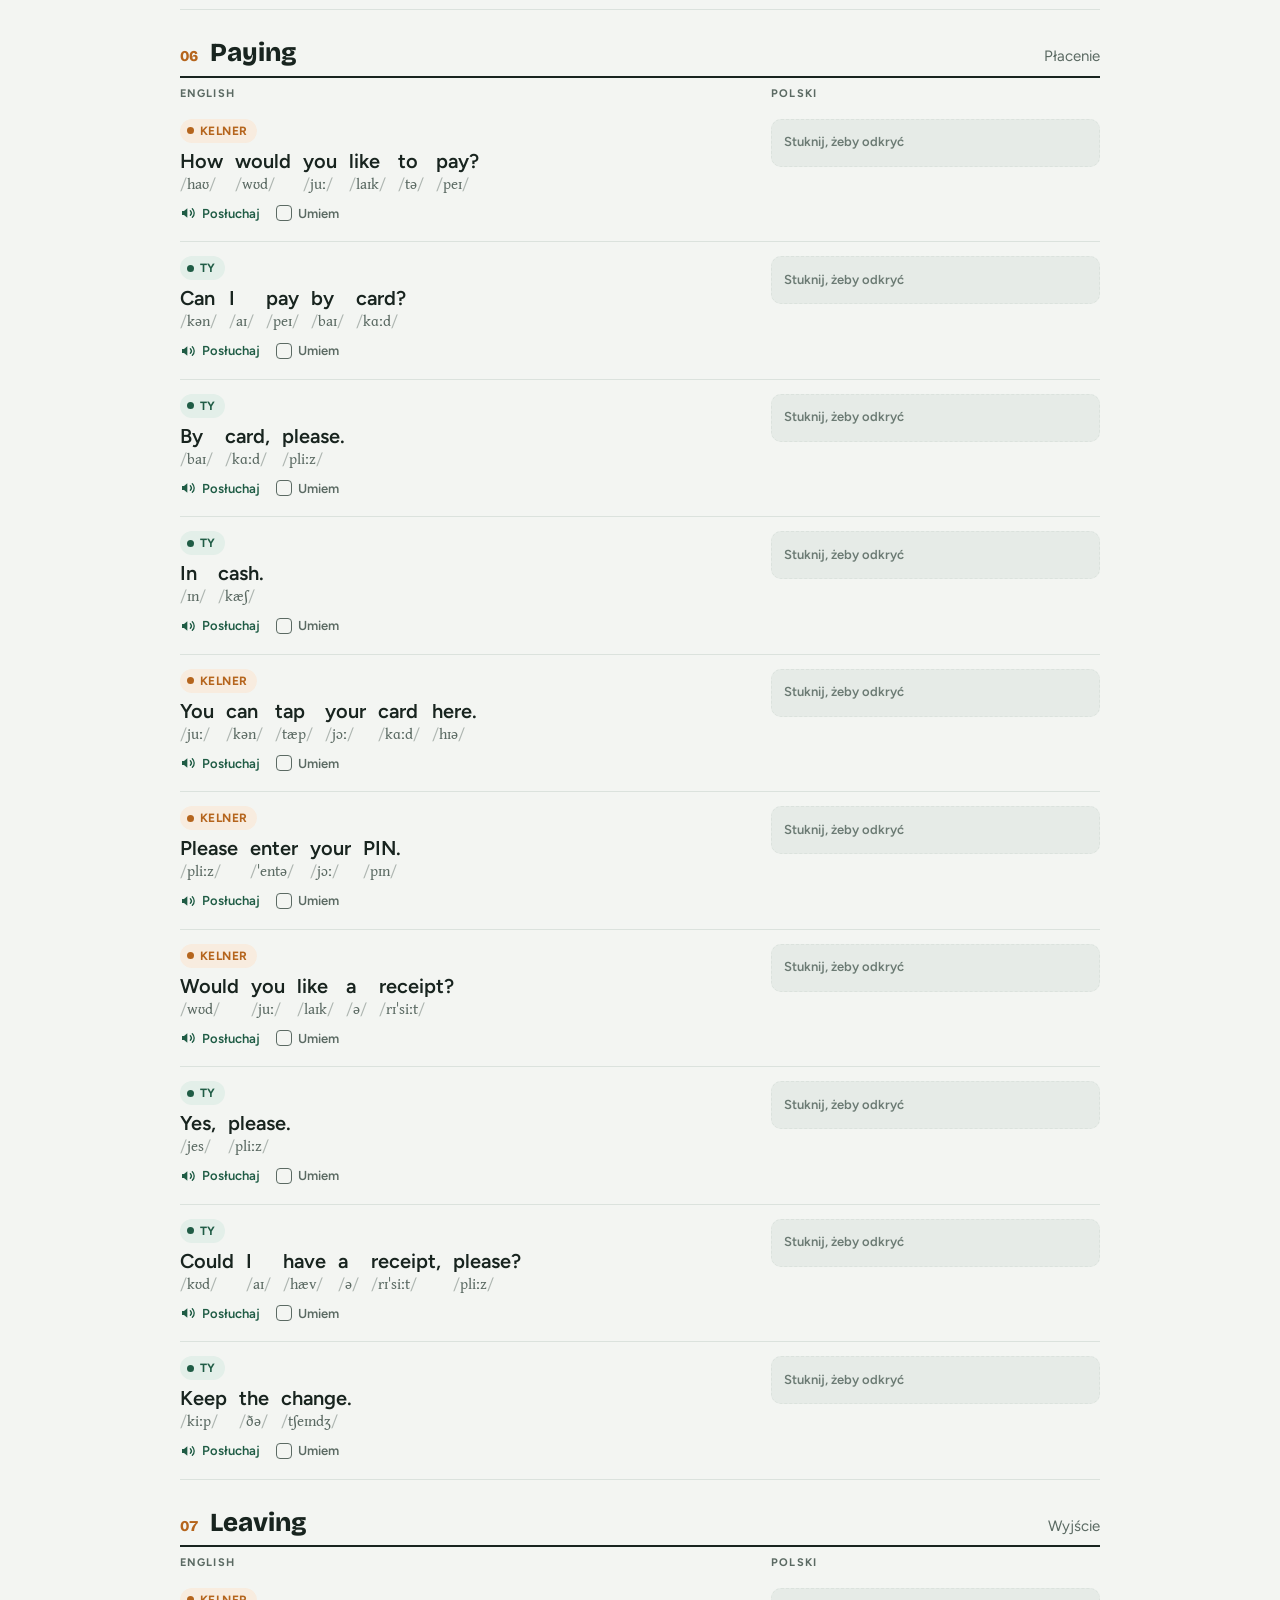
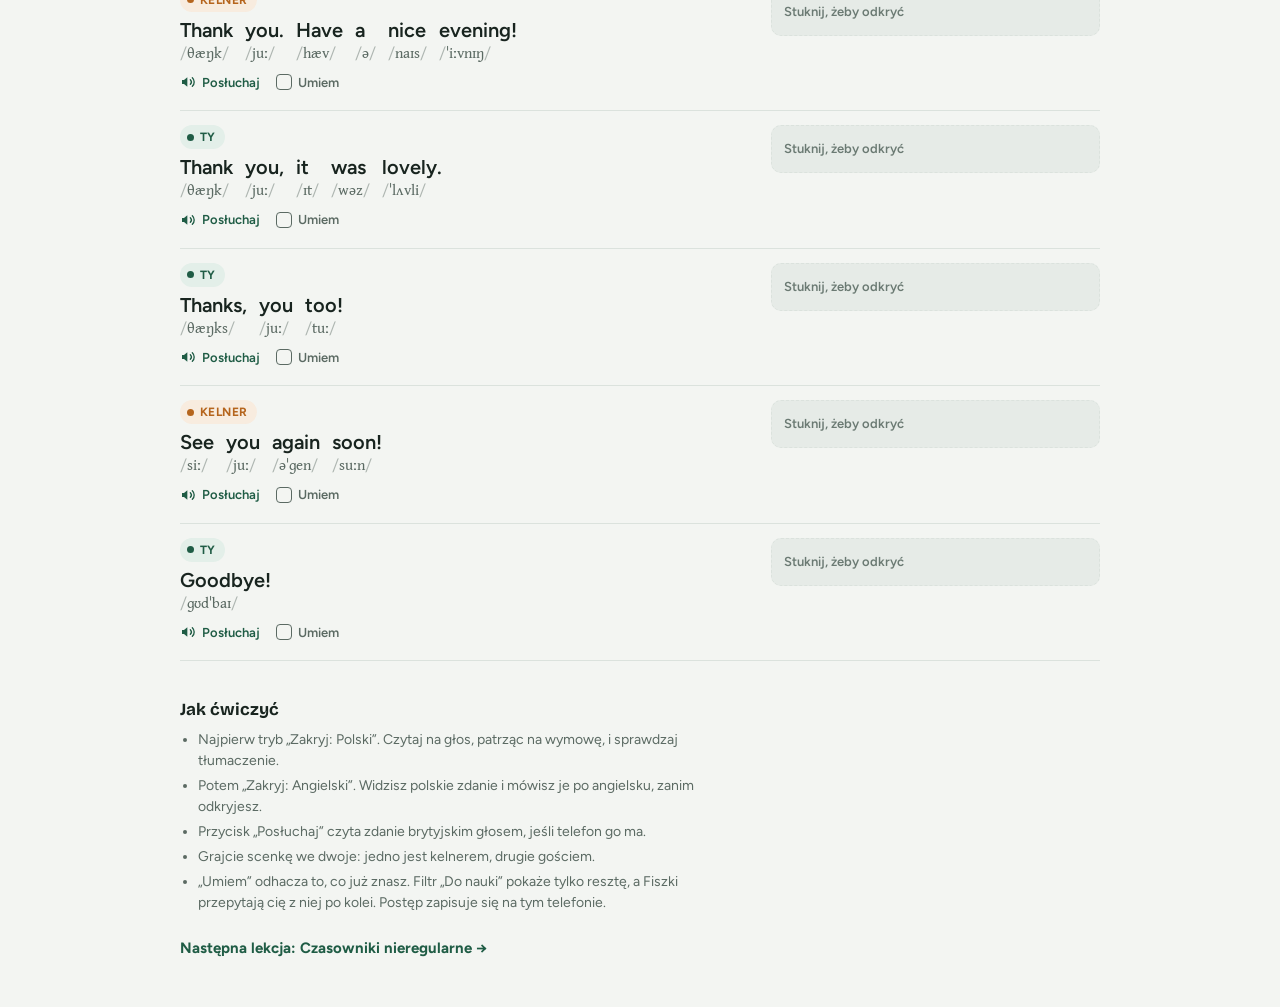
<file: lessons/restauracja.html>
<!doctype html>
<html lang="pl">
<meta charset="utf-8">
<meta name="viewport" content="width=device-width, initial-scale=1">
<link rel="stylesheet" href="../assets/site.css">
<script src="lessons.js"></script>
<script src="../assets/lesson.js"></script>
<script>
// Phrases: [speaker ("you" or other), English, IPA (one token per English word), Polish, optional note]
lesson({
  type: "phrases",
  intro: "Zwroty od wejścia do wyjścia. Pod każdym słowem jest brytyjska wymowa. Polskie tłumaczenie jest zakryte: najpierw spróbuj zrozumieć zdanie, potem stuknij szary prostokąt, żeby sprawdzić.",
  other: "Kelner",
  legend: ["to, co możesz powiedzieć","to, co możesz usłyszeć"],
  tips: [
    "Najpierw tryb „Zakryj: Polski”. Czytaj na głos, patrząc na wymowę, i sprawdzaj tłumaczenie.",
    "Potem „Zakryj: Angielski”. Widzisz polskie zdanie i mówisz je po angielsku, zanim odkryjesz.",
    "Przycisk „Posłuchaj” czyta zdanie brytyjskim głosem, jeśli telefon go ma.",
    "Grajcie scenkę we dwoje: jedno jest kelnerem, drugie gościem.",
  ],
  stages: [
  { en: "Arriving", pl: "Wejście i stolik", items: [
    ["other", "Hello, welcome!", "həˈləʊ ˈwelkəm", "Dzień dobry, witamy!"],
    ["other", "Do you have a reservation?", "də juː hæv ə ˌrezəˈveɪʃn", "Czy ma pani rezerwację?"],
    ["you", "Yes, I have a reservation for two.", "jes aɪ hæv ə ˌrezəˈveɪʃn fə tuː", "Tak, mam rezerwację dla dwóch osób."],
    ["you", "No. A table for two, please.", "nəʊ ə ˈteɪbl fə tuː pliːz", "Nie. Stolik dla dwóch osób, proszę."],
    ["other", "How many people?", "haʊ ˈmeni ˈpiːpl", "Ile osób?"],
    ["other", "Inside or outside?", "ˌɪnˈsaɪd ɔːr ˌaʊtˈsaɪd", "W środku czy na zewnątrz?", "Przed samogłoską „or” łączy się z następnym słowem przez lekkie r."],
    ["you", "Can we sit by the window?", "kən wiː sɪt baɪ ðə ˈwɪndəʊ", "Czy możemy usiąść przy oknie?"],
    ["other", "Follow me, please.", "ˈfɒləʊ miː pliːz", "Proszę za mną."],
    ["other", "Here's the menu.", "hɪəz ðə ˈmenjuː", "Oto karta."],
  ]},
  { en: "Drinks", pl: "Napoje", items: [
    ["other", "Can I get you something to drink?", "kən aɪ ɡet juː ˈsʌmθɪŋ tə drɪŋk", "Czy podać coś do picia?"],
    ["you", "Could I have some water, please?", "kʊd aɪ hæv səm ˈwɔːtə pliːz", "Czy mogę prosić o wodę?"],
    ["other", "Still or sparkling?", "stɪl ɔː ˈspɑːklɪŋ", "Niegazowaną czy gazowaną?"],
    ["you", "Still, please.", "stɪl pliːz", "Niegazowaną, proszę."],
    ["you", "Tap water is fine.", "tæp ˈwɔːtər ɪz faɪn", "Może być woda z kranu.", "W Wielkiej Brytanii woda z kranu w restauracji jest za darmo."],
    ["you", "A glass of white wine, please.", "ə ɡlɑːs əv waɪt waɪn pliːz", "Kieliszek białego wina, proszę."],
    ["other", "Anything else?", "ˈeniθɪŋ els", "Coś jeszcze?"],
    ["you", "That's all for now, thanks.", "ðæts ɔːl fə naʊ θæŋks", "Na razie to wszystko, dziękuję."],
  ]},
  { en: "Ordering food", pl: "Zamawianie jedzenia", items: [
    ["other", "Are you ready to order?", "ɑː juː ˈredi tʊ ˈɔːdə", "Czy są państwo gotowi zamówić?"],
    ["you", "Not yet. A few more minutes, please.", "nɒt jet ə fjuː mɔː ˈmɪnɪts pliːz", "Jeszcze nie. Jeszcze kilka minut, proszę."],
    ["you", "Yes, we're ready.", "jes wɪə ˈredi", "Tak, jesteśmy gotowi."],
    ["you", "What do you recommend?", "wɒt də juː ˌrekəˈmend", "Co pan poleca?"],
    ["other", "The fish is very good today.", "ðə fɪʃ ɪz ˈveri ɡʊd təˈdeɪ", "Ryba jest dziś bardzo dobra."],
    ["other", "Would you like a starter?", "wʊd juː laɪk ə ˈstɑːtə", "Czy podać przystawkę?"],
    ["you", "I'd like the chicken, please.", "aɪd laɪk ðə ˈtʃɪkɪn pliːz", "Poproszę kurczaka."],
    ["you", "I'll have the same.", "aɪl hæv ðə seɪm", "Dla mnie to samo."],
    ["you", "Is this dish spicy?", "ɪz ðɪs dɪʃ ˈspaɪsi", "Czy to danie jest ostre?"],
    ["you", "Is there anything vegetarian?", "ɪz ðeər ˈeniθɪŋ ˌvedʒəˈteəriən", "Czy jest coś wegetariańskiego?"],
    ["you", "I'm allergic to nuts.", "aɪm əˈlɜːdʒɪk tə nʌts", "Mam alergię na orzechy."],
    ["other", "How would you like your steak?", "haʊ wʊd juː laɪk jɔː steɪk", "Jak wysmażyć stek?"],
    ["you", "Medium, please.", "ˈmiːdiəm pliːz", "Średnio wysmażony, proszę.", "Rare = krwisty, well done = dobrze wysmażony."],
    ["other", "It comes with chips or salad.", "ɪt kʌmz wɪð tʃɪps ɔː ˈsæləd", "Do tego są frytki albo sałatka.", "Po brytyjsku chips to frytki, a crisps to chipsy."],
    ["you", "Salad, please.", "ˈsæləd pliːz", "Sałatkę, proszę."],
    ["other", "Sorry, we don't have that today.", "ˈsɒri wiː dəʊnt hæv ðæt təˈdeɪ", "Przepraszam, dziś tego nie mamy."],
  ]},
  { en: "During the meal", pl: "W trakcie posiłku", items: [
    ["other", "Enjoy your meal!", "ɪnˈdʒɔɪ jɔː miːl", "Smacznego!"],
    ["you", "Thank you.", "θæŋk juː", "Dziękuję."],
    ["other", "Is everything OK?", "ɪz ˈevriθɪŋ əʊˈkeɪ", "Czy wszystko w porządku?"],
    ["you", "Yes, it's delicious, thank you.", "jes ɪts dɪˈlɪʃəs θæŋk juː", "Tak, jest pyszne, dziękuję."],
    ["you", "Excuse me!", "ɪkˈskjuːz miː", "Przepraszam!", "Tak przywołujesz kelnera."],
    ["you", "Could we have some more bread?", "kʊd wiː hæv səm mɔː bred", "Czy możemy prosić o więcej chleba?"],
    ["you", "Sorry, this is not what I ordered.", "ˈsɒri ðɪs ɪz nɒt wɒt aɪ ˈɔːdəd", "Przepraszam, to nie jest to, co zamówiłam."],
    ["you", "Where are the toilets?", "weər ə ðə ˈtɔɪləts", "Gdzie są toalety?"],
    ["other", "Can I take your plates?", "kən aɪ teɪk jɔː pleɪts", "Czy mogę zabrać talerze?"],
    ["other", "Would you like to see the dessert menu?", "wʊd juː laɪk tə siː ðə dɪˈzɜːt ˈmenjuː", "Czy chcą państwo zobaczyć kartę deserów?"],
    ["you", "No, thank you. I'm full.", "nəʊ θæŋk juː aɪm fʊl", "Nie, dziękuję. Jestem najedzona."],
    ["you", "Two coffees, please.", "tuː ˈkɒfiz pliːz", "Dwie kawy, proszę."],
  ]},
  { en: "The bill", pl: "Prośba o rachunek", items: [
    ["you", "Could we have the bill, please?", "kʊd wiː hæv ðə bɪl pliːz", "Czy możemy prosić o rachunek?", "W Wielkiej Brytanii rachunek to bill. Amerykanie mówią check."],
    ["other", "Of course. One moment.", "əv kɔːs wʌn ˈməʊmənt", "Oczywiście. Chwileczkę."],
    ["other", "Together or separately?", "təˈɡeðər ɔː ˈseprətli", "Razem czy osobno?"],
    ["you", "Together, please.", "təˈɡeðə pliːz", "Razem, proszę."],
    ["you", "Can we pay separately?", "kən wiː peɪ ˈseprətli", "Czy możemy zapłacić osobno?"],
    ["you", "Is service included?", "ɪz ˈsɜːvɪs ɪnˈkluːdɪd", "Czy opłata za obsługę jest wliczona?"],
    ["you", "I think there's a mistake in the bill.", "aɪ θɪŋk ðeəz ə mɪˈsteɪk ɪn ðə bɪl", "Chyba w rachunku jest błąd."],
  ]},
  { en: "Paying", pl: "Płacenie", items: [
    ["other", "How would you like to pay?", "haʊ wʊd juː laɪk tə peɪ", "Jak chce pani zapłacić?"],
    ["you", "Can I pay by card?", "kən aɪ peɪ baɪ kɑːd", "Czy mogę zapłacić kartą?"],
    ["you", "By card, please.", "baɪ kɑːd pliːz", "Kartą, proszę."],
    ["you", "In cash.", "ɪn kæʃ", "Gotówką."],
    ["other", "You can tap your card here.", "juː kən tæp jɔː kɑːd hɪə", "Proszę przyłożyć kartę tutaj."],
    ["other", "Please enter your PIN.", "pliːz ˈentə jɔː pɪn", "Proszę wpisać PIN."],
    ["other", "Would you like a receipt?", "wʊd juː laɪk ə rɪˈsiːt", "Czy podać paragon?"],
    ["you", "Yes, please.", "jes pliːz", "Tak, poproszę."],
    ["you", "Could I have a receipt, please?", "kʊd aɪ hæv ə rɪˈsiːt pliːz", "Czy mogę prosić o paragon?", "W słowie receipt nie wymawia się „p”."],
    ["you", "Keep the change.", "kiːp ðə tʃeɪndʒ", "Reszty nie trzeba."],
  ]},
  { en: "Leaving", pl: "Wyjście", items: [
    ["other", "Thank you. Have a nice evening!", "θæŋk juː hæv ə naɪs ˈiːvnɪŋ", "Dziękujemy. Miłego wieczoru!"],
    ["you", "Thank you, it was lovely.", "θæŋk juː ɪt wəz ˈlʌvli", "Dziękujemy, było bardzo miło."],
    ["you", "Thanks, you too!", "θæŋks juː tuː", "Dzięki, wzajemnie!"],
    ["other", "See you again soon!", "siː juː əˈɡen suːn", "Do zobaczenia wkrótce!"],
    ["you", "Goodbye!", "ɡʊdˈbaɪ", "Do widzenia!"],
  ]},
],
});
</script>
</file>
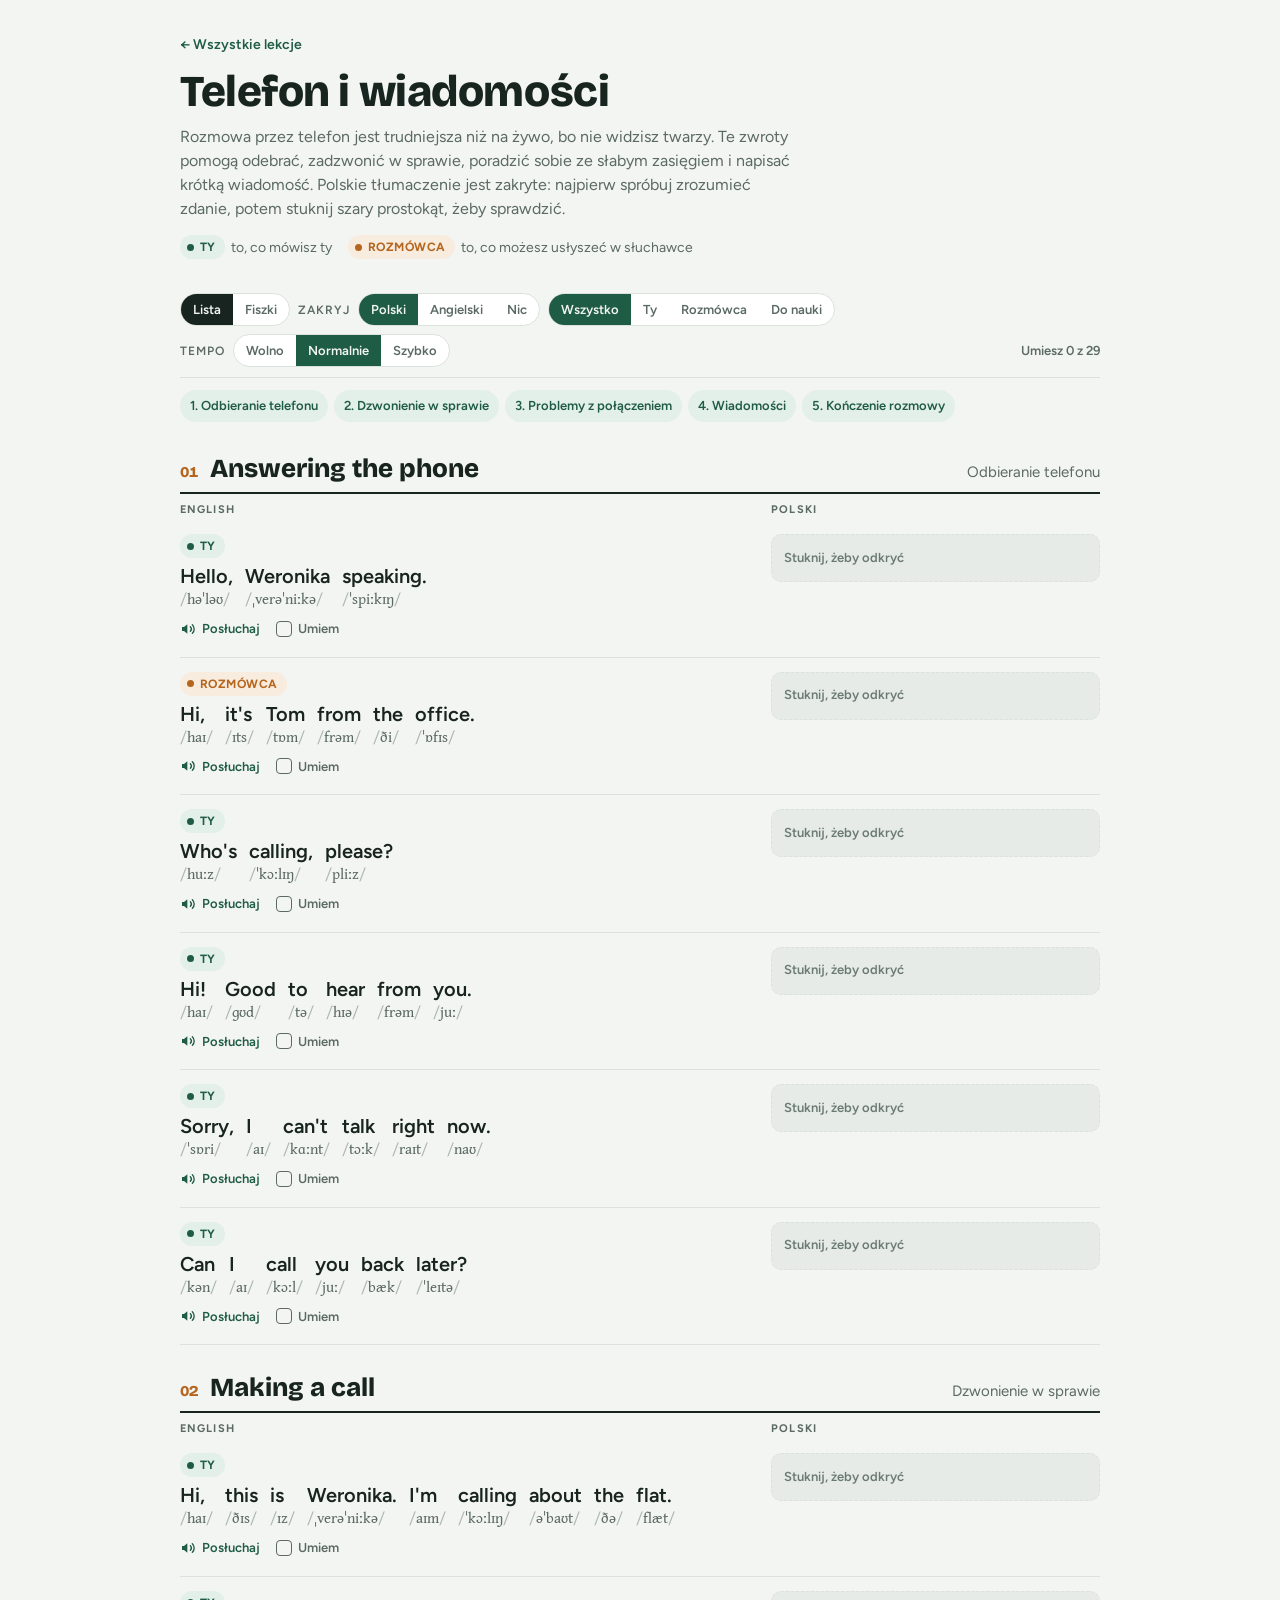
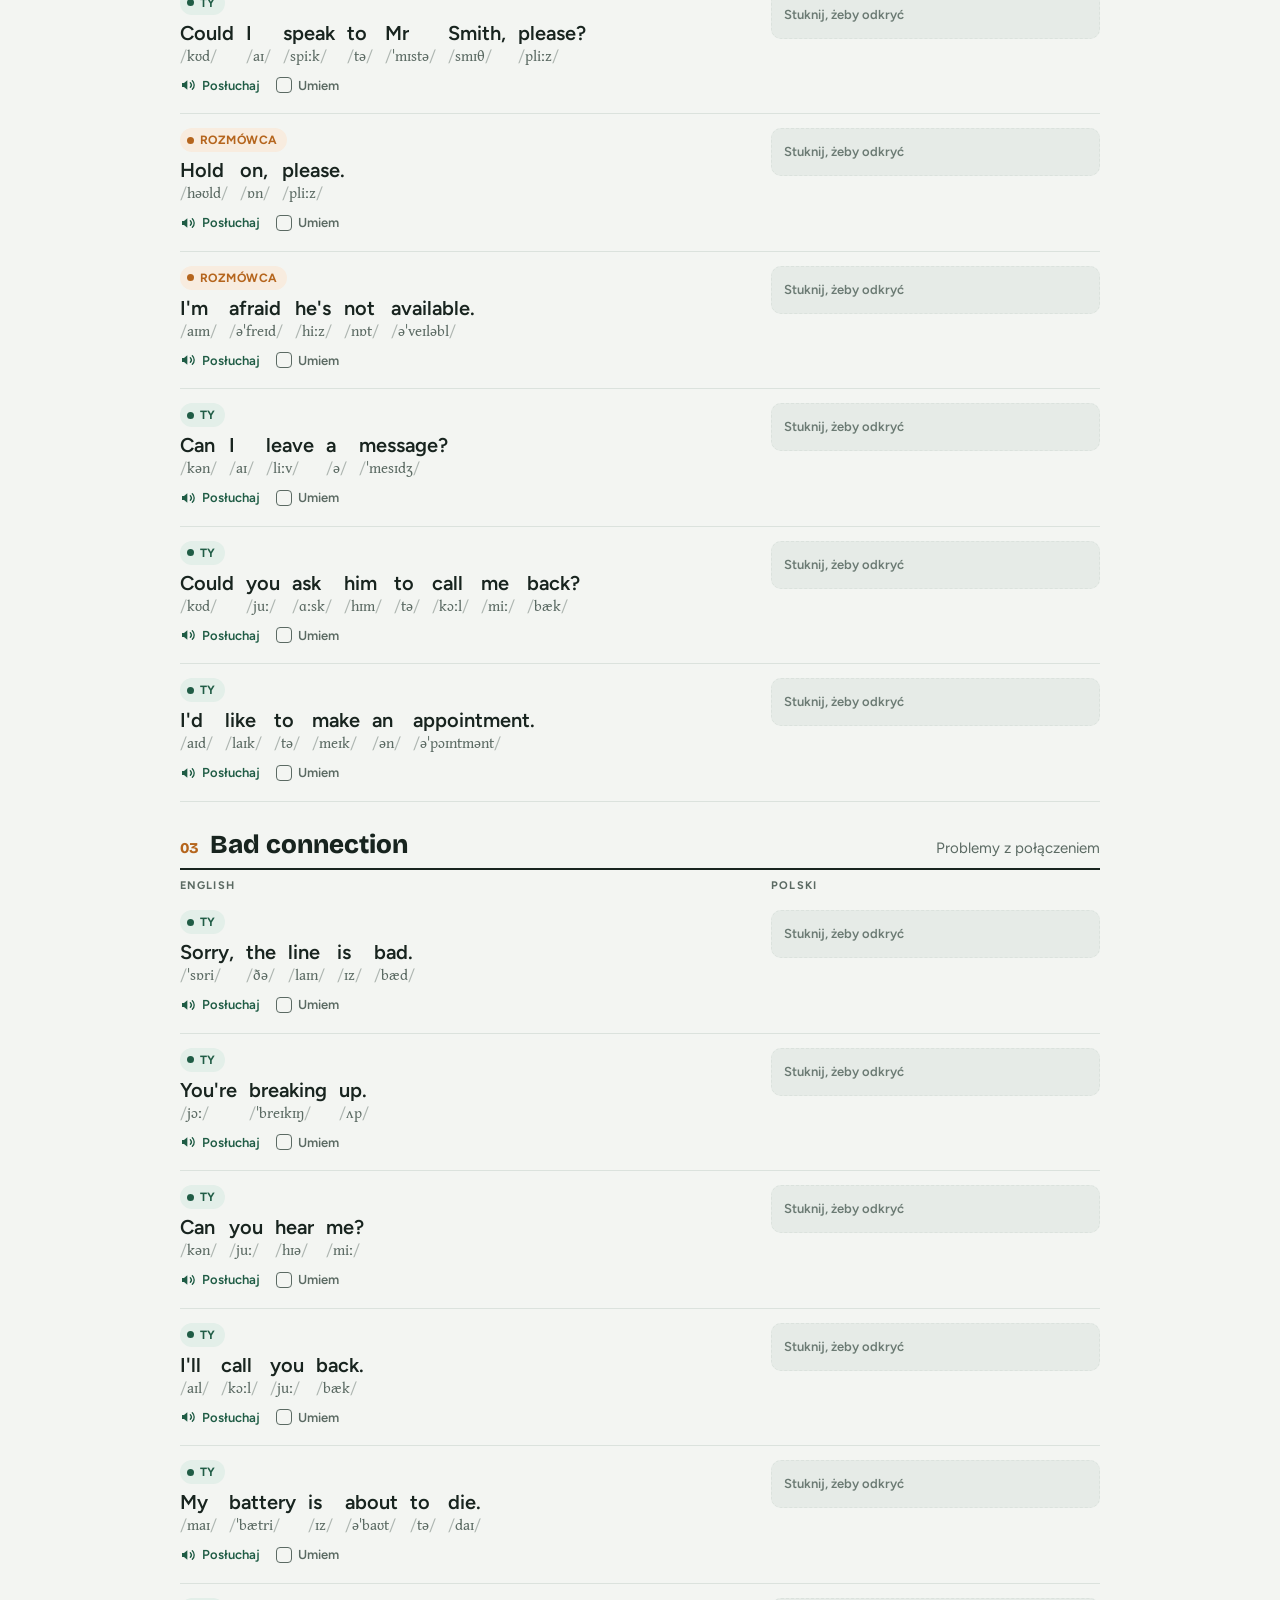
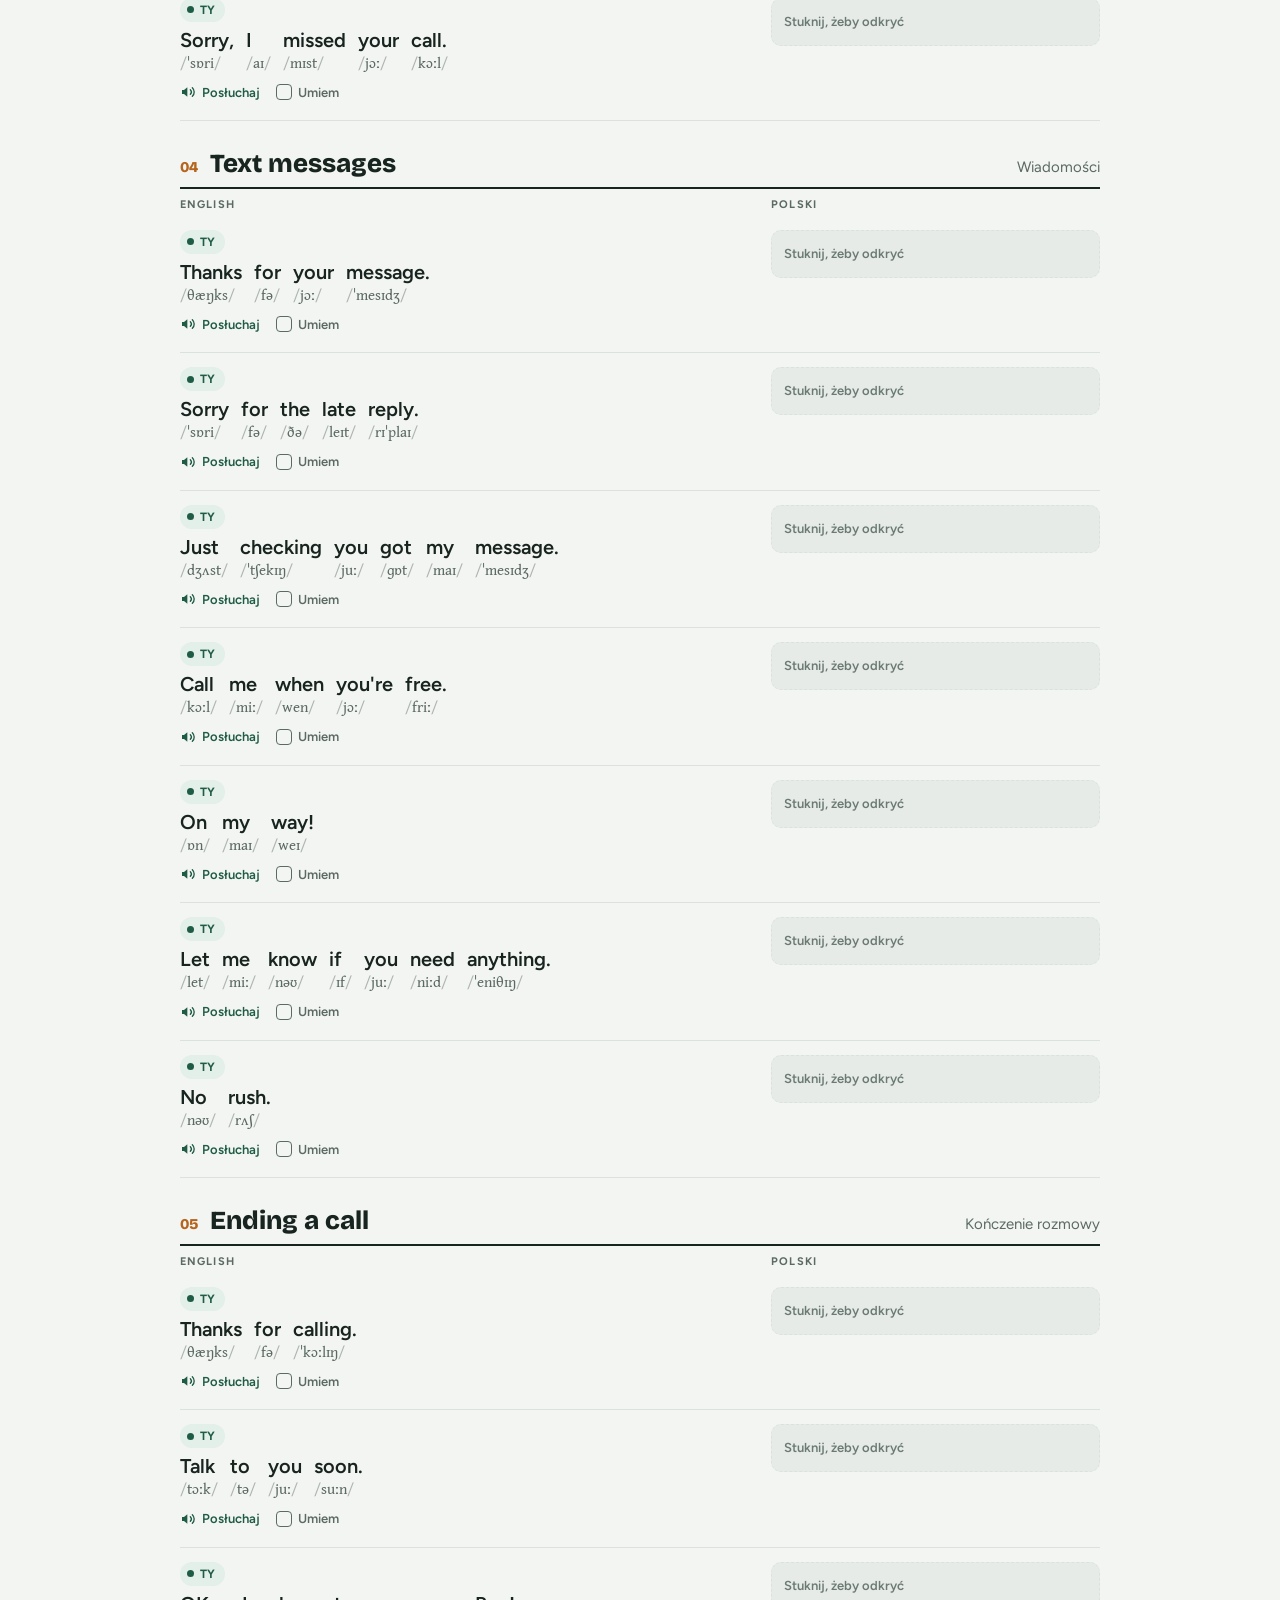
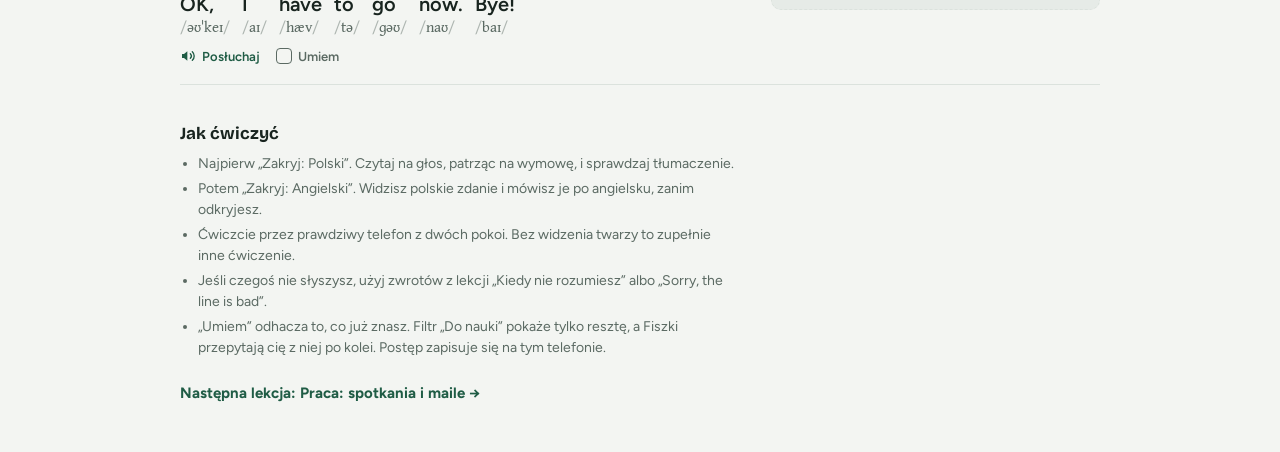
<file: lessons/telefon.html>
<!doctype html>
<html lang="pl">
<meta charset="utf-8">
<meta name="viewport" content="width=device-width, initial-scale=1">
<link rel="stylesheet" href="../assets/site.css">
<script src="lessons.js"></script>
<script src="../assets/lesson.js"></script>
<script>
// Phrases: [speaker ("you" or other), English, IPA (one token per English word), Polish, optional note]
lesson({
  type: "phrases",
  intro: "Rozmowa przez telefon jest trudniejsza niż na żywo, bo nie widzisz twarzy. Te zwroty pomogą odebrać, zadzwonić w sprawie, poradzić sobie ze słabym zasięgiem i napisać krótką wiadomość. Polskie tłumaczenie jest zakryte: najpierw spróbuj zrozumieć zdanie, potem stuknij szary prostokąt, żeby sprawdzić.",
  other: "Rozmówca",
  legend: ["to, co mówisz ty", "to, co możesz usłyszeć w słuchawce"],
  tips: [
    "Najpierw „Zakryj: Polski”. Czytaj na głos, patrząc na wymowę, i sprawdzaj tłumaczenie.",
    "Potem „Zakryj: Angielski”. Widzisz polskie zdanie i mówisz je po angielsku, zanim odkryjesz.",
    "Ćwiczcie przez prawdziwy telefon z dwóch pokoi. Bez widzenia twarzy to zupełnie inne ćwiczenie.",
    "Jeśli czegoś nie słyszysz, użyj zwrotów z lekcji „Kiedy nie rozumiesz” albo „Sorry, the line is bad”.",
  ],
  stages: [
  { en: "Answering the phone", pl: "Odbieranie telefonu", items: [
    ["you", "Hello, Weronika speaking.", "həˈləʊ ˌverəˈniːkə ˈspiːkɪŋ", "Halo, tu Weronika.", "Tak przedstawiasz się, odbierając telefon, zwłaszcza w pracy."],
    ["other", "Hi, it's Tom from the office.", "haɪ ɪts tɒm frəm ði ˈɒfɪs", "Cześć, tu Tom z biura."],
    ["you", "Who's calling, please?", "huːz ˈkɔːlɪŋ pliːz", "Kto mówi?"],
    ["you", "Hi! Good to hear from you.", "haɪ ɡʊd tə hɪə frəm juː", "Cześć! Miło cię słyszeć."],
    ["you", "Sorry, I can't talk right now.", "ˈsɒri aɪ kɑːnt tɔːk raɪt naʊ", "Przepraszam, nie mogę teraz rozmawiać."],
    ["you", "Can I call you back later?", "kən aɪ kɔːl juː bæk ˈleɪtə", "Mogę oddzwonić później?"],
  ]},
  { en: "Making a call", pl: "Dzwonienie w sprawie", items: [
    ["you", "Hi, this is Weronika. I'm calling about the flat.", "haɪ ðɪs ɪz ˌverəˈniːkə aɪm ˈkɔːlɪŋ əˈbaʊt ðə flæt", "Dzień dobry, tu Weronika. Dzwonię w sprawie mieszkania.", "Przez telefon mówisz this is, a nie I am."],
    ["you", "Could I speak to Mr Smith, please?", "kʊd aɪ spiːk tə ˈmɪstə smɪθ pliːz", "Czy mogę rozmawiać z panem Smithem?"],
    ["other", "Hold on, please.", "həʊld ɒn pliːz", "Proszę chwilę zaczekać."],
    ["other", "I'm afraid he's not available.", "aɪm əˈfreɪd hiːz nɒt əˈveɪləbl", "Niestety nie może teraz rozmawiać."],
    ["you", "Can I leave a message?", "kən aɪ liːv ə ˈmesɪdʒ", "Mogę zostawić wiadomość?"],
    ["you", "Could you ask him to call me back?", "kʊd juː ɑːsk hɪm tə kɔːl miː bæk", "Może pan poprosić, żeby oddzwonił?"],
    ["you", "I'd like to make an appointment.", "aɪd laɪk tə meɪk ən əˈpɔɪntmənt", "Chciałabym umówić się na wizytę."],
  ]},
  { en: "Bad connection", pl: "Problemy z połączeniem", items: [
    ["you", "Sorry, the line is bad.", "ˈsɒri ðə laɪn ɪz bæd", "Przepraszam, słabo cię słychać."],
    ["you", "You're breaking up.", "jɔː ˈbreɪkɪŋ ʌp", "Przerywa ci."],
    ["you", "Can you hear me?", "kən juː hɪə miː", "Słyszysz mnie?"],
    ["you", "I'll call you back.", "aɪl kɔːl juː bæk", "Oddzwonię."],
    ["you", "My battery is about to die.", "maɪ ˈbætri ɪz əˈbaʊt tə daɪ", "Zaraz padnie mi bateria."],
    ["you", "Sorry, I missed your call.", "ˈsɒri aɪ mɪst jɔː kɔːl", "Przepraszam, przegapiłam twój telefon."],
  ]},
  { en: "Text messages", pl: "Wiadomości", items: [
    ["you", "Thanks for your message.", "θæŋks fə jɔː ˈmesɪdʒ", "Dzięki za wiadomość."],
    ["you", "Sorry for the late reply.", "ˈsɒri fə ðə leɪt rɪˈplaɪ", "Przepraszam za późną odpowiedź."],
    ["you", "Just checking you got my message.", "dʒʌst ˈtʃekɪŋ juː ɡɒt maɪ ˈmesɪdʒ", "Sprawdzam tylko, czy dostałeś moją wiadomość."],
    ["you", "Call me when you're free.", "kɔːl miː wen jɔː friː", "Zadzwoń, jak będziesz mieć czas."],
    ["you", "On my way!", "ɒn maɪ weɪ", "Już jadę!"],
    ["you", "Let me know if you need anything.", "let miː nəʊ ɪf juː niːd ˈeniθɪŋ", "Daj znać, jeśli czegoś potrzebujesz."],
    ["you", "No rush.", "nəʊ rʌʃ", "Bez pośpiechu."],
  ]},
  { en: "Ending a call", pl: "Kończenie rozmowy", items: [
    ["you", "Thanks for calling.", "θæŋks fə ˈkɔːlɪŋ", "Dzięki za telefon."],
    ["you", "Talk to you soon.", "tɔːk tə juː suːn", "Do usłyszenia."],
    ["you", "OK, I have to go now. Bye!", "əʊˈkeɪ aɪ hæv tə ɡəʊ naʊ baɪ", "Dobra, muszę kończyć. Pa!"],
  ]},
],
});
</script>
</file>
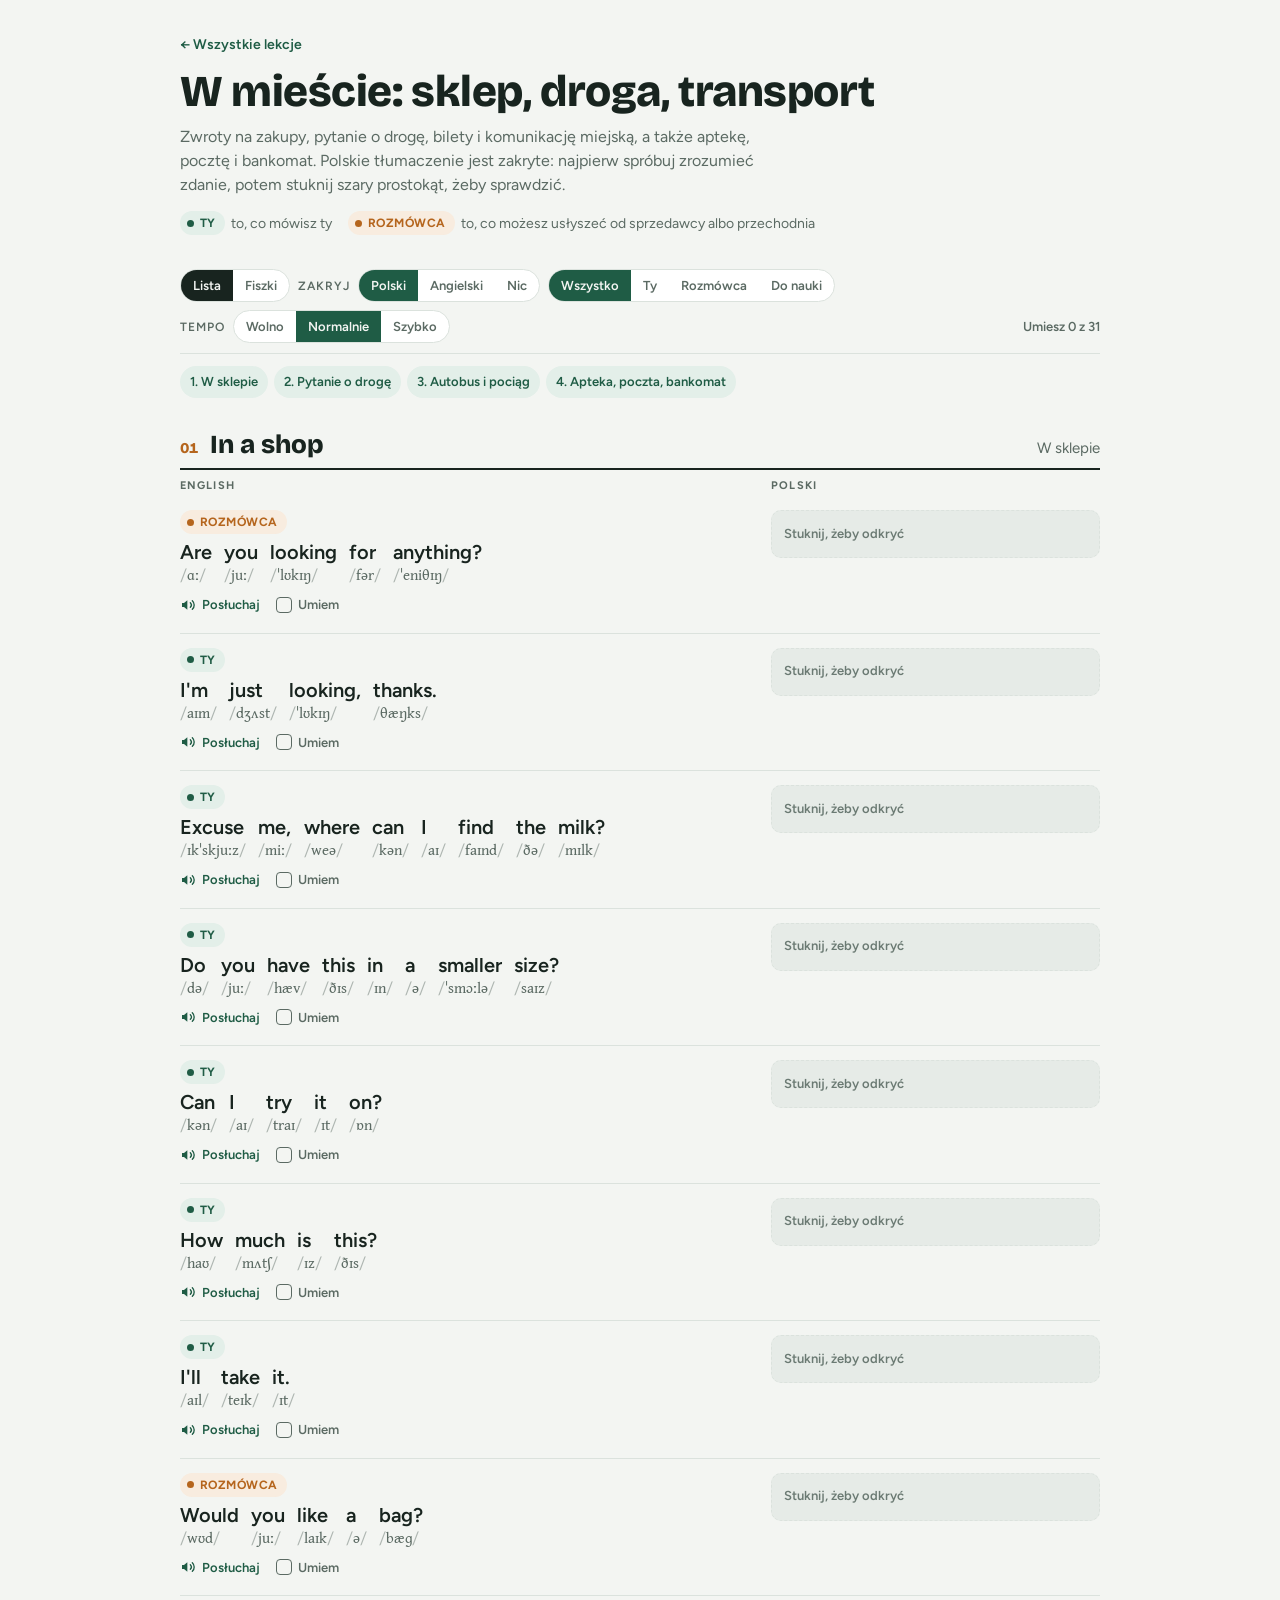
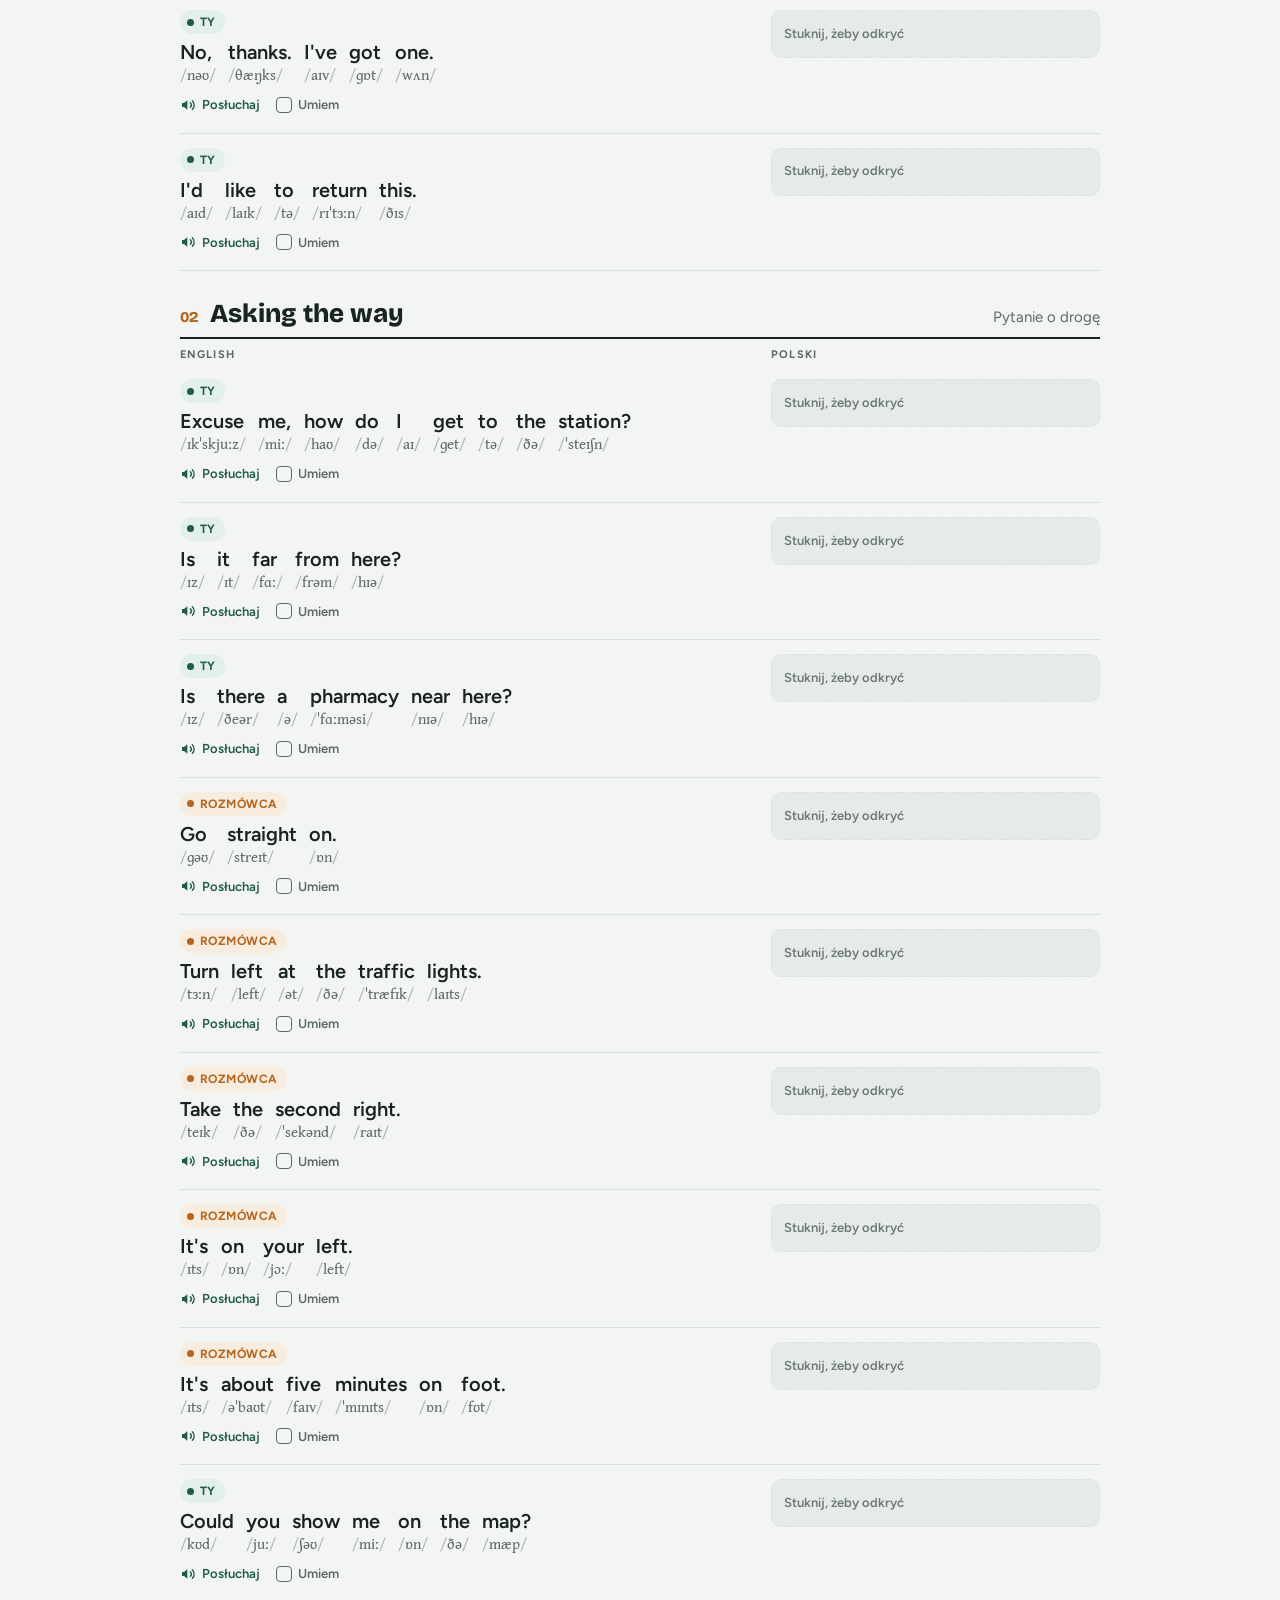
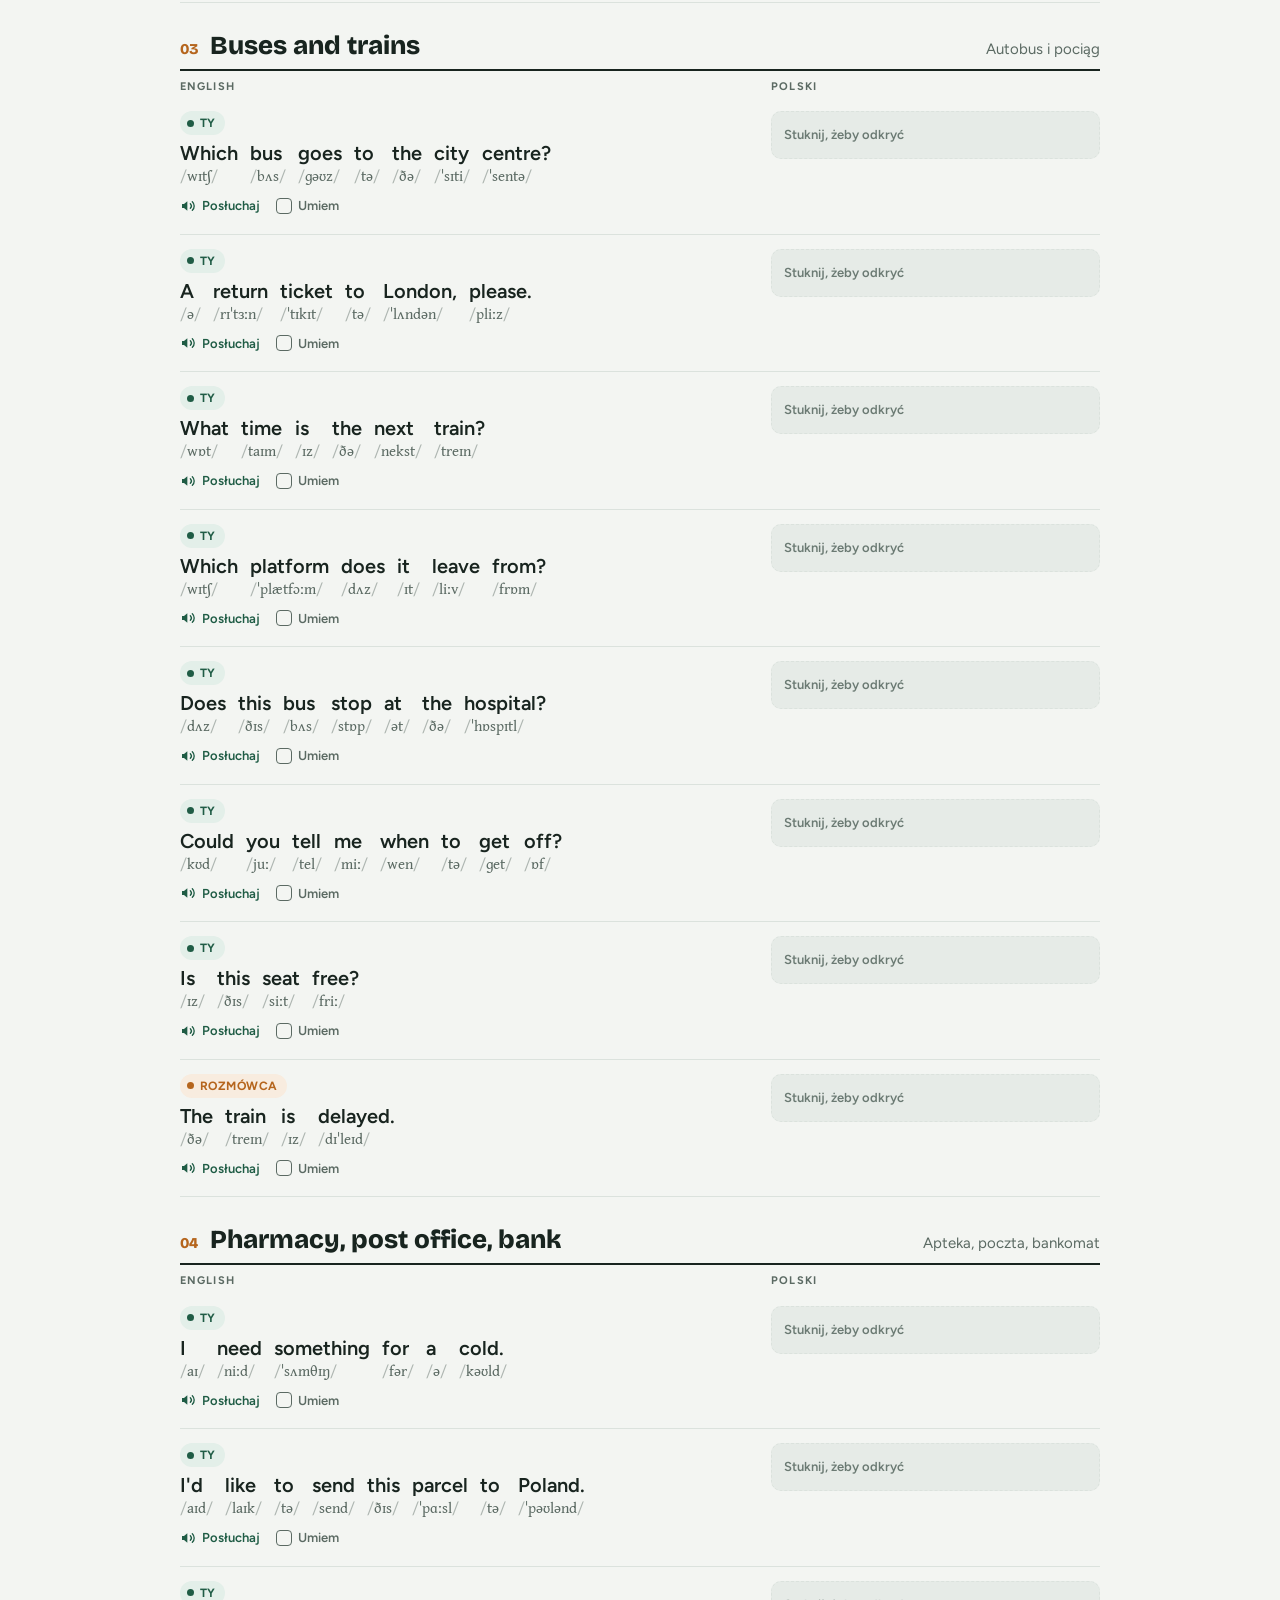
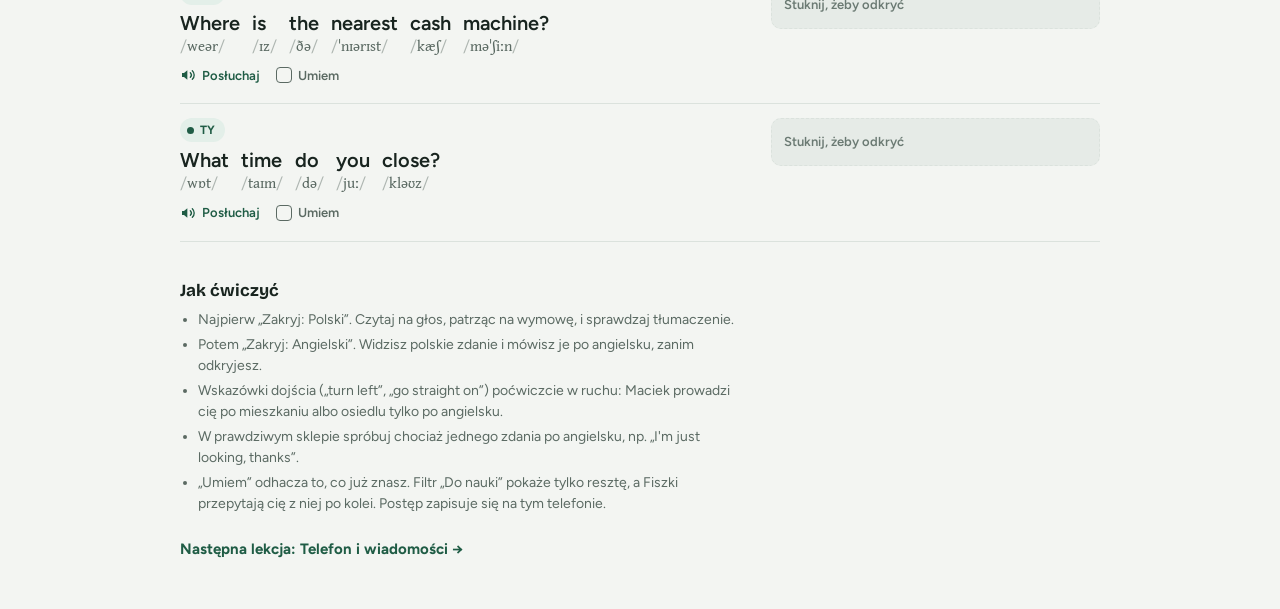
<file: lessons/w-miescie.html>
<!doctype html>
<html lang="pl">
<meta charset="utf-8">
<meta name="viewport" content="width=device-width, initial-scale=1">
<link rel="stylesheet" href="../assets/site.css">
<script src="lessons.js"></script>
<script src="../assets/lesson.js"></script>
<script>
// Phrases: [speaker ("you" or other), English, IPA (one token per English word), Polish, optional note]
lesson({
  type: "phrases",
  intro: "Zwroty na zakupy, pytanie o drogę, bilety i komunikację miejską, a także aptekę, pocztę i bankomat. Polskie tłumaczenie jest zakryte: najpierw spróbuj zrozumieć zdanie, potem stuknij szary prostokąt, żeby sprawdzić.",
  other: "Rozmówca",
  legend: ["to, co mówisz ty", "to, co możesz usłyszeć od sprzedawcy albo przechodnia"],
  tips: [
    "Najpierw „Zakryj: Polski”. Czytaj na głos, patrząc na wymowę, i sprawdzaj tłumaczenie.",
    "Potem „Zakryj: Angielski”. Widzisz polskie zdanie i mówisz je po angielsku, zanim odkryjesz.",
    "Wskazówki dojścia („turn left”, „go straight on”) poćwiczcie w ruchu: Maciek prowadzi cię po mieszkaniu albo osiedlu tylko po angielsku.",
    "W prawdziwym sklepie spróbuj chociaż jednego zdania po angielsku, np. „I'm just looking, thanks”.",
  ],
  stages: [
  { en: "In a shop", pl: "W sklepie", items: [
    ["other", "Are you looking for anything?", "ɑː juː ˈlʊkɪŋ fər ˈeniθɪŋ", "Czegoś pani szuka?"],
    ["you", "I'm just looking, thanks.", "aɪm dʒʌst ˈlʊkɪŋ θæŋks", "Tylko się rozglądam, dziękuję."],
    ["you", "Excuse me, where can I find the milk?", "ɪkˈskjuːz miː weə kən aɪ faɪnd ðə mɪlk", "Przepraszam, gdzie znajdę mleko?"],
    ["you", "Do you have this in a smaller size?", "də juː hæv ðɪs ɪn ə ˈsmɔːlə saɪz", "Czy jest to w mniejszym rozmiarze?"],
    ["you", "Can I try it on?", "kən aɪ traɪ ɪt ɒn", "Mogę przymierzyć?"],
    ["you", "How much is this?", "haʊ mʌtʃ ɪz ðɪs", "Ile to kosztuje?"],
    ["you", "I'll take it.", "aɪl teɪk ɪt", "Wezmę to."],
    ["other", "Would you like a bag?", "wʊd juː laɪk ə bæɡ", "Potrzebuje pani torbę?"],
    ["you", "No, thanks. I've got one.", "nəʊ θæŋks aɪv ɡɒt wʌn", "Nie, dziękuję. Mam swoją."],
    ["you", "I'd like to return this.", "aɪd laɪk tə rɪˈtɜːn ðɪs", "Chciałabym to zwrócić."],
  ]},
  { en: "Asking the way", pl: "Pytanie o drogę", items: [
    ["you", "Excuse me, how do I get to the station?", "ɪkˈskjuːz miː haʊ də aɪ ɡet tə ðə ˈsteɪʃn", "Przepraszam, jak dojść na dworzec?", "Excuse me, żeby zaczepić obcą osobę. Sorry, kiedy przepraszasz."],
    ["you", "Is it far from here?", "ɪz ɪt fɑː frəm hɪə", "Czy to daleko stąd?"],
    ["you", "Is there a pharmacy near here?", "ɪz ðeər ə ˈfɑːməsi nɪə hɪə", "Czy jest tu w pobliżu apteka?"],
    ["other", "Go straight on.", "ɡəʊ streɪt ɒn", "Idź prosto."],
    ["other", "Turn left at the traffic lights.", "tɜːn left ət ðə ˈtræfɪk laɪts", "Na światłach skręć w lewo."],
    ["other", "Take the second right.", "teɪk ðə ˈsekənd raɪt", "Skręć w drugą w prawo."],
    ["other", "It's on your left.", "ɪts ɒn jɔː left", "Jest po lewej stronie."],
    ["other", "It's about five minutes on foot.", "ɪts əˈbaʊt faɪv ˈmɪnɪts ɒn fʊt", "To jakieś pięć minut pieszo."],
    ["you", "Could you show me on the map?", "kʊd juː ʃəʊ miː ɒn ðə mæp", "Może mi pan pokazać na mapie?"],
  ]},
  { en: "Buses and trains", pl: "Autobus i pociąg", items: [
    ["you", "Which bus goes to the city centre?", "wɪtʃ bʌs ɡəʊz tə ðə ˈsɪti ˈsentə", "Który autobus jedzie do centrum?"],
    ["you", "A return ticket to London, please.", "ə rɪˈtɜːn ˈtɪkɪt tə ˈlʌndən pliːz", "Bilet w obie strony do Londynu, poproszę.", "single = w jedną stronę, return = w obie strony."],
    ["you", "What time is the next train?", "wɒt taɪm ɪz ðə nekst treɪn", "O której jest następny pociąg?"],
    ["you", "Which platform does it leave from?", "wɪtʃ ˈplætfɔːm dʌz ɪt liːv frɒm", "Z którego peronu odjeżdża?"],
    ["you", "Does this bus stop at the hospital?", "dʌz ðɪs bʌs stɒp ət ðə ˈhɒspɪtl", "Czy ten autobus zatrzymuje się przy szpitalu?"],
    ["you", "Could you tell me when to get off?", "kʊd juː tel miː wen tə ɡet ɒf", "Powie mi pan, kiedy mam wysiąść?"],
    ["you", "Is this seat free?", "ɪz ðɪs siːt friː", "Czy to miejsce jest wolne?"],
    ["other", "The train is delayed.", "ðə treɪn ɪz dɪˈleɪd", "Pociąg jest opóźniony."],
  ]},
  { en: "Pharmacy, post office, bank", pl: "Apteka, poczta, bankomat", items: [
    ["you", "I need something for a cold.", "aɪ niːd ˈsʌmθɪŋ fər ə kəʊld", "Potrzebuję czegoś na przeziębienie."],
    ["you", "I'd like to send this parcel to Poland.", "aɪd laɪk tə send ðɪs ˈpɑːsl tə ˈpəʊlənd", "Chciałabym wysłać tę paczkę do Polski."],
    ["you", "Where is the nearest cash machine?", "weər ɪz ðə ˈnɪərɪst kæʃ məˈʃiːn", "Gdzie jest najbliższy bankomat?"],
    ["you", "What time do you close?", "wɒt taɪm də juː kləʊz", "O której zamykacie?"],
  ]},
],
});
</script>
</file>
<file: assets/site.css>
/* Shared look for the menu and every lesson. Lessons are built by assets/lesson.js. */
@import url("https://fonts.googleapis.com/css2?family=Bricolage+Grotesque:opsz,wght@12..96,600;12..96,800&family=Figtree:wght@400;500;600;700&family=Gentium+Book+Plus&display=swap");

:root {
  --bg: #f3f5f2; --surface: #ffffff; --ink: #18241f; --muted: #5b6a63; --line: #dbe2dd;
  --green: #1f5c45; --green-soft: #e3efe9; --amber: #b5651d; --amber-soft: #f8ecdf;
  --cover: #e6ebe7; --cover-ink: #6b7a73;
  --f-display: "Bricolage Grotesque", "Figtree", system-ui, sans-serif;
  --f-body: "Figtree", system-ui, -apple-system, "Segoe UI", sans-serif;
  --f-ipa: "Gentium Book Plus", "Charis SIL", "Doulos SIL", "Lucida Sans Unicode", "Arial Unicode MS", serif;
}
@media (prefers-color-scheme: dark) {
  :root:not([data-theme="light"]) {
    --bg: #111814; --surface: #18221d; --ink: #e8efea; --muted: #9db0a6; --line: #2a3832;
    --green: #7fcfa9; --green-soft: #1e3a2e; --amber: #f0a868; --amber-soft: #3a2a1b;
    --cover: #24312b; --cover-ink: #93a69c; color-scheme: dark;
  }
}
:root[data-theme="dark"] {
  --bg: #111814; --surface: #18221d; --ink: #e8efea; --muted: #9db0a6; --line: #2a3832;
  --green: #7fcfa9; --green-soft: #1e3a2e; --amber: #f0a868; --amber-soft: #3a2a1b;
  --cover: #24312b; --cover-ink: #93a69c; color-scheme: dark;
}
* { box-sizing: border-box; }
body {
  margin: 0; background: var(--bg); color: var(--ink); font-family: var(--f-body); font-size: 16px; line-height: 1.5;
  padding-left: max(16px, env(safe-area-inset-left, 0px));
  padding-right: max(16px, env(safe-area-inset-right, 0px));
  padding-block: 0 48px;
}
.wrap { max-width: 920px; margin: 0 auto; }
h1 { font-family: var(--f-display); font-weight: 800; font-size: clamp(28px, 6vw, 44px); line-height: 1.05; margin: 0 0 10px; text-wrap: balance; letter-spacing: -0.01em; }
button:focus-visible, a:focus-visible { outline: 2px solid var(--amber); outline-offset: 2px; }
mark { background: var(--amber-soft); color: var(--amber); border-radius: 4px; padding: 0 2px; font-weight: 700; }

/* ---------- Menu (index.html) ---------- */
.menu .wrap { max-width: 720px; }
.menu header { padding-block: 40px 24px; }
.menu h1 { font-size: clamp(30px, 7vw, 46px); }
.menu header p { margin: 0; color: var(--muted); }
.lessons { list-style: none; margin: 0; padding: 0; display: grid; gap: 12px; }
.lesson-link { display: flex; gap: 16px; align-items: center; padding: 18px; background: var(--surface); border: 1px solid var(--line); border-radius: 16px; color: inherit; text-decoration: none; }
a.lesson-link:hover { border-color: var(--green); }
.lesson-link .num { flex: none; width: 44px; height: 44px; border-radius: 12px; background: var(--green-soft); color: var(--green); display: grid; place-items: center; font: 800 20px/1 var(--f-display); }
.lesson-link .body { min-width: 0; flex: 1; }
.lesson-link h2 { margin: 0 0 2px; font: 600 19px/1.2 var(--f-display); }
.lesson-link p { margin: 0; color: var(--muted); font-size: 14px; }
.lesson-link .done { display: flex; align-items: center; gap: 8px; margin-top: 8px; font-size: 12px; font-weight: 600; color: var(--muted); }
.lesson-link .done .meter { flex: 1; max-width: 160px; margin: 0; height: 6px; }
.lesson-link.soon { opacity: .55; border-style: dashed; background: transparent; }

/* ---------- Lesson header ---------- */
a.home { display: inline-block; margin-bottom: 14px; color: var(--green); font-weight: 600; font-size: 14px; text-decoration: none; }
header.intro { padding-block: 32px 12px; }
.intro p { margin: 0; color: var(--muted); max-width: 62ch; }
.legend { display: flex; flex-wrap: wrap; gap: 8px 16px; margin-top: 14px; font-size: 14px; color: var(--muted); align-items: center; }
.legend span.pair { display: inline-flex; gap: 6px; align-items: center; }

/* ---------- Practice bar ---------- */
.bar {
  position: sticky; top: env(safe-area-inset-top, 0px); z-index: 5;
  background: var(--bg); border-bottom: 1px solid var(--line);
  display: flex; flex-wrap: wrap; gap: 8px; padding-block: 10px; align-items: center; margin-top: 12px;
}
.bar .group { display: inline-flex; align-items: center; gap: 6px; }
.bar .label { font-size: 12px; text-transform: uppercase; letter-spacing: 0.08em; color: var(--muted); font-weight: 600; margin-right: 2px; }
.seg { display: inline-flex; border: 1px solid var(--line); border-radius: 999px; overflow: hidden; background: var(--surface); }
.seg button { border: 0; background: transparent; color: var(--muted); font: 600 13px/1 var(--f-body); padding: 9px 12px; cursor: pointer; }
.seg button[aria-pressed="true"] { background: var(--green); color: var(--bg); }
.seg.view button[aria-pressed="true"] { background: var(--ink); }
.seg button:hover { filter: brightness(0.97); }
.progress { margin-left: auto; font-size: 13px; color: var(--muted); font-weight: 600; }
.view-cards .list-only, .view-list .cards-only { display: none !important; }

nav.steps { display: flex; gap: 6px; overflow-x: auto; padding-block: 12px 4px; scrollbar-width: thin; }
nav.steps a { flex: none; text-decoration: none; color: var(--green); font-size: 13px; font-weight: 600; padding: 6px 10px; border-radius: 999px; background: var(--green-soft); }

/* ---------- Stages ---------- */
section.stage { margin-top: 28px; }
section.stage[hidden] { display: none; }
.stage-head { display: flex; align-items: baseline; gap: 12px; padding-bottom: 8px; border-bottom: 2px solid var(--ink); }
.stage-head .n { font-family: var(--f-display); font-weight: 800; font-size: 15px; color: var(--amber); font-variant-numeric: tabular-nums; }
.stage-head h2 { font-family: var(--f-display); font-weight: 800; font-size: clamp(20px, 4vw, 26px); margin: 0; line-height: 1.15; }
.stage-head .side { color: var(--muted); font-size: 15px; margin-left: auto; text-align: right; }
.tip { margin: 10px 0 0; color: var(--muted); font-size: 15px; max-width: 70ch; }
.colhead { display: grid; gap: 16px; font-size: 11px; text-transform: uppercase; letter-spacing: 0.1em; color: var(--muted); font-weight: 700; padding-block: 8px 2px; }
.colhead small { display: block; text-transform: none; letter-spacing: 0; font-weight: 500; font-size: 12px; }

/* ---------- Shared bits of a row ---------- */
.item { display: grid; gap: 16px; padding-block: 14px; border-bottom: 1px solid var(--line); align-items: start; }
.item[hidden] { display: none !important; }
.tools { display: inline-flex; flex-wrap: wrap; gap: 4px 16px; align-items: center; }
.say, .know { display: inline-flex; align-items: center; gap: 6px; border: 0; background: none; color: var(--green); font: 600 13px/1 var(--f-body); cursor: pointer; padding: 6px 0; white-space: nowrap; }
.say svg { width: 16px; height: 16px; }
.no-tts .say { display: none; }
.know { color: var(--muted); }
.know[aria-pressed="true"] { color: var(--green); }
.know::before { content: ""; width: 14px; height: 14px; border-radius: 4px; border: 1.5px solid currentColor; display: inline-block; }
.know[aria-pressed="true"]::before { background: currentColor; box-shadow: inset 0 0 0 2px var(--bg); }

/* Words with IPA underneath */
.w { display: inline-flex; flex-direction: column; align-items: flex-start; }
.w b, .f b { font-weight: 600; font-size: 20px; line-height: 1.25; }
.w i, .f i { font-style: normal; font-family: var(--f-ipa); font-size: 15px; color: var(--muted); line-height: 1.3; }
.w i { white-space: nowrap; }
.w i::before, .f i::before { content: "/"; opacity: .45; }
.w i::after, .f i::after { content: "/"; opacity: .45; }

/* Tap-to-reveal Polish */
.reveal { width: 100%; text-align: left; border: 1px dashed transparent; border-radius: 10px; padding: 10px 12px; background: transparent; color: var(--ink); font: 500 17px/1.4 var(--f-body); min-height: 48px; cursor: default; }
.reveal .txt { display: block; }
.reveal .hint { display: none; font-size: 13px; font-weight: 600; color: var(--cover-ink); }
.reveal .note { display: block; font-size: 13px; color: var(--muted); font-weight: 400; margin-top: 4px; }
.m-pl .reveal { cursor: pointer; }
.m-pl .item:not(.pl-open) .reveal { background: var(--cover); border-color: var(--line); }
.m-pl .item:not(.pl-open) .reveal .txt { display: none; }
.m-pl .item:not(.pl-open) .reveal .hint { display: block; }
.cover-btn { display: none; border: 1px dashed var(--line); background: var(--cover); color: var(--cover-ink); border-radius: 10px; padding: 10px 12px; font: 600 13px/1.3 var(--f-body); cursor: pointer; text-align: left; }

/* ---------- Phrase rows ---------- */
.phrase, .phrases .colhead { grid-template-columns: minmax(0, 1.75fr) minmax(0, 1fr); }
.phrase .en { min-width: 0; display: flex; flex-direction: column; gap: 6px; }
.phrase .pl-cell { min-width: 0; }
.who { display: inline-flex; align-items: center; gap: 6px; font-size: 12px; font-weight: 700; letter-spacing: 0.04em; text-transform: uppercase; padding: 3px 9px 3px 7px; border-radius: 999px; width: fit-content; }
.who::before { content: ""; width: 7px; height: 7px; border-radius: 50%; background: currentColor; }
.who.you { color: var(--green); background: var(--green-soft); }
.who.other { color: var(--amber); background: var(--amber-soft); }
.line { display: flex; flex-wrap: wrap; gap: 4px 12px; align-items: flex-start; }
.phrase .cover-btn { min-height: 48px; }
.m-en .phrase:not(.en-open) .cover-btn { display: block; }
.m-en .phrase:not(.en-open) .line, .m-en .phrase:not(.en-open) .say { display: none; }

/* ---------- Verb rows ---------- */
.verb, .verbs .colhead { grid-template-columns: minmax(0, 1.7fr) minmax(0, 1fr); gap: 6px 16px; }
.verbs .colhead .fh { display: grid; grid-template-columns: repeat(3, minmax(0, 1fr)); gap: 8px; }
.forms { position: relative; display: grid; grid-template-columns: repeat(3, minmax(0, 1fr)); gap: 8px; }
.f { min-width: 0; display: flex; flex-direction: column; }
.f b, .f i { overflow-wrap: anywhere; }
.star { color: var(--amber); font-size: 13px; margin-left: 4px; vertical-align: 2px; }
.verb .meta { min-width: 0; }
.verb .reveal { padding: 8px 12px; font-size: 17px; line-height: 1.35; min-height: 44px; }
.verb .cover-btn { position: absolute; top: 0; bottom: 0; right: 0; left: calc((100% - 16px) / 3 + 8px); padding: 8px 12px; }
.m-en .verb .cover-btn { left: 0; }
.m-forms .verb:not(.en-open) .f2, .m-forms .verb:not(.en-open) .f3, .m-en .verb:not(.en-open) .f { visibility: hidden; }
.m-forms .verb:not(.en-open) .cover-btn, .m-en .verb:not(.en-open) .cover-btn { display: block; }
.m-forms .verb:not(.en-open) > .ex .ex-en, .m-en .verb:not(.en-open) > .ex .ex-en { display: none; }
.m-pl .verb:not(.pl-open) > .ex .ex-pl { visibility: hidden; }
.ex { grid-column: 1 / -1; display: flex; flex-wrap: wrap; align-items: baseline; gap: 2px 12px; font-size: 15px; }
.ex-en { font-weight: 500; }
.ex-pl { color: var(--muted); }
.ex .tools { margin-left: auto; }
details.more { grid-column: 1 / -1; }
details.more summary { cursor: pointer; color: var(--green); font: 600 13px/1.4 var(--f-body); padding: 4px 0; width: fit-content; }
.tenses { margin-top: 6px; border: 1px solid var(--line); border-radius: 12px; background: var(--surface); text-align: left; }
.t { display: grid; grid-template-columns: 180px minmax(0, 1fr); gap: 2px 14px; padding: 10px 12px; border-top: 1px solid var(--line); }
.t:first-child { border-top: 0; }
.tn b { display: block; font-size: 13px; font-weight: 700; }
.tn small { color: var(--muted); font-size: 12px; }
.ts { display: flex; flex-wrap: wrap; gap: 0 8px; align-items: baseline; font-size: 15px; }
.ts .ex-pl { flex-basis: 100%; }
.ts .none { color: var(--muted); font-style: italic; font-size: 14px; }
.ts .say { padding: 0 4px; }

/* Extra explanation boxes a lesson can add above the bar */
.explain { display: grid; grid-template-columns: repeat(auto-fit, minmax(260px, 1fr)); gap: 12px; margin-block: 8px; }
.box { background: var(--surface); border: 1px solid var(--line); border-radius: 14px; padding: 14px 16px; }
.box h3 { font-family: var(--f-display); font-size: 16px; margin: 0 0 8px; }
.box ol, .box ul { margin: 0; padding-left: 20px; display: grid; gap: 6px; font-size: 15px; }
.box .en-ex { font-weight: 600; }
.box.warn { background: var(--amber-soft); border-color: transparent; }
.box.warn h3 { color: var(--amber); }
.box .bad { text-decoration: line-through; color: var(--muted); }
details.guide { margin-top: 12px; }
details.guide > summary { cursor: pointer; font: 800 18px/1.3 var(--f-display); padding: 6px 0; width: fit-content; }
details.guide > summary small { font: 500 14px var(--f-body); color: var(--muted); margin-left: 6px; }
.tense-grid { display: grid; grid-template-columns: repeat(auto-fill, minmax(270px, 1fr)); gap: 12px; margin-top: 8px; }
.tc { background: var(--surface); border: 1px solid var(--line); border-radius: 14px; padding: 14px 16px; font-size: 15px; }
.tc.bonus { border-style: dashed; }
.tc h3 { font-family: var(--f-display); font-size: 17px; margin: 0; }
.tc h3 small { font: 600 12px var(--f-body); color: var(--muted); }
.tc .when { margin: 4px 0 8px; }
.tc dl { margin: 0; display: grid; grid-template-columns: auto 1fr; gap: 2px 10px; font-size: 14px; }
.tc dt { color: var(--muted); }
.tc dd { margin: 0; }
.tc .ex1 { margin: 10px 0 0; padding-top: 8px; border-top: 1px solid var(--line); }
.tc .ex1 .pl { display: block; color: var(--muted); font-size: 14px; }
.tc .warn { margin: 8px 0 0; font-size: 13px; color: var(--amber); font-weight: 600; }

/* ---------- Flashcards ---------- */
.cards { padding-block: 20px; }
.card { max-width: 560px; margin: 0 auto; background: var(--surface); border: 1px solid var(--line); border-radius: 20px; padding: 24px 20px; text-align: center; }
.card .k { font-size: 12px; text-transform: uppercase; letter-spacing: .1em; color: var(--muted); font-weight: 700; }
.card .who { margin: 0 auto 10px; }
.card .meaning { font-family: var(--f-display); font-weight: 800; font-size: clamp(26px, 6vw, 36px); line-height: 1.1; margin: 8px 0 18px; text-wrap: balance; }
.card .line { justify-content: center; margin: 8px 0 4px; }
.card .w b { font-size: 24px; }
.card .forms { text-align: left; max-width: 420px; margin: 0 auto; }
.card .f b { font-size: 24px; }
.card .slot { border: 1px dashed var(--line); background: var(--cover); border-radius: 10px; min-height: 56px; }
.card .ask { color: var(--muted); margin: 16px 0 0; }
.card .ex { justify-content: center; margin-top: 18px; text-align: center; }
.card .answer { font: 500 20px/1.35 var(--f-body); margin-top: 16px; }
.card .note { color: var(--muted); font-size: 14px; margin-top: 8px; }
.card-actions { display: flex; gap: 10px; justify-content: center; margin-top: 22px; flex-wrap: wrap; }
.big { font: 700 16px/1 var(--f-body); padding: 14px 22px; border-radius: 999px; border: 1px solid var(--line); background: var(--surface); color: var(--ink); cursor: pointer; min-width: 140px; }
.big.primary { background: var(--green); border-color: var(--green); color: var(--bg); }
.big.again { background: var(--amber-soft); border-color: transparent; color: var(--amber); }
.meter { max-width: 560px; margin: 0 auto 14px; height: 8px; border-radius: 999px; background: var(--line); overflow: hidden; }
.meter span { display: block; height: 100%; background: var(--green); width: 0; transition: width .3s; }
.cards .count { max-width: 560px; margin: 0 auto 8px; display: flex; justify-content: space-between; font-size: 13px; color: var(--muted); font-weight: 600; }
.keys { text-align: center; color: var(--muted); font-size: 12px; margin-top: 12px; }
@media (hover: none) { .keys { display: none; } }

/* ---------- Footer ---------- */
footer { margin-top: 36px; color: var(--muted); font-size: 14px; max-width: 62ch; }
footer h3 { font-family: var(--f-display); color: var(--ink); font-size: 17px; margin: 0 0 6px; }
footer ul { margin: 0; padding-left: 18px; display: grid; gap: 4px; }
a.next { display: inline-block; margin-top: 24px; color: var(--green); font-weight: 700; font-size: 15px; text-decoration: none; }

/* ---------- Phone ---------- */
@media (max-width: 640px) {
  .bar { position: static; }
  .progress { margin-left: 0; width: 100%; }
  .stage-head { flex-wrap: wrap; }
  .stage-head .side { margin-left: 0; width: 100%; text-align: left; }
  .w b, .f b { font-size: 18px; }
  .w i, .f i { font-size: 14px; }
  .reveal { font-size: 15px; padding: 8px 10px; }
  .phrase, .phrases .colhead { grid-template-columns: minmax(0, 1.4fr) minmax(0, 1fr); gap: 10px; }
  .verb { grid-template-columns: minmax(0, 1fr); gap: 6px; }
  .verbs .colhead { grid-template-columns: minmax(0, 1fr); }
  .verbs .colhead > span:last-child { display: none; }
  .verb .reveal { font-size: 15px; padding: 6px 10px; min-height: 40px; }
  .ex .tools { margin-left: 0; }
  .t { grid-template-columns: minmax(0, 1fr); }
}
@media (prefers-reduced-motion: no-preference) {
  .item.pl-open .reveal .txt, .item.en-open .line, .item.en-open .f, .card .revealed { animation: fade .18s ease-out; }
  @keyframes fade { from { opacity: 0; } to { opacity: 1; } }
}
</file>
